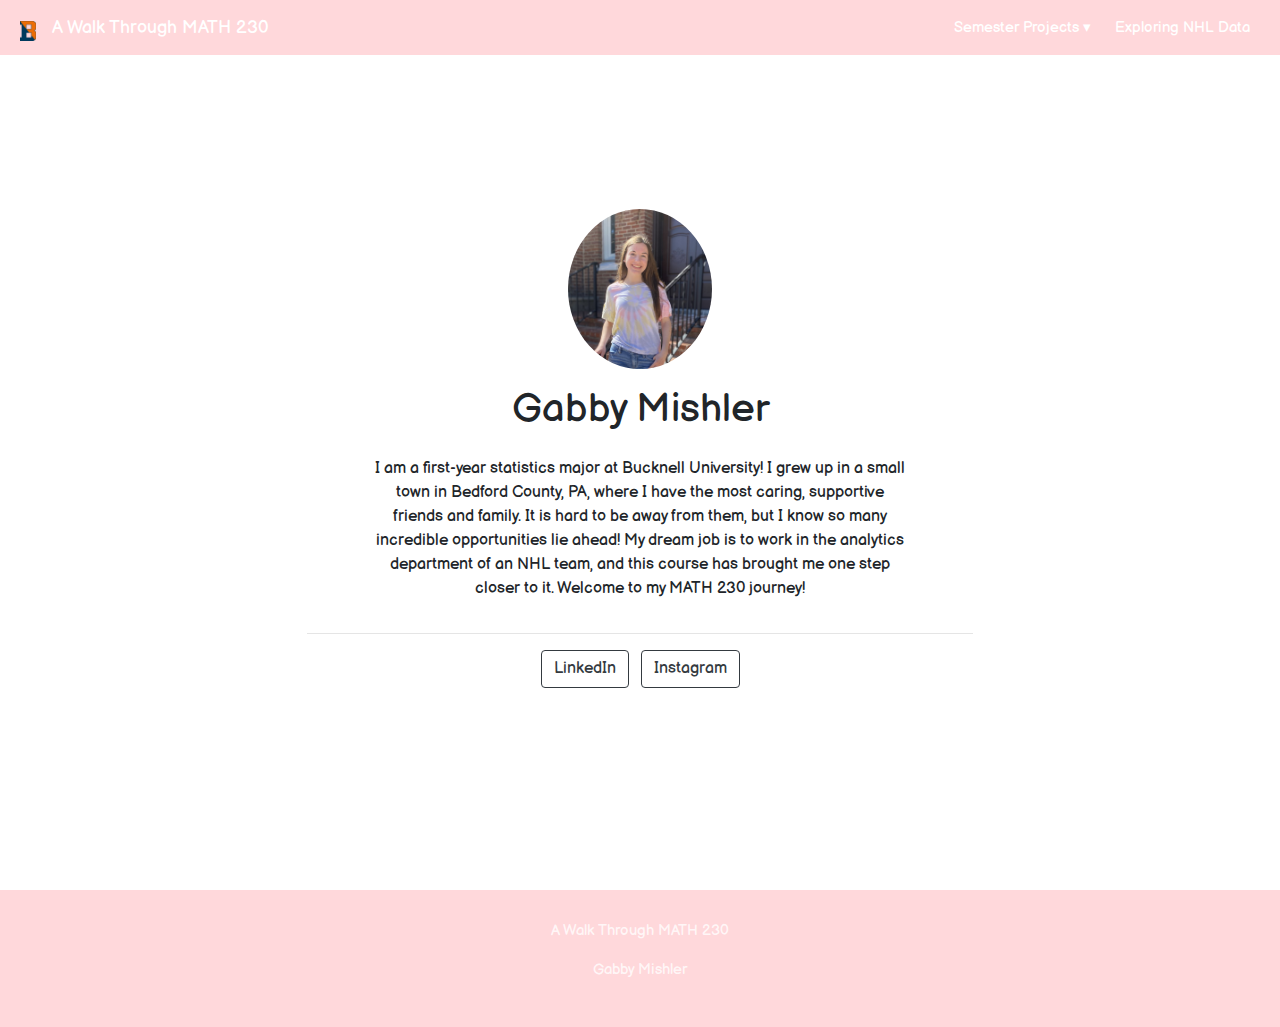
<file: GabbyMishler_Website/docs/index.html>
<!doctype html>
<html lang="en">
  <head>
    <!-- Required meta tags -->
    <meta charset="utf-8">
    <meta name="viewport" content="width=device-width, initial-scale=1, shrink-to-fit=no">

    <!-- Bootstrap CSS -->
    <link rel="stylesheet" href="https://stackpath.bootstrapcdn.com/bootstrap/4.5.0/css/bootstrap.min.css">

    <title>Gabby Mishler</title>

    
          <!--radix_placeholder_navigation_in_header-->
          <meta name="distill:offset" content=""/>

          <script type="application/javascript">

            window.headroom_prevent_pin = false;

            window.document.addEventListener("DOMContentLoaded", function (event) {

              // initialize headroom for banner
              var header = $('header').get(0);
              var headerHeight = header.offsetHeight;
              var headroom = new Headroom(header, {
                tolerance: 5,
                onPin : function() {
                  if (window.headroom_prevent_pin) {
                    window.headroom_prevent_pin = false;
                    headroom.unpin();
                  }
                }
              });
              headroom.init();
              if(window.location.hash)
                headroom.unpin();
              $(header).addClass('headroom--transition');

              // offset scroll location for banner on hash change
              // (see: https://github.com/WickyNilliams/headroom.js/issues/38)
              window.addEventListener("hashchange", function(event) {
                window.scrollTo(0, window.pageYOffset - (headerHeight + 25));
              });

              // responsive menu
              $('.distill-site-header').each(function(i, val) {
                var topnav = $(this);
                var toggle = topnav.find('.nav-toggle');
                toggle.on('click', function() {
                  topnav.toggleClass('responsive');
                });
              });

              // nav dropdowns
              $('.nav-dropbtn').click(function(e) {
                $(this).next('.nav-dropdown-content').toggleClass('nav-dropdown-active');
                $(this).parent().siblings('.nav-dropdown')
                   .children('.nav-dropdown-content').removeClass('nav-dropdown-active');
              });
              $("body").click(function(e){
                $('.nav-dropdown-content').removeClass('nav-dropdown-active');
              });
              $(".nav-dropdown").click(function(e){
                e.stopPropagation();
              });
            });
          </script>

          <style type="text/css">

          /* Theme (user-documented overrideables for nav appearance) */

          .distill-site-nav {
            color: rgba(255, 255, 255, 0.8);
            background-color: #0F2E3D;
            font-size: 15px;
            font-weight: 300;
          }

          .distill-site-nav a {
            color: inherit;
            text-decoration: none;
          }

          .distill-site-nav a:hover {
            color: white;
          }

          @media print {
            .distill-site-nav {
              display: none;
            }
          }

          .distill-site-header {

          }

          .distill-site-footer {

          }


          /* Site Header */

          .distill-site-header {
            width: 100%;
            box-sizing: border-box;
            z-index: 3;
          }

          .distill-site-header .nav-left {
            display: inline-block;
            margin-left: 8px;
          }

          @media screen and (max-width: 768px) {
            .distill-site-header .nav-left {
              margin-left: 0;
            }
          }


          .distill-site-header .nav-right {
            float: right;
            margin-right: 8px;
          }

          .distill-site-header a,
          .distill-site-header .title {
            display: inline-block;
            text-align: center;
            padding: 14px 10px 14px 10px;
          }

          .distill-site-header .title {
            font-size: 18px;
            min-width: 150px;
          }

          .distill-site-header .logo {
            padding: 0;
          }

          .distill-site-header .logo img {
            display: none;
            max-height: 20px;
            width: auto;
            margin-bottom: -4px;
          }

          .distill-site-header .nav-image img {
            max-height: 18px;
            width: auto;
            display: inline-block;
            margin-bottom: -3px;
          }



          @media screen and (min-width: 1000px) {
            .distill-site-header .logo img {
              display: inline-block;
            }
            .distill-site-header .nav-left {
              margin-left: 20px;
            }
            .distill-site-header .nav-right {
              margin-right: 20px;
            }
            .distill-site-header .title {
              padding-left: 12px;
            }
          }


          .distill-site-header .nav-toggle {
            display: none;
          }

          .nav-dropdown {
            display: inline-block;
            position: relative;
          }

          .nav-dropdown .nav-dropbtn {
            border: none;
            outline: none;
            color: rgba(255, 255, 255, 0.8);
            padding: 16px 10px;
            background-color: transparent;
            font-family: inherit;
            font-size: inherit;
            font-weight: inherit;
            margin: 0;
            margin-top: 1px;
            z-index: 2;
          }

          .nav-dropdown-content {
            display: none;
            position: absolute;
            background-color: white;
            min-width: 200px;
            border: 1px solid rgba(0,0,0,0.15);
            border-radius: 4px;
            box-shadow: 0px 8px 16px 0px rgba(0,0,0,0.1);
            z-index: 1;
            margin-top: 2px;
            white-space: nowrap;
            padding-top: 4px;
            padding-bottom: 4px;
          }

          .nav-dropdown-content hr {
            margin-top: 4px;
            margin-bottom: 4px;
            border: none;
            border-bottom: 1px solid rgba(0, 0, 0, 0.1);
          }

          .nav-dropdown-active {
            display: block;
          }

          .nav-dropdown-content a, .nav-dropdown-content .nav-dropdown-header {
            color: black;
            padding: 6px 24px;
            text-decoration: none;
            display: block;
            text-align: left;
          }

          .nav-dropdown-content .nav-dropdown-header {
            display: block;
            padding: 5px 24px;
            padding-bottom: 0;
            text-transform: uppercase;
            font-size: 14px;
            color: #999999;
            white-space: nowrap;
          }

          .nav-dropdown:hover .nav-dropbtn {
            color: white;
          }

          .nav-dropdown-content a:hover {
            background-color: #ddd;
            color: black;
          }

          .nav-right .nav-dropdown-content {
            margin-left: -45%;
            right: 0;
          }

          @media screen and (max-width: 768px) {
            .distill-site-header a, .distill-site-header .nav-dropdown  {display: none;}
            .distill-site-header a.nav-toggle {
              float: right;
              display: block;
            }
            .distill-site-header .title {
              margin-left: 0;
            }
            .distill-site-header .nav-right {
              margin-right: 0;
            }
            .distill-site-header {
              overflow: hidden;
            }
            .nav-right .nav-dropdown-content {
              margin-left: 0;
            }
          }


          @media screen and (max-width: 768px) {
            .distill-site-header.responsive {position: relative; min-height: 500px; }
            .distill-site-header.responsive a.nav-toggle {
              position: absolute;
              right: 0;
              top: 0;
            }
            .distill-site-header.responsive a,
            .distill-site-header.responsive .nav-dropdown {
              display: block;
              text-align: left;
            }
            .distill-site-header.responsive .nav-left,
            .distill-site-header.responsive .nav-right {
              width: 100%;
            }
            .distill-site-header.responsive .nav-dropdown {float: none;}
            .distill-site-header.responsive .nav-dropdown-content {position: relative;}
            .distill-site-header.responsive .nav-dropdown .nav-dropbtn {
              display: block;
              width: 100%;
              text-align: left;
            }
          }

          /* Site Footer */

          .distill-site-footer {
            width: 100%;
            overflow: hidden;
            box-sizing: border-box;
            z-index: 3;
            margin-top: 30px;
            padding-top: 30px;
            padding-bottom: 30px;
            text-align: center;
          }

          /* Headroom */

          d-title {
            padding-top: 6rem;
          }

          @media print {
            d-title {
              padding-top: 4rem;
            }
          }

          .headroom {
            z-index: 1000;
            position: fixed;
            top: 0;
            left: 0;
            right: 0;
          }

          .headroom--transition {
            transition: all .4s ease-in-out;
          }

          .headroom--unpinned {
            top: -100px;
          }

          .headroom--pinned {
            top: 0;
          }

          /* adjust viewport for navbar height */
          /* helps vertically center bootstrap (non-distill) content */
          .min-vh-100 {
            min-height: calc(100vh - 100px) !important;
          }

          </style>

          <script src="site_libs/jquery-3.6.0/jquery-3.6.0.min.js"></script>
          <link href="site_libs/font-awesome-5.1.0/css/all.css" rel="stylesheet"/>
          <link href="site_libs/font-awesome-5.1.0/css/v4-shims.css" rel="stylesheet"/>
          <script src="site_libs/headroom-0.9.4/headroom.min.js"></script>
          <script src="site_libs/autocomplete-0.37.1/autocomplete.min.js"></script>
          <script src="site_libs/fuse-6.4.1/fuse.min.js"></script>

          <script type="application/javascript">

          function getMeta(metaName) {
            var metas = document.getElementsByTagName('meta');
            for (let i = 0; i < metas.length; i++) {
              if (metas[i].getAttribute('name') === metaName) {
                return metas[i].getAttribute('content');
              }
            }
            return '';
          }

          function offsetURL(url) {
            var offset = getMeta('distill:offset');
            return offset ? offset + '/' + url : url;
          }

          function createFuseIndex() {

            // create fuse index
            var options = {
              keys: [
                { name: 'title', weight: 20 },
                { name: 'categories', weight: 15 },
                { name: 'description', weight: 10 },
                { name: 'contents', weight: 5 },
              ],
              ignoreLocation: true,
              threshold: 0
            };
            var fuse = new window.Fuse([], options);

            // fetch the main search.json
            return fetch(offsetURL('search.json'))
              .then(function(response) {
                if (response.status == 200) {
                  return response.json().then(function(json) {
                    // index main articles
                    json.articles.forEach(function(article) {
                      fuse.add(article);
                    });
                    // download collections and index their articles
                    return Promise.all(json.collections.map(function(collection) {
                      return fetch(offsetURL(collection)).then(function(response) {
                        if (response.status === 200) {
                          return response.json().then(function(articles) {
                            articles.forEach(function(article) {
                              fuse.add(article);
                            });
                          })
                        } else {
                          return Promise.reject(
                            new Error('Unexpected status from search index request: ' +
                                      response.status)
                          );
                        }
                      });
                    })).then(function() {
                      return fuse;
                    });
                  });

                } else {
                  return Promise.reject(
                    new Error('Unexpected status from search index request: ' +
                                response.status)
                  );
                }
              });
          }

          window.document.addEventListener("DOMContentLoaded", function (event) {

            // get search element (bail if we don't have one)
            var searchEl = window.document.getElementById('distill-search');
            if (!searchEl)
              return;

            createFuseIndex()
              .then(function(fuse) {

                // make search box visible
                searchEl.classList.remove('hidden');

                // initialize autocomplete
                var options = {
                  autoselect: true,
                  hint: false,
                  minLength: 2,
                };
                window.autocomplete(searchEl, options, [{
                  source: function(query, callback) {
                    const searchOptions = {
                      isCaseSensitive: false,
                      shouldSort: true,
                      minMatchCharLength: 2,
                      limit: 10,
                    };
                    var results = fuse.search(query, searchOptions);
                    callback(results
                      .map(function(result) { return result.item; })
                    );
                  },
                  templates: {
                    suggestion: function(suggestion) {
                      var img = suggestion.preview && Object.keys(suggestion.preview).length > 0
                        ? `<img src="${offsetURL(suggestion.preview)}"</img>`
                        : '';
                      var html = `
                        <div class="search-item">
                          <h3>${suggestion.title}</h3>
                          <div class="search-item-description">
                            ${suggestion.description || ''}
                          </div>
                          <div class="search-item-preview">
                            ${img}
                          </div>
                        </div>
                      `;
                      return html;
                    }
                  }
                }]).on('autocomplete:selected', function(event, suggestion) {
                  window.location.href = offsetURL(suggestion.path);
                });
                // remove inline display style on autocompleter (we want to
                // manage responsive display via css)
                $('.algolia-autocomplete').css("display", "");
              })
              .catch(function(error) {
                console.log(error);
              });

          });

          </script>

          <style type="text/css">

          .nav-search {
            font-size: x-small;
          }

          /* Algolioa Autocomplete */

          .algolia-autocomplete {
            display: inline-block;
            margin-left: 10px;
            vertical-align: sub;
            background-color: white;
            color: black;
            padding: 6px;
            padding-top: 8px;
            padding-bottom: 0;
            border-radius: 6px;
            border: 1px #0F2E3D solid;
            width: 180px;
          }


          @media screen and (max-width: 768px) {
            .distill-site-nav .algolia-autocomplete {
              display: none;
              visibility: hidden;
            }
            .distill-site-nav.responsive .algolia-autocomplete {
              display: inline-block;
              visibility: visible;
            }
            .distill-site-nav.responsive .algolia-autocomplete .aa-dropdown-menu {
              margin-left: 0;
              width: 400px;
              max-height: 400px;
            }
          }

          .algolia-autocomplete .aa-input, .algolia-autocomplete .aa-hint {
            width: 90%;
            outline: none;
            border: none;
          }

          .algolia-autocomplete .aa-hint {
            color: #999;
          }
          .algolia-autocomplete .aa-dropdown-menu {
            width: 550px;
            max-height: 70vh;
            overflow-x: visible;
            overflow-y: scroll;
            padding: 5px;
            margin-top: 3px;
            margin-left: -150px;
            background-color: #fff;
            border-radius: 5px;
            border: 1px solid #999;
            border-top: none;
          }

          .algolia-autocomplete .aa-dropdown-menu .aa-suggestion {
            cursor: pointer;
            padding: 5px 4px;
            border-bottom: 1px solid #eee;
          }

          .algolia-autocomplete .aa-dropdown-menu .aa-suggestion:last-of-type {
            border-bottom: none;
            margin-bottom: 2px;
          }

          .algolia-autocomplete .aa-dropdown-menu .aa-suggestion .search-item {
            overflow: hidden;
            font-size: 0.8em;
            line-height: 1.4em;
          }

          .algolia-autocomplete .aa-dropdown-menu .aa-suggestion .search-item h3 {
            font-size: 1rem;
            margin-block-start: 0;
            margin-block-end: 5px;
          }

          .algolia-autocomplete .aa-dropdown-menu .aa-suggestion .search-item-description {
            display: inline-block;
            overflow: hidden;
            height: 2.8em;
            width: 80%;
            margin-right: 4%;
          }

          .algolia-autocomplete .aa-dropdown-menu .aa-suggestion .search-item-preview {
            display: inline-block;
            width: 15%;
          }

          .algolia-autocomplete .aa-dropdown-menu .aa-suggestion .search-item-preview img {
            height: 3em;
            width: auto;
            display: none;
          }

          .algolia-autocomplete .aa-dropdown-menu .aa-suggestion .search-item-preview img[src] {
            display: initial;
          }

          .algolia-autocomplete .aa-dropdown-menu .aa-suggestion.aa-cursor {
            background-color: #eee;
          }
          .algolia-autocomplete .aa-dropdown-menu .aa-suggestion em {
            font-weight: bold;
            font-style: normal;
          }

          </style>


          <!--/radix_placeholder_navigation_in_header-->
          <!--radix_placeholder_site_in_header-->
          <!--/radix_placeholder_site_in_header-->
          
          <style type="text/css">
          body {
            padding-top: 60px;
          }
          </style>
          <style type="text/css">
          /* base variables */

          /* Edit the CSS properties in this file to create a custom
             Distill theme. Only edit values in the right column
             for each row; values shown are the CSS defaults.
             To return any property to the default,
             you may set its value to: unset
             All rows must end with a semi-colon.                      */

          /* Optional: embed custom fonts here with `@import`          */
          /* This must remain at the top of this file.                 */



          html {
            /*-- Main font sizes --*/
            --title-size:      50px;
            --body-size:       1.06rem;
            --code-size:       14px;
            --aside-size:      12px;
            --fig-cap-size:    13px;
            /*-- Main font colors --*/
            --title-color:     #000000;
            --header-color:    rgba(0, 0, 0, 0.8);
            --body-color:      rgba(0, 0, 0, 0.8);
            --aside-color:     rgba(0, 0, 0, 0.6);
            --fig-cap-color:   rgba(0, 0, 0, 0.6);
            /*-- Specify custom fonts ~~~ must be imported above   --*/
            --heading-font:    sans-serif;
            --mono-font:       monospace;
            --body-font:       sans-serif;
            --navbar-font:     sans-serif;  /* websites + blogs only */
          }

          /*-- ARTICLE METADATA --*/
          d-byline {
            --heading-size:    0.6rem;
            --heading-color:   rgba(0, 0, 0, 0.5);
            --body-size:       0.8rem;
            --body-color:      rgba(0, 0, 0, 0.8);
          }

          /*-- ARTICLE TABLE OF CONTENTS --*/
          .d-contents {
            --heading-size:    18px;
            --contents-size:   13px;
          }

          /*-- ARTICLE APPENDIX --*/
          d-appendix {
            --heading-size:    15px;
            --heading-color:   rgba(0, 0, 0, 0.65);
            --text-size:       0.8em;
            --text-color:      rgba(0, 0, 0, 0.5);
          }

          /*-- WEBSITE HEADER + FOOTER --*/
          /* These properties only apply to Distill sites and blogs  */

          .distill-site-header {
            --title-size:       18px;
            --text-color:       rgba(255, 255, 255, 0.8);
            --text-size:        15px;
            --hover-color:      white;
            --bkgd-color:       #0F2E3D;
          }

          .distill-site-footer {
            --text-color:       rgba(255, 255, 255, 0.8);
            --text-size:        15px;
            --hover-color:      white;
            --bkgd-color:       #0F2E3D;
          }

          /*-- Additional custom styles --*/
          /* Add any additional CSS rules below                      */
          </style>
          <style type="text/css">
          /* base variables */

          /* Edit the CSS properties in this file to create a custom
             Distill theme. Only edit values in the right column
             for each row; values shown are the CSS defaults.
             To return any property to the default,
             you may set its value to: unset
             All rows must end with a semi-colon.                      */

          /* Optional: embed custom fonts here with `@import`          */
          /* This must remain at the top of this file.                 */

          @import url('https://fonts.googleapis.com/css2?family=Balsamiq+Sans&family=Poppins:wght@200&display=swap');

          html {
            /*-- Main font sizes --*/
            --title-size:      50px;
            --body-size:       1.06rem;
            --code-size:       14px;
            --aside-size:      12px;
            --fig-cap-size:    13px;
            /*-- Main font colors --*/
            --title-color:     #000000;
            --header-color:    rgba(0, 0, 0, 0.8);
            --body-color:      rgba(0, 0, 0, 0.8);
            --aside-color:     rgba(0, 0, 0, 0.6);
            --fig-cap-color:   rgba(0, 0, 0, 0.6);
            /*-- Specify custom fonts ~~~ must be imported above   --*/
            --heading-font:    "Balsamiq Sans", cursive;
            --mono-font:       "Balsamiq Sans", cursive;
            --body-font:       "Balsamiq Sans", cursive;
            --navbar-font:     "Balsamiq Sans", cursive;
          }

          /*-- ARTICLE METADATA --*/
          d-byline {
            --heading-size:    0.6rem;
            --heading-color:   rgba(0, 0, 0, 0.5);
            --body-size:       0.8rem;
            --body-color:      rgba(0, 0, 0, 0.8);
          }

          /*-- ARTICLE TABLE OF CONTENTS --*/
          .d-contents {
            --heading-size:    18px;
            --contents-size:   13px;
          }

          /*-- ARTICLE APPENDIX --*/
          d-appendix {
            --heading-size:    15px;
            --heading-color:   rgba(0, 0, 0, 0.65);
            --text-size:       0.8em;
            --text-color:      rgba(0, 0, 0, 0.5);
          }

          /*-- WEBSITE HEADER + FOOTER --*/
          /* These properties only apply to Distill sites and blogs  */

          .distill-site-header {
            --title-size:       18px;    
            --text-color:       white; 
            --text-size:        15px;
            --hover-color:      midnightblue; 
            --bkgd-color:       #ffd8db; 
          }

          .distill-site-footer {
            --text-color:       rgba(255, 255, 255, 0.8);
            --text-size:        15px;
            --hover-color:      midnightblue;
            --bkgd-color:       #ffd8db;
            --line-height:      12px;
          }

          /*-- Additional custom styles --*/
          /* Add any additional CSS rules below                      */
          </style>
          <style type="text/css">
          /* base style */

          /* FONT FAMILIES */

          :root {
            --heading-default: -apple-system, BlinkMacSystemFont, "Segoe UI", Roboto, Oxygen, Ubuntu, Cantarell, "Fira Sans", "Droid Sans", "Helvetica Neue", Arial, sans-serif;
            --mono-default: Consolas, Monaco, 'Andale Mono', 'Ubuntu Mono', monospace;
            --body-default: -apple-system, BlinkMacSystemFont, "Segoe UI", Roboto, Oxygen, Ubuntu, Cantarell, "Fira Sans", "Droid Sans", "Helvetica Neue", Arial, sans-serif;
          }

          body,
          .posts-list .post-preview p,
          .posts-list .description p {
            font-family: var(--body-font), var(--body-default);
          }

          h1, h2, h3, h4, h5, h6,
          .posts-list .post-preview h2,
          .posts-list .description h2 {
            font-family: var(--heading-font), var(--heading-default);
          }

          d-article div.sourceCode code,
          d-article pre code {
            font-family: var(--mono-font), var(--mono-default);
          }


          /*-- TITLE --*/
          d-title h1,
          .posts-list > h1 {
            color: var(--title-color, black);
          }

          d-title h1 {
            font-size: var(--title-size, 50px);
          }

          /*-- HEADERS --*/
          d-article h1,
          d-article h2,
          d-article h3,
          d-article h4,
          d-article h5,
          d-article h6 {
            color: var(--header-color, rgba(0, 0, 0, 0.8));
          }

          /*-- BODY --*/
          d-article > p,  /* only text inside of <p> tags */
          d-article > ul, /* lists */
          d-article > ol {
            color: var(--body-color, rgba(0, 0, 0, 0.8));
            font-size: var(--body-size, 1.06rem);
          }


          /*-- CODE --*/
          d-article div.sourceCode code,
          d-article pre code {
            font-size: var(--code-size, 14px);
          }

          /*-- ASIDE --*/
          d-article aside {
            font-size: var(--aside-size, 12px);
            color: var(--aside-color, rgba(0, 0, 0, 0.6));
          }

          /*-- FIGURE CAPTIONS --*/
          figure .caption,
          figure figcaption,
          .figure .caption {
            font-size: var(--fig-cap-size, 13px);
            color: var(--fig-cap-color, rgba(0, 0, 0, 0.6));
          }

          /*-- METADATA --*/
          d-byline h3 {
            font-size: var(--heading-size, 0.6rem);
            color: var(--heading-color, rgba(0, 0, 0, 0.5));
          }

          d-byline {
            font-size: var(--body-size, 0.8rem);
            color: var(--body-color, rgba(0, 0, 0, 0.8));
          }

          d-byline a,
          d-article d-byline a {
            color: var(--body-color, rgba(0, 0, 0, 0.8));
          }

          /*-- TABLE OF CONTENTS --*/
          .d-contents nav h3 {
            font-size: var(--heading-size, 18px);
          }

          .d-contents nav a {
            font-size: var(--contents-size, 13px);
          }

          /*-- APPENDIX --*/
          d-appendix h3 {
            font-size: var(--heading-size, 15px);
            color: var(--heading-color, rgba(0, 0, 0, 0.65));
          }

          d-appendix {
            font-size: var(--text-size, 0.8em);
            color: var(--text-color, rgba(0, 0, 0, 0.5));
          }

          d-appendix d-footnote-list a.footnote-backlink {
            color: var(--text-color, rgba(0, 0, 0, 0.5));
          }

          /*-- WEBSITE HEADER + FOOTER --*/
          .distill-site-header .title {
            font-size: var(--title-size, 18px);
            font-family: var(--navbar-font), var(--heading-default);
          }

          .distill-site-header a,
          .nav-dropdown .nav-dropbtn {
            font-family: var(--navbar-font), var(--heading-default);
          }

          .nav-dropdown .nav-dropbtn {
            color: var(--text-color, rgba(255, 255, 255, 0.8));
            font-size: var(--text-size, 15px);
          }

          .distill-site-header a:hover,
          .nav-dropdown:hover .nav-dropbtn {
            color: var(--hover-color, white);
          }

          .distill-site-header {
            font-size: var(--text-size, 15px);
            color: var(--text-color, rgba(255, 255, 255, 0.8));
            background-color: var(--bkgd-color, #0F2E3D);
          }

          .distill-site-footer {
            font-size: var(--text-size, 15px);
            color: var(--text-color, rgba(255, 255, 255, 0.8));
            background-color: var(--bkgd-color, #0F2E3D);
          }

          .distill-site-footer a:hover {
            color: var(--hover-color, white);
          }</style>
          <script src="C:\Users\gabby\OneDrive\Documents\R\win-library\4.1\rmarkdown\rmd\h\pandoc\header-attrs.js"></script>
    
    
  </head>
  <body>

          <!--radix_placeholder_navigation_before_body-->
          <header class="header header--fixed" role="banner">
          <nav class="distill-site-nav distill-site-header">
          <div class="nav-left">
          <a class="logo">
          <img src="Bucknell Logo.png" alt="Logo"/>
          </a>
          <a href="index.html" class="title">A Walk Through MATH 230</a>
          </div>
          <div class="nav-right">
          <div class="nav-dropdown">
          <button class="nav-dropbtn">
          Semester Projects
           
          <span class="down-arrow">&#x25BE;</span>
          </button>
          <div class="nav-dropdown-content">
          <a href="Generative-Art.html">Generative Art</a>
          <a href="GG-Side.html">GGSide Extension</a>
          <a href="Personal-Favorites.html">Personal Favorites</a>
          <a href="Shiny-Application.html">Shiny Application</a>
          </div>
          </div>
          <a href="NHL-Stats.html">Exploring NHL Data</a>
          <a href="javascript:void(0);" class="nav-toggle">&#9776;</a>
          </div>
          </nav>
          </header>
          <!--/radix_placeholder_navigation_before_body-->
          <!--radix_placeholder_site_before_body-->
          <!--/radix_placeholder_site_before_body-->
    
    <div class="container min-vh-100">
      <div class="row min-vh-100 justify-content-center align-items-center">
        <div class="col-12 text-center">
          <img src="gabby.png" style="height:10rem" class="rounded-circle">
          <div class="mt-3">
            <h1>Gabby Mishler</h1>
          </div>
          <div class="row justify-content-center align-items-center">
            <div class="col-6 mt-3 text-center d-none d-sm-block">
              <p>I am a first-year statistics major at Bucknell
              University! I grew up in a small town in Bedford County,
              PA, where I have the most caring, supportive friends and
              family. It is hard to be away from them, but I know so
              many incredible opportunities lie ahead! My dream job is
              to work in the analytics department of an NHL team, and
              this course has brought me one step closer to it. Welcome
              to my MATH 230 journey!</p>
            </div>
            <div class="col-11 mt-3 text-center d-block d-sm-none">
              <p>I am a first-year statistics major at Bucknell
              University! I grew up in a small town in Bedford County,
              PA, where I have the most caring, supportive friends and
              family. It is hard to be away from them, but I know so
              many incredible opportunities lie ahead! My dream job is
              to work in the analytics department of an NHL team, and
              this course has brought me one step closer to it. Welcome
              to my MATH 230 journey!</p>
            </div>
          </div>

          <hr style="width:60%;"/>

          <div class="row justify-content-center align-items-center">
            <div class="col-8 text-center d-none d-sm-block">
              <ul class="list-inline">
                                <li class="list-inline-item">
                  <a href=https://www.linkedin.com/in/gabby-mishler-523a39232>
                    <button type="button" class="btn btn-outline-dark mb-2">
                      LinkedIn
                    </button>
                  </a>
                </li>
                                <li class="list-inline-item">
                  <a href=https://www.instagram.com/gabbymishler58/>
                    <button type="button" class="btn btn-outline-dark mb-2">
                      Instagram
                    </button>
                  </a>
                </li>
                              </ul>
            </div>
          </div>

          <div class="row justify-content-center align-items-center">
            <div class="col-8 m-1 text-center d-block d-sm-none">
              <div class="list-group">
                                <a href=https://www.linkedin.com/in/gabby-mishler-523a39232>
                  <button type="button" class="list-group-item list-group-item-action my-1 rounded">
                    LinkedIn
                  </button>
                </a>
                                <a href=https://www.instagram.com/gabbymishler58/>
                  <button type="button" class="list-group-item list-group-item-action my-1 rounded">
                    Instagram
                  </button>
                </a>
                              </div>
            </div>
          </div>
        </div>
      </div>
    </div>

    <!-- Optional JavaScript -->
    <!-- jQuery first, then Popper.js, then Bootstrap JS -->
    <script src="https://code.jquery.com/jquery-3.5.1.slim.min.js" integrity="sha384-DfXdz2htPH0lsSSs5nCTpuj/zy4C+OGpamoFVy38MVBnE+IbbVYUew+OrCXaRkfj" crossorigin="anonymous"></script>
    <script src="https://cdn.jsdelivr.net/npm/popper.js@1.16.0/dist/umd/popper.min.js" integrity="sha384-Q6E9RHvbIyZFJoft+2mJbHaEWldlvI9IOYy5n3zV9zzTtmI3UksdQRVvoxMfooAo" crossorigin="anonymous"></script>
    <script src="https://stackpath.bootstrapcdn.com/bootstrap/4.5.0/js/bootstrap.min.js" integrity="sha384-OgVRvuATP1z7JjHLkuOU7Xw704+h835Lr+6QL9UvYjZE3Ipu6Tp75j7Bh/kR0JKI" crossorigin="anonymous"></script>

          <!--radix_placeholder_site_after_body-->
          <!--/radix_placeholder_site_after_body-->
          <!--radix_placeholder_navigation_after_body-->
          <div class="distill-site-nav distill-site-footer">
          <p>A Walk Through MATH 230</p>
          <p>Gabby Mishler</p>
          </div>
          <!--/radix_placeholder_navigation_after_body-->

    
  </body>
</html>
</file>
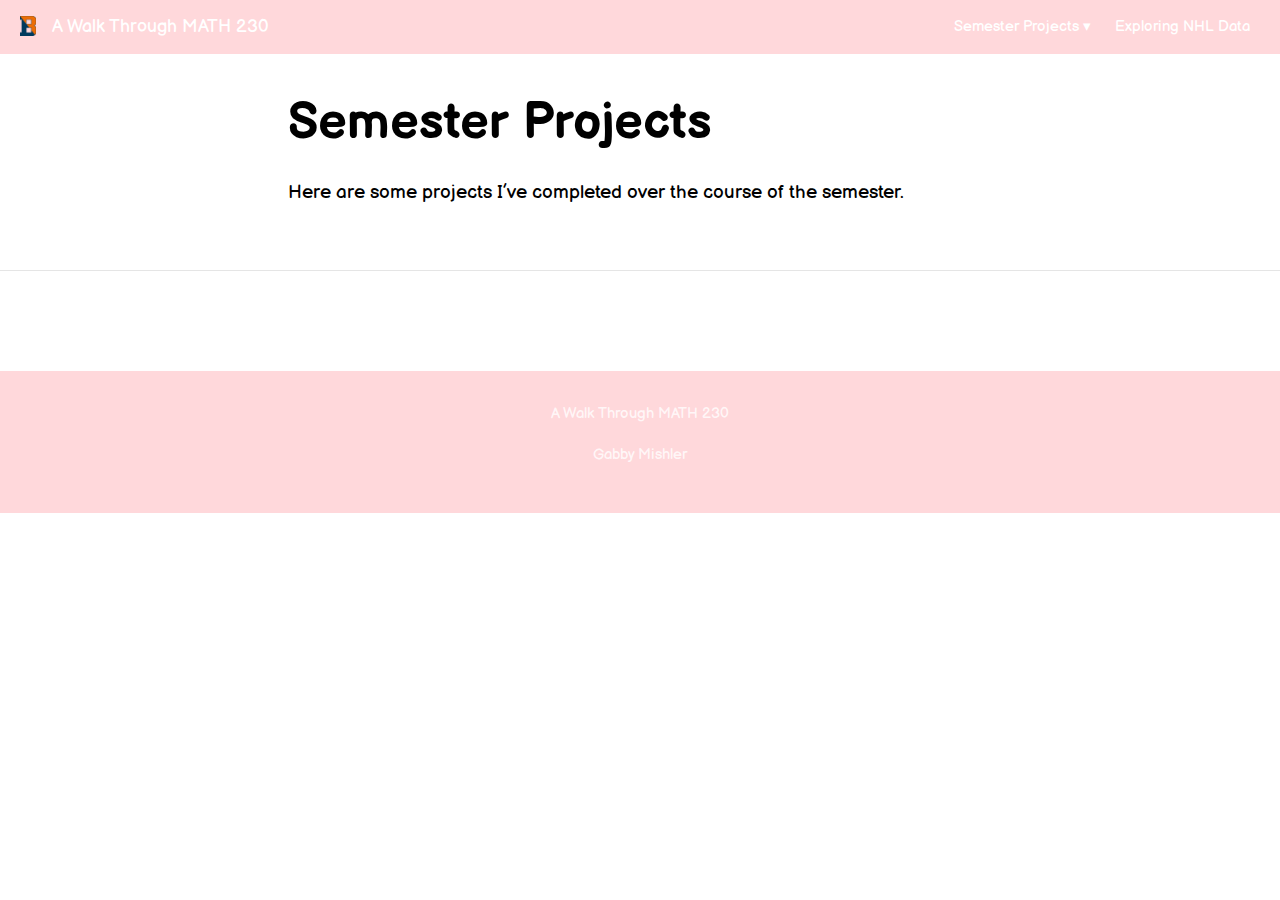
<file: GabbyMishler_Website/docs/about.html>
<!DOCTYPE html>

<html xmlns="http://www.w3.org/1999/xhtml" lang="" xml:lang="">

<head>
  <meta charset="utf-8"/>
  <meta name="viewport" content="width=device-width, initial-scale=1"/>
  <meta http-equiv="X-UA-Compatible" content="IE=Edge,chrome=1"/>
  <meta name="generator" content="distill" />

  <style type="text/css">
  /* Hide doc at startup (prevent jankiness while JS renders/transforms) */
  body {
    visibility: hidden;
  }
  </style>

 <!--radix_placeholder_import_source-->
 <!--/radix_placeholder_import_source-->

<style type="text/css">code{white-space: pre;}</style>
<style type="text/css" data-origin="pandoc">
pre > code.sourceCode { white-space: pre; position: relative; }
pre > code.sourceCode > span { display: inline-block; line-height: 1.25; }
pre > code.sourceCode > span:empty { height: 1.2em; }
.sourceCode { overflow: visible; }
code.sourceCode > span { color: inherit; text-decoration: inherit; }
div.sourceCode { margin: 1em 0; }
pre.sourceCode { margin: 0; }
@media screen {
div.sourceCode { overflow: auto; }
}
@media print {
pre > code.sourceCode { white-space: pre-wrap; }
pre > code.sourceCode > span { text-indent: -5em; padding-left: 5em; }
}
pre.numberSource code
  { counter-reset: source-line 0; }
pre.numberSource code > span
  { position: relative; left: -4em; counter-increment: source-line; }
pre.numberSource code > span > a:first-child::before
  { content: counter(source-line);
    position: relative; left: -1em; text-align: right; vertical-align: baseline;
    border: none; display: inline-block;
    -webkit-touch-callout: none; -webkit-user-select: none;
    -khtml-user-select: none; -moz-user-select: none;
    -ms-user-select: none; user-select: none;
    padding: 0 4px; width: 4em;
    color: #aaaaaa;
  }
pre.numberSource { margin-left: 3em; border-left: 1px solid #aaaaaa;  padding-left: 4px; }
div.sourceCode
  {   }
@media screen {
pre > code.sourceCode > span > a:first-child::before { text-decoration: underline; }
}
code span.al { color: #ad0000; } /* Alert */
code span.an { color: #5e5e5e; } /* Annotation */
code span.at { } /* Attribute */
code span.bn { color: #ad0000; } /* BaseN */
code span.bu { } /* BuiltIn */
code span.cf { color: #007ba5; } /* ControlFlow */
code span.ch { color: #20794d; } /* Char */
code span.cn { color: #8f5902; } /* Constant */
code span.co { color: #5e5e5e; } /* Comment */
code span.cv { color: #5e5e5e; font-style: italic; } /* CommentVar */
code span.do { color: #5e5e5e; font-style: italic; } /* Documentation */
code span.dt { color: #ad0000; } /* DataType */
code span.dv { color: #ad0000; } /* DecVal */
code span.er { color: #ad0000; } /* Error */
code span.ex { } /* Extension */
code span.fl { color: #ad0000; } /* Float */
code span.fu { color: #4758ab; } /* Function */
code span.im { } /* Import */
code span.in { color: #5e5e5e; } /* Information */
code span.kw { color: #007ba5; } /* Keyword */
code span.op { color: #5e5e5e; } /* Operator */
code span.ot { color: #007ba5; } /* Other */
code span.pp { color: #ad0000; } /* Preprocessor */
code span.sc { color: #5e5e5e; } /* SpecialChar */
code span.ss { color: #20794d; } /* SpecialString */
code span.st { color: #20794d; } /* String */
code span.va { color: #111111; } /* Variable */
code span.vs { color: #20794d; } /* VerbatimString */
code span.wa { color: #5e5e5e; font-style: italic; } /* Warning */
</style>


  <!--radix_placeholder_meta_tags-->
  <title>A Walk Through MATH 230: Semester Projects</title>

  <meta property="description" itemprop="description" content="Here are some projects I&#39;ve completed over the course of the semester."/>



  <!--  https://developers.facebook.com/docs/sharing/webmasters#markup -->
  <meta property="og:title" content="A Walk Through MATH 230: Semester Projects"/>
  <meta property="og:type" content="article"/>
  <meta property="og:description" content="Here are some projects I&#39;ve completed over the course of the semester."/>
  <meta property="og:locale" content="en_US"/>
  <meta property="og:site_name" content="A Walk Through MATH 230"/>

  <!--  https://dev.twitter.com/cards/types/summary -->
  <meta property="twitter:card" content="summary"/>
  <meta property="twitter:title" content="A Walk Through MATH 230: Semester Projects"/>
  <meta property="twitter:description" content="Here are some projects I&#39;ve completed over the course of the semester."/>

  <!--/radix_placeholder_meta_tags-->
  <!--radix_placeholder_rmarkdown_metadata-->

  <script type="text/json" id="radix-rmarkdown-metadata">
  {"type":"list","attributes":{"names":{"type":"character","attributes":{},"value":["title","description"]}},"value":[{"type":"character","attributes":{},"value":["Semester Projects"]},{"type":"character","attributes":{},"value":["Here are some projects I've completed over the course of the semester."]}]}
  </script>
  <!--/radix_placeholder_rmarkdown_metadata-->
  <!--radix_placeholder_navigation_in_header-->
  <meta name="distill:offset" content=""/>

  <script type="application/javascript">

    window.headroom_prevent_pin = false;

    window.document.addEventListener("DOMContentLoaded", function (event) {

      // initialize headroom for banner
      var header = $('header').get(0);
      var headerHeight = header.offsetHeight;
      var headroom = new Headroom(header, {
        tolerance: 5,
        onPin : function() {
          if (window.headroom_prevent_pin) {
            window.headroom_prevent_pin = false;
            headroom.unpin();
          }
        }
      });
      headroom.init();
      if(window.location.hash)
        headroom.unpin();
      $(header).addClass('headroom--transition');

      // offset scroll location for banner on hash change
      // (see: https://github.com/WickyNilliams/headroom.js/issues/38)
      window.addEventListener("hashchange", function(event) {
        window.scrollTo(0, window.pageYOffset - (headerHeight + 25));
      });

      // responsive menu
      $('.distill-site-header').each(function(i, val) {
        var topnav = $(this);
        var toggle = topnav.find('.nav-toggle');
        toggle.on('click', function() {
          topnav.toggleClass('responsive');
        });
      });

      // nav dropdowns
      $('.nav-dropbtn').click(function(e) {
        $(this).next('.nav-dropdown-content').toggleClass('nav-dropdown-active');
        $(this).parent().siblings('.nav-dropdown')
           .children('.nav-dropdown-content').removeClass('nav-dropdown-active');
      });
      $("body").click(function(e){
        $('.nav-dropdown-content').removeClass('nav-dropdown-active');
      });
      $(".nav-dropdown").click(function(e){
        e.stopPropagation();
      });
    });
  </script>

  <style type="text/css">

  /* Theme (user-documented overrideables for nav appearance) */

  .distill-site-nav {
    color: rgba(255, 255, 255, 0.8);
    background-color: #0F2E3D;
    font-size: 15px;
    font-weight: 300;
  }

  .distill-site-nav a {
    color: inherit;
    text-decoration: none;
  }

  .distill-site-nav a:hover {
    color: white;
  }

  @media print {
    .distill-site-nav {
      display: none;
    }
  }

  .distill-site-header {

  }

  .distill-site-footer {

  }


  /* Site Header */

  .distill-site-header {
    width: 100%;
    box-sizing: border-box;
    z-index: 3;
  }

  .distill-site-header .nav-left {
    display: inline-block;
    margin-left: 8px;
  }

  @media screen and (max-width: 768px) {
    .distill-site-header .nav-left {
      margin-left: 0;
    }
  }


  .distill-site-header .nav-right {
    float: right;
    margin-right: 8px;
  }

  .distill-site-header a,
  .distill-site-header .title {
    display: inline-block;
    text-align: center;
    padding: 14px 10px 14px 10px;
  }

  .distill-site-header .title {
    font-size: 18px;
    min-width: 150px;
  }

  .distill-site-header .logo {
    padding: 0;
  }

  .distill-site-header .logo img {
    display: none;
    max-height: 20px;
    width: auto;
    margin-bottom: -4px;
  }

  .distill-site-header .nav-image img {
    max-height: 18px;
    width: auto;
    display: inline-block;
    margin-bottom: -3px;
  }



  @media screen and (min-width: 1000px) {
    .distill-site-header .logo img {
      display: inline-block;
    }
    .distill-site-header .nav-left {
      margin-left: 20px;
    }
    .distill-site-header .nav-right {
      margin-right: 20px;
    }
    .distill-site-header .title {
      padding-left: 12px;
    }
  }


  .distill-site-header .nav-toggle {
    display: none;
  }

  .nav-dropdown {
    display: inline-block;
    position: relative;
  }

  .nav-dropdown .nav-dropbtn {
    border: none;
    outline: none;
    color: rgba(255, 255, 255, 0.8);
    padding: 16px 10px;
    background-color: transparent;
    font-family: inherit;
    font-size: inherit;
    font-weight: inherit;
    margin: 0;
    margin-top: 1px;
    z-index: 2;
  }

  .nav-dropdown-content {
    display: none;
    position: absolute;
    background-color: white;
    min-width: 200px;
    border: 1px solid rgba(0,0,0,0.15);
    border-radius: 4px;
    box-shadow: 0px 8px 16px 0px rgba(0,0,0,0.1);
    z-index: 1;
    margin-top: 2px;
    white-space: nowrap;
    padding-top: 4px;
    padding-bottom: 4px;
  }

  .nav-dropdown-content hr {
    margin-top: 4px;
    margin-bottom: 4px;
    border: none;
    border-bottom: 1px solid rgba(0, 0, 0, 0.1);
  }

  .nav-dropdown-active {
    display: block;
  }

  .nav-dropdown-content a, .nav-dropdown-content .nav-dropdown-header {
    color: black;
    padding: 6px 24px;
    text-decoration: none;
    display: block;
    text-align: left;
  }

  .nav-dropdown-content .nav-dropdown-header {
    display: block;
    padding: 5px 24px;
    padding-bottom: 0;
    text-transform: uppercase;
    font-size: 14px;
    color: #999999;
    white-space: nowrap;
  }

  .nav-dropdown:hover .nav-dropbtn {
    color: white;
  }

  .nav-dropdown-content a:hover {
    background-color: #ddd;
    color: black;
  }

  .nav-right .nav-dropdown-content {
    margin-left: -45%;
    right: 0;
  }

  @media screen and (max-width: 768px) {
    .distill-site-header a, .distill-site-header .nav-dropdown  {display: none;}
    .distill-site-header a.nav-toggle {
      float: right;
      display: block;
    }
    .distill-site-header .title {
      margin-left: 0;
    }
    .distill-site-header .nav-right {
      margin-right: 0;
    }
    .distill-site-header {
      overflow: hidden;
    }
    .nav-right .nav-dropdown-content {
      margin-left: 0;
    }
  }


  @media screen and (max-width: 768px) {
    .distill-site-header.responsive {position: relative; min-height: 500px; }
    .distill-site-header.responsive a.nav-toggle {
      position: absolute;
      right: 0;
      top: 0;
    }
    .distill-site-header.responsive a,
    .distill-site-header.responsive .nav-dropdown {
      display: block;
      text-align: left;
    }
    .distill-site-header.responsive .nav-left,
    .distill-site-header.responsive .nav-right {
      width: 100%;
    }
    .distill-site-header.responsive .nav-dropdown {float: none;}
    .distill-site-header.responsive .nav-dropdown-content {position: relative;}
    .distill-site-header.responsive .nav-dropdown .nav-dropbtn {
      display: block;
      width: 100%;
      text-align: left;
    }
  }

  /* Site Footer */

  .distill-site-footer {
    width: 100%;
    overflow: hidden;
    box-sizing: border-box;
    z-index: 3;
    margin-top: 30px;
    padding-top: 30px;
    padding-bottom: 30px;
    text-align: center;
  }

  /* Headroom */

  d-title {
    padding-top: 6rem;
  }

  @media print {
    d-title {
      padding-top: 4rem;
    }
  }

  .headroom {
    z-index: 1000;
    position: fixed;
    top: 0;
    left: 0;
    right: 0;
  }

  .headroom--transition {
    transition: all .4s ease-in-out;
  }

  .headroom--unpinned {
    top: -100px;
  }

  .headroom--pinned {
    top: 0;
  }

  /* adjust viewport for navbar height */
  /* helps vertically center bootstrap (non-distill) content */
  .min-vh-100 {
    min-height: calc(100vh - 100px) !important;
  }

  </style>

  <script src="site_libs/jquery-3.6.0/jquery-3.6.0.min.js"></script>
  <link href="site_libs/font-awesome-5.1.0/css/all.css" rel="stylesheet"/>
  <link href="site_libs/font-awesome-5.1.0/css/v4-shims.css" rel="stylesheet"/>
  <script src="site_libs/headroom-0.9.4/headroom.min.js"></script>
  <script src="site_libs/autocomplete-0.37.1/autocomplete.min.js"></script>
  <script src="site_libs/fuse-6.4.1/fuse.min.js"></script>

  <script type="application/javascript">

  function getMeta(metaName) {
    var metas = document.getElementsByTagName('meta');
    for (let i = 0; i < metas.length; i++) {
      if (metas[i].getAttribute('name') === metaName) {
        return metas[i].getAttribute('content');
      }
    }
    return '';
  }

  function offsetURL(url) {
    var offset = getMeta('distill:offset');
    return offset ? offset + '/' + url : url;
  }

  function createFuseIndex() {

    // create fuse index
    var options = {
      keys: [
        { name: 'title', weight: 20 },
        { name: 'categories', weight: 15 },
        { name: 'description', weight: 10 },
        { name: 'contents', weight: 5 },
      ],
      ignoreLocation: true,
      threshold: 0
    };
    var fuse = new window.Fuse([], options);

    // fetch the main search.json
    return fetch(offsetURL('search.json'))
      .then(function(response) {
        if (response.status == 200) {
          return response.json().then(function(json) {
            // index main articles
            json.articles.forEach(function(article) {
              fuse.add(article);
            });
            // download collections and index their articles
            return Promise.all(json.collections.map(function(collection) {
              return fetch(offsetURL(collection)).then(function(response) {
                if (response.status === 200) {
                  return response.json().then(function(articles) {
                    articles.forEach(function(article) {
                      fuse.add(article);
                    });
                  })
                } else {
                  return Promise.reject(
                    new Error('Unexpected status from search index request: ' +
                              response.status)
                  );
                }
              });
            })).then(function() {
              return fuse;
            });
          });

        } else {
          return Promise.reject(
            new Error('Unexpected status from search index request: ' +
                        response.status)
          );
        }
      });
  }

  window.document.addEventListener("DOMContentLoaded", function (event) {

    // get search element (bail if we don't have one)
    var searchEl = window.document.getElementById('distill-search');
    if (!searchEl)
      return;

    createFuseIndex()
      .then(function(fuse) {

        // make search box visible
        searchEl.classList.remove('hidden');

        // initialize autocomplete
        var options = {
          autoselect: true,
          hint: false,
          minLength: 2,
        };
        window.autocomplete(searchEl, options, [{
          source: function(query, callback) {
            const searchOptions = {
              isCaseSensitive: false,
              shouldSort: true,
              minMatchCharLength: 2,
              limit: 10,
            };
            var results = fuse.search(query, searchOptions);
            callback(results
              .map(function(result) { return result.item; })
            );
          },
          templates: {
            suggestion: function(suggestion) {
              var img = suggestion.preview && Object.keys(suggestion.preview).length > 0
                ? `<img src="${offsetURL(suggestion.preview)}"</img>`
                : '';
              var html = `
                <div class="search-item">
                  <h3>${suggestion.title}</h3>
                  <div class="search-item-description">
                    ${suggestion.description || ''}
                  </div>
                  <div class="search-item-preview">
                    ${img}
                  </div>
                </div>
              `;
              return html;
            }
          }
        }]).on('autocomplete:selected', function(event, suggestion) {
          window.location.href = offsetURL(suggestion.path);
        });
        // remove inline display style on autocompleter (we want to
        // manage responsive display via css)
        $('.algolia-autocomplete').css("display", "");
      })
      .catch(function(error) {
        console.log(error);
      });

  });

  </script>

  <style type="text/css">

  .nav-search {
    font-size: x-small;
  }

  /* Algolioa Autocomplete */

  .algolia-autocomplete {
    display: inline-block;
    margin-left: 10px;
    vertical-align: sub;
    background-color: white;
    color: black;
    padding: 6px;
    padding-top: 8px;
    padding-bottom: 0;
    border-radius: 6px;
    border: 1px #0F2E3D solid;
    width: 180px;
  }


  @media screen and (max-width: 768px) {
    .distill-site-nav .algolia-autocomplete {
      display: none;
      visibility: hidden;
    }
    .distill-site-nav.responsive .algolia-autocomplete {
      display: inline-block;
      visibility: visible;
    }
    .distill-site-nav.responsive .algolia-autocomplete .aa-dropdown-menu {
      margin-left: 0;
      width: 400px;
      max-height: 400px;
    }
  }

  .algolia-autocomplete .aa-input, .algolia-autocomplete .aa-hint {
    width: 90%;
    outline: none;
    border: none;
  }

  .algolia-autocomplete .aa-hint {
    color: #999;
  }
  .algolia-autocomplete .aa-dropdown-menu {
    width: 550px;
    max-height: 70vh;
    overflow-x: visible;
    overflow-y: scroll;
    padding: 5px;
    margin-top: 3px;
    margin-left: -150px;
    background-color: #fff;
    border-radius: 5px;
    border: 1px solid #999;
    border-top: none;
  }

  .algolia-autocomplete .aa-dropdown-menu .aa-suggestion {
    cursor: pointer;
    padding: 5px 4px;
    border-bottom: 1px solid #eee;
  }

  .algolia-autocomplete .aa-dropdown-menu .aa-suggestion:last-of-type {
    border-bottom: none;
    margin-bottom: 2px;
  }

  .algolia-autocomplete .aa-dropdown-menu .aa-suggestion .search-item {
    overflow: hidden;
    font-size: 0.8em;
    line-height: 1.4em;
  }

  .algolia-autocomplete .aa-dropdown-menu .aa-suggestion .search-item h3 {
    font-size: 1rem;
    margin-block-start: 0;
    margin-block-end: 5px;
  }

  .algolia-autocomplete .aa-dropdown-menu .aa-suggestion .search-item-description {
    display: inline-block;
    overflow: hidden;
    height: 2.8em;
    width: 80%;
    margin-right: 4%;
  }

  .algolia-autocomplete .aa-dropdown-menu .aa-suggestion .search-item-preview {
    display: inline-block;
    width: 15%;
  }

  .algolia-autocomplete .aa-dropdown-menu .aa-suggestion .search-item-preview img {
    height: 3em;
    width: auto;
    display: none;
  }

  .algolia-autocomplete .aa-dropdown-menu .aa-suggestion .search-item-preview img[src] {
    display: initial;
  }

  .algolia-autocomplete .aa-dropdown-menu .aa-suggestion.aa-cursor {
    background-color: #eee;
  }
  .algolia-autocomplete .aa-dropdown-menu .aa-suggestion em {
    font-weight: bold;
    font-style: normal;
  }

  </style>


  <!--/radix_placeholder_navigation_in_header-->
  <!--radix_placeholder_distill-->

  <style type="text/css">

  body {
    background-color: white;
  }

  .pandoc-table {
    width: 100%;
  }

  .pandoc-table>caption {
    margin-bottom: 10px;
  }

  .pandoc-table th:not([align]) {
    text-align: left;
  }

  .pagedtable-footer {
    font-size: 15px;
  }

  d-byline .byline {
    grid-template-columns: 2fr 2fr;
  }

  d-byline .byline h3 {
    margin-block-start: 1.5em;
  }

  d-byline .byline .authors-affiliations h3 {
    margin-block-start: 0.5em;
  }

  .authors-affiliations .orcid-id {
    width: 16px;
    height:16px;
    margin-left: 4px;
    margin-right: 4px;
    vertical-align: middle;
    padding-bottom: 2px;
  }

  d-title .dt-tags {
    margin-top: 1em;
    grid-column: text;
  }

  .dt-tags .dt-tag {
    text-decoration: none;
    display: inline-block;
    color: rgba(0,0,0,0.6);
    padding: 0em 0.4em;
    margin-right: 0.5em;
    margin-bottom: 0.4em;
    font-size: 70%;
    border: 1px solid rgba(0,0,0,0.2);
    border-radius: 3px;
    text-transform: uppercase;
    font-weight: 500;
  }

  d-article table.gt_table td,
  d-article table.gt_table th {
    border-bottom: none;
  }

  .html-widget {
    margin-bottom: 2.0em;
  }

  .l-screen-inset {
    padding-right: 16px;
  }

  .l-screen .caption {
    margin-left: 10px;
  }

  .shaded {
    background: rgb(247, 247, 247);
    padding-top: 20px;
    padding-bottom: 20px;
    border-top: 1px solid rgba(0, 0, 0, 0.1);
    border-bottom: 1px solid rgba(0, 0, 0, 0.1);
  }

  .shaded .html-widget {
    margin-bottom: 0;
    border: 1px solid rgba(0, 0, 0, 0.1);
  }

  .shaded .shaded-content {
    background: white;
  }

  .text-output {
    margin-top: 0;
    line-height: 1.5em;
  }

  .hidden {
    display: none !important;
  }

  d-article {
    padding-top: 2.5rem;
    padding-bottom: 30px;
  }

  d-appendix {
    padding-top: 30px;
  }

  d-article>p>img {
    width: 100%;
  }

  d-article h2 {
    margin: 1rem 0 1.5rem 0;
  }

  d-article h3 {
    margin-top: 1.5rem;
  }

  d-article iframe {
    border: 1px solid rgba(0, 0, 0, 0.1);
    margin-bottom: 2.0em;
    width: 100%;
  }

  /* Tweak code blocks */

  d-article div.sourceCode code,
  d-article pre code {
    font-family: Consolas, Monaco, 'Andale Mono', 'Ubuntu Mono', monospace;
  }

  d-article pre,
  d-article div.sourceCode,
  d-article div.sourceCode pre {
    overflow: auto;
  }

  d-article div.sourceCode {
    background-color: white;
  }

  d-article div.sourceCode pre {
    padding-left: 10px;
    font-size: 12px;
    border-left: 2px solid rgba(0,0,0,0.1);
  }

  d-article pre {
    font-size: 12px;
    color: black;
    background: none;
    margin-top: 0;
    text-align: left;
    white-space: pre;
    word-spacing: normal;
    word-break: normal;
    word-wrap: normal;
    line-height: 1.5;

    -moz-tab-size: 4;
    -o-tab-size: 4;
    tab-size: 4;

    -webkit-hyphens: none;
    -moz-hyphens: none;
    -ms-hyphens: none;
    hyphens: none;
  }

  d-article pre a {
    border-bottom: none;
  }

  d-article pre a:hover {
    border-bottom: none;
    text-decoration: underline;
  }

  d-article details {
    grid-column: text;
    margin-bottom: 0.8em;
  }

  @media(min-width: 768px) {

  d-article pre,
  d-article div.sourceCode,
  d-article div.sourceCode pre {
    overflow: visible !important;
  }

  d-article div.sourceCode pre {
    padding-left: 18px;
    font-size: 14px;
  }

  d-article pre {
    font-size: 14px;
  }

  }

  figure img.external {
    background: white;
    border: 1px solid rgba(0, 0, 0, 0.1);
    box-shadow: 0 1px 8px rgba(0, 0, 0, 0.1);
    padding: 18px;
    box-sizing: border-box;
  }

  /* CSS for d-contents */

  .d-contents {
    grid-column: text;
    color: rgba(0,0,0,0.8);
    font-size: 0.9em;
    padding-bottom: 1em;
    margin-bottom: 1em;
    padding-bottom: 0.5em;
    margin-bottom: 1em;
    padding-left: 0.25em;
    justify-self: start;
  }

  @media(min-width: 1000px) {
    .d-contents.d-contents-float {
      height: 0;
      grid-column-start: 1;
      grid-column-end: 4;
      justify-self: center;
      padding-right: 3em;
      padding-left: 2em;
    }
  }

  .d-contents nav h3 {
    font-size: 18px;
    margin-top: 0;
    margin-bottom: 1em;
  }

  .d-contents li {
    list-style-type: none
  }

  .d-contents nav > ul {
    padding-left: 0;
  }

  .d-contents ul {
    padding-left: 1em
  }

  .d-contents nav ul li {
    margin-top: 0.6em;
    margin-bottom: 0.2em;
  }

  .d-contents nav a {
    font-size: 13px;
    border-bottom: none;
    text-decoration: none
    color: rgba(0, 0, 0, 0.8);
  }

  .d-contents nav a:hover {
    text-decoration: underline solid rgba(0, 0, 0, 0.6)
  }

  .d-contents nav > ul > li > a {
    font-weight: 600;
  }

  .d-contents nav > ul > li > ul {
    font-weight: inherit;
  }

  .d-contents nav > ul > li > ul > li {
    margin-top: 0.2em;
  }


  .d-contents nav ul {
    margin-top: 0;
    margin-bottom: 0.25em;
  }

  .d-article-with-toc h2:nth-child(2) {
    margin-top: 0;
  }


  /* Figure */

  .figure {
    position: relative;
    margin-bottom: 2.5em;
    margin-top: 1.5em;
  }

  .figure img {
    width: 100%;
  }

  .figure .caption {
    color: rgba(0, 0, 0, 0.6);
    font-size: 12px;
    line-height: 1.5em;
  }

  .figure img.external {
    background: white;
    border: 1px solid rgba(0, 0, 0, 0.1);
    box-shadow: 0 1px 8px rgba(0, 0, 0, 0.1);
    padding: 18px;
    box-sizing: border-box;
  }

  .figure .caption a {
    color: rgba(0, 0, 0, 0.6);
  }

  .figure .caption b,
  .figure .caption strong, {
    font-weight: 600;
    color: rgba(0, 0, 0, 1.0);
  }

  /* Citations */

  d-article .citation {
    color: inherit;
    cursor: inherit;
  }

  div.hanging-indent{
    margin-left: 1em; text-indent: -1em;
  }

  /* Citation hover box */

  .tippy-box[data-theme~=light-border] {
    background-color: rgba(250, 250, 250, 0.95);
  }

  .tippy-content > p {
    margin-bottom: 0;
    padding: 2px;
  }


  /* Tweak 1000px media break to show more text */

  @media(min-width: 1000px) {
    .base-grid,
    distill-header,
    d-title,
    d-abstract,
    d-article,
    d-appendix,
    distill-appendix,
    d-byline,
    d-footnote-list,
    d-citation-list,
    distill-footer {
      grid-template-columns: [screen-start] 1fr [page-start kicker-start] 80px [middle-start] 50px [text-start kicker-end] 65px 65px 65px 65px 65px 65px 65px 65px [text-end gutter-start] 65px [middle-end] 65px [page-end gutter-end] 1fr [screen-end];
      grid-column-gap: 16px;
    }

    .grid {
      grid-column-gap: 16px;
    }

    d-article {
      font-size: 1.06rem;
      line-height: 1.7em;
    }
    figure .caption, .figure .caption, figure figcaption {
      font-size: 13px;
    }
  }

  @media(min-width: 1180px) {
    .base-grid,
    distill-header,
    d-title,
    d-abstract,
    d-article,
    d-appendix,
    distill-appendix,
    d-byline,
    d-footnote-list,
    d-citation-list,
    distill-footer {
      grid-template-columns: [screen-start] 1fr [page-start kicker-start] 60px [middle-start] 60px [text-start kicker-end] 60px 60px 60px 60px 60px 60px 60px 60px [text-end gutter-start] 60px [middle-end] 60px [page-end gutter-end] 1fr [screen-end];
      grid-column-gap: 32px;
    }

    .grid {
      grid-column-gap: 32px;
    }
  }


  /* Get the citation styles for the appendix (not auto-injected on render since
     we do our own rendering of the citation appendix) */

  d-appendix .citation-appendix,
  .d-appendix .citation-appendix {
    font-size: 11px;
    line-height: 15px;
    border-left: 1px solid rgba(0, 0, 0, 0.1);
    padding-left: 18px;
    border: 1px solid rgba(0,0,0,0.1);
    background: rgba(0, 0, 0, 0.02);
    padding: 10px 18px;
    border-radius: 3px;
    color: rgba(150, 150, 150, 1);
    overflow: hidden;
    margin-top: -12px;
    white-space: pre-wrap;
    word-wrap: break-word;
  }

  /* Include appendix styles here so they can be overridden */

  d-appendix {
    contain: layout style;
    font-size: 0.8em;
    line-height: 1.7em;
    margin-top: 60px;
    margin-bottom: 0;
    border-top: 1px solid rgba(0, 0, 0, 0.1);
    color: rgba(0,0,0,0.5);
    padding-top: 60px;
    padding-bottom: 48px;
  }

  d-appendix h3 {
    grid-column: page-start / text-start;
    font-size: 15px;
    font-weight: 500;
    margin-top: 1em;
    margin-bottom: 0;
    color: rgba(0,0,0,0.65);
  }

  d-appendix h3 + * {
    margin-top: 1em;
  }

  d-appendix ol {
    padding: 0 0 0 15px;
  }

  @media (min-width: 768px) {
    d-appendix ol {
      padding: 0 0 0 30px;
      margin-left: -30px;
    }
  }

  d-appendix li {
    margin-bottom: 1em;
  }

  d-appendix a {
    color: rgba(0, 0, 0, 0.6);
  }

  d-appendix > * {
    grid-column: text;
  }

  d-appendix > d-footnote-list,
  d-appendix > d-citation-list,
  d-appendix > distill-appendix {
    grid-column: screen;
  }

  /* Include footnote styles here so they can be overridden */

  d-footnote-list {
    contain: layout style;
  }

  d-footnote-list > * {
    grid-column: text;
  }

  d-footnote-list a.footnote-backlink {
    color: rgba(0,0,0,0.3);
    padding-left: 0.5em;
  }



  /* Anchor.js */

  .anchorjs-link {
    /*transition: all .25s linear; */
    text-decoration: none;
    border-bottom: none;
  }
  *:hover > .anchorjs-link {
    margin-left: -1.125em !important;
    text-decoration: none;
    border-bottom: none;
  }

  /* Social footer */

  .social_footer {
    margin-top: 30px;
    margin-bottom: 0;
    color: rgba(0,0,0,0.67);
  }

  .disqus-comments {
    margin-right: 30px;
  }

  .disqus-comment-count {
    border-bottom: 1px solid rgba(0, 0, 0, 0.4);
    cursor: pointer;
  }

  #disqus_thread {
    margin-top: 30px;
  }

  .article-sharing a {
    border-bottom: none;
    margin-right: 8px;
  }

  .article-sharing a:hover {
    border-bottom: none;
  }

  .sidebar-section.subscribe {
    font-size: 12px;
    line-height: 1.6em;
  }

  .subscribe p {
    margin-bottom: 0.5em;
  }


  .article-footer .subscribe {
    font-size: 15px;
    margin-top: 45px;
  }


  .sidebar-section.custom {
    font-size: 12px;
    line-height: 1.6em;
  }

  .custom p {
    margin-bottom: 0.5em;
  }

  /* Styles for listing layout (hide title) */
  .layout-listing d-title, .layout-listing .d-title {
    display: none;
  }

  /* Styles for posts lists (not auto-injected) */


  .posts-with-sidebar {
    padding-left: 45px;
    padding-right: 45px;
  }

  .posts-list .description h2,
  .posts-list .description p {
    font-family: -apple-system, BlinkMacSystemFont, "Segoe UI", Roboto, Oxygen, Ubuntu, Cantarell, "Fira Sans", "Droid Sans", "Helvetica Neue", Arial, sans-serif;
  }

  .posts-list .description h2 {
    font-weight: 700;
    border-bottom: none;
    padding-bottom: 0;
  }

  .posts-list h2.post-tag {
    border-bottom: 1px solid rgba(0, 0, 0, 0.2);
    padding-bottom: 12px;
  }
  .posts-list {
    margin-top: 60px;
    margin-bottom: 24px;
  }

  .posts-list .post-preview {
    text-decoration: none;
    overflow: hidden;
    display: block;
    border-bottom: 1px solid rgba(0, 0, 0, 0.1);
    padding: 24px 0;
  }

  .post-preview-last {
    border-bottom: none !important;
  }

  .posts-list .posts-list-caption {
    grid-column: screen;
    font-weight: 400;
  }

  .posts-list .post-preview h2 {
    margin: 0 0 6px 0;
    line-height: 1.2em;
    font-style: normal;
    font-size: 24px;
  }

  .posts-list .post-preview p {
    margin: 0 0 12px 0;
    line-height: 1.4em;
    font-size: 16px;
  }

  .posts-list .post-preview .thumbnail {
    box-sizing: border-box;
    margin-bottom: 24px;
    position: relative;
    max-width: 500px;
  }
  .posts-list .post-preview img {
    width: 100%;
    display: block;
  }

  .posts-list .metadata {
    font-size: 12px;
    line-height: 1.4em;
    margin-bottom: 18px;
  }

  .posts-list .metadata > * {
    display: inline-block;
  }

  .posts-list .metadata .publishedDate {
    margin-right: 2em;
  }

  .posts-list .metadata .dt-authors {
    display: block;
    margin-top: 0.3em;
    margin-right: 2em;
  }

  .posts-list .dt-tags {
    display: block;
    line-height: 1em;
  }

  .posts-list .dt-tags .dt-tag {
    display: inline-block;
    color: rgba(0,0,0,0.6);
    padding: 0.3em 0.4em;
    margin-right: 0.2em;
    margin-bottom: 0.4em;
    font-size: 60%;
    border: 1px solid rgba(0,0,0,0.2);
    border-radius: 3px;
    text-transform: uppercase;
    font-weight: 500;
  }

  .posts-list img {
    opacity: 1;
  }

  .posts-list img[data-src] {
    opacity: 0;
  }

  .posts-more {
    clear: both;
  }


  .posts-sidebar {
    font-size: 16px;
  }

  .posts-sidebar h3 {
    font-size: 16px;
    margin-top: 0;
    margin-bottom: 0.5em;
    font-weight: 400;
    text-transform: uppercase;
  }

  .sidebar-section {
    margin-bottom: 30px;
  }

  .categories ul {
    list-style-type: none;
    margin: 0;
    padding: 0;
  }

  .categories li {
    color: rgba(0, 0, 0, 0.8);
    margin-bottom: 0;
  }

  .categories li>a {
    border-bottom: none;
  }

  .categories li>a:hover {
    border-bottom: 1px solid rgba(0, 0, 0, 0.4);
  }

  .categories .active {
    font-weight: 600;
  }

  .categories .category-count {
    color: rgba(0, 0, 0, 0.4);
  }


  @media(min-width: 768px) {
    .posts-list .post-preview h2 {
      font-size: 26px;
    }
    .posts-list .post-preview .thumbnail {
      float: right;
      width: 30%;
      margin-bottom: 0;
    }
    .posts-list .post-preview .description {
      float: left;
      width: 45%;
    }
    .posts-list .post-preview .metadata {
      float: left;
      width: 20%;
      margin-top: 8px;
    }
    .posts-list .post-preview p {
      margin: 0 0 12px 0;
      line-height: 1.5em;
      font-size: 16px;
    }
    .posts-with-sidebar .posts-list {
      float: left;
      width: 75%;
    }
    .posts-with-sidebar .posts-sidebar {
      float: right;
      width: 20%;
      margin-top: 60px;
      padding-top: 24px;
      padding-bottom: 24px;
    }
  }


  /* Improve display for browsers without grid (IE/Edge <= 15) */

  .downlevel {
    line-height: 1.6em;
    font-family: -apple-system, BlinkMacSystemFont, "Segoe UI", Roboto, Oxygen, Ubuntu, Cantarell, "Fira Sans", "Droid Sans", "Helvetica Neue", Arial, sans-serif;
    margin: 0;
  }

  .downlevel .d-title {
    padding-top: 6rem;
    padding-bottom: 1.5rem;
  }

  .downlevel .d-title h1 {
    font-size: 50px;
    font-weight: 700;
    line-height: 1.1em;
    margin: 0 0 0.5rem;
  }

  .downlevel .d-title p {
    font-weight: 300;
    font-size: 1.2rem;
    line-height: 1.55em;
    margin-top: 0;
  }

  .downlevel .d-byline {
    padding-top: 0.8em;
    padding-bottom: 0.8em;
    font-size: 0.8rem;
    line-height: 1.8em;
  }

  .downlevel .section-separator {
    border: none;
    border-top: 1px solid rgba(0, 0, 0, 0.1);
  }

  .downlevel .d-article {
    font-size: 1.06rem;
    line-height: 1.7em;
    padding-top: 1rem;
    padding-bottom: 2rem;
  }


  .downlevel .d-appendix {
    padding-left: 0;
    padding-right: 0;
    max-width: none;
    font-size: 0.8em;
    line-height: 1.7em;
    margin-bottom: 0;
    color: rgba(0,0,0,0.5);
    padding-top: 40px;
    padding-bottom: 48px;
  }

  .downlevel .footnotes ol {
    padding-left: 13px;
  }

  .downlevel .base-grid,
  .downlevel .distill-header,
  .downlevel .d-title,
  .downlevel .d-abstract,
  .downlevel .d-article,
  .downlevel .d-appendix,
  .downlevel .distill-appendix,
  .downlevel .d-byline,
  .downlevel .d-footnote-list,
  .downlevel .d-citation-list,
  .downlevel .distill-footer,
  .downlevel .appendix-bottom,
  .downlevel .posts-container {
    padding-left: 40px;
    padding-right: 40px;
  }

  @media(min-width: 768px) {
    .downlevel .base-grid,
    .downlevel .distill-header,
    .downlevel .d-title,
    .downlevel .d-abstract,
    .downlevel .d-article,
    .downlevel .d-appendix,
    .downlevel .distill-appendix,
    .downlevel .d-byline,
    .downlevel .d-footnote-list,
    .downlevel .d-citation-list,
    .downlevel .distill-footer,
    .downlevel .appendix-bottom,
    .downlevel .posts-container {
    padding-left: 150px;
    padding-right: 150px;
    max-width: 900px;
  }
  }

  .downlevel pre code {
    display: block;
    border-left: 2px solid rgba(0, 0, 0, .1);
    padding: 0 0 0 20px;
    font-size: 14px;
  }

  .downlevel code, .downlevel pre {
    color: black;
    background: none;
    font-family: Consolas, Monaco, 'Andale Mono', 'Ubuntu Mono', monospace;
    text-align: left;
    white-space: pre;
    word-spacing: normal;
    word-break: normal;
    word-wrap: normal;
    line-height: 1.5;

    -moz-tab-size: 4;
    -o-tab-size: 4;
    tab-size: 4;

    -webkit-hyphens: none;
    -moz-hyphens: none;
    -ms-hyphens: none;
    hyphens: none;
  }

  .downlevel .posts-list .post-preview {
    color: inherit;
  }



  </style>

  <script type="application/javascript">

  function is_downlevel_browser() {
    if (bowser.isUnsupportedBrowser({ msie: "12", msedge: "16"},
                                   window.navigator.userAgent)) {
      return true;
    } else {
      return window.load_distill_framework === undefined;
    }
  }

  // show body when load is complete
  function on_load_complete() {

    // add anchors
    if (window.anchors) {
      window.anchors.options.placement = 'left';
      window.anchors.add('d-article > h2, d-article > h3, d-article > h4, d-article > h5');
    }


    // set body to visible
    document.body.style.visibility = 'visible';

    // force redraw for leaflet widgets
    if (window.HTMLWidgets) {
      var maps = window.HTMLWidgets.findAll(".leaflet");
      $.each(maps, function(i, el) {
        var map = this.getMap();
        map.invalidateSize();
        map.eachLayer(function(layer) {
          if (layer instanceof L.TileLayer)
            layer.redraw();
        });
      });
    }

    // trigger 'shown' so htmlwidgets resize
    $('d-article').trigger('shown');
  }

  function init_distill() {

    init_common();

    // create front matter
    var front_matter = $('<d-front-matter></d-front-matter>');
    $('#distill-front-matter').wrap(front_matter);

    // create d-title
    $('.d-title').changeElementType('d-title');

    // create d-byline
    var byline = $('<d-byline></d-byline>');
    $('.d-byline').replaceWith(byline);

    // create d-article
    var article = $('<d-article></d-article>');
    $('.d-article').wrap(article).children().unwrap();

    // move posts container into article
    $('.posts-container').appendTo($('d-article'));

    // create d-appendix
    $('.d-appendix').changeElementType('d-appendix');

    // flag indicating that we have appendix items
    var appendix = $('.appendix-bottom').children('h3').length > 0;

    // replace footnotes with <d-footnote>
    $('.footnote-ref').each(function(i, val) {
      appendix = true;
      var href = $(this).attr('href');
      var id = href.replace('#', '');
      var fn = $('#' + id);
      var fn_p = $('#' + id + '>p');
      fn_p.find('.footnote-back').remove();
      var text = fn_p.html();
      var dtfn = $('<d-footnote></d-footnote>');
      dtfn.html(text);
      $(this).replaceWith(dtfn);
    });
    // remove footnotes
    $('.footnotes').remove();

    // move refs into #references-listing
    $('#references-listing').replaceWith($('#refs'));

    $('h1.appendix, h2.appendix').each(function(i, val) {
      $(this).changeElementType('h3');
    });
    $('h3.appendix').each(function(i, val) {
      var id = $(this).attr('id');
      $('.d-contents a[href="#' + id + '"]').parent().remove();
      appendix = true;
      $(this).nextUntil($('h1, h2, h3')).addBack().appendTo($('d-appendix'));
    });

    // show d-appendix if we have appendix content
    $("d-appendix").css('display', appendix ? 'grid' : 'none');

    // localize layout chunks to just output
    $('.layout-chunk').each(function(i, val) {

      // capture layout
      var layout = $(this).attr('data-layout');

      // apply layout to markdown level block elements
      var elements = $(this).children().not('details, div.sourceCode, pre, script');
      elements.each(function(i, el) {
        var layout_div = $('<div class="' + layout + '"></div>');
        if (layout_div.hasClass('shaded')) {
          var shaded_content = $('<div class="shaded-content"></div>');
          $(this).wrap(shaded_content);
          $(this).parent().wrap(layout_div);
        } else {
          $(this).wrap(layout_div);
        }
      });


      // unwrap the layout-chunk div
      $(this).children().unwrap();
    });

    // remove code block used to force  highlighting css
    $('.distill-force-highlighting-css').parent().remove();

    // remove empty line numbers inserted by pandoc when using a
    // custom syntax highlighting theme
    $('code.sourceCode a:empty').remove();

    // load distill framework
    load_distill_framework();

    // wait for window.distillRunlevel == 4 to do post processing
    function distill_post_process() {

      if (!window.distillRunlevel || window.distillRunlevel < 4)
        return;

      // hide author/affiliations entirely if we have no authors
      var front_matter = JSON.parse($("#distill-front-matter").html());
      var have_authors = front_matter.authors && front_matter.authors.length > 0;
      if (!have_authors)
        $('d-byline').addClass('hidden');

      // article with toc class
      $('.d-contents').parent().addClass('d-article-with-toc');

      // strip links that point to #
      $('.authors-affiliations').find('a[href="#"]').removeAttr('href');

      // add orcid ids
      $('.authors-affiliations').find('.author').each(function(i, el) {
        var orcid_id = front_matter.authors[i].orcidID;
        if (orcid_id) {
          var a = $('<a></a>');
          a.attr('href', 'https://orcid.org/' + orcid_id);
          var img = $('<img></img>');
          img.addClass('orcid-id');
          img.attr('alt', 'ORCID ID');
          img.attr('src','[data-uri]');
          a.append(img);
          $(this).append(a);
        }
      });

      // hide elements of author/affiliations grid that have no value
      function hide_byline_column(caption) {
        $('d-byline').find('h3:contains("' + caption + '")').parent().css('visibility', 'hidden');
      }

      // affiliations
      var have_affiliations = false;
      for (var i = 0; i<front_matter.authors.length; ++i) {
        var author = front_matter.authors[i];
        if (author.affiliation !== "&nbsp;") {
          have_affiliations = true;
          break;
        }
      }
      if (!have_affiliations)
        $('d-byline').find('h3:contains("Affiliations")').css('visibility', 'hidden');

      // published date
      if (!front_matter.publishedDate)
        hide_byline_column("Published");

      // document object identifier
      var doi = $('d-byline').find('h3:contains("DOI")');
      var doi_p = doi.next().empty();
      if (!front_matter.doi) {
        // if we have a citation and valid citationText then link to that
        if ($('#citation').length > 0 && front_matter.citationText) {
          doi.html('Citation');
          $('<a href="#citation"></a>')
            .text(front_matter.citationText)
            .appendTo(doi_p);
        } else {
          hide_byline_column("DOI");
        }
      } else {
        $('<a></a>')
           .attr('href', "https://doi.org/" + front_matter.doi)
           .html(front_matter.doi)
           .appendTo(doi_p);
      }

       // change plural form of authors/affiliations
      if (front_matter.authors.length === 1) {
        var grid = $('.authors-affiliations');
        grid.children('h3:contains("Authors")').text('Author');
        grid.children('h3:contains("Affiliations")').text('Affiliation');
      }

      // remove d-appendix and d-footnote-list local styles
      $('d-appendix > style:first-child').remove();
      $('d-footnote-list > style:first-child').remove();

      // move appendix-bottom entries to the bottom
      $('.appendix-bottom').appendTo('d-appendix').children().unwrap();
      $('.appendix-bottom').remove();

      // hoverable references
      $('span.citation[data-cites]').each(function() {
        var refs = $(this).attr('data-cites').split(" ");
        var refHtml = refs.map(function(ref) {
          return "<p>" + $('#ref-' + ref).html() + "</p>";
        }).join("\n");
        window.tippy(this, {
          allowHTML: true,
          content: refHtml,
          maxWidth: 500,
          interactive: true,
          interactiveBorder: 10,
          theme: 'light-border',
          placement: 'bottom-start'
        });
      });

      // clear polling timer
      clearInterval(tid);

      // show body now that everything is ready
      on_load_complete();
    }

    var tid = setInterval(distill_post_process, 50);
    distill_post_process();

  }

  function init_downlevel() {

    init_common();

     // insert hr after d-title
    $('.d-title').after($('<hr class="section-separator"/>'));

    // check if we have authors
    var front_matter = JSON.parse($("#distill-front-matter").html());
    var have_authors = front_matter.authors && front_matter.authors.length > 0;

    // manage byline/border
    if (!have_authors)
      $('.d-byline').remove();
    $('.d-byline').after($('<hr class="section-separator"/>'));
    $('.d-byline a').remove();

    // remove toc
    $('.d-contents').remove();

    // move appendix elements
    $('h1.appendix, h2.appendix').each(function(i, val) {
      $(this).changeElementType('h3');
    });
    $('h3.appendix').each(function(i, val) {
      $(this).nextUntil($('h1, h2, h3')).addBack().appendTo($('.d-appendix'));
    });


    // inject headers into references and footnotes
    var refs_header = $('<h3></h3>');
    refs_header.text('References');
    $('#refs').prepend(refs_header);

    var footnotes_header = $('<h3></h3');
    footnotes_header.text('Footnotes');
    $('.footnotes').children('hr').first().replaceWith(footnotes_header);

    // move appendix-bottom entries to the bottom
    $('.appendix-bottom').appendTo('.d-appendix').children().unwrap();
    $('.appendix-bottom').remove();

    // remove appendix if it's empty
    if ($('.d-appendix').children().length === 0)
      $('.d-appendix').remove();

    // prepend separator above appendix
    $('.d-appendix').before($('<hr class="section-separator" style="clear: both"/>'));

    // trim code
    $('pre>code').each(function(i, val) {
      $(this).html($.trim($(this).html()));
    });

    // move posts-container right before article
    $('.posts-container').insertBefore($('.d-article'));

    $('body').addClass('downlevel');

    on_load_complete();
  }


  function init_common() {

    // jquery plugin to change element types
    (function($) {
      $.fn.changeElementType = function(newType) {
        var attrs = {};

        $.each(this[0].attributes, function(idx, attr) {
          attrs[attr.nodeName] = attr.nodeValue;
        });

        this.replaceWith(function() {
          return $("<" + newType + "/>", attrs).append($(this).contents());
        });
      };
    })(jQuery);

    // prevent underline for linked images
    $('a > img').parent().css({'border-bottom' : 'none'});

    // mark non-body figures created by knitr chunks as 100% width
    $('.layout-chunk').each(function(i, val) {
      var figures = $(this).find('img, .html-widget');
      if ($(this).attr('data-layout') !== "l-body") {
        figures.css('width', '100%');
      } else {
        figures.css('max-width', '100%');
        figures.filter("[width]").each(function(i, val) {
          var fig = $(this);
          fig.css('width', fig.attr('width') + 'px');
        });

      }
    });

    // auto-append index.html to post-preview links in file: protocol
    // and in rstudio ide preview
    $('.post-preview').each(function(i, val) {
      if (window.location.protocol === "file:")
        $(this).attr('href', $(this).attr('href') + "index.html");
    });

    // get rid of index.html references in header
    if (window.location.protocol !== "file:") {
      $('.distill-site-header a[href]').each(function(i,val) {
        $(this).attr('href', $(this).attr('href').replace("index.html", "./"));
      });
    }

    // add class to pandoc style tables
    $('tr.header').parent('thead').parent('table').addClass('pandoc-table');
    $('.kable-table').children('table').addClass('pandoc-table');

    // add figcaption style to table captions
    $('caption').parent('table').addClass("figcaption");

    // initialize posts list
    if (window.init_posts_list)
      window.init_posts_list();

    // implmement disqus comment link
    $('.disqus-comment-count').click(function() {
      window.headroom_prevent_pin = true;
      $('#disqus_thread').toggleClass('hidden');
      if (!$('#disqus_thread').hasClass('hidden')) {
        var offset = $(this).offset();
        $(window).resize();
        $('html, body').animate({
          scrollTop: offset.top - 35
        });
      }
    });
  }

  document.addEventListener('DOMContentLoaded', function() {
    if (is_downlevel_browser())
      init_downlevel();
    else
      window.addEventListener('WebComponentsReady', init_distill);
  });

  </script>

  <style type="text/css">
  /* base variables */

  /* Edit the CSS properties in this file to create a custom
     Distill theme. Only edit values in the right column
     for each row; values shown are the CSS defaults.
     To return any property to the default,
     you may set its value to: unset
     All rows must end with a semi-colon.                      */

  /* Optional: embed custom fonts here with `@import`          */
  /* This must remain at the top of this file.                 */



  html {
    /*-- Main font sizes --*/
    --title-size:      50px;
    --body-size:       1.06rem;
    --code-size:       14px;
    --aside-size:      12px;
    --fig-cap-size:    13px;
    /*-- Main font colors --*/
    --title-color:     #000000;
    --header-color:    rgba(0, 0, 0, 0.8);
    --body-color:      rgba(0, 0, 0, 0.8);
    --aside-color:     rgba(0, 0, 0, 0.6);
    --fig-cap-color:   rgba(0, 0, 0, 0.6);
    /*-- Specify custom fonts ~~~ must be imported above   --*/
    --heading-font:    sans-serif;
    --mono-font:       monospace;
    --body-font:       sans-serif;
    --navbar-font:     sans-serif;  /* websites + blogs only */
  }

  /*-- ARTICLE METADATA --*/
  d-byline {
    --heading-size:    0.6rem;
    --heading-color:   rgba(0, 0, 0, 0.5);
    --body-size:       0.8rem;
    --body-color:      rgba(0, 0, 0, 0.8);
  }

  /*-- ARTICLE TABLE OF CONTENTS --*/
  .d-contents {
    --heading-size:    18px;
    --contents-size:   13px;
  }

  /*-- ARTICLE APPENDIX --*/
  d-appendix {
    --heading-size:    15px;
    --heading-color:   rgba(0, 0, 0, 0.65);
    --text-size:       0.8em;
    --text-color:      rgba(0, 0, 0, 0.5);
  }

  /*-- WEBSITE HEADER + FOOTER --*/
  /* These properties only apply to Distill sites and blogs  */

  .distill-site-header {
    --title-size:       18px;
    --text-color:       rgba(255, 255, 255, 0.8);
    --text-size:        15px;
    --hover-color:      white;
    --bkgd-color:       #0F2E3D;
  }

  .distill-site-footer {
    --text-color:       rgba(255, 255, 255, 0.8);
    --text-size:        15px;
    --hover-color:      white;
    --bkgd-color:       #0F2E3D;
  }

  /*-- Additional custom styles --*/
  /* Add any additional CSS rules below                      */
  </style>
  <style type="text/css">
  /* base variables */

  /* Edit the CSS properties in this file to create a custom
     Distill theme. Only edit values in the right column
     for each row; values shown are the CSS defaults.
     To return any property to the default,
     you may set its value to: unset
     All rows must end with a semi-colon.                      */

  /* Optional: embed custom fonts here with `@import`          */
  /* This must remain at the top of this file.                 */

  @import url('https://fonts.googleapis.com/css2?family=Balsamiq+Sans&family=Poppins:wght@200&display=swap');

  html {
    /*-- Main font sizes --*/
    --title-size:      50px;
    --body-size:       1.06rem;
    --code-size:       14px;
    --aside-size:      12px;
    --fig-cap-size:    13px;
    /*-- Main font colors --*/
    --title-color:     #000000;
    --header-color:    rgba(0, 0, 0, 0.8);
    --body-color:      rgba(0, 0, 0, 0.8);
    --aside-color:     rgba(0, 0, 0, 0.6);
    --fig-cap-color:   rgba(0, 0, 0, 0.6);
    /*-- Specify custom fonts ~~~ must be imported above   --*/
    --heading-font:    "Balsamiq Sans", cursive;
    --mono-font:       "Balsamiq Sans", cursive;
    --body-font:       "Balsamiq Sans", cursive;
    --navbar-font:     "Balsamiq Sans", cursive;
  }

  /*-- ARTICLE METADATA --*/
  d-byline {
    --heading-size:    0.6rem;
    --heading-color:   rgba(0, 0, 0, 0.5);
    --body-size:       0.8rem;
    --body-color:      rgba(0, 0, 0, 0.8);
  }

  /*-- ARTICLE TABLE OF CONTENTS --*/
  .d-contents {
    --heading-size:    18px;
    --contents-size:   13px;
  }

  /*-- ARTICLE APPENDIX --*/
  d-appendix {
    --heading-size:    15px;
    --heading-color:   rgba(0, 0, 0, 0.65);
    --text-size:       0.8em;
    --text-color:      rgba(0, 0, 0, 0.5);
  }

  /*-- WEBSITE HEADER + FOOTER --*/
  /* These properties only apply to Distill sites and blogs  */

  .distill-site-header {
    --title-size:       18px;    
    --text-color:       white; 
    --text-size:        15px;
    --hover-color:      midnightblue; 
    --bkgd-color:       #ffd8db; 
  }

  .distill-site-footer {
    --text-color:       rgba(255, 255, 255, 0.8);
    --text-size:        15px;
    --hover-color:      midnightblue;
    --bkgd-color:       #ffd8db;
    --line-height:      12px;
  }

  /*-- Additional custom styles --*/
  /* Add any additional CSS rules below                      */
  </style>
  <style type="text/css">
  /* base style */

  /* FONT FAMILIES */

  :root {
    --heading-default: -apple-system, BlinkMacSystemFont, "Segoe UI", Roboto, Oxygen, Ubuntu, Cantarell, "Fira Sans", "Droid Sans", "Helvetica Neue", Arial, sans-serif;
    --mono-default: Consolas, Monaco, 'Andale Mono', 'Ubuntu Mono', monospace;
    --body-default: -apple-system, BlinkMacSystemFont, "Segoe UI", Roboto, Oxygen, Ubuntu, Cantarell, "Fira Sans", "Droid Sans", "Helvetica Neue", Arial, sans-serif;
  }

  body,
  .posts-list .post-preview p,
  .posts-list .description p {
    font-family: var(--body-font), var(--body-default);
  }

  h1, h2, h3, h4, h5, h6,
  .posts-list .post-preview h2,
  .posts-list .description h2 {
    font-family: var(--heading-font), var(--heading-default);
  }

  d-article div.sourceCode code,
  d-article pre code {
    font-family: var(--mono-font), var(--mono-default);
  }


  /*-- TITLE --*/
  d-title h1,
  .posts-list > h1 {
    color: var(--title-color, black);
  }

  d-title h1 {
    font-size: var(--title-size, 50px);
  }

  /*-- HEADERS --*/
  d-article h1,
  d-article h2,
  d-article h3,
  d-article h4,
  d-article h5,
  d-article h6 {
    color: var(--header-color, rgba(0, 0, 0, 0.8));
  }

  /*-- BODY --*/
  d-article > p,  /* only text inside of <p> tags */
  d-article > ul, /* lists */
  d-article > ol {
    color: var(--body-color, rgba(0, 0, 0, 0.8));
    font-size: var(--body-size, 1.06rem);
  }


  /*-- CODE --*/
  d-article div.sourceCode code,
  d-article pre code {
    font-size: var(--code-size, 14px);
  }

  /*-- ASIDE --*/
  d-article aside {
    font-size: var(--aside-size, 12px);
    color: var(--aside-color, rgba(0, 0, 0, 0.6));
  }

  /*-- FIGURE CAPTIONS --*/
  figure .caption,
  figure figcaption,
  .figure .caption {
    font-size: var(--fig-cap-size, 13px);
    color: var(--fig-cap-color, rgba(0, 0, 0, 0.6));
  }

  /*-- METADATA --*/
  d-byline h3 {
    font-size: var(--heading-size, 0.6rem);
    color: var(--heading-color, rgba(0, 0, 0, 0.5));
  }

  d-byline {
    font-size: var(--body-size, 0.8rem);
    color: var(--body-color, rgba(0, 0, 0, 0.8));
  }

  d-byline a,
  d-article d-byline a {
    color: var(--body-color, rgba(0, 0, 0, 0.8));
  }

  /*-- TABLE OF CONTENTS --*/
  .d-contents nav h3 {
    font-size: var(--heading-size, 18px);
  }

  .d-contents nav a {
    font-size: var(--contents-size, 13px);
  }

  /*-- APPENDIX --*/
  d-appendix h3 {
    font-size: var(--heading-size, 15px);
    color: var(--heading-color, rgba(0, 0, 0, 0.65));
  }

  d-appendix {
    font-size: var(--text-size, 0.8em);
    color: var(--text-color, rgba(0, 0, 0, 0.5));
  }

  d-appendix d-footnote-list a.footnote-backlink {
    color: var(--text-color, rgba(0, 0, 0, 0.5));
  }

  /*-- WEBSITE HEADER + FOOTER --*/
  .distill-site-header .title {
    font-size: var(--title-size, 18px);
    font-family: var(--navbar-font), var(--heading-default);
  }

  .distill-site-header a,
  .nav-dropdown .nav-dropbtn {
    font-family: var(--navbar-font), var(--heading-default);
  }

  .nav-dropdown .nav-dropbtn {
    color: var(--text-color, rgba(255, 255, 255, 0.8));
    font-size: var(--text-size, 15px);
  }

  .distill-site-header a:hover,
  .nav-dropdown:hover .nav-dropbtn {
    color: var(--hover-color, white);
  }

  .distill-site-header {
    font-size: var(--text-size, 15px);
    color: var(--text-color, rgba(255, 255, 255, 0.8));
    background-color: var(--bkgd-color, #0F2E3D);
  }

  .distill-site-footer {
    font-size: var(--text-size, 15px);
    color: var(--text-color, rgba(255, 255, 255, 0.8));
    background-color: var(--bkgd-color, #0F2E3D);
  }

  .distill-site-footer a:hover {
    color: var(--hover-color, white);
  }</style>
  <!--/radix_placeholder_distill-->
  <script src="site_libs/header-attrs-2.13/header-attrs.js"></script>
  <script src="site_libs/popper-2.6.0/popper.min.js"></script>
  <link href="site_libs/tippy-6.2.7/tippy.css" rel="stylesheet" />
  <link href="site_libs/tippy-6.2.7/tippy-light-border.css" rel="stylesheet" />
  <script src="site_libs/tippy-6.2.7/tippy.umd.min.js"></script>
  <script src="site_libs/anchor-4.2.2/anchor.min.js"></script>
  <script src="site_libs/bowser-1.9.3/bowser.min.js"></script>
  <script src="site_libs/webcomponents-2.0.0/webcomponents.js"></script>
  <script src="site_libs/distill-2.2.21/template.v2.js"></script>
  <!--radix_placeholder_site_in_header-->
  <!--/radix_placeholder_site_in_header-->


</head>

<body>

<!--radix_placeholder_front_matter-->

<script id="distill-front-matter" type="text/json">
{"title":"Semester Projects","description":"Here are some projects I've completed over the course of the semester.","authors":[]}
</script>

<!--/radix_placeholder_front_matter-->
<!--radix_placeholder_navigation_before_body-->
<header class="header header--fixed" role="banner">
<nav class="distill-site-nav distill-site-header">
<div class="nav-left">
<a class="logo">
<img src="Bucknell%20Logo.png" alt="Logo"/>
</a>
<a href="index.html" class="title">A Walk Through MATH 230</a>
</div>
<div class="nav-right">
<div class="nav-dropdown">
<button class="nav-dropbtn">
Semester Projects
 
<span class="down-arrow">&#x25BE;</span>
</button>
<div class="nav-dropdown-content">
<a href="Generative-Art.html">Generative Art</a>
<a href="GG-Side.html">GGSide Extension</a>
<a href="Personal-Favorites.html">Personal Favorites</a>
<a href="Shiny-Application.html">Shiny Application</a>
</div>
</div>
<a href="NHL-Stats.html">Exploring NHL Data</a>
<a href="javascript:void(0);" class="nav-toggle">&#9776;</a>
</div>
</nav>
</header>
<!--/radix_placeholder_navigation_before_body-->
<!--radix_placeholder_site_before_body-->
<!--/radix_placeholder_site_before_body-->

<div class="d-title">
<h1>Semester Projects</h1>
<!--radix_placeholder_categories-->
<!--/radix_placeholder_categories-->
<p><p>Here are some projects I’ve completed over the course of the
semester.</p></p>
</div>


<div class="d-article">
<div class="sourceCode" id="cb1"><pre
class="sourceCode r distill-force-highlighting-css"><code class="sourceCode r"></code></pre></div>
<!--radix_placeholder_article_footer-->
<!--/radix_placeholder_article_footer-->
</div>

<div class="d-appendix">
</div>


<!--radix_placeholder_site_after_body-->
<!--/radix_placeholder_site_after_body-->
<!--radix_placeholder_appendices-->
<div class="appendix-bottom"></div>
<!--/radix_placeholder_appendices-->
<!--radix_placeholder_navigation_after_body-->
<div class="distill-site-nav distill-site-footer">
<p>A Walk Through MATH 230</p>
<p>Gabby Mishler</p>
</div>
<!--/radix_placeholder_navigation_after_body-->


</body>

</html>
</file>
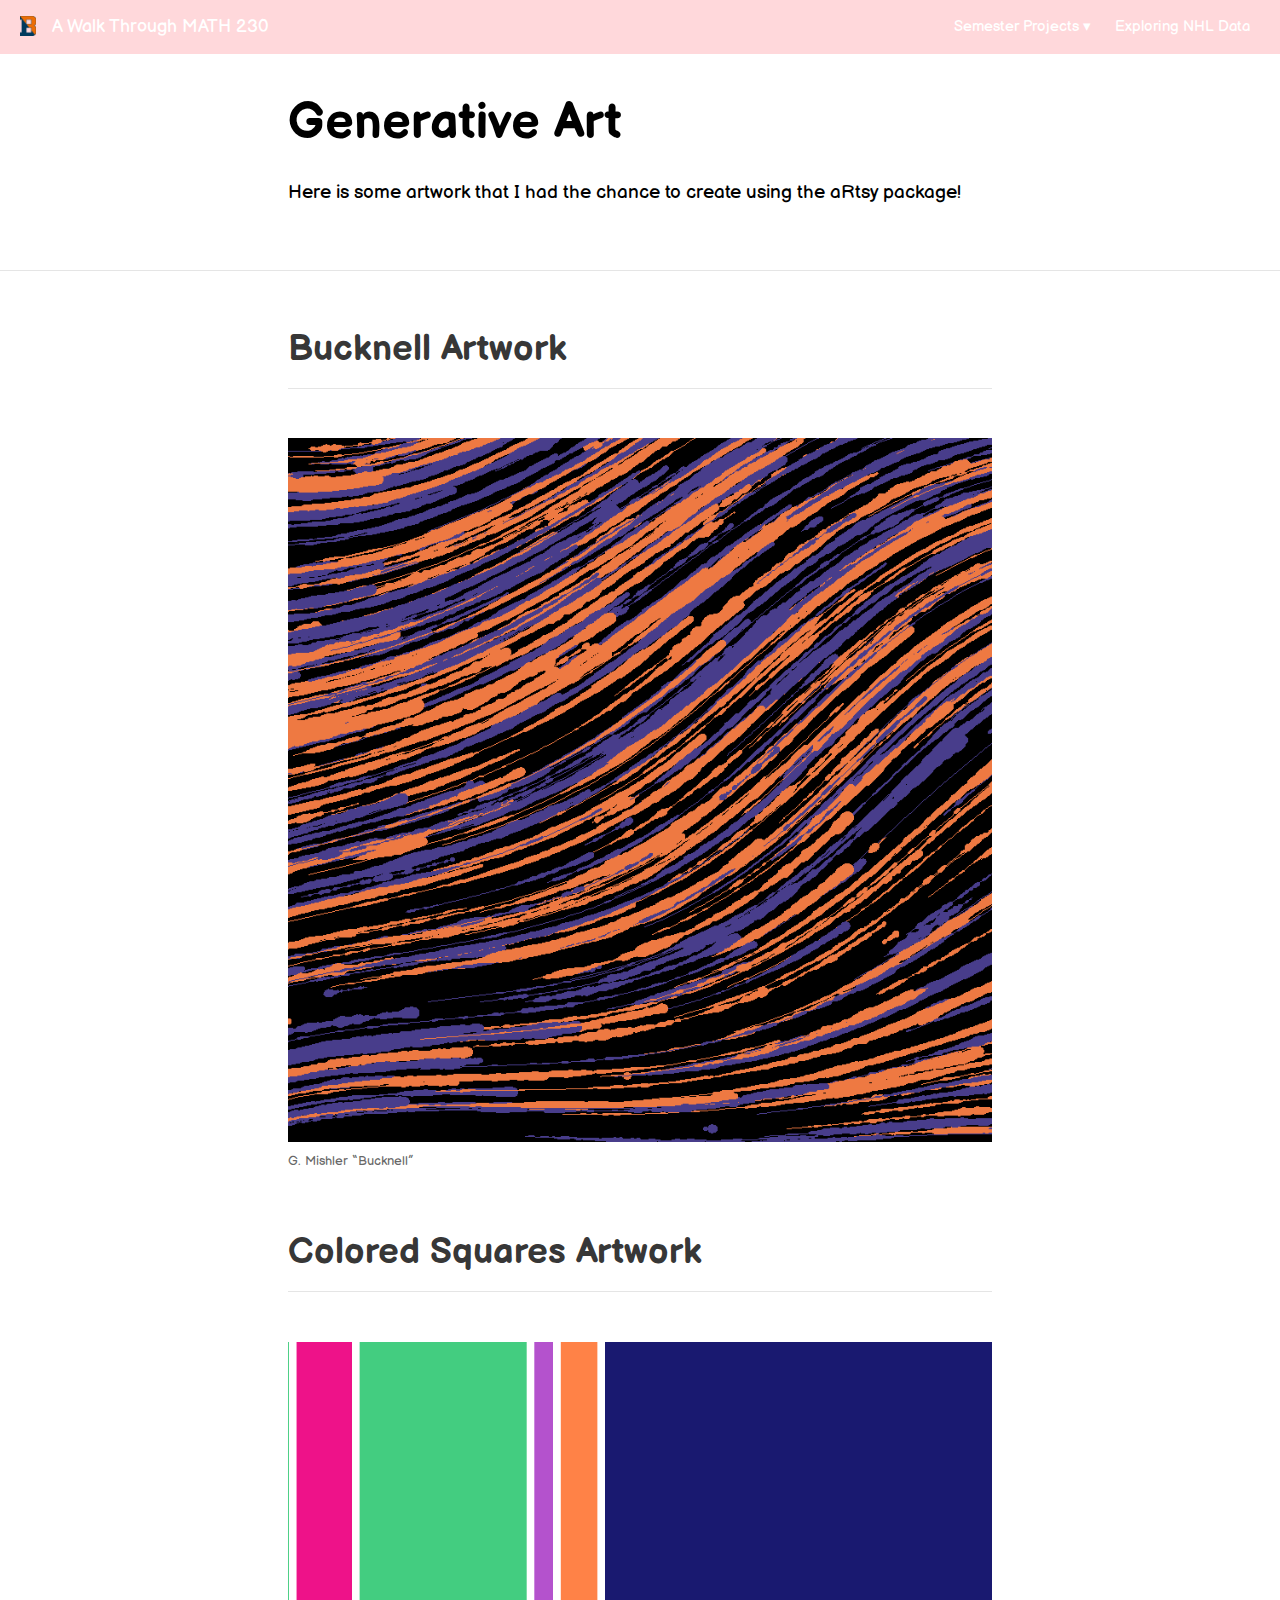
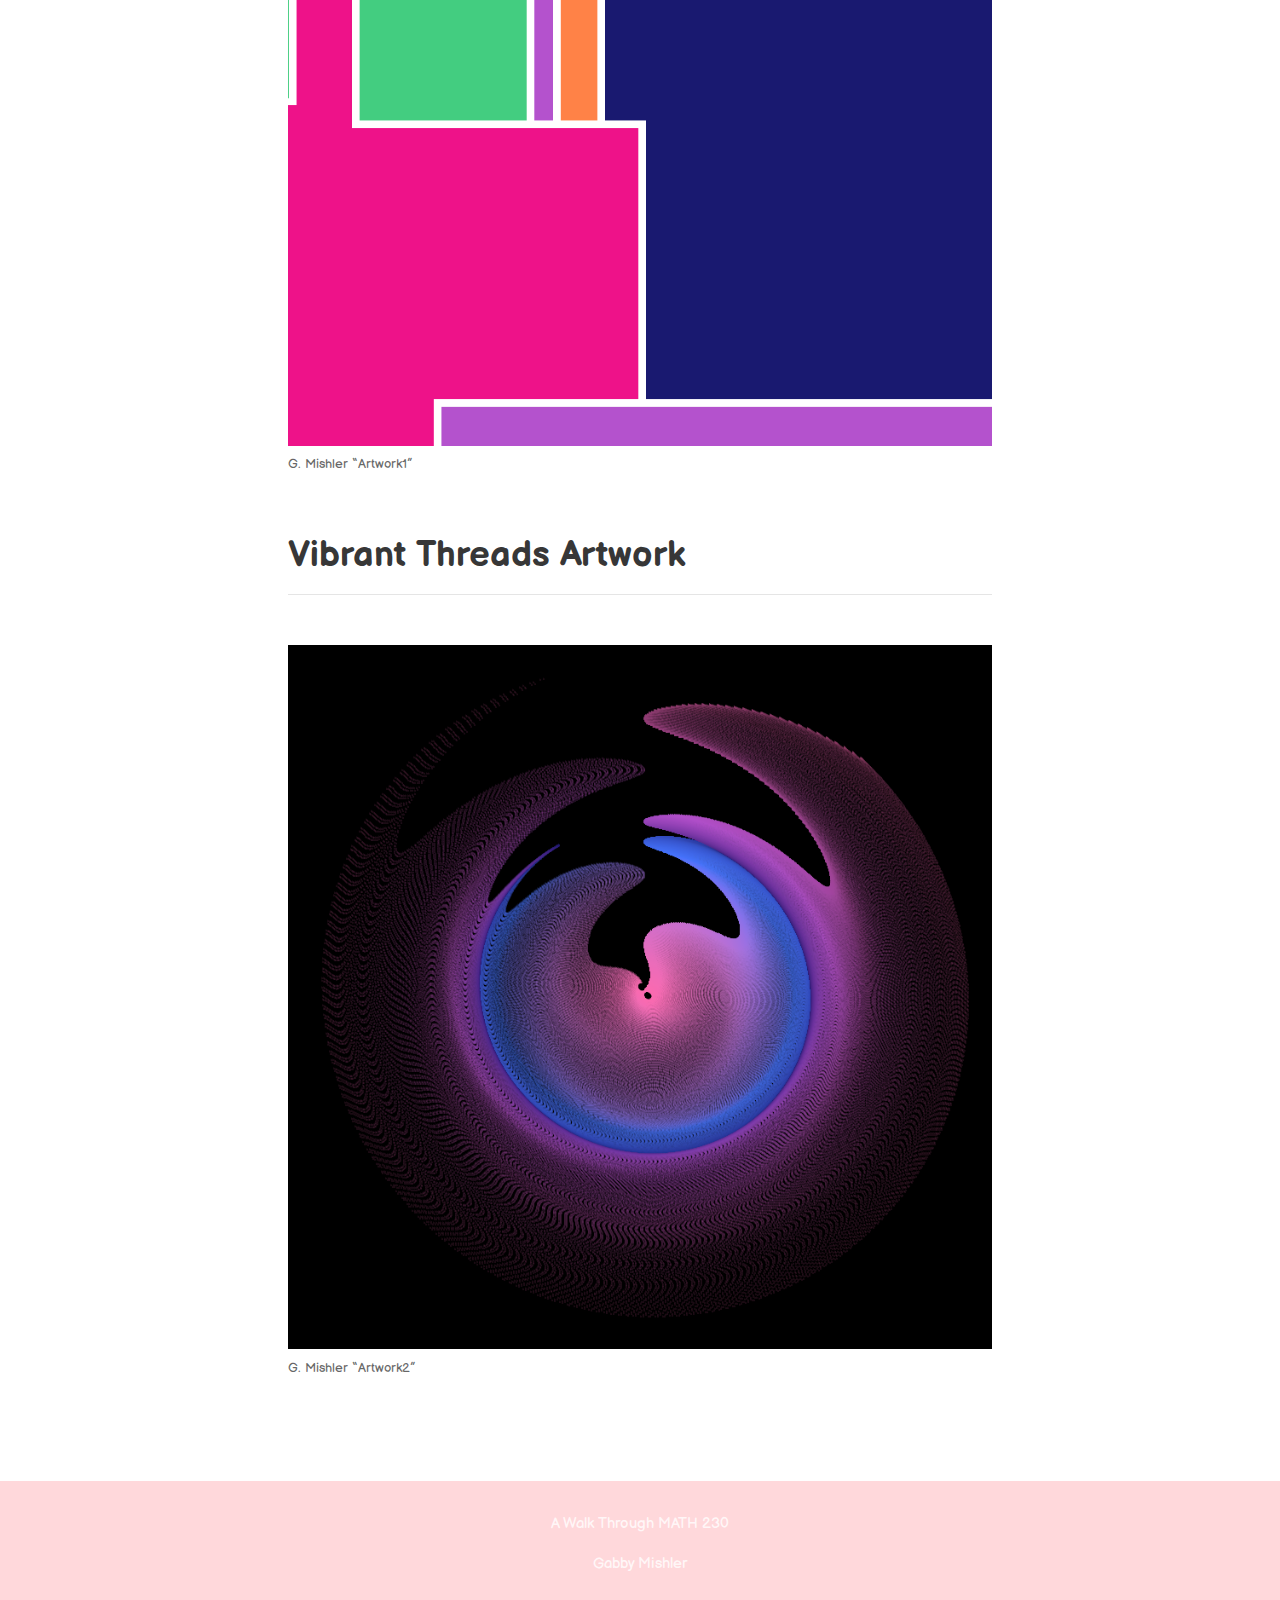
<file: GabbyMishler_Website/docs/Generative-Art.html>
<!DOCTYPE html>

<html xmlns="http://www.w3.org/1999/xhtml" lang="" xml:lang="">

<head>
  <meta charset="utf-8"/>
  <meta name="viewport" content="width=device-width, initial-scale=1"/>
  <meta http-equiv="X-UA-Compatible" content="IE=Edge,chrome=1"/>
  <meta name="generator" content="distill" />

  <style type="text/css">
  /* Hide doc at startup (prevent jankiness while JS renders/transforms) */
  body {
    visibility: hidden;
  }
  </style>

 <!--radix_placeholder_import_source-->
 <!--/radix_placeholder_import_source-->

<style type="text/css">code{white-space: pre;}</style>
<style type="text/css" data-origin="pandoc">
pre > code.sourceCode { white-space: pre; position: relative; }
pre > code.sourceCode > span { display: inline-block; line-height: 1.25; }
pre > code.sourceCode > span:empty { height: 1.2em; }
.sourceCode { overflow: visible; }
code.sourceCode > span { color: inherit; text-decoration: inherit; }
div.sourceCode { margin: 1em 0; }
pre.sourceCode { margin: 0; }
@media screen {
div.sourceCode { overflow: auto; }
}
@media print {
pre > code.sourceCode { white-space: pre-wrap; }
pre > code.sourceCode > span { text-indent: -5em; padding-left: 5em; }
}
pre.numberSource code
  { counter-reset: source-line 0; }
pre.numberSource code > span
  { position: relative; left: -4em; counter-increment: source-line; }
pre.numberSource code > span > a:first-child::before
  { content: counter(source-line);
    position: relative; left: -1em; text-align: right; vertical-align: baseline;
    border: none; display: inline-block;
    -webkit-touch-callout: none; -webkit-user-select: none;
    -khtml-user-select: none; -moz-user-select: none;
    -ms-user-select: none; user-select: none;
    padding: 0 4px; width: 4em;
    color: #aaaaaa;
  }
pre.numberSource { margin-left: 3em; border-left: 1px solid #aaaaaa;  padding-left: 4px; }
div.sourceCode
  {   }
@media screen {
pre > code.sourceCode > span > a:first-child::before { text-decoration: underline; }
}
code span.al { color: #ad0000; } /* Alert */
code span.an { color: #5e5e5e; } /* Annotation */
code span.at { } /* Attribute */
code span.bn { color: #ad0000; } /* BaseN */
code span.bu { } /* BuiltIn */
code span.cf { color: #007ba5; } /* ControlFlow */
code span.ch { color: #20794d; } /* Char */
code span.cn { color: #8f5902; } /* Constant */
code span.co { color: #5e5e5e; } /* Comment */
code span.cv { color: #5e5e5e; font-style: italic; } /* CommentVar */
code span.do { color: #5e5e5e; font-style: italic; } /* Documentation */
code span.dt { color: #ad0000; } /* DataType */
code span.dv { color: #ad0000; } /* DecVal */
code span.er { color: #ad0000; } /* Error */
code span.ex { } /* Extension */
code span.fl { color: #ad0000; } /* Float */
code span.fu { color: #4758ab; } /* Function */
code span.im { } /* Import */
code span.in { color: #5e5e5e; } /* Information */
code span.kw { color: #007ba5; } /* Keyword */
code span.op { color: #5e5e5e; } /* Operator */
code span.ot { color: #007ba5; } /* Other */
code span.pp { color: #ad0000; } /* Preprocessor */
code span.sc { color: #5e5e5e; } /* SpecialChar */
code span.ss { color: #20794d; } /* SpecialString */
code span.st { color: #20794d; } /* String */
code span.va { color: #111111; } /* Variable */
code span.vs { color: #20794d; } /* VerbatimString */
code span.wa { color: #5e5e5e; font-style: italic; } /* Warning */
</style>


  <!--radix_placeholder_meta_tags-->
  <title>A Walk Through MATH 230: Generative Art</title>

  <meta property="description" itemprop="description" content="Here is some artwork that I had the chance to create using the aRtsy package!"/>



  <!--  https://developers.facebook.com/docs/sharing/webmasters#markup -->
  <meta property="og:title" content="A Walk Through MATH 230: Generative Art"/>
  <meta property="og:type" content="article"/>
  <meta property="og:description" content="Here is some artwork that I had the chance to create using the aRtsy package!"/>
  <meta property="og:locale" content="en_US"/>
  <meta property="og:site_name" content="A Walk Through MATH 230"/>

  <!--  https://dev.twitter.com/cards/types/summary -->
  <meta property="twitter:card" content="summary"/>
  <meta property="twitter:title" content="A Walk Through MATH 230: Generative Art"/>
  <meta property="twitter:description" content="Here is some artwork that I had the chance to create using the aRtsy package!"/>

  <!--/radix_placeholder_meta_tags-->
  <!--radix_placeholder_rmarkdown_metadata-->

  <script type="text/json" id="radix-rmarkdown-metadata">
  {"type":"list","attributes":{"names":{"type":"character","attributes":{},"value":["title","description","site"]}},"value":[{"type":"character","attributes":{},"value":["Generative Art"]},{"type":"character","attributes":{},"value":["Here is some artwork that I had the chance to create using the aRtsy package!\n"]},{"type":"character","attributes":{},"value":["distill::distill_website"]}]}
  </script>
  <!--/radix_placeholder_rmarkdown_metadata-->
  <!--radix_placeholder_navigation_in_header-->
  <meta name="distill:offset" content=""/>

  <script type="application/javascript">

    window.headroom_prevent_pin = false;

    window.document.addEventListener("DOMContentLoaded", function (event) {

      // initialize headroom for banner
      var header = $('header').get(0);
      var headerHeight = header.offsetHeight;
      var headroom = new Headroom(header, {
        tolerance: 5,
        onPin : function() {
          if (window.headroom_prevent_pin) {
            window.headroom_prevent_pin = false;
            headroom.unpin();
          }
        }
      });
      headroom.init();
      if(window.location.hash)
        headroom.unpin();
      $(header).addClass('headroom--transition');

      // offset scroll location for banner on hash change
      // (see: https://github.com/WickyNilliams/headroom.js/issues/38)
      window.addEventListener("hashchange", function(event) {
        window.scrollTo(0, window.pageYOffset - (headerHeight + 25));
      });

      // responsive menu
      $('.distill-site-header').each(function(i, val) {
        var topnav = $(this);
        var toggle = topnav.find('.nav-toggle');
        toggle.on('click', function() {
          topnav.toggleClass('responsive');
        });
      });

      // nav dropdowns
      $('.nav-dropbtn').click(function(e) {
        $(this).next('.nav-dropdown-content').toggleClass('nav-dropdown-active');
        $(this).parent().siblings('.nav-dropdown')
           .children('.nav-dropdown-content').removeClass('nav-dropdown-active');
      });
      $("body").click(function(e){
        $('.nav-dropdown-content').removeClass('nav-dropdown-active');
      });
      $(".nav-dropdown").click(function(e){
        e.stopPropagation();
      });
    });
  </script>

  <style type="text/css">

  /* Theme (user-documented overrideables for nav appearance) */

  .distill-site-nav {
    color: rgba(255, 255, 255, 0.8);
    background-color: #0F2E3D;
    font-size: 15px;
    font-weight: 300;
  }

  .distill-site-nav a {
    color: inherit;
    text-decoration: none;
  }

  .distill-site-nav a:hover {
    color: white;
  }

  @media print {
    .distill-site-nav {
      display: none;
    }
  }

  .distill-site-header {

  }

  .distill-site-footer {

  }


  /* Site Header */

  .distill-site-header {
    width: 100%;
    box-sizing: border-box;
    z-index: 3;
  }

  .distill-site-header .nav-left {
    display: inline-block;
    margin-left: 8px;
  }

  @media screen and (max-width: 768px) {
    .distill-site-header .nav-left {
      margin-left: 0;
    }
  }


  .distill-site-header .nav-right {
    float: right;
    margin-right: 8px;
  }

  .distill-site-header a,
  .distill-site-header .title {
    display: inline-block;
    text-align: center;
    padding: 14px 10px 14px 10px;
  }

  .distill-site-header .title {
    font-size: 18px;
    min-width: 150px;
  }

  .distill-site-header .logo {
    padding: 0;
  }

  .distill-site-header .logo img {
    display: none;
    max-height: 20px;
    width: auto;
    margin-bottom: -4px;
  }

  .distill-site-header .nav-image img {
    max-height: 18px;
    width: auto;
    display: inline-block;
    margin-bottom: -3px;
  }



  @media screen and (min-width: 1000px) {
    .distill-site-header .logo img {
      display: inline-block;
    }
    .distill-site-header .nav-left {
      margin-left: 20px;
    }
    .distill-site-header .nav-right {
      margin-right: 20px;
    }
    .distill-site-header .title {
      padding-left: 12px;
    }
  }


  .distill-site-header .nav-toggle {
    display: none;
  }

  .nav-dropdown {
    display: inline-block;
    position: relative;
  }

  .nav-dropdown .nav-dropbtn {
    border: none;
    outline: none;
    color: rgba(255, 255, 255, 0.8);
    padding: 16px 10px;
    background-color: transparent;
    font-family: inherit;
    font-size: inherit;
    font-weight: inherit;
    margin: 0;
    margin-top: 1px;
    z-index: 2;
  }

  .nav-dropdown-content {
    display: none;
    position: absolute;
    background-color: white;
    min-width: 200px;
    border: 1px solid rgba(0,0,0,0.15);
    border-radius: 4px;
    box-shadow: 0px 8px 16px 0px rgba(0,0,0,0.1);
    z-index: 1;
    margin-top: 2px;
    white-space: nowrap;
    padding-top: 4px;
    padding-bottom: 4px;
  }

  .nav-dropdown-content hr {
    margin-top: 4px;
    margin-bottom: 4px;
    border: none;
    border-bottom: 1px solid rgba(0, 0, 0, 0.1);
  }

  .nav-dropdown-active {
    display: block;
  }

  .nav-dropdown-content a, .nav-dropdown-content .nav-dropdown-header {
    color: black;
    padding: 6px 24px;
    text-decoration: none;
    display: block;
    text-align: left;
  }

  .nav-dropdown-content .nav-dropdown-header {
    display: block;
    padding: 5px 24px;
    padding-bottom: 0;
    text-transform: uppercase;
    font-size: 14px;
    color: #999999;
    white-space: nowrap;
  }

  .nav-dropdown:hover .nav-dropbtn {
    color: white;
  }

  .nav-dropdown-content a:hover {
    background-color: #ddd;
    color: black;
  }

  .nav-right .nav-dropdown-content {
    margin-left: -45%;
    right: 0;
  }

  @media screen and (max-width: 768px) {
    .distill-site-header a, .distill-site-header .nav-dropdown  {display: none;}
    .distill-site-header a.nav-toggle {
      float: right;
      display: block;
    }
    .distill-site-header .title {
      margin-left: 0;
    }
    .distill-site-header .nav-right {
      margin-right: 0;
    }
    .distill-site-header {
      overflow: hidden;
    }
    .nav-right .nav-dropdown-content {
      margin-left: 0;
    }
  }


  @media screen and (max-width: 768px) {
    .distill-site-header.responsive {position: relative; min-height: 500px; }
    .distill-site-header.responsive a.nav-toggle {
      position: absolute;
      right: 0;
      top: 0;
    }
    .distill-site-header.responsive a,
    .distill-site-header.responsive .nav-dropdown {
      display: block;
      text-align: left;
    }
    .distill-site-header.responsive .nav-left,
    .distill-site-header.responsive .nav-right {
      width: 100%;
    }
    .distill-site-header.responsive .nav-dropdown {float: none;}
    .distill-site-header.responsive .nav-dropdown-content {position: relative;}
    .distill-site-header.responsive .nav-dropdown .nav-dropbtn {
      display: block;
      width: 100%;
      text-align: left;
    }
  }

  /* Site Footer */

  .distill-site-footer {
    width: 100%;
    overflow: hidden;
    box-sizing: border-box;
    z-index: 3;
    margin-top: 30px;
    padding-top: 30px;
    padding-bottom: 30px;
    text-align: center;
  }

  /* Headroom */

  d-title {
    padding-top: 6rem;
  }

  @media print {
    d-title {
      padding-top: 4rem;
    }
  }

  .headroom {
    z-index: 1000;
    position: fixed;
    top: 0;
    left: 0;
    right: 0;
  }

  .headroom--transition {
    transition: all .4s ease-in-out;
  }

  .headroom--unpinned {
    top: -100px;
  }

  .headroom--pinned {
    top: 0;
  }

  /* adjust viewport for navbar height */
  /* helps vertically center bootstrap (non-distill) content */
  .min-vh-100 {
    min-height: calc(100vh - 100px) !important;
  }

  </style>

  <script src="site_libs/jquery-3.6.0/jquery-3.6.0.min.js"></script>
  <link href="site_libs/font-awesome-5.1.0/css/all.css" rel="stylesheet"/>
  <link href="site_libs/font-awesome-5.1.0/css/v4-shims.css" rel="stylesheet"/>
  <script src="site_libs/headroom-0.9.4/headroom.min.js"></script>
  <script src="site_libs/autocomplete-0.37.1/autocomplete.min.js"></script>
  <script src="site_libs/fuse-6.4.1/fuse.min.js"></script>

  <script type="application/javascript">

  function getMeta(metaName) {
    var metas = document.getElementsByTagName('meta');
    for (let i = 0; i < metas.length; i++) {
      if (metas[i].getAttribute('name') === metaName) {
        return metas[i].getAttribute('content');
      }
    }
    return '';
  }

  function offsetURL(url) {
    var offset = getMeta('distill:offset');
    return offset ? offset + '/' + url : url;
  }

  function createFuseIndex() {

    // create fuse index
    var options = {
      keys: [
        { name: 'title', weight: 20 },
        { name: 'categories', weight: 15 },
        { name: 'description', weight: 10 },
        { name: 'contents', weight: 5 },
      ],
      ignoreLocation: true,
      threshold: 0
    };
    var fuse = new window.Fuse([], options);

    // fetch the main search.json
    return fetch(offsetURL('search.json'))
      .then(function(response) {
        if (response.status == 200) {
          return response.json().then(function(json) {
            // index main articles
            json.articles.forEach(function(article) {
              fuse.add(article);
            });
            // download collections and index their articles
            return Promise.all(json.collections.map(function(collection) {
              return fetch(offsetURL(collection)).then(function(response) {
                if (response.status === 200) {
                  return response.json().then(function(articles) {
                    articles.forEach(function(article) {
                      fuse.add(article);
                    });
                  })
                } else {
                  return Promise.reject(
                    new Error('Unexpected status from search index request: ' +
                              response.status)
                  );
                }
              });
            })).then(function() {
              return fuse;
            });
          });

        } else {
          return Promise.reject(
            new Error('Unexpected status from search index request: ' +
                        response.status)
          );
        }
      });
  }

  window.document.addEventListener("DOMContentLoaded", function (event) {

    // get search element (bail if we don't have one)
    var searchEl = window.document.getElementById('distill-search');
    if (!searchEl)
      return;

    createFuseIndex()
      .then(function(fuse) {

        // make search box visible
        searchEl.classList.remove('hidden');

        // initialize autocomplete
        var options = {
          autoselect: true,
          hint: false,
          minLength: 2,
        };
        window.autocomplete(searchEl, options, [{
          source: function(query, callback) {
            const searchOptions = {
              isCaseSensitive: false,
              shouldSort: true,
              minMatchCharLength: 2,
              limit: 10,
            };
            var results = fuse.search(query, searchOptions);
            callback(results
              .map(function(result) { return result.item; })
            );
          },
          templates: {
            suggestion: function(suggestion) {
              var img = suggestion.preview && Object.keys(suggestion.preview).length > 0
                ? `<img src="${offsetURL(suggestion.preview)}"</img>`
                : '';
              var html = `
                <div class="search-item">
                  <h3>${suggestion.title}</h3>
                  <div class="search-item-description">
                    ${suggestion.description || ''}
                  </div>
                  <div class="search-item-preview">
                    ${img}
                  </div>
                </div>
              `;
              return html;
            }
          }
        }]).on('autocomplete:selected', function(event, suggestion) {
          window.location.href = offsetURL(suggestion.path);
        });
        // remove inline display style on autocompleter (we want to
        // manage responsive display via css)
        $('.algolia-autocomplete').css("display", "");
      })
      .catch(function(error) {
        console.log(error);
      });

  });

  </script>

  <style type="text/css">

  .nav-search {
    font-size: x-small;
  }

  /* Algolioa Autocomplete */

  .algolia-autocomplete {
    display: inline-block;
    margin-left: 10px;
    vertical-align: sub;
    background-color: white;
    color: black;
    padding: 6px;
    padding-top: 8px;
    padding-bottom: 0;
    border-radius: 6px;
    border: 1px #0F2E3D solid;
    width: 180px;
  }


  @media screen and (max-width: 768px) {
    .distill-site-nav .algolia-autocomplete {
      display: none;
      visibility: hidden;
    }
    .distill-site-nav.responsive .algolia-autocomplete {
      display: inline-block;
      visibility: visible;
    }
    .distill-site-nav.responsive .algolia-autocomplete .aa-dropdown-menu {
      margin-left: 0;
      width: 400px;
      max-height: 400px;
    }
  }

  .algolia-autocomplete .aa-input, .algolia-autocomplete .aa-hint {
    width: 90%;
    outline: none;
    border: none;
  }

  .algolia-autocomplete .aa-hint {
    color: #999;
  }
  .algolia-autocomplete .aa-dropdown-menu {
    width: 550px;
    max-height: 70vh;
    overflow-x: visible;
    overflow-y: scroll;
    padding: 5px;
    margin-top: 3px;
    margin-left: -150px;
    background-color: #fff;
    border-radius: 5px;
    border: 1px solid #999;
    border-top: none;
  }

  .algolia-autocomplete .aa-dropdown-menu .aa-suggestion {
    cursor: pointer;
    padding: 5px 4px;
    border-bottom: 1px solid #eee;
  }

  .algolia-autocomplete .aa-dropdown-menu .aa-suggestion:last-of-type {
    border-bottom: none;
    margin-bottom: 2px;
  }

  .algolia-autocomplete .aa-dropdown-menu .aa-suggestion .search-item {
    overflow: hidden;
    font-size: 0.8em;
    line-height: 1.4em;
  }

  .algolia-autocomplete .aa-dropdown-menu .aa-suggestion .search-item h3 {
    font-size: 1rem;
    margin-block-start: 0;
    margin-block-end: 5px;
  }

  .algolia-autocomplete .aa-dropdown-menu .aa-suggestion .search-item-description {
    display: inline-block;
    overflow: hidden;
    height: 2.8em;
    width: 80%;
    margin-right: 4%;
  }

  .algolia-autocomplete .aa-dropdown-menu .aa-suggestion .search-item-preview {
    display: inline-block;
    width: 15%;
  }

  .algolia-autocomplete .aa-dropdown-menu .aa-suggestion .search-item-preview img {
    height: 3em;
    width: auto;
    display: none;
  }

  .algolia-autocomplete .aa-dropdown-menu .aa-suggestion .search-item-preview img[src] {
    display: initial;
  }

  .algolia-autocomplete .aa-dropdown-menu .aa-suggestion.aa-cursor {
    background-color: #eee;
  }
  .algolia-autocomplete .aa-dropdown-menu .aa-suggestion em {
    font-weight: bold;
    font-style: normal;
  }

  </style>


  <!--/radix_placeholder_navigation_in_header-->
  <!--radix_placeholder_distill-->

  <style type="text/css">

  body {
    background-color: white;
  }

  .pandoc-table {
    width: 100%;
  }

  .pandoc-table>caption {
    margin-bottom: 10px;
  }

  .pandoc-table th:not([align]) {
    text-align: left;
  }

  .pagedtable-footer {
    font-size: 15px;
  }

  d-byline .byline {
    grid-template-columns: 2fr 2fr;
  }

  d-byline .byline h3 {
    margin-block-start: 1.5em;
  }

  d-byline .byline .authors-affiliations h3 {
    margin-block-start: 0.5em;
  }

  .authors-affiliations .orcid-id {
    width: 16px;
    height:16px;
    margin-left: 4px;
    margin-right: 4px;
    vertical-align: middle;
    padding-bottom: 2px;
  }

  d-title .dt-tags {
    margin-top: 1em;
    grid-column: text;
  }

  .dt-tags .dt-tag {
    text-decoration: none;
    display: inline-block;
    color: rgba(0,0,0,0.6);
    padding: 0em 0.4em;
    margin-right: 0.5em;
    margin-bottom: 0.4em;
    font-size: 70%;
    border: 1px solid rgba(0,0,0,0.2);
    border-radius: 3px;
    text-transform: uppercase;
    font-weight: 500;
  }

  d-article table.gt_table td,
  d-article table.gt_table th {
    border-bottom: none;
  }

  .html-widget {
    margin-bottom: 2.0em;
  }

  .l-screen-inset {
    padding-right: 16px;
  }

  .l-screen .caption {
    margin-left: 10px;
  }

  .shaded {
    background: rgb(247, 247, 247);
    padding-top: 20px;
    padding-bottom: 20px;
    border-top: 1px solid rgba(0, 0, 0, 0.1);
    border-bottom: 1px solid rgba(0, 0, 0, 0.1);
  }

  .shaded .html-widget {
    margin-bottom: 0;
    border: 1px solid rgba(0, 0, 0, 0.1);
  }

  .shaded .shaded-content {
    background: white;
  }

  .text-output {
    margin-top: 0;
    line-height: 1.5em;
  }

  .hidden {
    display: none !important;
  }

  d-article {
    padding-top: 2.5rem;
    padding-bottom: 30px;
  }

  d-appendix {
    padding-top: 30px;
  }

  d-article>p>img {
    width: 100%;
  }

  d-article h2 {
    margin: 1rem 0 1.5rem 0;
  }

  d-article h3 {
    margin-top: 1.5rem;
  }

  d-article iframe {
    border: 1px solid rgba(0, 0, 0, 0.1);
    margin-bottom: 2.0em;
    width: 100%;
  }

  /* Tweak code blocks */

  d-article div.sourceCode code,
  d-article pre code {
    font-family: Consolas, Monaco, 'Andale Mono', 'Ubuntu Mono', monospace;
  }

  d-article pre,
  d-article div.sourceCode,
  d-article div.sourceCode pre {
    overflow: auto;
  }

  d-article div.sourceCode {
    background-color: white;
  }

  d-article div.sourceCode pre {
    padding-left: 10px;
    font-size: 12px;
    border-left: 2px solid rgba(0,0,0,0.1);
  }

  d-article pre {
    font-size: 12px;
    color: black;
    background: none;
    margin-top: 0;
    text-align: left;
    white-space: pre;
    word-spacing: normal;
    word-break: normal;
    word-wrap: normal;
    line-height: 1.5;

    -moz-tab-size: 4;
    -o-tab-size: 4;
    tab-size: 4;

    -webkit-hyphens: none;
    -moz-hyphens: none;
    -ms-hyphens: none;
    hyphens: none;
  }

  d-article pre a {
    border-bottom: none;
  }

  d-article pre a:hover {
    border-bottom: none;
    text-decoration: underline;
  }

  d-article details {
    grid-column: text;
    margin-bottom: 0.8em;
  }

  @media(min-width: 768px) {

  d-article pre,
  d-article div.sourceCode,
  d-article div.sourceCode pre {
    overflow: visible !important;
  }

  d-article div.sourceCode pre {
    padding-left: 18px;
    font-size: 14px;
  }

  d-article pre {
    font-size: 14px;
  }

  }

  figure img.external {
    background: white;
    border: 1px solid rgba(0, 0, 0, 0.1);
    box-shadow: 0 1px 8px rgba(0, 0, 0, 0.1);
    padding: 18px;
    box-sizing: border-box;
  }

  /* CSS for d-contents */

  .d-contents {
    grid-column: text;
    color: rgba(0,0,0,0.8);
    font-size: 0.9em;
    padding-bottom: 1em;
    margin-bottom: 1em;
    padding-bottom: 0.5em;
    margin-bottom: 1em;
    padding-left: 0.25em;
    justify-self: start;
  }

  @media(min-width: 1000px) {
    .d-contents.d-contents-float {
      height: 0;
      grid-column-start: 1;
      grid-column-end: 4;
      justify-self: center;
      padding-right: 3em;
      padding-left: 2em;
    }
  }

  .d-contents nav h3 {
    font-size: 18px;
    margin-top: 0;
    margin-bottom: 1em;
  }

  .d-contents li {
    list-style-type: none
  }

  .d-contents nav > ul {
    padding-left: 0;
  }

  .d-contents ul {
    padding-left: 1em
  }

  .d-contents nav ul li {
    margin-top: 0.6em;
    margin-bottom: 0.2em;
  }

  .d-contents nav a {
    font-size: 13px;
    border-bottom: none;
    text-decoration: none
    color: rgba(0, 0, 0, 0.8);
  }

  .d-contents nav a:hover {
    text-decoration: underline solid rgba(0, 0, 0, 0.6)
  }

  .d-contents nav > ul > li > a {
    font-weight: 600;
  }

  .d-contents nav > ul > li > ul {
    font-weight: inherit;
  }

  .d-contents nav > ul > li > ul > li {
    margin-top: 0.2em;
  }


  .d-contents nav ul {
    margin-top: 0;
    margin-bottom: 0.25em;
  }

  .d-article-with-toc h2:nth-child(2) {
    margin-top: 0;
  }


  /* Figure */

  .figure {
    position: relative;
    margin-bottom: 2.5em;
    margin-top: 1.5em;
  }

  .figure img {
    width: 100%;
  }

  .figure .caption {
    color: rgba(0, 0, 0, 0.6);
    font-size: 12px;
    line-height: 1.5em;
  }

  .figure img.external {
    background: white;
    border: 1px solid rgba(0, 0, 0, 0.1);
    box-shadow: 0 1px 8px rgba(0, 0, 0, 0.1);
    padding: 18px;
    box-sizing: border-box;
  }

  .figure .caption a {
    color: rgba(0, 0, 0, 0.6);
  }

  .figure .caption b,
  .figure .caption strong, {
    font-weight: 600;
    color: rgba(0, 0, 0, 1.0);
  }

  /* Citations */

  d-article .citation {
    color: inherit;
    cursor: inherit;
  }

  div.hanging-indent{
    margin-left: 1em; text-indent: -1em;
  }

  /* Citation hover box */

  .tippy-box[data-theme~=light-border] {
    background-color: rgba(250, 250, 250, 0.95);
  }

  .tippy-content > p {
    margin-bottom: 0;
    padding: 2px;
  }


  /* Tweak 1000px media break to show more text */

  @media(min-width: 1000px) {
    .base-grid,
    distill-header,
    d-title,
    d-abstract,
    d-article,
    d-appendix,
    distill-appendix,
    d-byline,
    d-footnote-list,
    d-citation-list,
    distill-footer {
      grid-template-columns: [screen-start] 1fr [page-start kicker-start] 80px [middle-start] 50px [text-start kicker-end] 65px 65px 65px 65px 65px 65px 65px 65px [text-end gutter-start] 65px [middle-end] 65px [page-end gutter-end] 1fr [screen-end];
      grid-column-gap: 16px;
    }

    .grid {
      grid-column-gap: 16px;
    }

    d-article {
      font-size: 1.06rem;
      line-height: 1.7em;
    }
    figure .caption, .figure .caption, figure figcaption {
      font-size: 13px;
    }
  }

  @media(min-width: 1180px) {
    .base-grid,
    distill-header,
    d-title,
    d-abstract,
    d-article,
    d-appendix,
    distill-appendix,
    d-byline,
    d-footnote-list,
    d-citation-list,
    distill-footer {
      grid-template-columns: [screen-start] 1fr [page-start kicker-start] 60px [middle-start] 60px [text-start kicker-end] 60px 60px 60px 60px 60px 60px 60px 60px [text-end gutter-start] 60px [middle-end] 60px [page-end gutter-end] 1fr [screen-end];
      grid-column-gap: 32px;
    }

    .grid {
      grid-column-gap: 32px;
    }
  }


  /* Get the citation styles for the appendix (not auto-injected on render since
     we do our own rendering of the citation appendix) */

  d-appendix .citation-appendix,
  .d-appendix .citation-appendix {
    font-size: 11px;
    line-height: 15px;
    border-left: 1px solid rgba(0, 0, 0, 0.1);
    padding-left: 18px;
    border: 1px solid rgba(0,0,0,0.1);
    background: rgba(0, 0, 0, 0.02);
    padding: 10px 18px;
    border-radius: 3px;
    color: rgba(150, 150, 150, 1);
    overflow: hidden;
    margin-top: -12px;
    white-space: pre-wrap;
    word-wrap: break-word;
  }

  /* Include appendix styles here so they can be overridden */

  d-appendix {
    contain: layout style;
    font-size: 0.8em;
    line-height: 1.7em;
    margin-top: 60px;
    margin-bottom: 0;
    border-top: 1px solid rgba(0, 0, 0, 0.1);
    color: rgba(0,0,0,0.5);
    padding-top: 60px;
    padding-bottom: 48px;
  }

  d-appendix h3 {
    grid-column: page-start / text-start;
    font-size: 15px;
    font-weight: 500;
    margin-top: 1em;
    margin-bottom: 0;
    color: rgba(0,0,0,0.65);
  }

  d-appendix h3 + * {
    margin-top: 1em;
  }

  d-appendix ol {
    padding: 0 0 0 15px;
  }

  @media (min-width: 768px) {
    d-appendix ol {
      padding: 0 0 0 30px;
      margin-left: -30px;
    }
  }

  d-appendix li {
    margin-bottom: 1em;
  }

  d-appendix a {
    color: rgba(0, 0, 0, 0.6);
  }

  d-appendix > * {
    grid-column: text;
  }

  d-appendix > d-footnote-list,
  d-appendix > d-citation-list,
  d-appendix > distill-appendix {
    grid-column: screen;
  }

  /* Include footnote styles here so they can be overridden */

  d-footnote-list {
    contain: layout style;
  }

  d-footnote-list > * {
    grid-column: text;
  }

  d-footnote-list a.footnote-backlink {
    color: rgba(0,0,0,0.3);
    padding-left: 0.5em;
  }



  /* Anchor.js */

  .anchorjs-link {
    /*transition: all .25s linear; */
    text-decoration: none;
    border-bottom: none;
  }
  *:hover > .anchorjs-link {
    margin-left: -1.125em !important;
    text-decoration: none;
    border-bottom: none;
  }

  /* Social footer */

  .social_footer {
    margin-top: 30px;
    margin-bottom: 0;
    color: rgba(0,0,0,0.67);
  }

  .disqus-comments {
    margin-right: 30px;
  }

  .disqus-comment-count {
    border-bottom: 1px solid rgba(0, 0, 0, 0.4);
    cursor: pointer;
  }

  #disqus_thread {
    margin-top: 30px;
  }

  .article-sharing a {
    border-bottom: none;
    margin-right: 8px;
  }

  .article-sharing a:hover {
    border-bottom: none;
  }

  .sidebar-section.subscribe {
    font-size: 12px;
    line-height: 1.6em;
  }

  .subscribe p {
    margin-bottom: 0.5em;
  }


  .article-footer .subscribe {
    font-size: 15px;
    margin-top: 45px;
  }


  .sidebar-section.custom {
    font-size: 12px;
    line-height: 1.6em;
  }

  .custom p {
    margin-bottom: 0.5em;
  }

  /* Styles for listing layout (hide title) */
  .layout-listing d-title, .layout-listing .d-title {
    display: none;
  }

  /* Styles for posts lists (not auto-injected) */


  .posts-with-sidebar {
    padding-left: 45px;
    padding-right: 45px;
  }

  .posts-list .description h2,
  .posts-list .description p {
    font-family: -apple-system, BlinkMacSystemFont, "Segoe UI", Roboto, Oxygen, Ubuntu, Cantarell, "Fira Sans", "Droid Sans", "Helvetica Neue", Arial, sans-serif;
  }

  .posts-list .description h2 {
    font-weight: 700;
    border-bottom: none;
    padding-bottom: 0;
  }

  .posts-list h2.post-tag {
    border-bottom: 1px solid rgba(0, 0, 0, 0.2);
    padding-bottom: 12px;
  }
  .posts-list {
    margin-top: 60px;
    margin-bottom: 24px;
  }

  .posts-list .post-preview {
    text-decoration: none;
    overflow: hidden;
    display: block;
    border-bottom: 1px solid rgba(0, 0, 0, 0.1);
    padding: 24px 0;
  }

  .post-preview-last {
    border-bottom: none !important;
  }

  .posts-list .posts-list-caption {
    grid-column: screen;
    font-weight: 400;
  }

  .posts-list .post-preview h2 {
    margin: 0 0 6px 0;
    line-height: 1.2em;
    font-style: normal;
    font-size: 24px;
  }

  .posts-list .post-preview p {
    margin: 0 0 12px 0;
    line-height: 1.4em;
    font-size: 16px;
  }

  .posts-list .post-preview .thumbnail {
    box-sizing: border-box;
    margin-bottom: 24px;
    position: relative;
    max-width: 500px;
  }
  .posts-list .post-preview img {
    width: 100%;
    display: block;
  }

  .posts-list .metadata {
    font-size: 12px;
    line-height: 1.4em;
    margin-bottom: 18px;
  }

  .posts-list .metadata > * {
    display: inline-block;
  }

  .posts-list .metadata .publishedDate {
    margin-right: 2em;
  }

  .posts-list .metadata .dt-authors {
    display: block;
    margin-top: 0.3em;
    margin-right: 2em;
  }

  .posts-list .dt-tags {
    display: block;
    line-height: 1em;
  }

  .posts-list .dt-tags .dt-tag {
    display: inline-block;
    color: rgba(0,0,0,0.6);
    padding: 0.3em 0.4em;
    margin-right: 0.2em;
    margin-bottom: 0.4em;
    font-size: 60%;
    border: 1px solid rgba(0,0,0,0.2);
    border-radius: 3px;
    text-transform: uppercase;
    font-weight: 500;
  }

  .posts-list img {
    opacity: 1;
  }

  .posts-list img[data-src] {
    opacity: 0;
  }

  .posts-more {
    clear: both;
  }


  .posts-sidebar {
    font-size: 16px;
  }

  .posts-sidebar h3 {
    font-size: 16px;
    margin-top: 0;
    margin-bottom: 0.5em;
    font-weight: 400;
    text-transform: uppercase;
  }

  .sidebar-section {
    margin-bottom: 30px;
  }

  .categories ul {
    list-style-type: none;
    margin: 0;
    padding: 0;
  }

  .categories li {
    color: rgba(0, 0, 0, 0.8);
    margin-bottom: 0;
  }

  .categories li>a {
    border-bottom: none;
  }

  .categories li>a:hover {
    border-bottom: 1px solid rgba(0, 0, 0, 0.4);
  }

  .categories .active {
    font-weight: 600;
  }

  .categories .category-count {
    color: rgba(0, 0, 0, 0.4);
  }


  @media(min-width: 768px) {
    .posts-list .post-preview h2 {
      font-size: 26px;
    }
    .posts-list .post-preview .thumbnail {
      float: right;
      width: 30%;
      margin-bottom: 0;
    }
    .posts-list .post-preview .description {
      float: left;
      width: 45%;
    }
    .posts-list .post-preview .metadata {
      float: left;
      width: 20%;
      margin-top: 8px;
    }
    .posts-list .post-preview p {
      margin: 0 0 12px 0;
      line-height: 1.5em;
      font-size: 16px;
    }
    .posts-with-sidebar .posts-list {
      float: left;
      width: 75%;
    }
    .posts-with-sidebar .posts-sidebar {
      float: right;
      width: 20%;
      margin-top: 60px;
      padding-top: 24px;
      padding-bottom: 24px;
    }
  }


  /* Improve display for browsers without grid (IE/Edge <= 15) */

  .downlevel {
    line-height: 1.6em;
    font-family: -apple-system, BlinkMacSystemFont, "Segoe UI", Roboto, Oxygen, Ubuntu, Cantarell, "Fira Sans", "Droid Sans", "Helvetica Neue", Arial, sans-serif;
    margin: 0;
  }

  .downlevel .d-title {
    padding-top: 6rem;
    padding-bottom: 1.5rem;
  }

  .downlevel .d-title h1 {
    font-size: 50px;
    font-weight: 700;
    line-height: 1.1em;
    margin: 0 0 0.5rem;
  }

  .downlevel .d-title p {
    font-weight: 300;
    font-size: 1.2rem;
    line-height: 1.55em;
    margin-top: 0;
  }

  .downlevel .d-byline {
    padding-top: 0.8em;
    padding-bottom: 0.8em;
    font-size: 0.8rem;
    line-height: 1.8em;
  }

  .downlevel .section-separator {
    border: none;
    border-top: 1px solid rgba(0, 0, 0, 0.1);
  }

  .downlevel .d-article {
    font-size: 1.06rem;
    line-height: 1.7em;
    padding-top: 1rem;
    padding-bottom: 2rem;
  }


  .downlevel .d-appendix {
    padding-left: 0;
    padding-right: 0;
    max-width: none;
    font-size: 0.8em;
    line-height: 1.7em;
    margin-bottom: 0;
    color: rgba(0,0,0,0.5);
    padding-top: 40px;
    padding-bottom: 48px;
  }

  .downlevel .footnotes ol {
    padding-left: 13px;
  }

  .downlevel .base-grid,
  .downlevel .distill-header,
  .downlevel .d-title,
  .downlevel .d-abstract,
  .downlevel .d-article,
  .downlevel .d-appendix,
  .downlevel .distill-appendix,
  .downlevel .d-byline,
  .downlevel .d-footnote-list,
  .downlevel .d-citation-list,
  .downlevel .distill-footer,
  .downlevel .appendix-bottom,
  .downlevel .posts-container {
    padding-left: 40px;
    padding-right: 40px;
  }

  @media(min-width: 768px) {
    .downlevel .base-grid,
    .downlevel .distill-header,
    .downlevel .d-title,
    .downlevel .d-abstract,
    .downlevel .d-article,
    .downlevel .d-appendix,
    .downlevel .distill-appendix,
    .downlevel .d-byline,
    .downlevel .d-footnote-list,
    .downlevel .d-citation-list,
    .downlevel .distill-footer,
    .downlevel .appendix-bottom,
    .downlevel .posts-container {
    padding-left: 150px;
    padding-right: 150px;
    max-width: 900px;
  }
  }

  .downlevel pre code {
    display: block;
    border-left: 2px solid rgba(0, 0, 0, .1);
    padding: 0 0 0 20px;
    font-size: 14px;
  }

  .downlevel code, .downlevel pre {
    color: black;
    background: none;
    font-family: Consolas, Monaco, 'Andale Mono', 'Ubuntu Mono', monospace;
    text-align: left;
    white-space: pre;
    word-spacing: normal;
    word-break: normal;
    word-wrap: normal;
    line-height: 1.5;

    -moz-tab-size: 4;
    -o-tab-size: 4;
    tab-size: 4;

    -webkit-hyphens: none;
    -moz-hyphens: none;
    -ms-hyphens: none;
    hyphens: none;
  }

  .downlevel .posts-list .post-preview {
    color: inherit;
  }



  </style>

  <script type="application/javascript">

  function is_downlevel_browser() {
    if (bowser.isUnsupportedBrowser({ msie: "12", msedge: "16"},
                                   window.navigator.userAgent)) {
      return true;
    } else {
      return window.load_distill_framework === undefined;
    }
  }

  // show body when load is complete
  function on_load_complete() {

    // add anchors
    if (window.anchors) {
      window.anchors.options.placement = 'left';
      window.anchors.add('d-article > h2, d-article > h3, d-article > h4, d-article > h5');
    }


    // set body to visible
    document.body.style.visibility = 'visible';

    // force redraw for leaflet widgets
    if (window.HTMLWidgets) {
      var maps = window.HTMLWidgets.findAll(".leaflet");
      $.each(maps, function(i, el) {
        var map = this.getMap();
        map.invalidateSize();
        map.eachLayer(function(layer) {
          if (layer instanceof L.TileLayer)
            layer.redraw();
        });
      });
    }

    // trigger 'shown' so htmlwidgets resize
    $('d-article').trigger('shown');
  }

  function init_distill() {

    init_common();

    // create front matter
    var front_matter = $('<d-front-matter></d-front-matter>');
    $('#distill-front-matter').wrap(front_matter);

    // create d-title
    $('.d-title').changeElementType('d-title');

    // create d-byline
    var byline = $('<d-byline></d-byline>');
    $('.d-byline').replaceWith(byline);

    // create d-article
    var article = $('<d-article></d-article>');
    $('.d-article').wrap(article).children().unwrap();

    // move posts container into article
    $('.posts-container').appendTo($('d-article'));

    // create d-appendix
    $('.d-appendix').changeElementType('d-appendix');

    // flag indicating that we have appendix items
    var appendix = $('.appendix-bottom').children('h3').length > 0;

    // replace footnotes with <d-footnote>
    $('.footnote-ref').each(function(i, val) {
      appendix = true;
      var href = $(this).attr('href');
      var id = href.replace('#', '');
      var fn = $('#' + id);
      var fn_p = $('#' + id + '>p');
      fn_p.find('.footnote-back').remove();
      var text = fn_p.html();
      var dtfn = $('<d-footnote></d-footnote>');
      dtfn.html(text);
      $(this).replaceWith(dtfn);
    });
    // remove footnotes
    $('.footnotes').remove();

    // move refs into #references-listing
    $('#references-listing').replaceWith($('#refs'));

    $('h1.appendix, h2.appendix').each(function(i, val) {
      $(this).changeElementType('h3');
    });
    $('h3.appendix').each(function(i, val) {
      var id = $(this).attr('id');
      $('.d-contents a[href="#' + id + '"]').parent().remove();
      appendix = true;
      $(this).nextUntil($('h1, h2, h3')).addBack().appendTo($('d-appendix'));
    });

    // show d-appendix if we have appendix content
    $("d-appendix").css('display', appendix ? 'grid' : 'none');

    // localize layout chunks to just output
    $('.layout-chunk').each(function(i, val) {

      // capture layout
      var layout = $(this).attr('data-layout');

      // apply layout to markdown level block elements
      var elements = $(this).children().not('details, div.sourceCode, pre, script');
      elements.each(function(i, el) {
        var layout_div = $('<div class="' + layout + '"></div>');
        if (layout_div.hasClass('shaded')) {
          var shaded_content = $('<div class="shaded-content"></div>');
          $(this).wrap(shaded_content);
          $(this).parent().wrap(layout_div);
        } else {
          $(this).wrap(layout_div);
        }
      });


      // unwrap the layout-chunk div
      $(this).children().unwrap();
    });

    // remove code block used to force  highlighting css
    $('.distill-force-highlighting-css').parent().remove();

    // remove empty line numbers inserted by pandoc when using a
    // custom syntax highlighting theme
    $('code.sourceCode a:empty').remove();

    // load distill framework
    load_distill_framework();

    // wait for window.distillRunlevel == 4 to do post processing
    function distill_post_process() {

      if (!window.distillRunlevel || window.distillRunlevel < 4)
        return;

      // hide author/affiliations entirely if we have no authors
      var front_matter = JSON.parse($("#distill-front-matter").html());
      var have_authors = front_matter.authors && front_matter.authors.length > 0;
      if (!have_authors)
        $('d-byline').addClass('hidden');

      // article with toc class
      $('.d-contents').parent().addClass('d-article-with-toc');

      // strip links that point to #
      $('.authors-affiliations').find('a[href="#"]').removeAttr('href');

      // add orcid ids
      $('.authors-affiliations').find('.author').each(function(i, el) {
        var orcid_id = front_matter.authors[i].orcidID;
        if (orcid_id) {
          var a = $('<a></a>');
          a.attr('href', 'https://orcid.org/' + orcid_id);
          var img = $('<img></img>');
          img.addClass('orcid-id');
          img.attr('alt', 'ORCID ID');
          img.attr('src','[data-uri]');
          a.append(img);
          $(this).append(a);
        }
      });

      // hide elements of author/affiliations grid that have no value
      function hide_byline_column(caption) {
        $('d-byline').find('h3:contains("' + caption + '")').parent().css('visibility', 'hidden');
      }

      // affiliations
      var have_affiliations = false;
      for (var i = 0; i<front_matter.authors.length; ++i) {
        var author = front_matter.authors[i];
        if (author.affiliation !== "&nbsp;") {
          have_affiliations = true;
          break;
        }
      }
      if (!have_affiliations)
        $('d-byline').find('h3:contains("Affiliations")').css('visibility', 'hidden');

      // published date
      if (!front_matter.publishedDate)
        hide_byline_column("Published");

      // document object identifier
      var doi = $('d-byline').find('h3:contains("DOI")');
      var doi_p = doi.next().empty();
      if (!front_matter.doi) {
        // if we have a citation and valid citationText then link to that
        if ($('#citation').length > 0 && front_matter.citationText) {
          doi.html('Citation');
          $('<a href="#citation"></a>')
            .text(front_matter.citationText)
            .appendTo(doi_p);
        } else {
          hide_byline_column("DOI");
        }
      } else {
        $('<a></a>')
           .attr('href', "https://doi.org/" + front_matter.doi)
           .html(front_matter.doi)
           .appendTo(doi_p);
      }

       // change plural form of authors/affiliations
      if (front_matter.authors.length === 1) {
        var grid = $('.authors-affiliations');
        grid.children('h3:contains("Authors")').text('Author');
        grid.children('h3:contains("Affiliations")').text('Affiliation');
      }

      // remove d-appendix and d-footnote-list local styles
      $('d-appendix > style:first-child').remove();
      $('d-footnote-list > style:first-child').remove();

      // move appendix-bottom entries to the bottom
      $('.appendix-bottom').appendTo('d-appendix').children().unwrap();
      $('.appendix-bottom').remove();

      // hoverable references
      $('span.citation[data-cites]').each(function() {
        var refs = $(this).attr('data-cites').split(" ");
        var refHtml = refs.map(function(ref) {
          return "<p>" + $('#ref-' + ref).html() + "</p>";
        }).join("\n");
        window.tippy(this, {
          allowHTML: true,
          content: refHtml,
          maxWidth: 500,
          interactive: true,
          interactiveBorder: 10,
          theme: 'light-border',
          placement: 'bottom-start'
        });
      });

      // clear polling timer
      clearInterval(tid);

      // show body now that everything is ready
      on_load_complete();
    }

    var tid = setInterval(distill_post_process, 50);
    distill_post_process();

  }

  function init_downlevel() {

    init_common();

     // insert hr after d-title
    $('.d-title').after($('<hr class="section-separator"/>'));

    // check if we have authors
    var front_matter = JSON.parse($("#distill-front-matter").html());
    var have_authors = front_matter.authors && front_matter.authors.length > 0;

    // manage byline/border
    if (!have_authors)
      $('.d-byline').remove();
    $('.d-byline').after($('<hr class="section-separator"/>'));
    $('.d-byline a').remove();

    // remove toc
    $('.d-contents').remove();

    // move appendix elements
    $('h1.appendix, h2.appendix').each(function(i, val) {
      $(this).changeElementType('h3');
    });
    $('h3.appendix').each(function(i, val) {
      $(this).nextUntil($('h1, h2, h3')).addBack().appendTo($('.d-appendix'));
    });


    // inject headers into references and footnotes
    var refs_header = $('<h3></h3>');
    refs_header.text('References');
    $('#refs').prepend(refs_header);

    var footnotes_header = $('<h3></h3');
    footnotes_header.text('Footnotes');
    $('.footnotes').children('hr').first().replaceWith(footnotes_header);

    // move appendix-bottom entries to the bottom
    $('.appendix-bottom').appendTo('.d-appendix').children().unwrap();
    $('.appendix-bottom').remove();

    // remove appendix if it's empty
    if ($('.d-appendix').children().length === 0)
      $('.d-appendix').remove();

    // prepend separator above appendix
    $('.d-appendix').before($('<hr class="section-separator" style="clear: both"/>'));

    // trim code
    $('pre>code').each(function(i, val) {
      $(this).html($.trim($(this).html()));
    });

    // move posts-container right before article
    $('.posts-container').insertBefore($('.d-article'));

    $('body').addClass('downlevel');

    on_load_complete();
  }


  function init_common() {

    // jquery plugin to change element types
    (function($) {
      $.fn.changeElementType = function(newType) {
        var attrs = {};

        $.each(this[0].attributes, function(idx, attr) {
          attrs[attr.nodeName] = attr.nodeValue;
        });

        this.replaceWith(function() {
          return $("<" + newType + "/>", attrs).append($(this).contents());
        });
      };
    })(jQuery);

    // prevent underline for linked images
    $('a > img').parent().css({'border-bottom' : 'none'});

    // mark non-body figures created by knitr chunks as 100% width
    $('.layout-chunk').each(function(i, val) {
      var figures = $(this).find('img, .html-widget');
      if ($(this).attr('data-layout') !== "l-body") {
        figures.css('width', '100%');
      } else {
        figures.css('max-width', '100%');
        figures.filter("[width]").each(function(i, val) {
          var fig = $(this);
          fig.css('width', fig.attr('width') + 'px');
        });

      }
    });

    // auto-append index.html to post-preview links in file: protocol
    // and in rstudio ide preview
    $('.post-preview').each(function(i, val) {
      if (window.location.protocol === "file:")
        $(this).attr('href', $(this).attr('href') + "index.html");
    });

    // get rid of index.html references in header
    if (window.location.protocol !== "file:") {
      $('.distill-site-header a[href]').each(function(i,val) {
        $(this).attr('href', $(this).attr('href').replace("index.html", "./"));
      });
    }

    // add class to pandoc style tables
    $('tr.header').parent('thead').parent('table').addClass('pandoc-table');
    $('.kable-table').children('table').addClass('pandoc-table');

    // add figcaption style to table captions
    $('caption').parent('table').addClass("figcaption");

    // initialize posts list
    if (window.init_posts_list)
      window.init_posts_list();

    // implmement disqus comment link
    $('.disqus-comment-count').click(function() {
      window.headroom_prevent_pin = true;
      $('#disqus_thread').toggleClass('hidden');
      if (!$('#disqus_thread').hasClass('hidden')) {
        var offset = $(this).offset();
        $(window).resize();
        $('html, body').animate({
          scrollTop: offset.top - 35
        });
      }
    });
  }

  document.addEventListener('DOMContentLoaded', function() {
    if (is_downlevel_browser())
      init_downlevel();
    else
      window.addEventListener('WebComponentsReady', init_distill);
  });

  </script>

  <style type="text/css">
  /* base variables */

  /* Edit the CSS properties in this file to create a custom
     Distill theme. Only edit values in the right column
     for each row; values shown are the CSS defaults.
     To return any property to the default,
     you may set its value to: unset
     All rows must end with a semi-colon.                      */

  /* Optional: embed custom fonts here with `@import`          */
  /* This must remain at the top of this file.                 */



  html {
    /*-- Main font sizes --*/
    --title-size:      50px;
    --body-size:       1.06rem;
    --code-size:       14px;
    --aside-size:      12px;
    --fig-cap-size:    13px;
    /*-- Main font colors --*/
    --title-color:     #000000;
    --header-color:    rgba(0, 0, 0, 0.8);
    --body-color:      rgba(0, 0, 0, 0.8);
    --aside-color:     rgba(0, 0, 0, 0.6);
    --fig-cap-color:   rgba(0, 0, 0, 0.6);
    /*-- Specify custom fonts ~~~ must be imported above   --*/
    --heading-font:    sans-serif;
    --mono-font:       monospace;
    --body-font:       sans-serif;
    --navbar-font:     sans-serif;  /* websites + blogs only */
  }

  /*-- ARTICLE METADATA --*/
  d-byline {
    --heading-size:    0.6rem;
    --heading-color:   rgba(0, 0, 0, 0.5);
    --body-size:       0.8rem;
    --body-color:      rgba(0, 0, 0, 0.8);
  }

  /*-- ARTICLE TABLE OF CONTENTS --*/
  .d-contents {
    --heading-size:    18px;
    --contents-size:   13px;
  }

  /*-- ARTICLE APPENDIX --*/
  d-appendix {
    --heading-size:    15px;
    --heading-color:   rgba(0, 0, 0, 0.65);
    --text-size:       0.8em;
    --text-color:      rgba(0, 0, 0, 0.5);
  }

  /*-- WEBSITE HEADER + FOOTER --*/
  /* These properties only apply to Distill sites and blogs  */

  .distill-site-header {
    --title-size:       18px;
    --text-color:       rgba(255, 255, 255, 0.8);
    --text-size:        15px;
    --hover-color:      white;
    --bkgd-color:       #0F2E3D;
  }

  .distill-site-footer {
    --text-color:       rgba(255, 255, 255, 0.8);
    --text-size:        15px;
    --hover-color:      white;
    --bkgd-color:       #0F2E3D;
  }

  /*-- Additional custom styles --*/
  /* Add any additional CSS rules below                      */
  </style>
  <style type="text/css">
  /* base variables */

  /* Edit the CSS properties in this file to create a custom
     Distill theme. Only edit values in the right column
     for each row; values shown are the CSS defaults.
     To return any property to the default,
     you may set its value to: unset
     All rows must end with a semi-colon.                      */

  /* Optional: embed custom fonts here with `@import`          */
  /* This must remain at the top of this file.                 */

  @import url('https://fonts.googleapis.com/css2?family=Balsamiq+Sans&family=Poppins:wght@200&display=swap');

  html {
    /*-- Main font sizes --*/
    --title-size:      50px;
    --body-size:       1.06rem;
    --code-size:       14px;
    --aside-size:      12px;
    --fig-cap-size:    13px;
    /*-- Main font colors --*/
    --title-color:     #000000;
    --header-color:    rgba(0, 0, 0, 0.8);
    --body-color:      rgba(0, 0, 0, 0.8);
    --aside-color:     rgba(0, 0, 0, 0.6);
    --fig-cap-color:   rgba(0, 0, 0, 0.6);
    /*-- Specify custom fonts ~~~ must be imported above   --*/
    --heading-font:    "Balsamiq Sans", cursive;
    --mono-font:       "Balsamiq Sans", cursive;
    --body-font:       "Balsamiq Sans", cursive;
    --navbar-font:     "Balsamiq Sans", cursive;
  }

  /*-- ARTICLE METADATA --*/
  d-byline {
    --heading-size:    0.6rem;
    --heading-color:   rgba(0, 0, 0, 0.5);
    --body-size:       0.8rem;
    --body-color:      rgba(0, 0, 0, 0.8);
  }

  /*-- ARTICLE TABLE OF CONTENTS --*/
  .d-contents {
    --heading-size:    18px;
    --contents-size:   13px;
  }

  /*-- ARTICLE APPENDIX --*/
  d-appendix {
    --heading-size:    15px;
    --heading-color:   rgba(0, 0, 0, 0.65);
    --text-size:       0.8em;
    --text-color:      rgba(0, 0, 0, 0.5);
  }

  /*-- WEBSITE HEADER + FOOTER --*/
  /* These properties only apply to Distill sites and blogs  */

  .distill-site-header {
    --title-size:       18px;    
    --text-color:       white; 
    --text-size:        15px;
    --hover-color:      midnightblue; 
    --bkgd-color:       #ffd8db; 
  }

  .distill-site-footer {
    --text-color:       rgba(255, 255, 255, 0.8);
    --text-size:        15px;
    --hover-color:      midnightblue;
    --bkgd-color:       #ffd8db;
    --line-height:      12px;
  }

  /*-- Additional custom styles --*/
  /* Add any additional CSS rules below                      */
  </style>
  <style type="text/css">
  /* base style */

  /* FONT FAMILIES */

  :root {
    --heading-default: -apple-system, BlinkMacSystemFont, "Segoe UI", Roboto, Oxygen, Ubuntu, Cantarell, "Fira Sans", "Droid Sans", "Helvetica Neue", Arial, sans-serif;
    --mono-default: Consolas, Monaco, 'Andale Mono', 'Ubuntu Mono', monospace;
    --body-default: -apple-system, BlinkMacSystemFont, "Segoe UI", Roboto, Oxygen, Ubuntu, Cantarell, "Fira Sans", "Droid Sans", "Helvetica Neue", Arial, sans-serif;
  }

  body,
  .posts-list .post-preview p,
  .posts-list .description p {
    font-family: var(--body-font), var(--body-default);
  }

  h1, h2, h3, h4, h5, h6,
  .posts-list .post-preview h2,
  .posts-list .description h2 {
    font-family: var(--heading-font), var(--heading-default);
  }

  d-article div.sourceCode code,
  d-article pre code {
    font-family: var(--mono-font), var(--mono-default);
  }


  /*-- TITLE --*/
  d-title h1,
  .posts-list > h1 {
    color: var(--title-color, black);
  }

  d-title h1 {
    font-size: var(--title-size, 50px);
  }

  /*-- HEADERS --*/
  d-article h1,
  d-article h2,
  d-article h3,
  d-article h4,
  d-article h5,
  d-article h6 {
    color: var(--header-color, rgba(0, 0, 0, 0.8));
  }

  /*-- BODY --*/
  d-article > p,  /* only text inside of <p> tags */
  d-article > ul, /* lists */
  d-article > ol {
    color: var(--body-color, rgba(0, 0, 0, 0.8));
    font-size: var(--body-size, 1.06rem);
  }


  /*-- CODE --*/
  d-article div.sourceCode code,
  d-article pre code {
    font-size: var(--code-size, 14px);
  }

  /*-- ASIDE --*/
  d-article aside {
    font-size: var(--aside-size, 12px);
    color: var(--aside-color, rgba(0, 0, 0, 0.6));
  }

  /*-- FIGURE CAPTIONS --*/
  figure .caption,
  figure figcaption,
  .figure .caption {
    font-size: var(--fig-cap-size, 13px);
    color: var(--fig-cap-color, rgba(0, 0, 0, 0.6));
  }

  /*-- METADATA --*/
  d-byline h3 {
    font-size: var(--heading-size, 0.6rem);
    color: var(--heading-color, rgba(0, 0, 0, 0.5));
  }

  d-byline {
    font-size: var(--body-size, 0.8rem);
    color: var(--body-color, rgba(0, 0, 0, 0.8));
  }

  d-byline a,
  d-article d-byline a {
    color: var(--body-color, rgba(0, 0, 0, 0.8));
  }

  /*-- TABLE OF CONTENTS --*/
  .d-contents nav h3 {
    font-size: var(--heading-size, 18px);
  }

  .d-contents nav a {
    font-size: var(--contents-size, 13px);
  }

  /*-- APPENDIX --*/
  d-appendix h3 {
    font-size: var(--heading-size, 15px);
    color: var(--heading-color, rgba(0, 0, 0, 0.65));
  }

  d-appendix {
    font-size: var(--text-size, 0.8em);
    color: var(--text-color, rgba(0, 0, 0, 0.5));
  }

  d-appendix d-footnote-list a.footnote-backlink {
    color: var(--text-color, rgba(0, 0, 0, 0.5));
  }

  /*-- WEBSITE HEADER + FOOTER --*/
  .distill-site-header .title {
    font-size: var(--title-size, 18px);
    font-family: var(--navbar-font), var(--heading-default);
  }

  .distill-site-header a,
  .nav-dropdown .nav-dropbtn {
    font-family: var(--navbar-font), var(--heading-default);
  }

  .nav-dropdown .nav-dropbtn {
    color: var(--text-color, rgba(255, 255, 255, 0.8));
    font-size: var(--text-size, 15px);
  }

  .distill-site-header a:hover,
  .nav-dropdown:hover .nav-dropbtn {
    color: var(--hover-color, white);
  }

  .distill-site-header {
    font-size: var(--text-size, 15px);
    color: var(--text-color, rgba(255, 255, 255, 0.8));
    background-color: var(--bkgd-color, #0F2E3D);
  }

  .distill-site-footer {
    font-size: var(--text-size, 15px);
    color: var(--text-color, rgba(255, 255, 255, 0.8));
    background-color: var(--bkgd-color, #0F2E3D);
  }

  .distill-site-footer a:hover {
    color: var(--hover-color, white);
  }</style>
  <!--/radix_placeholder_distill-->
  <script src="site_libs/header-attrs-2.13/header-attrs.js"></script>
  <script src="site_libs/popper-2.6.0/popper.min.js"></script>
  <link href="site_libs/tippy-6.2.7/tippy.css" rel="stylesheet" />
  <link href="site_libs/tippy-6.2.7/tippy-light-border.css" rel="stylesheet" />
  <script src="site_libs/tippy-6.2.7/tippy.umd.min.js"></script>
  <script src="site_libs/anchor-4.2.2/anchor.min.js"></script>
  <script src="site_libs/bowser-1.9.3/bowser.min.js"></script>
  <script src="site_libs/webcomponents-2.0.0/webcomponents.js"></script>
  <script src="site_libs/distill-2.2.21/template.v2.js"></script>
  <!--radix_placeholder_site_in_header-->
  <!--/radix_placeholder_site_in_header-->


</head>

<body>

<!--radix_placeholder_front_matter-->

<script id="distill-front-matter" type="text/json">
{"title":"Generative Art","description":"Here is some artwork that I had the chance to create using the aRtsy package!","authors":[]}
</script>

<!--/radix_placeholder_front_matter-->
<!--radix_placeholder_navigation_before_body-->
<header class="header header--fixed" role="banner">
<nav class="distill-site-nav distill-site-header">
<div class="nav-left">
<a class="logo">
<img src="Bucknell%20Logo.png" alt="Logo"/>
</a>
<a href="index.html" class="title">A Walk Through MATH 230</a>
</div>
<div class="nav-right">
<div class="nav-dropdown">
<button class="nav-dropbtn">
Semester Projects
 
<span class="down-arrow">&#x25BE;</span>
</button>
<div class="nav-dropdown-content">
<a href="Generative-Art.html">Generative Art</a>
<a href="GG-Side.html">GGSide Extension</a>
<a href="Personal-Favorites.html">Personal Favorites</a>
<a href="Shiny-Application.html">Shiny Application</a>
</div>
</div>
<a href="NHL-Stats.html">Exploring NHL Data</a>
<a href="javascript:void(0);" class="nav-toggle">&#9776;</a>
</div>
</nav>
</header>
<!--/radix_placeholder_navigation_before_body-->
<!--radix_placeholder_site_before_body-->
<!--/radix_placeholder_site_before_body-->

<div class="d-title">
<h1>Generative Art</h1>
<!--radix_placeholder_categories-->
<!--/radix_placeholder_categories-->
<p><p>Here is some artwork that I had the chance to create using the
aRtsy package!</p></p>
</div>


<div class="d-article">
<h2 id="bucknell-artwork"><strong>Bucknell Artwork</strong></h2>
<figure>
<img src="bucknell.png" alt="G. Mishler “Bucknell”" />
<figcaption aria-hidden="true">G. Mishler “Bucknell”</figcaption>
</figure>
<h2 id="colored-squares-artwork"><strong>Colored Squares
Artwork</strong></h2>
<figure>
<img src="artwork1.png" alt="G. Mishler “Artwork1”" />
<figcaption aria-hidden="true">G. Mishler “Artwork1”</figcaption>
</figure>
<h2 id="vibrant-threads-artwork"><strong>Vibrant Threads
Artwork</strong></h2>
<figure>
<img src="artwork2.png" alt="G. Mishler “Artwork2”" />
<figcaption aria-hidden="true">G. Mishler “Artwork2”</figcaption>
</figure>
<div class="sourceCode" id="cb1"><pre
class="sourceCode r distill-force-highlighting-css"><code class="sourceCode r"></code></pre></div>
<!--radix_placeholder_article_footer-->
<!--/radix_placeholder_article_footer-->
</div>

<div class="d-appendix">
</div>


<!--radix_placeholder_site_after_body-->
<!--/radix_placeholder_site_after_body-->
<!--radix_placeholder_appendices-->
<div class="appendix-bottom"></div>
<!--/radix_placeholder_appendices-->
<!--radix_placeholder_navigation_after_body-->
<div class="distill-site-nav distill-site-footer">
<p>A Walk Through MATH 230</p>
<p>Gabby Mishler</p>
</div>
<!--/radix_placeholder_navigation_after_body-->


</body>

</html>
</file>
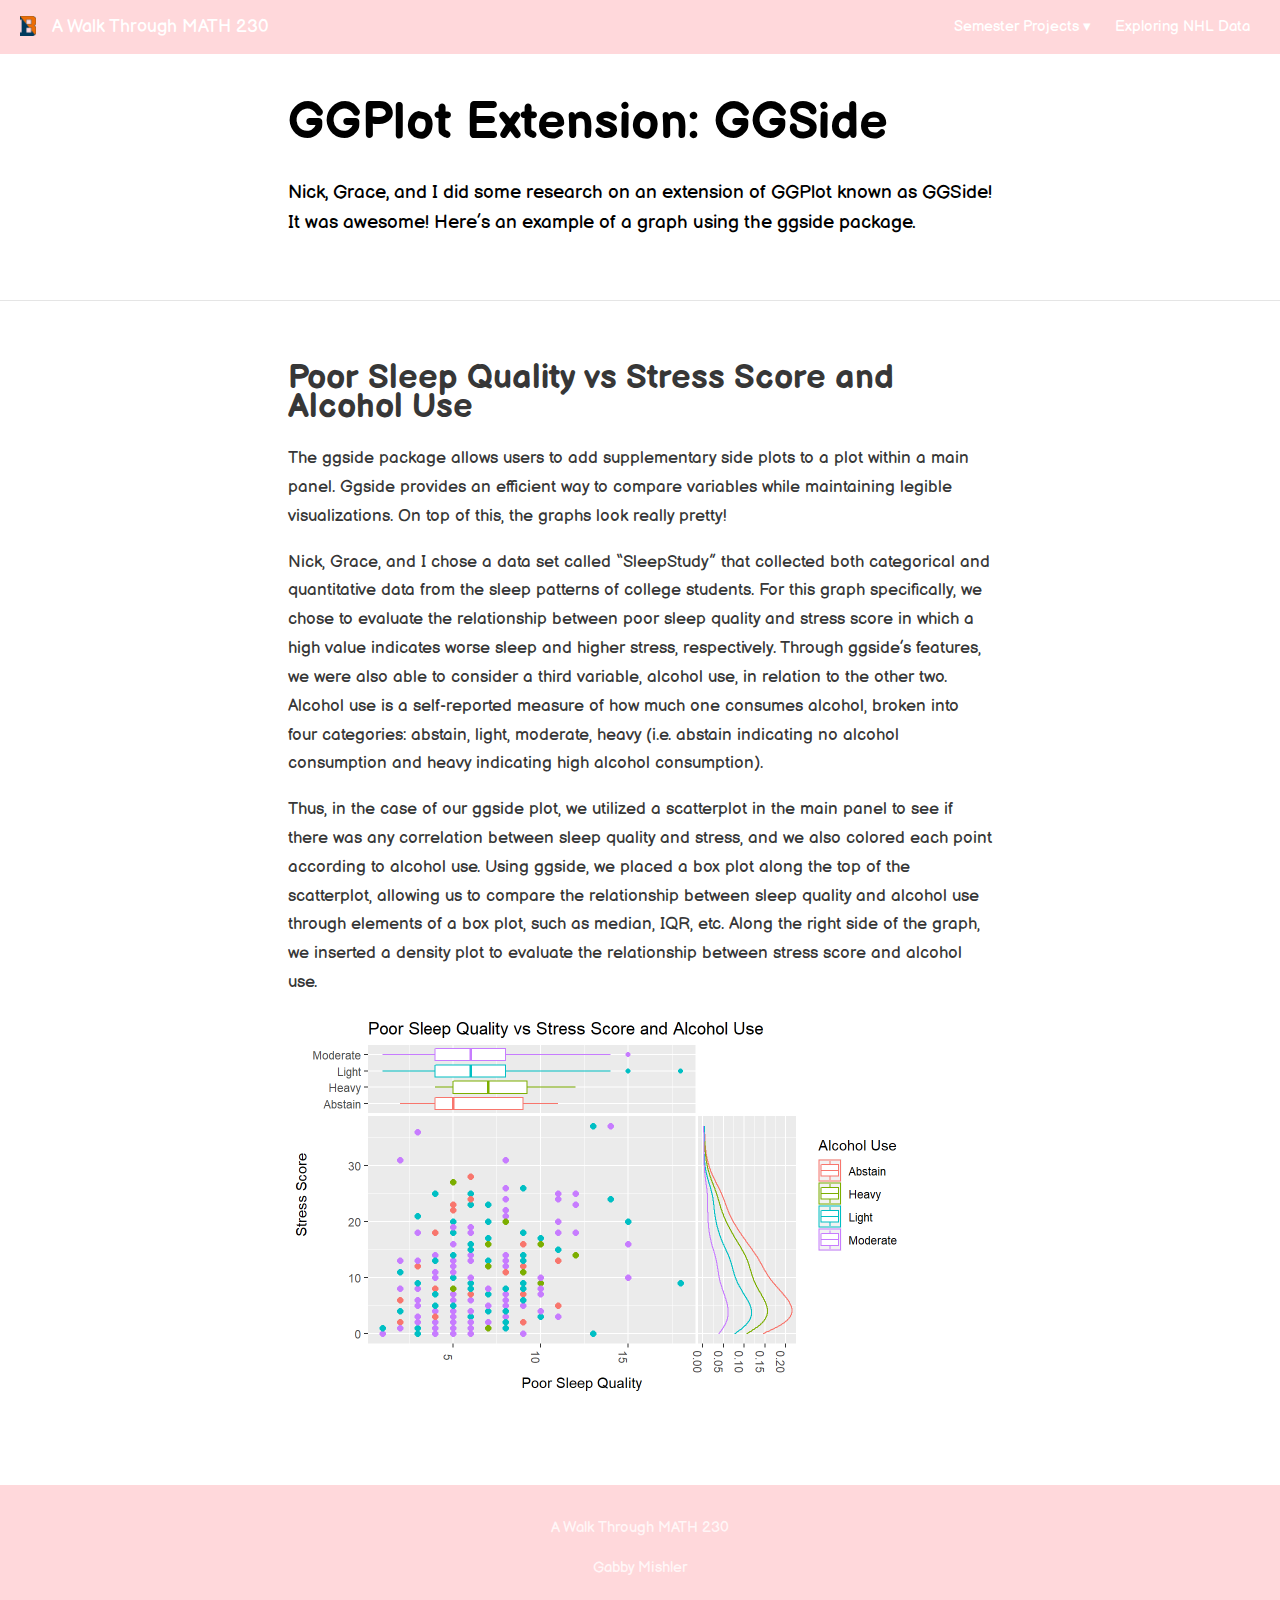
<file: GabbyMishler_Website/docs/GG-Side.html>
<!DOCTYPE html>

<html xmlns="http://www.w3.org/1999/xhtml" lang="" xml:lang="">

<head>
  <meta charset="utf-8"/>
  <meta name="viewport" content="width=device-width, initial-scale=1"/>
  <meta http-equiv="X-UA-Compatible" content="IE=Edge,chrome=1"/>
  <meta name="generator" content="distill" />

  <style type="text/css">
  /* Hide doc at startup (prevent jankiness while JS renders/transforms) */
  body {
    visibility: hidden;
  }
  </style>

 <!--radix_placeholder_import_source-->
 <!--/radix_placeholder_import_source-->

<style type="text/css">code{white-space: pre;}</style>
<style type="text/css" data-origin="pandoc">
pre > code.sourceCode { white-space: pre; position: relative; }
pre > code.sourceCode > span { display: inline-block; line-height: 1.25; }
pre > code.sourceCode > span:empty { height: 1.2em; }
.sourceCode { overflow: visible; }
code.sourceCode > span { color: inherit; text-decoration: inherit; }
div.sourceCode { margin: 1em 0; }
pre.sourceCode { margin: 0; }
@media screen {
div.sourceCode { overflow: auto; }
}
@media print {
pre > code.sourceCode { white-space: pre-wrap; }
pre > code.sourceCode > span { text-indent: -5em; padding-left: 5em; }
}
pre.numberSource code
  { counter-reset: source-line 0; }
pre.numberSource code > span
  { position: relative; left: -4em; counter-increment: source-line; }
pre.numberSource code > span > a:first-child::before
  { content: counter(source-line);
    position: relative; left: -1em; text-align: right; vertical-align: baseline;
    border: none; display: inline-block;
    -webkit-touch-callout: none; -webkit-user-select: none;
    -khtml-user-select: none; -moz-user-select: none;
    -ms-user-select: none; user-select: none;
    padding: 0 4px; width: 4em;
    color: #aaaaaa;
  }
pre.numberSource { margin-left: 3em; border-left: 1px solid #aaaaaa;  padding-left: 4px; }
div.sourceCode
  {   }
@media screen {
pre > code.sourceCode > span > a:first-child::before { text-decoration: underline; }
}
code span.al { color: #ad0000; } /* Alert */
code span.an { color: #5e5e5e; } /* Annotation */
code span.at { } /* Attribute */
code span.bn { color: #ad0000; } /* BaseN */
code span.bu { } /* BuiltIn */
code span.cf { color: #007ba5; } /* ControlFlow */
code span.ch { color: #20794d; } /* Char */
code span.cn { color: #8f5902; } /* Constant */
code span.co { color: #5e5e5e; } /* Comment */
code span.cv { color: #5e5e5e; font-style: italic; } /* CommentVar */
code span.do { color: #5e5e5e; font-style: italic; } /* Documentation */
code span.dt { color: #ad0000; } /* DataType */
code span.dv { color: #ad0000; } /* DecVal */
code span.er { color: #ad0000; } /* Error */
code span.ex { } /* Extension */
code span.fl { color: #ad0000; } /* Float */
code span.fu { color: #4758ab; } /* Function */
code span.im { } /* Import */
code span.in { color: #5e5e5e; } /* Information */
code span.kw { color: #007ba5; } /* Keyword */
code span.op { color: #5e5e5e; } /* Operator */
code span.ot { color: #007ba5; } /* Other */
code span.pp { color: #ad0000; } /* Preprocessor */
code span.sc { color: #5e5e5e; } /* SpecialChar */
code span.ss { color: #20794d; } /* SpecialString */
code span.st { color: #20794d; } /* String */
code span.va { color: #111111; } /* Variable */
code span.vs { color: #20794d; } /* VerbatimString */
code span.wa { color: #5e5e5e; font-style: italic; } /* Warning */
</style>


  <!--radix_placeholder_meta_tags-->
  <title>A Walk Through MATH 230: GGPlot Extension: GGSide</title>

  <meta property="description" itemprop="description" content="Nick, Grace, and I did some research on an extension of GGPlot known as GGSide! It was awesome! Here&#39;s an example of a graph using the ggside package."/>



  <!--  https://developers.facebook.com/docs/sharing/webmasters#markup -->
  <meta property="og:title" content="A Walk Through MATH 230: GGPlot Extension: GGSide"/>
  <meta property="og:type" content="article"/>
  <meta property="og:description" content="Nick, Grace, and I did some research on an extension of GGPlot known as GGSide! It was awesome! Here&#39;s an example of a graph using the ggside package."/>
  <meta property="og:locale" content="en_US"/>
  <meta property="og:site_name" content="A Walk Through MATH 230"/>

  <!--  https://dev.twitter.com/cards/types/summary -->
  <meta property="twitter:card" content="summary"/>
  <meta property="twitter:title" content="A Walk Through MATH 230: GGPlot Extension: GGSide"/>
  <meta property="twitter:description" content="Nick, Grace, and I did some research on an extension of GGPlot known as GGSide! It was awesome! Here&#39;s an example of a graph using the ggside package."/>

  <!--/radix_placeholder_meta_tags-->
  <!--radix_placeholder_rmarkdown_metadata-->

  <script type="text/json" id="radix-rmarkdown-metadata">
  {"type":"list","attributes":{"names":{"type":"character","attributes":{},"value":["title","description","site"]}},"value":[{"type":"character","attributes":{},"value":["GGPlot Extension: GGSide"]},{"type":"character","attributes":{},"value":["Nick, Grace, and I did some research on an extension of GGPlot known as GGSide! It was awesome! Here's an example of a graph using the ggside package.\n"]},{"type":"character","attributes":{},"value":["distill::distill_website"]}]}
  </script>
  <!--/radix_placeholder_rmarkdown_metadata-->
  <!--radix_placeholder_navigation_in_header-->
  <meta name="distill:offset" content=""/>

  <script type="application/javascript">

    window.headroom_prevent_pin = false;

    window.document.addEventListener("DOMContentLoaded", function (event) {

      // initialize headroom for banner
      var header = $('header').get(0);
      var headerHeight = header.offsetHeight;
      var headroom = new Headroom(header, {
        tolerance: 5,
        onPin : function() {
          if (window.headroom_prevent_pin) {
            window.headroom_prevent_pin = false;
            headroom.unpin();
          }
        }
      });
      headroom.init();
      if(window.location.hash)
        headroom.unpin();
      $(header).addClass('headroom--transition');

      // offset scroll location for banner on hash change
      // (see: https://github.com/WickyNilliams/headroom.js/issues/38)
      window.addEventListener("hashchange", function(event) {
        window.scrollTo(0, window.pageYOffset - (headerHeight + 25));
      });

      // responsive menu
      $('.distill-site-header').each(function(i, val) {
        var topnav = $(this);
        var toggle = topnav.find('.nav-toggle');
        toggle.on('click', function() {
          topnav.toggleClass('responsive');
        });
      });

      // nav dropdowns
      $('.nav-dropbtn').click(function(e) {
        $(this).next('.nav-dropdown-content').toggleClass('nav-dropdown-active');
        $(this).parent().siblings('.nav-dropdown')
           .children('.nav-dropdown-content').removeClass('nav-dropdown-active');
      });
      $("body").click(function(e){
        $('.nav-dropdown-content').removeClass('nav-dropdown-active');
      });
      $(".nav-dropdown").click(function(e){
        e.stopPropagation();
      });
    });
  </script>

  <style type="text/css">

  /* Theme (user-documented overrideables for nav appearance) */

  .distill-site-nav {
    color: rgba(255, 255, 255, 0.8);
    background-color: #0F2E3D;
    font-size: 15px;
    font-weight: 300;
  }

  .distill-site-nav a {
    color: inherit;
    text-decoration: none;
  }

  .distill-site-nav a:hover {
    color: white;
  }

  @media print {
    .distill-site-nav {
      display: none;
    }
  }

  .distill-site-header {

  }

  .distill-site-footer {

  }


  /* Site Header */

  .distill-site-header {
    width: 100%;
    box-sizing: border-box;
    z-index: 3;
  }

  .distill-site-header .nav-left {
    display: inline-block;
    margin-left: 8px;
  }

  @media screen and (max-width: 768px) {
    .distill-site-header .nav-left {
      margin-left: 0;
    }
  }


  .distill-site-header .nav-right {
    float: right;
    margin-right: 8px;
  }

  .distill-site-header a,
  .distill-site-header .title {
    display: inline-block;
    text-align: center;
    padding: 14px 10px 14px 10px;
  }

  .distill-site-header .title {
    font-size: 18px;
    min-width: 150px;
  }

  .distill-site-header .logo {
    padding: 0;
  }

  .distill-site-header .logo img {
    display: none;
    max-height: 20px;
    width: auto;
    margin-bottom: -4px;
  }

  .distill-site-header .nav-image img {
    max-height: 18px;
    width: auto;
    display: inline-block;
    margin-bottom: -3px;
  }



  @media screen and (min-width: 1000px) {
    .distill-site-header .logo img {
      display: inline-block;
    }
    .distill-site-header .nav-left {
      margin-left: 20px;
    }
    .distill-site-header .nav-right {
      margin-right: 20px;
    }
    .distill-site-header .title {
      padding-left: 12px;
    }
  }


  .distill-site-header .nav-toggle {
    display: none;
  }

  .nav-dropdown {
    display: inline-block;
    position: relative;
  }

  .nav-dropdown .nav-dropbtn {
    border: none;
    outline: none;
    color: rgba(255, 255, 255, 0.8);
    padding: 16px 10px;
    background-color: transparent;
    font-family: inherit;
    font-size: inherit;
    font-weight: inherit;
    margin: 0;
    margin-top: 1px;
    z-index: 2;
  }

  .nav-dropdown-content {
    display: none;
    position: absolute;
    background-color: white;
    min-width: 200px;
    border: 1px solid rgba(0,0,0,0.15);
    border-radius: 4px;
    box-shadow: 0px 8px 16px 0px rgba(0,0,0,0.1);
    z-index: 1;
    margin-top: 2px;
    white-space: nowrap;
    padding-top: 4px;
    padding-bottom: 4px;
  }

  .nav-dropdown-content hr {
    margin-top: 4px;
    margin-bottom: 4px;
    border: none;
    border-bottom: 1px solid rgba(0, 0, 0, 0.1);
  }

  .nav-dropdown-active {
    display: block;
  }

  .nav-dropdown-content a, .nav-dropdown-content .nav-dropdown-header {
    color: black;
    padding: 6px 24px;
    text-decoration: none;
    display: block;
    text-align: left;
  }

  .nav-dropdown-content .nav-dropdown-header {
    display: block;
    padding: 5px 24px;
    padding-bottom: 0;
    text-transform: uppercase;
    font-size: 14px;
    color: #999999;
    white-space: nowrap;
  }

  .nav-dropdown:hover .nav-dropbtn {
    color: white;
  }

  .nav-dropdown-content a:hover {
    background-color: #ddd;
    color: black;
  }

  .nav-right .nav-dropdown-content {
    margin-left: -45%;
    right: 0;
  }

  @media screen and (max-width: 768px) {
    .distill-site-header a, .distill-site-header .nav-dropdown  {display: none;}
    .distill-site-header a.nav-toggle {
      float: right;
      display: block;
    }
    .distill-site-header .title {
      margin-left: 0;
    }
    .distill-site-header .nav-right {
      margin-right: 0;
    }
    .distill-site-header {
      overflow: hidden;
    }
    .nav-right .nav-dropdown-content {
      margin-left: 0;
    }
  }


  @media screen and (max-width: 768px) {
    .distill-site-header.responsive {position: relative; min-height: 500px; }
    .distill-site-header.responsive a.nav-toggle {
      position: absolute;
      right: 0;
      top: 0;
    }
    .distill-site-header.responsive a,
    .distill-site-header.responsive .nav-dropdown {
      display: block;
      text-align: left;
    }
    .distill-site-header.responsive .nav-left,
    .distill-site-header.responsive .nav-right {
      width: 100%;
    }
    .distill-site-header.responsive .nav-dropdown {float: none;}
    .distill-site-header.responsive .nav-dropdown-content {position: relative;}
    .distill-site-header.responsive .nav-dropdown .nav-dropbtn {
      display: block;
      width: 100%;
      text-align: left;
    }
  }

  /* Site Footer */

  .distill-site-footer {
    width: 100%;
    overflow: hidden;
    box-sizing: border-box;
    z-index: 3;
    margin-top: 30px;
    padding-top: 30px;
    padding-bottom: 30px;
    text-align: center;
  }

  /* Headroom */

  d-title {
    padding-top: 6rem;
  }

  @media print {
    d-title {
      padding-top: 4rem;
    }
  }

  .headroom {
    z-index: 1000;
    position: fixed;
    top: 0;
    left: 0;
    right: 0;
  }

  .headroom--transition {
    transition: all .4s ease-in-out;
  }

  .headroom--unpinned {
    top: -100px;
  }

  .headroom--pinned {
    top: 0;
  }

  /* adjust viewport for navbar height */
  /* helps vertically center bootstrap (non-distill) content */
  .min-vh-100 {
    min-height: calc(100vh - 100px) !important;
  }

  </style>

  <script src="site_libs/jquery-3.6.0/jquery-3.6.0.min.js"></script>
  <link href="site_libs/font-awesome-5.1.0/css/all.css" rel="stylesheet"/>
  <link href="site_libs/font-awesome-5.1.0/css/v4-shims.css" rel="stylesheet"/>
  <script src="site_libs/headroom-0.9.4/headroom.min.js"></script>
  <script src="site_libs/autocomplete-0.37.1/autocomplete.min.js"></script>
  <script src="site_libs/fuse-6.4.1/fuse.min.js"></script>

  <script type="application/javascript">

  function getMeta(metaName) {
    var metas = document.getElementsByTagName('meta');
    for (let i = 0; i < metas.length; i++) {
      if (metas[i].getAttribute('name') === metaName) {
        return metas[i].getAttribute('content');
      }
    }
    return '';
  }

  function offsetURL(url) {
    var offset = getMeta('distill:offset');
    return offset ? offset + '/' + url : url;
  }

  function createFuseIndex() {

    // create fuse index
    var options = {
      keys: [
        { name: 'title', weight: 20 },
        { name: 'categories', weight: 15 },
        { name: 'description', weight: 10 },
        { name: 'contents', weight: 5 },
      ],
      ignoreLocation: true,
      threshold: 0
    };
    var fuse = new window.Fuse([], options);

    // fetch the main search.json
    return fetch(offsetURL('search.json'))
      .then(function(response) {
        if (response.status == 200) {
          return response.json().then(function(json) {
            // index main articles
            json.articles.forEach(function(article) {
              fuse.add(article);
            });
            // download collections and index their articles
            return Promise.all(json.collections.map(function(collection) {
              return fetch(offsetURL(collection)).then(function(response) {
                if (response.status === 200) {
                  return response.json().then(function(articles) {
                    articles.forEach(function(article) {
                      fuse.add(article);
                    });
                  })
                } else {
                  return Promise.reject(
                    new Error('Unexpected status from search index request: ' +
                              response.status)
                  );
                }
              });
            })).then(function() {
              return fuse;
            });
          });

        } else {
          return Promise.reject(
            new Error('Unexpected status from search index request: ' +
                        response.status)
          );
        }
      });
  }

  window.document.addEventListener("DOMContentLoaded", function (event) {

    // get search element (bail if we don't have one)
    var searchEl = window.document.getElementById('distill-search');
    if (!searchEl)
      return;

    createFuseIndex()
      .then(function(fuse) {

        // make search box visible
        searchEl.classList.remove('hidden');

        // initialize autocomplete
        var options = {
          autoselect: true,
          hint: false,
          minLength: 2,
        };
        window.autocomplete(searchEl, options, [{
          source: function(query, callback) {
            const searchOptions = {
              isCaseSensitive: false,
              shouldSort: true,
              minMatchCharLength: 2,
              limit: 10,
            };
            var results = fuse.search(query, searchOptions);
            callback(results
              .map(function(result) { return result.item; })
            );
          },
          templates: {
            suggestion: function(suggestion) {
              var img = suggestion.preview && Object.keys(suggestion.preview).length > 0
                ? `<img src="${offsetURL(suggestion.preview)}"</img>`
                : '';
              var html = `
                <div class="search-item">
                  <h3>${suggestion.title}</h3>
                  <div class="search-item-description">
                    ${suggestion.description || ''}
                  </div>
                  <div class="search-item-preview">
                    ${img}
                  </div>
                </div>
              `;
              return html;
            }
          }
        }]).on('autocomplete:selected', function(event, suggestion) {
          window.location.href = offsetURL(suggestion.path);
        });
        // remove inline display style on autocompleter (we want to
        // manage responsive display via css)
        $('.algolia-autocomplete').css("display", "");
      })
      .catch(function(error) {
        console.log(error);
      });

  });

  </script>

  <style type="text/css">

  .nav-search {
    font-size: x-small;
  }

  /* Algolioa Autocomplete */

  .algolia-autocomplete {
    display: inline-block;
    margin-left: 10px;
    vertical-align: sub;
    background-color: white;
    color: black;
    padding: 6px;
    padding-top: 8px;
    padding-bottom: 0;
    border-radius: 6px;
    border: 1px #0F2E3D solid;
    width: 180px;
  }


  @media screen and (max-width: 768px) {
    .distill-site-nav .algolia-autocomplete {
      display: none;
      visibility: hidden;
    }
    .distill-site-nav.responsive .algolia-autocomplete {
      display: inline-block;
      visibility: visible;
    }
    .distill-site-nav.responsive .algolia-autocomplete .aa-dropdown-menu {
      margin-left: 0;
      width: 400px;
      max-height: 400px;
    }
  }

  .algolia-autocomplete .aa-input, .algolia-autocomplete .aa-hint {
    width: 90%;
    outline: none;
    border: none;
  }

  .algolia-autocomplete .aa-hint {
    color: #999;
  }
  .algolia-autocomplete .aa-dropdown-menu {
    width: 550px;
    max-height: 70vh;
    overflow-x: visible;
    overflow-y: scroll;
    padding: 5px;
    margin-top: 3px;
    margin-left: -150px;
    background-color: #fff;
    border-radius: 5px;
    border: 1px solid #999;
    border-top: none;
  }

  .algolia-autocomplete .aa-dropdown-menu .aa-suggestion {
    cursor: pointer;
    padding: 5px 4px;
    border-bottom: 1px solid #eee;
  }

  .algolia-autocomplete .aa-dropdown-menu .aa-suggestion:last-of-type {
    border-bottom: none;
    margin-bottom: 2px;
  }

  .algolia-autocomplete .aa-dropdown-menu .aa-suggestion .search-item {
    overflow: hidden;
    font-size: 0.8em;
    line-height: 1.4em;
  }

  .algolia-autocomplete .aa-dropdown-menu .aa-suggestion .search-item h3 {
    font-size: 1rem;
    margin-block-start: 0;
    margin-block-end: 5px;
  }

  .algolia-autocomplete .aa-dropdown-menu .aa-suggestion .search-item-description {
    display: inline-block;
    overflow: hidden;
    height: 2.8em;
    width: 80%;
    margin-right: 4%;
  }

  .algolia-autocomplete .aa-dropdown-menu .aa-suggestion .search-item-preview {
    display: inline-block;
    width: 15%;
  }

  .algolia-autocomplete .aa-dropdown-menu .aa-suggestion .search-item-preview img {
    height: 3em;
    width: auto;
    display: none;
  }

  .algolia-autocomplete .aa-dropdown-menu .aa-suggestion .search-item-preview img[src] {
    display: initial;
  }

  .algolia-autocomplete .aa-dropdown-menu .aa-suggestion.aa-cursor {
    background-color: #eee;
  }
  .algolia-autocomplete .aa-dropdown-menu .aa-suggestion em {
    font-weight: bold;
    font-style: normal;
  }

  </style>


  <!--/radix_placeholder_navigation_in_header-->
  <!--radix_placeholder_distill-->

  <style type="text/css">

  body {
    background-color: white;
  }

  .pandoc-table {
    width: 100%;
  }

  .pandoc-table>caption {
    margin-bottom: 10px;
  }

  .pandoc-table th:not([align]) {
    text-align: left;
  }

  .pagedtable-footer {
    font-size: 15px;
  }

  d-byline .byline {
    grid-template-columns: 2fr 2fr;
  }

  d-byline .byline h3 {
    margin-block-start: 1.5em;
  }

  d-byline .byline .authors-affiliations h3 {
    margin-block-start: 0.5em;
  }

  .authors-affiliations .orcid-id {
    width: 16px;
    height:16px;
    margin-left: 4px;
    margin-right: 4px;
    vertical-align: middle;
    padding-bottom: 2px;
  }

  d-title .dt-tags {
    margin-top: 1em;
    grid-column: text;
  }

  .dt-tags .dt-tag {
    text-decoration: none;
    display: inline-block;
    color: rgba(0,0,0,0.6);
    padding: 0em 0.4em;
    margin-right: 0.5em;
    margin-bottom: 0.4em;
    font-size: 70%;
    border: 1px solid rgba(0,0,0,0.2);
    border-radius: 3px;
    text-transform: uppercase;
    font-weight: 500;
  }

  d-article table.gt_table td,
  d-article table.gt_table th {
    border-bottom: none;
  }

  .html-widget {
    margin-bottom: 2.0em;
  }

  .l-screen-inset {
    padding-right: 16px;
  }

  .l-screen .caption {
    margin-left: 10px;
  }

  .shaded {
    background: rgb(247, 247, 247);
    padding-top: 20px;
    padding-bottom: 20px;
    border-top: 1px solid rgba(0, 0, 0, 0.1);
    border-bottom: 1px solid rgba(0, 0, 0, 0.1);
  }

  .shaded .html-widget {
    margin-bottom: 0;
    border: 1px solid rgba(0, 0, 0, 0.1);
  }

  .shaded .shaded-content {
    background: white;
  }

  .text-output {
    margin-top: 0;
    line-height: 1.5em;
  }

  .hidden {
    display: none !important;
  }

  d-article {
    padding-top: 2.5rem;
    padding-bottom: 30px;
  }

  d-appendix {
    padding-top: 30px;
  }

  d-article>p>img {
    width: 100%;
  }

  d-article h2 {
    margin: 1rem 0 1.5rem 0;
  }

  d-article h3 {
    margin-top: 1.5rem;
  }

  d-article iframe {
    border: 1px solid rgba(0, 0, 0, 0.1);
    margin-bottom: 2.0em;
    width: 100%;
  }

  /* Tweak code blocks */

  d-article div.sourceCode code,
  d-article pre code {
    font-family: Consolas, Monaco, 'Andale Mono', 'Ubuntu Mono', monospace;
  }

  d-article pre,
  d-article div.sourceCode,
  d-article div.sourceCode pre {
    overflow: auto;
  }

  d-article div.sourceCode {
    background-color: white;
  }

  d-article div.sourceCode pre {
    padding-left: 10px;
    font-size: 12px;
    border-left: 2px solid rgba(0,0,0,0.1);
  }

  d-article pre {
    font-size: 12px;
    color: black;
    background: none;
    margin-top: 0;
    text-align: left;
    white-space: pre;
    word-spacing: normal;
    word-break: normal;
    word-wrap: normal;
    line-height: 1.5;

    -moz-tab-size: 4;
    -o-tab-size: 4;
    tab-size: 4;

    -webkit-hyphens: none;
    -moz-hyphens: none;
    -ms-hyphens: none;
    hyphens: none;
  }

  d-article pre a {
    border-bottom: none;
  }

  d-article pre a:hover {
    border-bottom: none;
    text-decoration: underline;
  }

  d-article details {
    grid-column: text;
    margin-bottom: 0.8em;
  }

  @media(min-width: 768px) {

  d-article pre,
  d-article div.sourceCode,
  d-article div.sourceCode pre {
    overflow: visible !important;
  }

  d-article div.sourceCode pre {
    padding-left: 18px;
    font-size: 14px;
  }

  d-article pre {
    font-size: 14px;
  }

  }

  figure img.external {
    background: white;
    border: 1px solid rgba(0, 0, 0, 0.1);
    box-shadow: 0 1px 8px rgba(0, 0, 0, 0.1);
    padding: 18px;
    box-sizing: border-box;
  }

  /* CSS for d-contents */

  .d-contents {
    grid-column: text;
    color: rgba(0,0,0,0.8);
    font-size: 0.9em;
    padding-bottom: 1em;
    margin-bottom: 1em;
    padding-bottom: 0.5em;
    margin-bottom: 1em;
    padding-left: 0.25em;
    justify-self: start;
  }

  @media(min-width: 1000px) {
    .d-contents.d-contents-float {
      height: 0;
      grid-column-start: 1;
      grid-column-end: 4;
      justify-self: center;
      padding-right: 3em;
      padding-left: 2em;
    }
  }

  .d-contents nav h3 {
    font-size: 18px;
    margin-top: 0;
    margin-bottom: 1em;
  }

  .d-contents li {
    list-style-type: none
  }

  .d-contents nav > ul {
    padding-left: 0;
  }

  .d-contents ul {
    padding-left: 1em
  }

  .d-contents nav ul li {
    margin-top: 0.6em;
    margin-bottom: 0.2em;
  }

  .d-contents nav a {
    font-size: 13px;
    border-bottom: none;
    text-decoration: none
    color: rgba(0, 0, 0, 0.8);
  }

  .d-contents nav a:hover {
    text-decoration: underline solid rgba(0, 0, 0, 0.6)
  }

  .d-contents nav > ul > li > a {
    font-weight: 600;
  }

  .d-contents nav > ul > li > ul {
    font-weight: inherit;
  }

  .d-contents nav > ul > li > ul > li {
    margin-top: 0.2em;
  }


  .d-contents nav ul {
    margin-top: 0;
    margin-bottom: 0.25em;
  }

  .d-article-with-toc h2:nth-child(2) {
    margin-top: 0;
  }


  /* Figure */

  .figure {
    position: relative;
    margin-bottom: 2.5em;
    margin-top: 1.5em;
  }

  .figure img {
    width: 100%;
  }

  .figure .caption {
    color: rgba(0, 0, 0, 0.6);
    font-size: 12px;
    line-height: 1.5em;
  }

  .figure img.external {
    background: white;
    border: 1px solid rgba(0, 0, 0, 0.1);
    box-shadow: 0 1px 8px rgba(0, 0, 0, 0.1);
    padding: 18px;
    box-sizing: border-box;
  }

  .figure .caption a {
    color: rgba(0, 0, 0, 0.6);
  }

  .figure .caption b,
  .figure .caption strong, {
    font-weight: 600;
    color: rgba(0, 0, 0, 1.0);
  }

  /* Citations */

  d-article .citation {
    color: inherit;
    cursor: inherit;
  }

  div.hanging-indent{
    margin-left: 1em; text-indent: -1em;
  }

  /* Citation hover box */

  .tippy-box[data-theme~=light-border] {
    background-color: rgba(250, 250, 250, 0.95);
  }

  .tippy-content > p {
    margin-bottom: 0;
    padding: 2px;
  }


  /* Tweak 1000px media break to show more text */

  @media(min-width: 1000px) {
    .base-grid,
    distill-header,
    d-title,
    d-abstract,
    d-article,
    d-appendix,
    distill-appendix,
    d-byline,
    d-footnote-list,
    d-citation-list,
    distill-footer {
      grid-template-columns: [screen-start] 1fr [page-start kicker-start] 80px [middle-start] 50px [text-start kicker-end] 65px 65px 65px 65px 65px 65px 65px 65px [text-end gutter-start] 65px [middle-end] 65px [page-end gutter-end] 1fr [screen-end];
      grid-column-gap: 16px;
    }

    .grid {
      grid-column-gap: 16px;
    }

    d-article {
      font-size: 1.06rem;
      line-height: 1.7em;
    }
    figure .caption, .figure .caption, figure figcaption {
      font-size: 13px;
    }
  }

  @media(min-width: 1180px) {
    .base-grid,
    distill-header,
    d-title,
    d-abstract,
    d-article,
    d-appendix,
    distill-appendix,
    d-byline,
    d-footnote-list,
    d-citation-list,
    distill-footer {
      grid-template-columns: [screen-start] 1fr [page-start kicker-start] 60px [middle-start] 60px [text-start kicker-end] 60px 60px 60px 60px 60px 60px 60px 60px [text-end gutter-start] 60px [middle-end] 60px [page-end gutter-end] 1fr [screen-end];
      grid-column-gap: 32px;
    }

    .grid {
      grid-column-gap: 32px;
    }
  }


  /* Get the citation styles for the appendix (not auto-injected on render since
     we do our own rendering of the citation appendix) */

  d-appendix .citation-appendix,
  .d-appendix .citation-appendix {
    font-size: 11px;
    line-height: 15px;
    border-left: 1px solid rgba(0, 0, 0, 0.1);
    padding-left: 18px;
    border: 1px solid rgba(0,0,0,0.1);
    background: rgba(0, 0, 0, 0.02);
    padding: 10px 18px;
    border-radius: 3px;
    color: rgba(150, 150, 150, 1);
    overflow: hidden;
    margin-top: -12px;
    white-space: pre-wrap;
    word-wrap: break-word;
  }

  /* Include appendix styles here so they can be overridden */

  d-appendix {
    contain: layout style;
    font-size: 0.8em;
    line-height: 1.7em;
    margin-top: 60px;
    margin-bottom: 0;
    border-top: 1px solid rgba(0, 0, 0, 0.1);
    color: rgba(0,0,0,0.5);
    padding-top: 60px;
    padding-bottom: 48px;
  }

  d-appendix h3 {
    grid-column: page-start / text-start;
    font-size: 15px;
    font-weight: 500;
    margin-top: 1em;
    margin-bottom: 0;
    color: rgba(0,0,0,0.65);
  }

  d-appendix h3 + * {
    margin-top: 1em;
  }

  d-appendix ol {
    padding: 0 0 0 15px;
  }

  @media (min-width: 768px) {
    d-appendix ol {
      padding: 0 0 0 30px;
      margin-left: -30px;
    }
  }

  d-appendix li {
    margin-bottom: 1em;
  }

  d-appendix a {
    color: rgba(0, 0, 0, 0.6);
  }

  d-appendix > * {
    grid-column: text;
  }

  d-appendix > d-footnote-list,
  d-appendix > d-citation-list,
  d-appendix > distill-appendix {
    grid-column: screen;
  }

  /* Include footnote styles here so they can be overridden */

  d-footnote-list {
    contain: layout style;
  }

  d-footnote-list > * {
    grid-column: text;
  }

  d-footnote-list a.footnote-backlink {
    color: rgba(0,0,0,0.3);
    padding-left: 0.5em;
  }



  /* Anchor.js */

  .anchorjs-link {
    /*transition: all .25s linear; */
    text-decoration: none;
    border-bottom: none;
  }
  *:hover > .anchorjs-link {
    margin-left: -1.125em !important;
    text-decoration: none;
    border-bottom: none;
  }

  /* Social footer */

  .social_footer {
    margin-top: 30px;
    margin-bottom: 0;
    color: rgba(0,0,0,0.67);
  }

  .disqus-comments {
    margin-right: 30px;
  }

  .disqus-comment-count {
    border-bottom: 1px solid rgba(0, 0, 0, 0.4);
    cursor: pointer;
  }

  #disqus_thread {
    margin-top: 30px;
  }

  .article-sharing a {
    border-bottom: none;
    margin-right: 8px;
  }

  .article-sharing a:hover {
    border-bottom: none;
  }

  .sidebar-section.subscribe {
    font-size: 12px;
    line-height: 1.6em;
  }

  .subscribe p {
    margin-bottom: 0.5em;
  }


  .article-footer .subscribe {
    font-size: 15px;
    margin-top: 45px;
  }


  .sidebar-section.custom {
    font-size: 12px;
    line-height: 1.6em;
  }

  .custom p {
    margin-bottom: 0.5em;
  }

  /* Styles for listing layout (hide title) */
  .layout-listing d-title, .layout-listing .d-title {
    display: none;
  }

  /* Styles for posts lists (not auto-injected) */


  .posts-with-sidebar {
    padding-left: 45px;
    padding-right: 45px;
  }

  .posts-list .description h2,
  .posts-list .description p {
    font-family: -apple-system, BlinkMacSystemFont, "Segoe UI", Roboto, Oxygen, Ubuntu, Cantarell, "Fira Sans", "Droid Sans", "Helvetica Neue", Arial, sans-serif;
  }

  .posts-list .description h2 {
    font-weight: 700;
    border-bottom: none;
    padding-bottom: 0;
  }

  .posts-list h2.post-tag {
    border-bottom: 1px solid rgba(0, 0, 0, 0.2);
    padding-bottom: 12px;
  }
  .posts-list {
    margin-top: 60px;
    margin-bottom: 24px;
  }

  .posts-list .post-preview {
    text-decoration: none;
    overflow: hidden;
    display: block;
    border-bottom: 1px solid rgba(0, 0, 0, 0.1);
    padding: 24px 0;
  }

  .post-preview-last {
    border-bottom: none !important;
  }

  .posts-list .posts-list-caption {
    grid-column: screen;
    font-weight: 400;
  }

  .posts-list .post-preview h2 {
    margin: 0 0 6px 0;
    line-height: 1.2em;
    font-style: normal;
    font-size: 24px;
  }

  .posts-list .post-preview p {
    margin: 0 0 12px 0;
    line-height: 1.4em;
    font-size: 16px;
  }

  .posts-list .post-preview .thumbnail {
    box-sizing: border-box;
    margin-bottom: 24px;
    position: relative;
    max-width: 500px;
  }
  .posts-list .post-preview img {
    width: 100%;
    display: block;
  }

  .posts-list .metadata {
    font-size: 12px;
    line-height: 1.4em;
    margin-bottom: 18px;
  }

  .posts-list .metadata > * {
    display: inline-block;
  }

  .posts-list .metadata .publishedDate {
    margin-right: 2em;
  }

  .posts-list .metadata .dt-authors {
    display: block;
    margin-top: 0.3em;
    margin-right: 2em;
  }

  .posts-list .dt-tags {
    display: block;
    line-height: 1em;
  }

  .posts-list .dt-tags .dt-tag {
    display: inline-block;
    color: rgba(0,0,0,0.6);
    padding: 0.3em 0.4em;
    margin-right: 0.2em;
    margin-bottom: 0.4em;
    font-size: 60%;
    border: 1px solid rgba(0,0,0,0.2);
    border-radius: 3px;
    text-transform: uppercase;
    font-weight: 500;
  }

  .posts-list img {
    opacity: 1;
  }

  .posts-list img[data-src] {
    opacity: 0;
  }

  .posts-more {
    clear: both;
  }


  .posts-sidebar {
    font-size: 16px;
  }

  .posts-sidebar h3 {
    font-size: 16px;
    margin-top: 0;
    margin-bottom: 0.5em;
    font-weight: 400;
    text-transform: uppercase;
  }

  .sidebar-section {
    margin-bottom: 30px;
  }

  .categories ul {
    list-style-type: none;
    margin: 0;
    padding: 0;
  }

  .categories li {
    color: rgba(0, 0, 0, 0.8);
    margin-bottom: 0;
  }

  .categories li>a {
    border-bottom: none;
  }

  .categories li>a:hover {
    border-bottom: 1px solid rgba(0, 0, 0, 0.4);
  }

  .categories .active {
    font-weight: 600;
  }

  .categories .category-count {
    color: rgba(0, 0, 0, 0.4);
  }


  @media(min-width: 768px) {
    .posts-list .post-preview h2 {
      font-size: 26px;
    }
    .posts-list .post-preview .thumbnail {
      float: right;
      width: 30%;
      margin-bottom: 0;
    }
    .posts-list .post-preview .description {
      float: left;
      width: 45%;
    }
    .posts-list .post-preview .metadata {
      float: left;
      width: 20%;
      margin-top: 8px;
    }
    .posts-list .post-preview p {
      margin: 0 0 12px 0;
      line-height: 1.5em;
      font-size: 16px;
    }
    .posts-with-sidebar .posts-list {
      float: left;
      width: 75%;
    }
    .posts-with-sidebar .posts-sidebar {
      float: right;
      width: 20%;
      margin-top: 60px;
      padding-top: 24px;
      padding-bottom: 24px;
    }
  }


  /* Improve display for browsers without grid (IE/Edge <= 15) */

  .downlevel {
    line-height: 1.6em;
    font-family: -apple-system, BlinkMacSystemFont, "Segoe UI", Roboto, Oxygen, Ubuntu, Cantarell, "Fira Sans", "Droid Sans", "Helvetica Neue", Arial, sans-serif;
    margin: 0;
  }

  .downlevel .d-title {
    padding-top: 6rem;
    padding-bottom: 1.5rem;
  }

  .downlevel .d-title h1 {
    font-size: 50px;
    font-weight: 700;
    line-height: 1.1em;
    margin: 0 0 0.5rem;
  }

  .downlevel .d-title p {
    font-weight: 300;
    font-size: 1.2rem;
    line-height: 1.55em;
    margin-top: 0;
  }

  .downlevel .d-byline {
    padding-top: 0.8em;
    padding-bottom: 0.8em;
    font-size: 0.8rem;
    line-height: 1.8em;
  }

  .downlevel .section-separator {
    border: none;
    border-top: 1px solid rgba(0, 0, 0, 0.1);
  }

  .downlevel .d-article {
    font-size: 1.06rem;
    line-height: 1.7em;
    padding-top: 1rem;
    padding-bottom: 2rem;
  }


  .downlevel .d-appendix {
    padding-left: 0;
    padding-right: 0;
    max-width: none;
    font-size: 0.8em;
    line-height: 1.7em;
    margin-bottom: 0;
    color: rgba(0,0,0,0.5);
    padding-top: 40px;
    padding-bottom: 48px;
  }

  .downlevel .footnotes ol {
    padding-left: 13px;
  }

  .downlevel .base-grid,
  .downlevel .distill-header,
  .downlevel .d-title,
  .downlevel .d-abstract,
  .downlevel .d-article,
  .downlevel .d-appendix,
  .downlevel .distill-appendix,
  .downlevel .d-byline,
  .downlevel .d-footnote-list,
  .downlevel .d-citation-list,
  .downlevel .distill-footer,
  .downlevel .appendix-bottom,
  .downlevel .posts-container {
    padding-left: 40px;
    padding-right: 40px;
  }

  @media(min-width: 768px) {
    .downlevel .base-grid,
    .downlevel .distill-header,
    .downlevel .d-title,
    .downlevel .d-abstract,
    .downlevel .d-article,
    .downlevel .d-appendix,
    .downlevel .distill-appendix,
    .downlevel .d-byline,
    .downlevel .d-footnote-list,
    .downlevel .d-citation-list,
    .downlevel .distill-footer,
    .downlevel .appendix-bottom,
    .downlevel .posts-container {
    padding-left: 150px;
    padding-right: 150px;
    max-width: 900px;
  }
  }

  .downlevel pre code {
    display: block;
    border-left: 2px solid rgba(0, 0, 0, .1);
    padding: 0 0 0 20px;
    font-size: 14px;
  }

  .downlevel code, .downlevel pre {
    color: black;
    background: none;
    font-family: Consolas, Monaco, 'Andale Mono', 'Ubuntu Mono', monospace;
    text-align: left;
    white-space: pre;
    word-spacing: normal;
    word-break: normal;
    word-wrap: normal;
    line-height: 1.5;

    -moz-tab-size: 4;
    -o-tab-size: 4;
    tab-size: 4;

    -webkit-hyphens: none;
    -moz-hyphens: none;
    -ms-hyphens: none;
    hyphens: none;
  }

  .downlevel .posts-list .post-preview {
    color: inherit;
  }



  </style>

  <script type="application/javascript">

  function is_downlevel_browser() {
    if (bowser.isUnsupportedBrowser({ msie: "12", msedge: "16"},
                                   window.navigator.userAgent)) {
      return true;
    } else {
      return window.load_distill_framework === undefined;
    }
  }

  // show body when load is complete
  function on_load_complete() {

    // add anchors
    if (window.anchors) {
      window.anchors.options.placement = 'left';
      window.anchors.add('d-article > h2, d-article > h3, d-article > h4, d-article > h5');
    }


    // set body to visible
    document.body.style.visibility = 'visible';

    // force redraw for leaflet widgets
    if (window.HTMLWidgets) {
      var maps = window.HTMLWidgets.findAll(".leaflet");
      $.each(maps, function(i, el) {
        var map = this.getMap();
        map.invalidateSize();
        map.eachLayer(function(layer) {
          if (layer instanceof L.TileLayer)
            layer.redraw();
        });
      });
    }

    // trigger 'shown' so htmlwidgets resize
    $('d-article').trigger('shown');
  }

  function init_distill() {

    init_common();

    // create front matter
    var front_matter = $('<d-front-matter></d-front-matter>');
    $('#distill-front-matter').wrap(front_matter);

    // create d-title
    $('.d-title').changeElementType('d-title');

    // create d-byline
    var byline = $('<d-byline></d-byline>');
    $('.d-byline').replaceWith(byline);

    // create d-article
    var article = $('<d-article></d-article>');
    $('.d-article').wrap(article).children().unwrap();

    // move posts container into article
    $('.posts-container').appendTo($('d-article'));

    // create d-appendix
    $('.d-appendix').changeElementType('d-appendix');

    // flag indicating that we have appendix items
    var appendix = $('.appendix-bottom').children('h3').length > 0;

    // replace footnotes with <d-footnote>
    $('.footnote-ref').each(function(i, val) {
      appendix = true;
      var href = $(this).attr('href');
      var id = href.replace('#', '');
      var fn = $('#' + id);
      var fn_p = $('#' + id + '>p');
      fn_p.find('.footnote-back').remove();
      var text = fn_p.html();
      var dtfn = $('<d-footnote></d-footnote>');
      dtfn.html(text);
      $(this).replaceWith(dtfn);
    });
    // remove footnotes
    $('.footnotes').remove();

    // move refs into #references-listing
    $('#references-listing').replaceWith($('#refs'));

    $('h1.appendix, h2.appendix').each(function(i, val) {
      $(this).changeElementType('h3');
    });
    $('h3.appendix').each(function(i, val) {
      var id = $(this).attr('id');
      $('.d-contents a[href="#' + id + '"]').parent().remove();
      appendix = true;
      $(this).nextUntil($('h1, h2, h3')).addBack().appendTo($('d-appendix'));
    });

    // show d-appendix if we have appendix content
    $("d-appendix").css('display', appendix ? 'grid' : 'none');

    // localize layout chunks to just output
    $('.layout-chunk').each(function(i, val) {

      // capture layout
      var layout = $(this).attr('data-layout');

      // apply layout to markdown level block elements
      var elements = $(this).children().not('details, div.sourceCode, pre, script');
      elements.each(function(i, el) {
        var layout_div = $('<div class="' + layout + '"></div>');
        if (layout_div.hasClass('shaded')) {
          var shaded_content = $('<div class="shaded-content"></div>');
          $(this).wrap(shaded_content);
          $(this).parent().wrap(layout_div);
        } else {
          $(this).wrap(layout_div);
        }
      });


      // unwrap the layout-chunk div
      $(this).children().unwrap();
    });

    // remove code block used to force  highlighting css
    $('.distill-force-highlighting-css').parent().remove();

    // remove empty line numbers inserted by pandoc when using a
    // custom syntax highlighting theme
    $('code.sourceCode a:empty').remove();

    // load distill framework
    load_distill_framework();

    // wait for window.distillRunlevel == 4 to do post processing
    function distill_post_process() {

      if (!window.distillRunlevel || window.distillRunlevel < 4)
        return;

      // hide author/affiliations entirely if we have no authors
      var front_matter = JSON.parse($("#distill-front-matter").html());
      var have_authors = front_matter.authors && front_matter.authors.length > 0;
      if (!have_authors)
        $('d-byline').addClass('hidden');

      // article with toc class
      $('.d-contents').parent().addClass('d-article-with-toc');

      // strip links that point to #
      $('.authors-affiliations').find('a[href="#"]').removeAttr('href');

      // add orcid ids
      $('.authors-affiliations').find('.author').each(function(i, el) {
        var orcid_id = front_matter.authors[i].orcidID;
        if (orcid_id) {
          var a = $('<a></a>');
          a.attr('href', 'https://orcid.org/' + orcid_id);
          var img = $('<img></img>');
          img.addClass('orcid-id');
          img.attr('alt', 'ORCID ID');
          img.attr('src','[data-uri]');
          a.append(img);
          $(this).append(a);
        }
      });

      // hide elements of author/affiliations grid that have no value
      function hide_byline_column(caption) {
        $('d-byline').find('h3:contains("' + caption + '")').parent().css('visibility', 'hidden');
      }

      // affiliations
      var have_affiliations = false;
      for (var i = 0; i<front_matter.authors.length; ++i) {
        var author = front_matter.authors[i];
        if (author.affiliation !== "&nbsp;") {
          have_affiliations = true;
          break;
        }
      }
      if (!have_affiliations)
        $('d-byline').find('h3:contains("Affiliations")').css('visibility', 'hidden');

      // published date
      if (!front_matter.publishedDate)
        hide_byline_column("Published");

      // document object identifier
      var doi = $('d-byline').find('h3:contains("DOI")');
      var doi_p = doi.next().empty();
      if (!front_matter.doi) {
        // if we have a citation and valid citationText then link to that
        if ($('#citation').length > 0 && front_matter.citationText) {
          doi.html('Citation');
          $('<a href="#citation"></a>')
            .text(front_matter.citationText)
            .appendTo(doi_p);
        } else {
          hide_byline_column("DOI");
        }
      } else {
        $('<a></a>')
           .attr('href', "https://doi.org/" + front_matter.doi)
           .html(front_matter.doi)
           .appendTo(doi_p);
      }

       // change plural form of authors/affiliations
      if (front_matter.authors.length === 1) {
        var grid = $('.authors-affiliations');
        grid.children('h3:contains("Authors")').text('Author');
        grid.children('h3:contains("Affiliations")').text('Affiliation');
      }

      // remove d-appendix and d-footnote-list local styles
      $('d-appendix > style:first-child').remove();
      $('d-footnote-list > style:first-child').remove();

      // move appendix-bottom entries to the bottom
      $('.appendix-bottom').appendTo('d-appendix').children().unwrap();
      $('.appendix-bottom').remove();

      // hoverable references
      $('span.citation[data-cites]').each(function() {
        var refs = $(this).attr('data-cites').split(" ");
        var refHtml = refs.map(function(ref) {
          return "<p>" + $('#ref-' + ref).html() + "</p>";
        }).join("\n");
        window.tippy(this, {
          allowHTML: true,
          content: refHtml,
          maxWidth: 500,
          interactive: true,
          interactiveBorder: 10,
          theme: 'light-border',
          placement: 'bottom-start'
        });
      });

      // clear polling timer
      clearInterval(tid);

      // show body now that everything is ready
      on_load_complete();
    }

    var tid = setInterval(distill_post_process, 50);
    distill_post_process();

  }

  function init_downlevel() {

    init_common();

     // insert hr after d-title
    $('.d-title').after($('<hr class="section-separator"/>'));

    // check if we have authors
    var front_matter = JSON.parse($("#distill-front-matter").html());
    var have_authors = front_matter.authors && front_matter.authors.length > 0;

    // manage byline/border
    if (!have_authors)
      $('.d-byline').remove();
    $('.d-byline').after($('<hr class="section-separator"/>'));
    $('.d-byline a').remove();

    // remove toc
    $('.d-contents').remove();

    // move appendix elements
    $('h1.appendix, h2.appendix').each(function(i, val) {
      $(this).changeElementType('h3');
    });
    $('h3.appendix').each(function(i, val) {
      $(this).nextUntil($('h1, h2, h3')).addBack().appendTo($('.d-appendix'));
    });


    // inject headers into references and footnotes
    var refs_header = $('<h3></h3>');
    refs_header.text('References');
    $('#refs').prepend(refs_header);

    var footnotes_header = $('<h3></h3');
    footnotes_header.text('Footnotes');
    $('.footnotes').children('hr').first().replaceWith(footnotes_header);

    // move appendix-bottom entries to the bottom
    $('.appendix-bottom').appendTo('.d-appendix').children().unwrap();
    $('.appendix-bottom').remove();

    // remove appendix if it's empty
    if ($('.d-appendix').children().length === 0)
      $('.d-appendix').remove();

    // prepend separator above appendix
    $('.d-appendix').before($('<hr class="section-separator" style="clear: both"/>'));

    // trim code
    $('pre>code').each(function(i, val) {
      $(this).html($.trim($(this).html()));
    });

    // move posts-container right before article
    $('.posts-container').insertBefore($('.d-article'));

    $('body').addClass('downlevel');

    on_load_complete();
  }


  function init_common() {

    // jquery plugin to change element types
    (function($) {
      $.fn.changeElementType = function(newType) {
        var attrs = {};

        $.each(this[0].attributes, function(idx, attr) {
          attrs[attr.nodeName] = attr.nodeValue;
        });

        this.replaceWith(function() {
          return $("<" + newType + "/>", attrs).append($(this).contents());
        });
      };
    })(jQuery);

    // prevent underline for linked images
    $('a > img').parent().css({'border-bottom' : 'none'});

    // mark non-body figures created by knitr chunks as 100% width
    $('.layout-chunk').each(function(i, val) {
      var figures = $(this).find('img, .html-widget');
      if ($(this).attr('data-layout') !== "l-body") {
        figures.css('width', '100%');
      } else {
        figures.css('max-width', '100%');
        figures.filter("[width]").each(function(i, val) {
          var fig = $(this);
          fig.css('width', fig.attr('width') + 'px');
        });

      }
    });

    // auto-append index.html to post-preview links in file: protocol
    // and in rstudio ide preview
    $('.post-preview').each(function(i, val) {
      if (window.location.protocol === "file:")
        $(this).attr('href', $(this).attr('href') + "index.html");
    });

    // get rid of index.html references in header
    if (window.location.protocol !== "file:") {
      $('.distill-site-header a[href]').each(function(i,val) {
        $(this).attr('href', $(this).attr('href').replace("index.html", "./"));
      });
    }

    // add class to pandoc style tables
    $('tr.header').parent('thead').parent('table').addClass('pandoc-table');
    $('.kable-table').children('table').addClass('pandoc-table');

    // add figcaption style to table captions
    $('caption').parent('table').addClass("figcaption");

    // initialize posts list
    if (window.init_posts_list)
      window.init_posts_list();

    // implmement disqus comment link
    $('.disqus-comment-count').click(function() {
      window.headroom_prevent_pin = true;
      $('#disqus_thread').toggleClass('hidden');
      if (!$('#disqus_thread').hasClass('hidden')) {
        var offset = $(this).offset();
        $(window).resize();
        $('html, body').animate({
          scrollTop: offset.top - 35
        });
      }
    });
  }

  document.addEventListener('DOMContentLoaded', function() {
    if (is_downlevel_browser())
      init_downlevel();
    else
      window.addEventListener('WebComponentsReady', init_distill);
  });

  </script>

  <style type="text/css">
  /* base variables */

  /* Edit the CSS properties in this file to create a custom
     Distill theme. Only edit values in the right column
     for each row; values shown are the CSS defaults.
     To return any property to the default,
     you may set its value to: unset
     All rows must end with a semi-colon.                      */

  /* Optional: embed custom fonts here with `@import`          */
  /* This must remain at the top of this file.                 */



  html {
    /*-- Main font sizes --*/
    --title-size:      50px;
    --body-size:       1.06rem;
    --code-size:       14px;
    --aside-size:      12px;
    --fig-cap-size:    13px;
    /*-- Main font colors --*/
    --title-color:     #000000;
    --header-color:    rgba(0, 0, 0, 0.8);
    --body-color:      rgba(0, 0, 0, 0.8);
    --aside-color:     rgba(0, 0, 0, 0.6);
    --fig-cap-color:   rgba(0, 0, 0, 0.6);
    /*-- Specify custom fonts ~~~ must be imported above   --*/
    --heading-font:    sans-serif;
    --mono-font:       monospace;
    --body-font:       sans-serif;
    --navbar-font:     sans-serif;  /* websites + blogs only */
  }

  /*-- ARTICLE METADATA --*/
  d-byline {
    --heading-size:    0.6rem;
    --heading-color:   rgba(0, 0, 0, 0.5);
    --body-size:       0.8rem;
    --body-color:      rgba(0, 0, 0, 0.8);
  }

  /*-- ARTICLE TABLE OF CONTENTS --*/
  .d-contents {
    --heading-size:    18px;
    --contents-size:   13px;
  }

  /*-- ARTICLE APPENDIX --*/
  d-appendix {
    --heading-size:    15px;
    --heading-color:   rgba(0, 0, 0, 0.65);
    --text-size:       0.8em;
    --text-color:      rgba(0, 0, 0, 0.5);
  }

  /*-- WEBSITE HEADER + FOOTER --*/
  /* These properties only apply to Distill sites and blogs  */

  .distill-site-header {
    --title-size:       18px;
    --text-color:       rgba(255, 255, 255, 0.8);
    --text-size:        15px;
    --hover-color:      white;
    --bkgd-color:       #0F2E3D;
  }

  .distill-site-footer {
    --text-color:       rgba(255, 255, 255, 0.8);
    --text-size:        15px;
    --hover-color:      white;
    --bkgd-color:       #0F2E3D;
  }

  /*-- Additional custom styles --*/
  /* Add any additional CSS rules below                      */
  </style>
  <style type="text/css">
  /* base variables */

  /* Edit the CSS properties in this file to create a custom
     Distill theme. Only edit values in the right column
     for each row; values shown are the CSS defaults.
     To return any property to the default,
     you may set its value to: unset
     All rows must end with a semi-colon.                      */

  /* Optional: embed custom fonts here with `@import`          */
  /* This must remain at the top of this file.                 */

  @import url('https://fonts.googleapis.com/css2?family=Balsamiq+Sans&family=Poppins:wght@200&display=swap');

  html {
    /*-- Main font sizes --*/
    --title-size:      50px;
    --body-size:       1.06rem;
    --code-size:       14px;
    --aside-size:      12px;
    --fig-cap-size:    13px;
    /*-- Main font colors --*/
    --title-color:     #000000;
    --header-color:    rgba(0, 0, 0, 0.8);
    --body-color:      rgba(0, 0, 0, 0.8);
    --aside-color:     rgba(0, 0, 0, 0.6);
    --fig-cap-color:   rgba(0, 0, 0, 0.6);
    /*-- Specify custom fonts ~~~ must be imported above   --*/
    --heading-font:    "Balsamiq Sans", cursive;
    --mono-font:       "Balsamiq Sans", cursive;
    --body-font:       "Balsamiq Sans", cursive;
    --navbar-font:     "Balsamiq Sans", cursive;
  }

  /*-- ARTICLE METADATA --*/
  d-byline {
    --heading-size:    0.6rem;
    --heading-color:   rgba(0, 0, 0, 0.5);
    --body-size:       0.8rem;
    --body-color:      rgba(0, 0, 0, 0.8);
  }

  /*-- ARTICLE TABLE OF CONTENTS --*/
  .d-contents {
    --heading-size:    18px;
    --contents-size:   13px;
  }

  /*-- ARTICLE APPENDIX --*/
  d-appendix {
    --heading-size:    15px;
    --heading-color:   rgba(0, 0, 0, 0.65);
    --text-size:       0.8em;
    --text-color:      rgba(0, 0, 0, 0.5);
  }

  /*-- WEBSITE HEADER + FOOTER --*/
  /* These properties only apply to Distill sites and blogs  */

  .distill-site-header {
    --title-size:       18px;    
    --text-color:       white; 
    --text-size:        15px;
    --hover-color:      midnightblue; 
    --bkgd-color:       #ffd8db; 
  }

  .distill-site-footer {
    --text-color:       rgba(255, 255, 255, 0.8);
    --text-size:        15px;
    --hover-color:      midnightblue;
    --bkgd-color:       #ffd8db;
    --line-height:      12px;
  }

  /*-- Additional custom styles --*/
  /* Add any additional CSS rules below                      */
  </style>
  <style type="text/css">
  /* base style */

  /* FONT FAMILIES */

  :root {
    --heading-default: -apple-system, BlinkMacSystemFont, "Segoe UI", Roboto, Oxygen, Ubuntu, Cantarell, "Fira Sans", "Droid Sans", "Helvetica Neue", Arial, sans-serif;
    --mono-default: Consolas, Monaco, 'Andale Mono', 'Ubuntu Mono', monospace;
    --body-default: -apple-system, BlinkMacSystemFont, "Segoe UI", Roboto, Oxygen, Ubuntu, Cantarell, "Fira Sans", "Droid Sans", "Helvetica Neue", Arial, sans-serif;
  }

  body,
  .posts-list .post-preview p,
  .posts-list .description p {
    font-family: var(--body-font), var(--body-default);
  }

  h1, h2, h3, h4, h5, h6,
  .posts-list .post-preview h2,
  .posts-list .description h2 {
    font-family: var(--heading-font), var(--heading-default);
  }

  d-article div.sourceCode code,
  d-article pre code {
    font-family: var(--mono-font), var(--mono-default);
  }


  /*-- TITLE --*/
  d-title h1,
  .posts-list > h1 {
    color: var(--title-color, black);
  }

  d-title h1 {
    font-size: var(--title-size, 50px);
  }

  /*-- HEADERS --*/
  d-article h1,
  d-article h2,
  d-article h3,
  d-article h4,
  d-article h5,
  d-article h6 {
    color: var(--header-color, rgba(0, 0, 0, 0.8));
  }

  /*-- BODY --*/
  d-article > p,  /* only text inside of <p> tags */
  d-article > ul, /* lists */
  d-article > ol {
    color: var(--body-color, rgba(0, 0, 0, 0.8));
    font-size: var(--body-size, 1.06rem);
  }


  /*-- CODE --*/
  d-article div.sourceCode code,
  d-article pre code {
    font-size: var(--code-size, 14px);
  }

  /*-- ASIDE --*/
  d-article aside {
    font-size: var(--aside-size, 12px);
    color: var(--aside-color, rgba(0, 0, 0, 0.6));
  }

  /*-- FIGURE CAPTIONS --*/
  figure .caption,
  figure figcaption,
  .figure .caption {
    font-size: var(--fig-cap-size, 13px);
    color: var(--fig-cap-color, rgba(0, 0, 0, 0.6));
  }

  /*-- METADATA --*/
  d-byline h3 {
    font-size: var(--heading-size, 0.6rem);
    color: var(--heading-color, rgba(0, 0, 0, 0.5));
  }

  d-byline {
    font-size: var(--body-size, 0.8rem);
    color: var(--body-color, rgba(0, 0, 0, 0.8));
  }

  d-byline a,
  d-article d-byline a {
    color: var(--body-color, rgba(0, 0, 0, 0.8));
  }

  /*-- TABLE OF CONTENTS --*/
  .d-contents nav h3 {
    font-size: var(--heading-size, 18px);
  }

  .d-contents nav a {
    font-size: var(--contents-size, 13px);
  }

  /*-- APPENDIX --*/
  d-appendix h3 {
    font-size: var(--heading-size, 15px);
    color: var(--heading-color, rgba(0, 0, 0, 0.65));
  }

  d-appendix {
    font-size: var(--text-size, 0.8em);
    color: var(--text-color, rgba(0, 0, 0, 0.5));
  }

  d-appendix d-footnote-list a.footnote-backlink {
    color: var(--text-color, rgba(0, 0, 0, 0.5));
  }

  /*-- WEBSITE HEADER + FOOTER --*/
  .distill-site-header .title {
    font-size: var(--title-size, 18px);
    font-family: var(--navbar-font), var(--heading-default);
  }

  .distill-site-header a,
  .nav-dropdown .nav-dropbtn {
    font-family: var(--navbar-font), var(--heading-default);
  }

  .nav-dropdown .nav-dropbtn {
    color: var(--text-color, rgba(255, 255, 255, 0.8));
    font-size: var(--text-size, 15px);
  }

  .distill-site-header a:hover,
  .nav-dropdown:hover .nav-dropbtn {
    color: var(--hover-color, white);
  }

  .distill-site-header {
    font-size: var(--text-size, 15px);
    color: var(--text-color, rgba(255, 255, 255, 0.8));
    background-color: var(--bkgd-color, #0F2E3D);
  }

  .distill-site-footer {
    font-size: var(--text-size, 15px);
    color: var(--text-color, rgba(255, 255, 255, 0.8));
    background-color: var(--bkgd-color, #0F2E3D);
  }

  .distill-site-footer a:hover {
    color: var(--hover-color, white);
  }</style>
  <!--/radix_placeholder_distill-->
  <script src="site_libs/header-attrs-2.13/header-attrs.js"></script>
  <script src="site_libs/popper-2.6.0/popper.min.js"></script>
  <link href="site_libs/tippy-6.2.7/tippy.css" rel="stylesheet" />
  <link href="site_libs/tippy-6.2.7/tippy-light-border.css" rel="stylesheet" />
  <script src="site_libs/tippy-6.2.7/tippy.umd.min.js"></script>
  <script src="site_libs/anchor-4.2.2/anchor.min.js"></script>
  <script src="site_libs/bowser-1.9.3/bowser.min.js"></script>
  <script src="site_libs/webcomponents-2.0.0/webcomponents.js"></script>
  <script src="site_libs/distill-2.2.21/template.v2.js"></script>
  <!--radix_placeholder_site_in_header-->
  <!--/radix_placeholder_site_in_header-->


</head>

<body>

<!--radix_placeholder_front_matter-->

<script id="distill-front-matter" type="text/json">
{"title":"GGPlot Extension: GGSide","description":"Nick, Grace, and I did some research on an extension of GGPlot known as GGSide! It was awesome! Here's an example of a graph using the ggside package.","authors":[]}
</script>

<!--/radix_placeholder_front_matter-->
<!--radix_placeholder_navigation_before_body-->
<header class="header header--fixed" role="banner">
<nav class="distill-site-nav distill-site-header">
<div class="nav-left">
<a class="logo">
<img src="Bucknell%20Logo.png" alt="Logo"/>
</a>
<a href="index.html" class="title">A Walk Through MATH 230</a>
</div>
<div class="nav-right">
<div class="nav-dropdown">
<button class="nav-dropbtn">
Semester Projects
 
<span class="down-arrow">&#x25BE;</span>
</button>
<div class="nav-dropdown-content">
<a href="Generative-Art.html">Generative Art</a>
<a href="GG-Side.html">GGSide Extension</a>
<a href="Personal-Favorites.html">Personal Favorites</a>
<a href="Shiny-Application.html">Shiny Application</a>
</div>
</div>
<a href="NHL-Stats.html">Exploring NHL Data</a>
<a href="javascript:void(0);" class="nav-toggle">&#9776;</a>
</div>
</nav>
</header>
<!--/radix_placeholder_navigation_before_body-->
<!--radix_placeholder_site_before_body-->
<!--/radix_placeholder_site_before_body-->

<div class="d-title">
<h1>GGPlot Extension: GGSide</h1>
<!--radix_placeholder_categories-->
<!--/radix_placeholder_categories-->
<p><p>Nick, Grace, and I did some research on an extension of GGPlot
known as GGSide! It was awesome! Here’s an example of a graph using the
ggside package.</p></p>
</div>


<div class="d-article">
<h1 id="poor-sleep-quality-vs-stress-score-and-alcohol-use"><strong>Poor
Sleep Quality vs Stress Score and Alcohol Use</strong></h1>
<p>The ggside package allows users to add supplementary side plots to a
plot within a main panel. Ggside provides an efficient way to compare
variables while maintaining legible visualizations. On top of this, the
graphs look really pretty!</p>
<p>Nick, Grace, and I chose a data set called “SleepStudy” that
collected both categorical and quantitative data from the sleep patterns
of college students. For this graph specifically, we chose to evaluate
the relationship between poor sleep quality and stress score in which a
high value indicates worse sleep and higher stress, respectively.
Through ggside’s features, we were also able to consider a third
variable, alcohol use, in relation to the other two. Alcohol use is a
self-reported measure of how much one consumes alcohol, broken into four
categories: abstain, light, moderate, heavy (i.e. abstain indicating no
alcohol consumption and heavy indicating high alcohol consumption).</p>
<p>Thus, in the case of our ggside plot, we utilized a scatterplot in
the main panel to see if there was any correlation between sleep quality
and stress, and we also colored each point according to alcohol use.
Using ggside, we placed a box plot along the top of the scatterplot,
allowing us to compare the relationship between sleep quality and
alcohol use through elements of a box plot, such as median, IQR, etc.
Along the right side of the graph, we inserted a density plot to
evaluate the relationship between stress score and alcohol use.</p>
<div class="layout-chunk" data-layout="l-body">
<p><img src="GG-Side_files/figure-html5/unnamed-chunk-1-1.png" width="624" /></p>
</div>
<div class="sourceCode" id="cb1"><pre
class="sourceCode r distill-force-highlighting-css"><code class="sourceCode r"></code></pre></div>
<!--radix_placeholder_article_footer-->
<!--/radix_placeholder_article_footer-->
</div>

<div class="d-appendix">
</div>


<!--radix_placeholder_site_after_body-->
<!--/radix_placeholder_site_after_body-->
<!--radix_placeholder_appendices-->
<div class="appendix-bottom"></div>
<!--/radix_placeholder_appendices-->
<!--radix_placeholder_navigation_after_body-->
<div class="distill-site-nav distill-site-footer">
<p>A Walk Through MATH 230</p>
<p>Gabby Mishler</p>
</div>
<!--/radix_placeholder_navigation_after_body-->


</body>

</html>
</file>
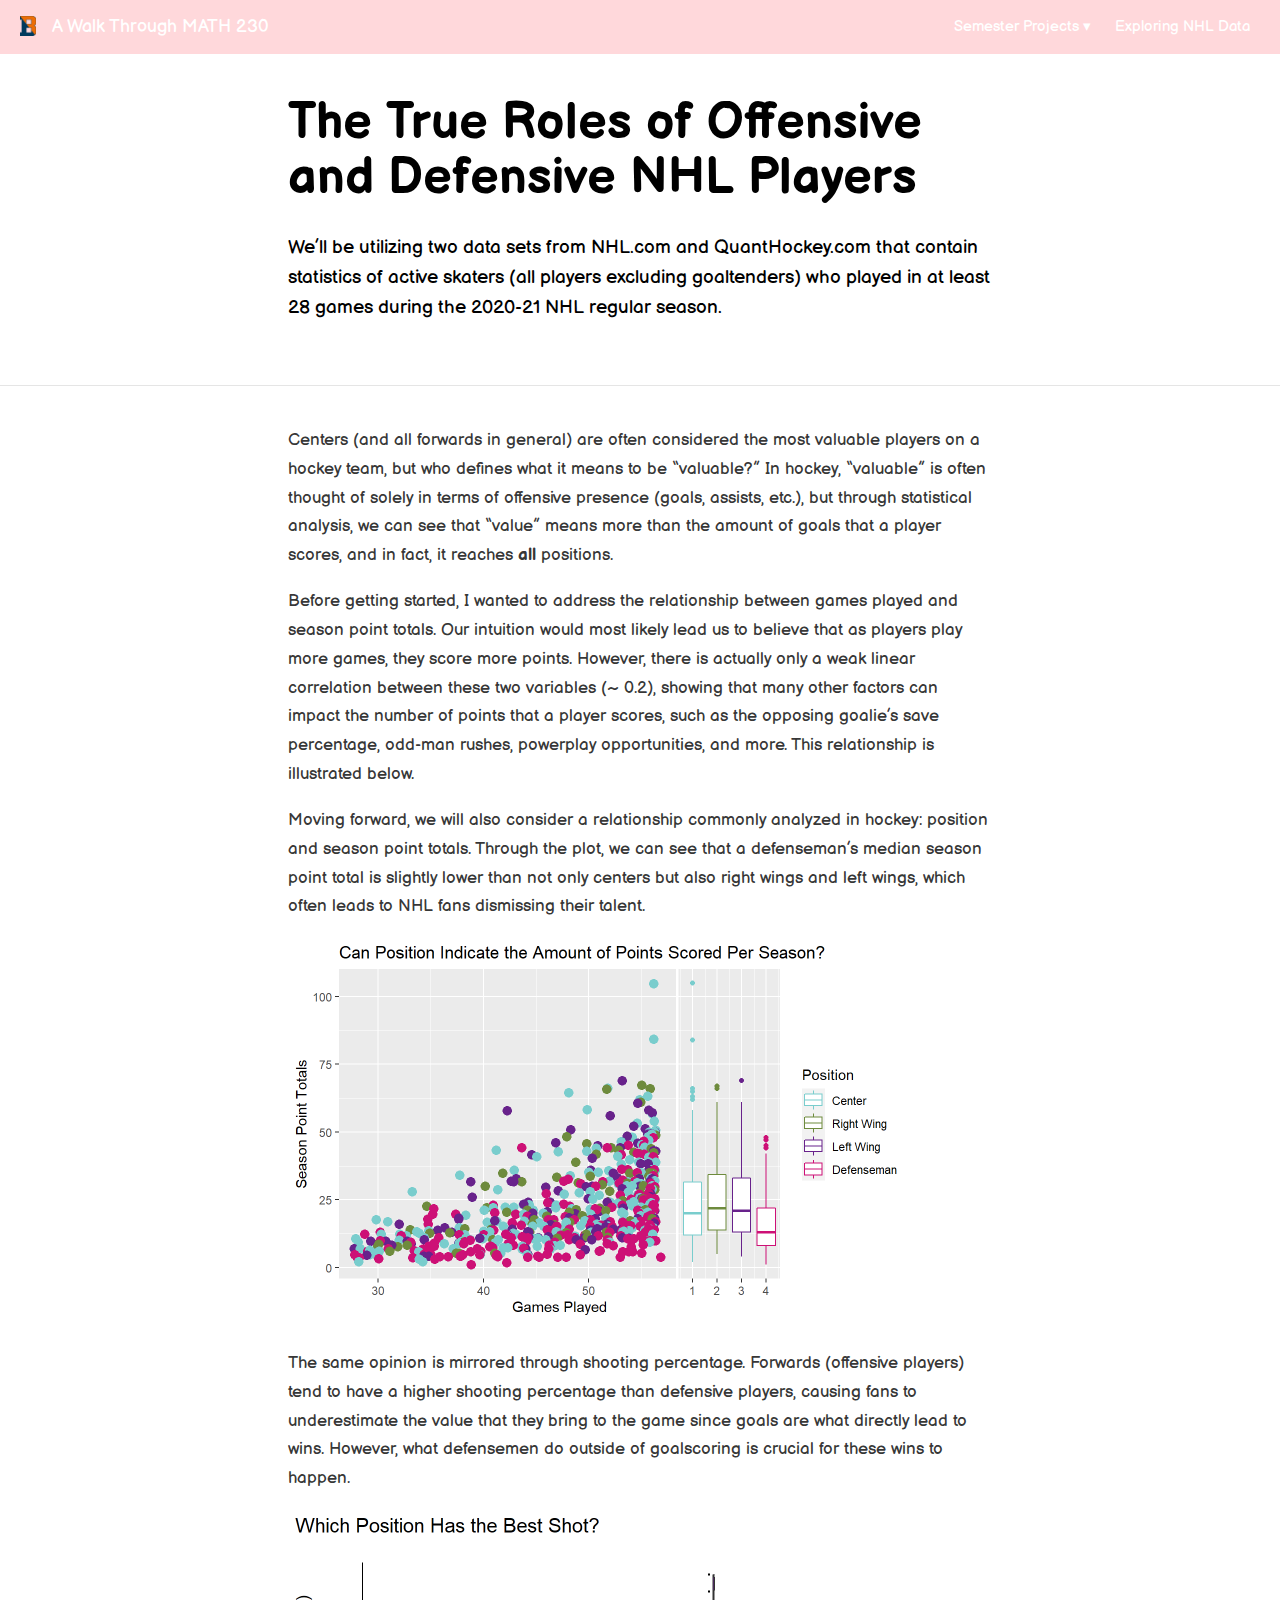
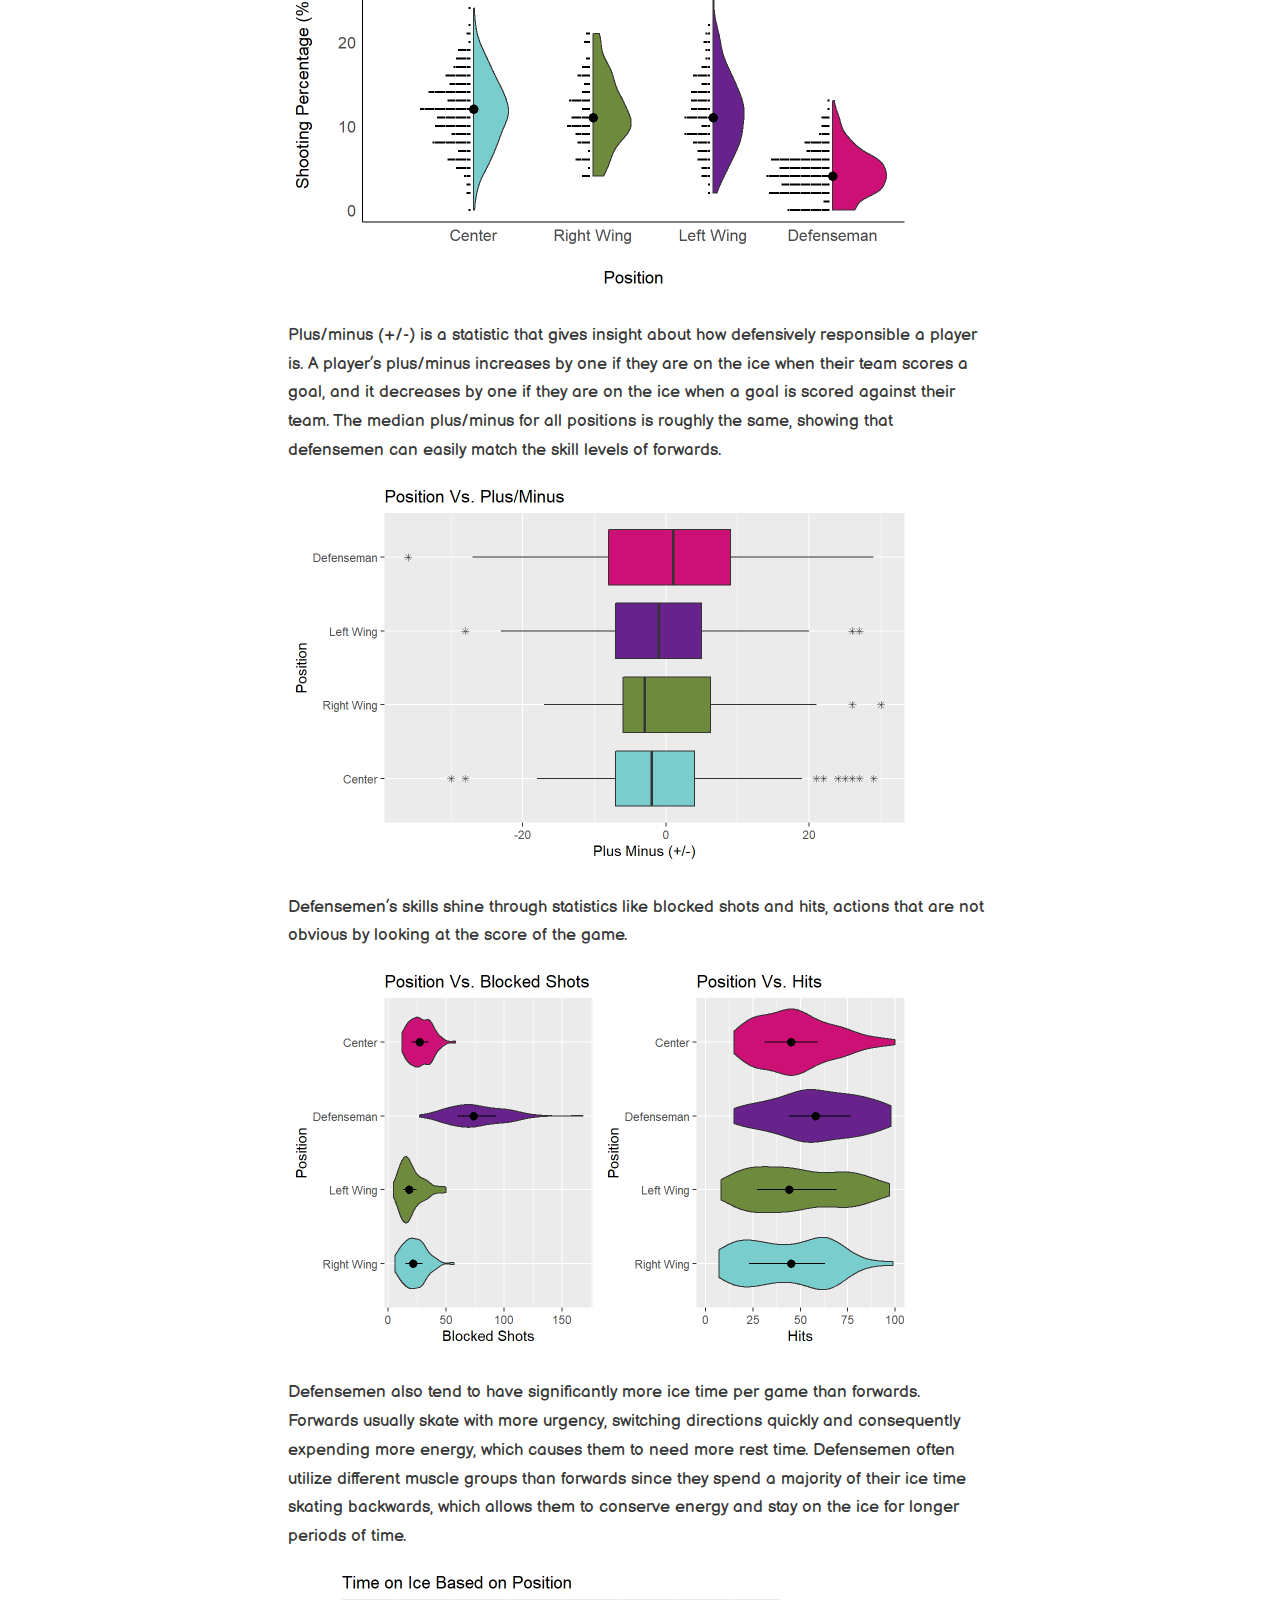
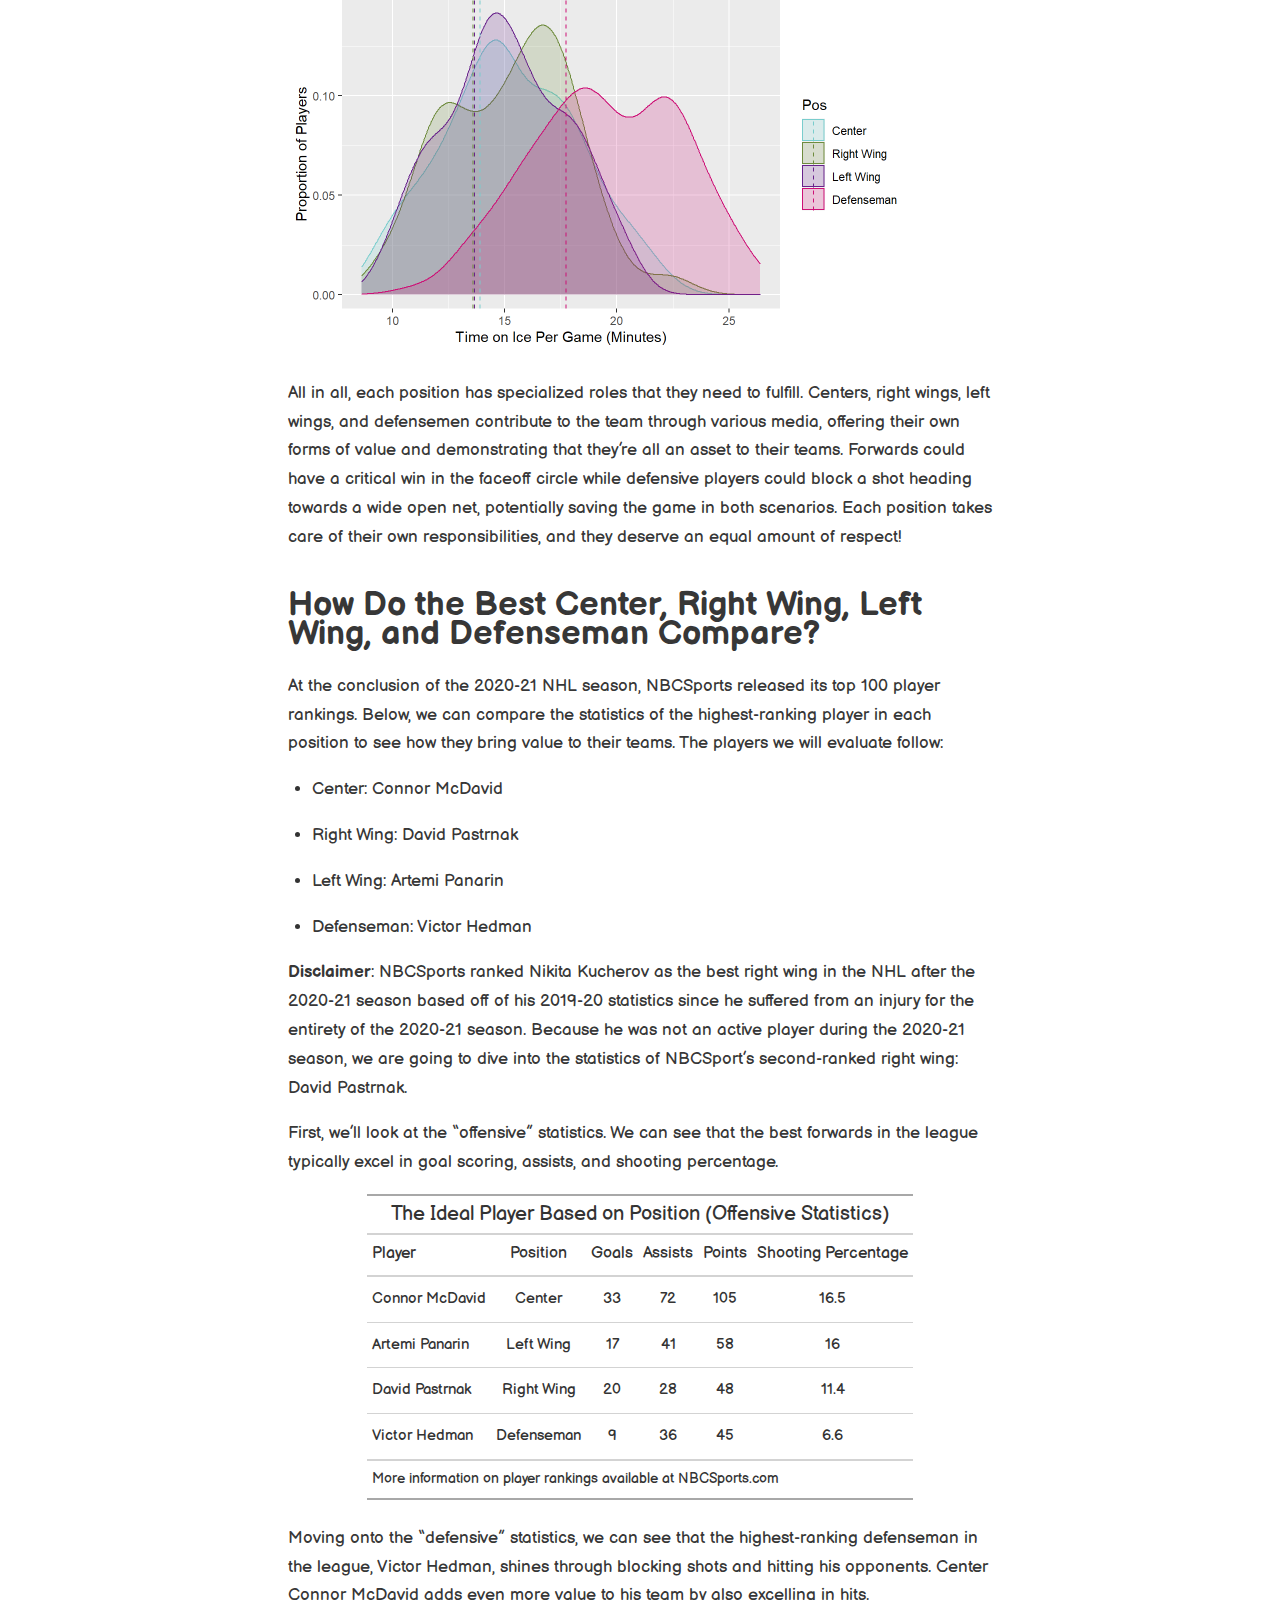
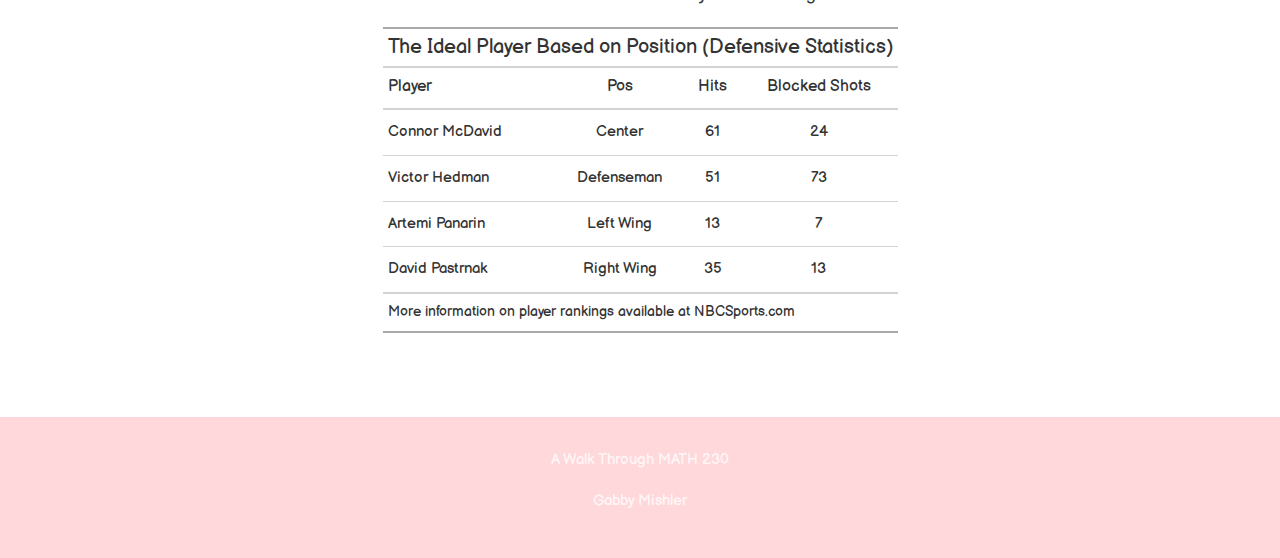
<file: GabbyMishler_Website/docs/NHL-Stats.html>
<!DOCTYPE html>

<html xmlns="http://www.w3.org/1999/xhtml" lang="" xml:lang="">

<head>
  <meta charset="utf-8"/>
  <meta name="viewport" content="width=device-width, initial-scale=1"/>
  <meta http-equiv="X-UA-Compatible" content="IE=Edge,chrome=1"/>
  <meta name="generator" content="distill" />

  <style type="text/css">
  /* Hide doc at startup (prevent jankiness while JS renders/transforms) */
  body {
    visibility: hidden;
  }
  </style>

 <!--radix_placeholder_import_source-->
 <!--/radix_placeholder_import_source-->

<style type="text/css">code{white-space: pre;}</style>
<style type="text/css" data-origin="pandoc">
pre > code.sourceCode { white-space: pre; position: relative; }
pre > code.sourceCode > span { display: inline-block; line-height: 1.25; }
pre > code.sourceCode > span:empty { height: 1.2em; }
.sourceCode { overflow: visible; }
code.sourceCode > span { color: inherit; text-decoration: inherit; }
div.sourceCode { margin: 1em 0; }
pre.sourceCode { margin: 0; }
@media screen {
div.sourceCode { overflow: auto; }
}
@media print {
pre > code.sourceCode { white-space: pre-wrap; }
pre > code.sourceCode > span { text-indent: -5em; padding-left: 5em; }
}
pre.numberSource code
  { counter-reset: source-line 0; }
pre.numberSource code > span
  { position: relative; left: -4em; counter-increment: source-line; }
pre.numberSource code > span > a:first-child::before
  { content: counter(source-line);
    position: relative; left: -1em; text-align: right; vertical-align: baseline;
    border: none; display: inline-block;
    -webkit-touch-callout: none; -webkit-user-select: none;
    -khtml-user-select: none; -moz-user-select: none;
    -ms-user-select: none; user-select: none;
    padding: 0 4px; width: 4em;
    color: #aaaaaa;
  }
pre.numberSource { margin-left: 3em; border-left: 1px solid #aaaaaa;  padding-left: 4px; }
div.sourceCode
  {   }
@media screen {
pre > code.sourceCode > span > a:first-child::before { text-decoration: underline; }
}
code span.al { color: #ad0000; } /* Alert */
code span.an { color: #5e5e5e; } /* Annotation */
code span.at { } /* Attribute */
code span.bn { color: #ad0000; } /* BaseN */
code span.bu { } /* BuiltIn */
code span.cf { color: #007ba5; } /* ControlFlow */
code span.ch { color: #20794d; } /* Char */
code span.cn { color: #8f5902; } /* Constant */
code span.co { color: #5e5e5e; } /* Comment */
code span.cv { color: #5e5e5e; font-style: italic; } /* CommentVar */
code span.do { color: #5e5e5e; font-style: italic; } /* Documentation */
code span.dt { color: #ad0000; } /* DataType */
code span.dv { color: #ad0000; } /* DecVal */
code span.er { color: #ad0000; } /* Error */
code span.ex { } /* Extension */
code span.fl { color: #ad0000; } /* Float */
code span.fu { color: #4758ab; } /* Function */
code span.im { } /* Import */
code span.in { color: #5e5e5e; } /* Information */
code span.kw { color: #007ba5; } /* Keyword */
code span.op { color: #5e5e5e; } /* Operator */
code span.ot { color: #007ba5; } /* Other */
code span.pp { color: #ad0000; } /* Preprocessor */
code span.sc { color: #5e5e5e; } /* SpecialChar */
code span.ss { color: #20794d; } /* SpecialString */
code span.st { color: #20794d; } /* String */
code span.va { color: #111111; } /* Variable */
code span.vs { color: #20794d; } /* VerbatimString */
code span.wa { color: #5e5e5e; font-style: italic; } /* Warning */
</style>


  <!--radix_placeholder_meta_tags-->
  <title>A Walk Through MATH 230: The True Roles of Offensive and Defensive NHL Players</title>

  <meta property="description" itemprop="description" content="We&#39;ll be utilizing two data sets from NHL.com and QuantHockey.com that contain statistics of active skaters (all players excluding goaltenders) who played in at least 28 games during the 2020-21 NHL regular season."/>



  <!--  https://developers.facebook.com/docs/sharing/webmasters#markup -->
  <meta property="og:title" content="A Walk Through MATH 230: The True Roles of Offensive and Defensive NHL Players"/>
  <meta property="og:type" content="article"/>
  <meta property="og:description" content="We&#39;ll be utilizing two data sets from NHL.com and QuantHockey.com that contain statistics of active skaters (all players excluding goaltenders) who played in at least 28 games during the 2020-21 NHL regular season."/>
  <meta property="og:locale" content="en_US"/>
  <meta property="og:site_name" content="A Walk Through MATH 230"/>

  <!--  https://dev.twitter.com/cards/types/summary -->
  <meta property="twitter:card" content="summary"/>
  <meta property="twitter:title" content="A Walk Through MATH 230: The True Roles of Offensive and Defensive NHL Players"/>
  <meta property="twitter:description" content="We&#39;ll be utilizing two data sets from NHL.com and QuantHockey.com that contain statistics of active skaters (all players excluding goaltenders) who played in at least 28 games during the 2020-21 NHL regular season."/>

  <!--/radix_placeholder_meta_tags-->
  <!--radix_placeholder_rmarkdown_metadata-->

  <script type="text/json" id="radix-rmarkdown-metadata">
  {"type":"list","attributes":{"names":{"type":"character","attributes":{},"value":["title","description","site"]}},"value":[{"type":"character","attributes":{},"value":["The True Roles of Offensive and Defensive NHL Players"]},{"type":"character","attributes":{},"value":["We'll be utilizing two data sets from NHL.com and QuantHockey.com that contain statistics of active skaters (all players excluding goaltenders) who played in at least 28 games during the 2020-21 NHL regular season. \n"]},{"type":"character","attributes":{},"value":["distill::distill_website"]}]}
  </script>
  <!--/radix_placeholder_rmarkdown_metadata-->
  <!--radix_placeholder_navigation_in_header-->
  <meta name="distill:offset" content=""/>

  <script type="application/javascript">

    window.headroom_prevent_pin = false;

    window.document.addEventListener("DOMContentLoaded", function (event) {

      // initialize headroom for banner
      var header = $('header').get(0);
      var headerHeight = header.offsetHeight;
      var headroom = new Headroom(header, {
        tolerance: 5,
        onPin : function() {
          if (window.headroom_prevent_pin) {
            window.headroom_prevent_pin = false;
            headroom.unpin();
          }
        }
      });
      headroom.init();
      if(window.location.hash)
        headroom.unpin();
      $(header).addClass('headroom--transition');

      // offset scroll location for banner on hash change
      // (see: https://github.com/WickyNilliams/headroom.js/issues/38)
      window.addEventListener("hashchange", function(event) {
        window.scrollTo(0, window.pageYOffset - (headerHeight + 25));
      });

      // responsive menu
      $('.distill-site-header').each(function(i, val) {
        var topnav = $(this);
        var toggle = topnav.find('.nav-toggle');
        toggle.on('click', function() {
          topnav.toggleClass('responsive');
        });
      });

      // nav dropdowns
      $('.nav-dropbtn').click(function(e) {
        $(this).next('.nav-dropdown-content').toggleClass('nav-dropdown-active');
        $(this).parent().siblings('.nav-dropdown')
           .children('.nav-dropdown-content').removeClass('nav-dropdown-active');
      });
      $("body").click(function(e){
        $('.nav-dropdown-content').removeClass('nav-dropdown-active');
      });
      $(".nav-dropdown").click(function(e){
        e.stopPropagation();
      });
    });
  </script>

  <style type="text/css">

  /* Theme (user-documented overrideables for nav appearance) */

  .distill-site-nav {
    color: rgba(255, 255, 255, 0.8);
    background-color: #0F2E3D;
    font-size: 15px;
    font-weight: 300;
  }

  .distill-site-nav a {
    color: inherit;
    text-decoration: none;
  }

  .distill-site-nav a:hover {
    color: white;
  }

  @media print {
    .distill-site-nav {
      display: none;
    }
  }

  .distill-site-header {

  }

  .distill-site-footer {

  }


  /* Site Header */

  .distill-site-header {
    width: 100%;
    box-sizing: border-box;
    z-index: 3;
  }

  .distill-site-header .nav-left {
    display: inline-block;
    margin-left: 8px;
  }

  @media screen and (max-width: 768px) {
    .distill-site-header .nav-left {
      margin-left: 0;
    }
  }


  .distill-site-header .nav-right {
    float: right;
    margin-right: 8px;
  }

  .distill-site-header a,
  .distill-site-header .title {
    display: inline-block;
    text-align: center;
    padding: 14px 10px 14px 10px;
  }

  .distill-site-header .title {
    font-size: 18px;
    min-width: 150px;
  }

  .distill-site-header .logo {
    padding: 0;
  }

  .distill-site-header .logo img {
    display: none;
    max-height: 20px;
    width: auto;
    margin-bottom: -4px;
  }

  .distill-site-header .nav-image img {
    max-height: 18px;
    width: auto;
    display: inline-block;
    margin-bottom: -3px;
  }



  @media screen and (min-width: 1000px) {
    .distill-site-header .logo img {
      display: inline-block;
    }
    .distill-site-header .nav-left {
      margin-left: 20px;
    }
    .distill-site-header .nav-right {
      margin-right: 20px;
    }
    .distill-site-header .title {
      padding-left: 12px;
    }
  }


  .distill-site-header .nav-toggle {
    display: none;
  }

  .nav-dropdown {
    display: inline-block;
    position: relative;
  }

  .nav-dropdown .nav-dropbtn {
    border: none;
    outline: none;
    color: rgba(255, 255, 255, 0.8);
    padding: 16px 10px;
    background-color: transparent;
    font-family: inherit;
    font-size: inherit;
    font-weight: inherit;
    margin: 0;
    margin-top: 1px;
    z-index: 2;
  }

  .nav-dropdown-content {
    display: none;
    position: absolute;
    background-color: white;
    min-width: 200px;
    border: 1px solid rgba(0,0,0,0.15);
    border-radius: 4px;
    box-shadow: 0px 8px 16px 0px rgba(0,0,0,0.1);
    z-index: 1;
    margin-top: 2px;
    white-space: nowrap;
    padding-top: 4px;
    padding-bottom: 4px;
  }

  .nav-dropdown-content hr {
    margin-top: 4px;
    margin-bottom: 4px;
    border: none;
    border-bottom: 1px solid rgba(0, 0, 0, 0.1);
  }

  .nav-dropdown-active {
    display: block;
  }

  .nav-dropdown-content a, .nav-dropdown-content .nav-dropdown-header {
    color: black;
    padding: 6px 24px;
    text-decoration: none;
    display: block;
    text-align: left;
  }

  .nav-dropdown-content .nav-dropdown-header {
    display: block;
    padding: 5px 24px;
    padding-bottom: 0;
    text-transform: uppercase;
    font-size: 14px;
    color: #999999;
    white-space: nowrap;
  }

  .nav-dropdown:hover .nav-dropbtn {
    color: white;
  }

  .nav-dropdown-content a:hover {
    background-color: #ddd;
    color: black;
  }

  .nav-right .nav-dropdown-content {
    margin-left: -45%;
    right: 0;
  }

  @media screen and (max-width: 768px) {
    .distill-site-header a, .distill-site-header .nav-dropdown  {display: none;}
    .distill-site-header a.nav-toggle {
      float: right;
      display: block;
    }
    .distill-site-header .title {
      margin-left: 0;
    }
    .distill-site-header .nav-right {
      margin-right: 0;
    }
    .distill-site-header {
      overflow: hidden;
    }
    .nav-right .nav-dropdown-content {
      margin-left: 0;
    }
  }


  @media screen and (max-width: 768px) {
    .distill-site-header.responsive {position: relative; min-height: 500px; }
    .distill-site-header.responsive a.nav-toggle {
      position: absolute;
      right: 0;
      top: 0;
    }
    .distill-site-header.responsive a,
    .distill-site-header.responsive .nav-dropdown {
      display: block;
      text-align: left;
    }
    .distill-site-header.responsive .nav-left,
    .distill-site-header.responsive .nav-right {
      width: 100%;
    }
    .distill-site-header.responsive .nav-dropdown {float: none;}
    .distill-site-header.responsive .nav-dropdown-content {position: relative;}
    .distill-site-header.responsive .nav-dropdown .nav-dropbtn {
      display: block;
      width: 100%;
      text-align: left;
    }
  }

  /* Site Footer */

  .distill-site-footer {
    width: 100%;
    overflow: hidden;
    box-sizing: border-box;
    z-index: 3;
    margin-top: 30px;
    padding-top: 30px;
    padding-bottom: 30px;
    text-align: center;
  }

  /* Headroom */

  d-title {
    padding-top: 6rem;
  }

  @media print {
    d-title {
      padding-top: 4rem;
    }
  }

  .headroom {
    z-index: 1000;
    position: fixed;
    top: 0;
    left: 0;
    right: 0;
  }

  .headroom--transition {
    transition: all .4s ease-in-out;
  }

  .headroom--unpinned {
    top: -100px;
  }

  .headroom--pinned {
    top: 0;
  }

  /* adjust viewport for navbar height */
  /* helps vertically center bootstrap (non-distill) content */
  .min-vh-100 {
    min-height: calc(100vh - 100px) !important;
  }

  </style>

  <script src="site_libs/jquery-3.6.0/jquery-3.6.0.min.js"></script>
  <link href="site_libs/font-awesome-5.1.0/css/all.css" rel="stylesheet"/>
  <link href="site_libs/font-awesome-5.1.0/css/v4-shims.css" rel="stylesheet"/>
  <script src="site_libs/headroom-0.9.4/headroom.min.js"></script>
  <script src="site_libs/autocomplete-0.37.1/autocomplete.min.js"></script>
  <script src="site_libs/fuse-6.4.1/fuse.min.js"></script>

  <script type="application/javascript">

  function getMeta(metaName) {
    var metas = document.getElementsByTagName('meta');
    for (let i = 0; i < metas.length; i++) {
      if (metas[i].getAttribute('name') === metaName) {
        return metas[i].getAttribute('content');
      }
    }
    return '';
  }

  function offsetURL(url) {
    var offset = getMeta('distill:offset');
    return offset ? offset + '/' + url : url;
  }

  function createFuseIndex() {

    // create fuse index
    var options = {
      keys: [
        { name: 'title', weight: 20 },
        { name: 'categories', weight: 15 },
        { name: 'description', weight: 10 },
        { name: 'contents', weight: 5 },
      ],
      ignoreLocation: true,
      threshold: 0
    };
    var fuse = new window.Fuse([], options);

    // fetch the main search.json
    return fetch(offsetURL('search.json'))
      .then(function(response) {
        if (response.status == 200) {
          return response.json().then(function(json) {
            // index main articles
            json.articles.forEach(function(article) {
              fuse.add(article);
            });
            // download collections and index their articles
            return Promise.all(json.collections.map(function(collection) {
              return fetch(offsetURL(collection)).then(function(response) {
                if (response.status === 200) {
                  return response.json().then(function(articles) {
                    articles.forEach(function(article) {
                      fuse.add(article);
                    });
                  })
                } else {
                  return Promise.reject(
                    new Error('Unexpected status from search index request: ' +
                              response.status)
                  );
                }
              });
            })).then(function() {
              return fuse;
            });
          });

        } else {
          return Promise.reject(
            new Error('Unexpected status from search index request: ' +
                        response.status)
          );
        }
      });
  }

  window.document.addEventListener("DOMContentLoaded", function (event) {

    // get search element (bail if we don't have one)
    var searchEl = window.document.getElementById('distill-search');
    if (!searchEl)
      return;

    createFuseIndex()
      .then(function(fuse) {

        // make search box visible
        searchEl.classList.remove('hidden');

        // initialize autocomplete
        var options = {
          autoselect: true,
          hint: false,
          minLength: 2,
        };
        window.autocomplete(searchEl, options, [{
          source: function(query, callback) {
            const searchOptions = {
              isCaseSensitive: false,
              shouldSort: true,
              minMatchCharLength: 2,
              limit: 10,
            };
            var results = fuse.search(query, searchOptions);
            callback(results
              .map(function(result) { return result.item; })
            );
          },
          templates: {
            suggestion: function(suggestion) {
              var img = suggestion.preview && Object.keys(suggestion.preview).length > 0
                ? `<img src="${offsetURL(suggestion.preview)}"</img>`
                : '';
              var html = `
                <div class="search-item">
                  <h3>${suggestion.title}</h3>
                  <div class="search-item-description">
                    ${suggestion.description || ''}
                  </div>
                  <div class="search-item-preview">
                    ${img}
                  </div>
                </div>
              `;
              return html;
            }
          }
        }]).on('autocomplete:selected', function(event, suggestion) {
          window.location.href = offsetURL(suggestion.path);
        });
        // remove inline display style on autocompleter (we want to
        // manage responsive display via css)
        $('.algolia-autocomplete').css("display", "");
      })
      .catch(function(error) {
        console.log(error);
      });

  });

  </script>

  <style type="text/css">

  .nav-search {
    font-size: x-small;
  }

  /* Algolioa Autocomplete */

  .algolia-autocomplete {
    display: inline-block;
    margin-left: 10px;
    vertical-align: sub;
    background-color: white;
    color: black;
    padding: 6px;
    padding-top: 8px;
    padding-bottom: 0;
    border-radius: 6px;
    border: 1px #0F2E3D solid;
    width: 180px;
  }


  @media screen and (max-width: 768px) {
    .distill-site-nav .algolia-autocomplete {
      display: none;
      visibility: hidden;
    }
    .distill-site-nav.responsive .algolia-autocomplete {
      display: inline-block;
      visibility: visible;
    }
    .distill-site-nav.responsive .algolia-autocomplete .aa-dropdown-menu {
      margin-left: 0;
      width: 400px;
      max-height: 400px;
    }
  }

  .algolia-autocomplete .aa-input, .algolia-autocomplete .aa-hint {
    width: 90%;
    outline: none;
    border: none;
  }

  .algolia-autocomplete .aa-hint {
    color: #999;
  }
  .algolia-autocomplete .aa-dropdown-menu {
    width: 550px;
    max-height: 70vh;
    overflow-x: visible;
    overflow-y: scroll;
    padding: 5px;
    margin-top: 3px;
    margin-left: -150px;
    background-color: #fff;
    border-radius: 5px;
    border: 1px solid #999;
    border-top: none;
  }

  .algolia-autocomplete .aa-dropdown-menu .aa-suggestion {
    cursor: pointer;
    padding: 5px 4px;
    border-bottom: 1px solid #eee;
  }

  .algolia-autocomplete .aa-dropdown-menu .aa-suggestion:last-of-type {
    border-bottom: none;
    margin-bottom: 2px;
  }

  .algolia-autocomplete .aa-dropdown-menu .aa-suggestion .search-item {
    overflow: hidden;
    font-size: 0.8em;
    line-height: 1.4em;
  }

  .algolia-autocomplete .aa-dropdown-menu .aa-suggestion .search-item h3 {
    font-size: 1rem;
    margin-block-start: 0;
    margin-block-end: 5px;
  }

  .algolia-autocomplete .aa-dropdown-menu .aa-suggestion .search-item-description {
    display: inline-block;
    overflow: hidden;
    height: 2.8em;
    width: 80%;
    margin-right: 4%;
  }

  .algolia-autocomplete .aa-dropdown-menu .aa-suggestion .search-item-preview {
    display: inline-block;
    width: 15%;
  }

  .algolia-autocomplete .aa-dropdown-menu .aa-suggestion .search-item-preview img {
    height: 3em;
    width: auto;
    display: none;
  }

  .algolia-autocomplete .aa-dropdown-menu .aa-suggestion .search-item-preview img[src] {
    display: initial;
  }

  .algolia-autocomplete .aa-dropdown-menu .aa-suggestion.aa-cursor {
    background-color: #eee;
  }
  .algolia-autocomplete .aa-dropdown-menu .aa-suggestion em {
    font-weight: bold;
    font-style: normal;
  }

  </style>


  <!--/radix_placeholder_navigation_in_header-->
  <!--radix_placeholder_distill-->

  <style type="text/css">

  body {
    background-color: white;
  }

  .pandoc-table {
    width: 100%;
  }

  .pandoc-table>caption {
    margin-bottom: 10px;
  }

  .pandoc-table th:not([align]) {
    text-align: left;
  }

  .pagedtable-footer {
    font-size: 15px;
  }

  d-byline .byline {
    grid-template-columns: 2fr 2fr;
  }

  d-byline .byline h3 {
    margin-block-start: 1.5em;
  }

  d-byline .byline .authors-affiliations h3 {
    margin-block-start: 0.5em;
  }

  .authors-affiliations .orcid-id {
    width: 16px;
    height:16px;
    margin-left: 4px;
    margin-right: 4px;
    vertical-align: middle;
    padding-bottom: 2px;
  }

  d-title .dt-tags {
    margin-top: 1em;
    grid-column: text;
  }

  .dt-tags .dt-tag {
    text-decoration: none;
    display: inline-block;
    color: rgba(0,0,0,0.6);
    padding: 0em 0.4em;
    margin-right: 0.5em;
    margin-bottom: 0.4em;
    font-size: 70%;
    border: 1px solid rgba(0,0,0,0.2);
    border-radius: 3px;
    text-transform: uppercase;
    font-weight: 500;
  }

  d-article table.gt_table td,
  d-article table.gt_table th {
    border-bottom: none;
  }

  .html-widget {
    margin-bottom: 2.0em;
  }

  .l-screen-inset {
    padding-right: 16px;
  }

  .l-screen .caption {
    margin-left: 10px;
  }

  .shaded {
    background: rgb(247, 247, 247);
    padding-top: 20px;
    padding-bottom: 20px;
    border-top: 1px solid rgba(0, 0, 0, 0.1);
    border-bottom: 1px solid rgba(0, 0, 0, 0.1);
  }

  .shaded .html-widget {
    margin-bottom: 0;
    border: 1px solid rgba(0, 0, 0, 0.1);
  }

  .shaded .shaded-content {
    background: white;
  }

  .text-output {
    margin-top: 0;
    line-height: 1.5em;
  }

  .hidden {
    display: none !important;
  }

  d-article {
    padding-top: 2.5rem;
    padding-bottom: 30px;
  }

  d-appendix {
    padding-top: 30px;
  }

  d-article>p>img {
    width: 100%;
  }

  d-article h2 {
    margin: 1rem 0 1.5rem 0;
  }

  d-article h3 {
    margin-top: 1.5rem;
  }

  d-article iframe {
    border: 1px solid rgba(0, 0, 0, 0.1);
    margin-bottom: 2.0em;
    width: 100%;
  }

  /* Tweak code blocks */

  d-article div.sourceCode code,
  d-article pre code {
    font-family: Consolas, Monaco, 'Andale Mono', 'Ubuntu Mono', monospace;
  }

  d-article pre,
  d-article div.sourceCode,
  d-article div.sourceCode pre {
    overflow: auto;
  }

  d-article div.sourceCode {
    background-color: white;
  }

  d-article div.sourceCode pre {
    padding-left: 10px;
    font-size: 12px;
    border-left: 2px solid rgba(0,0,0,0.1);
  }

  d-article pre {
    font-size: 12px;
    color: black;
    background: none;
    margin-top: 0;
    text-align: left;
    white-space: pre;
    word-spacing: normal;
    word-break: normal;
    word-wrap: normal;
    line-height: 1.5;

    -moz-tab-size: 4;
    -o-tab-size: 4;
    tab-size: 4;

    -webkit-hyphens: none;
    -moz-hyphens: none;
    -ms-hyphens: none;
    hyphens: none;
  }

  d-article pre a {
    border-bottom: none;
  }

  d-article pre a:hover {
    border-bottom: none;
    text-decoration: underline;
  }

  d-article details {
    grid-column: text;
    margin-bottom: 0.8em;
  }

  @media(min-width: 768px) {

  d-article pre,
  d-article div.sourceCode,
  d-article div.sourceCode pre {
    overflow: visible !important;
  }

  d-article div.sourceCode pre {
    padding-left: 18px;
    font-size: 14px;
  }

  d-article pre {
    font-size: 14px;
  }

  }

  figure img.external {
    background: white;
    border: 1px solid rgba(0, 0, 0, 0.1);
    box-shadow: 0 1px 8px rgba(0, 0, 0, 0.1);
    padding: 18px;
    box-sizing: border-box;
  }

  /* CSS for d-contents */

  .d-contents {
    grid-column: text;
    color: rgba(0,0,0,0.8);
    font-size: 0.9em;
    padding-bottom: 1em;
    margin-bottom: 1em;
    padding-bottom: 0.5em;
    margin-bottom: 1em;
    padding-left: 0.25em;
    justify-self: start;
  }

  @media(min-width: 1000px) {
    .d-contents.d-contents-float {
      height: 0;
      grid-column-start: 1;
      grid-column-end: 4;
      justify-self: center;
      padding-right: 3em;
      padding-left: 2em;
    }
  }

  .d-contents nav h3 {
    font-size: 18px;
    margin-top: 0;
    margin-bottom: 1em;
  }

  .d-contents li {
    list-style-type: none
  }

  .d-contents nav > ul {
    padding-left: 0;
  }

  .d-contents ul {
    padding-left: 1em
  }

  .d-contents nav ul li {
    margin-top: 0.6em;
    margin-bottom: 0.2em;
  }

  .d-contents nav a {
    font-size: 13px;
    border-bottom: none;
    text-decoration: none
    color: rgba(0, 0, 0, 0.8);
  }

  .d-contents nav a:hover {
    text-decoration: underline solid rgba(0, 0, 0, 0.6)
  }

  .d-contents nav > ul > li > a {
    font-weight: 600;
  }

  .d-contents nav > ul > li > ul {
    font-weight: inherit;
  }

  .d-contents nav > ul > li > ul > li {
    margin-top: 0.2em;
  }


  .d-contents nav ul {
    margin-top: 0;
    margin-bottom: 0.25em;
  }

  .d-article-with-toc h2:nth-child(2) {
    margin-top: 0;
  }


  /* Figure */

  .figure {
    position: relative;
    margin-bottom: 2.5em;
    margin-top: 1.5em;
  }

  .figure img {
    width: 100%;
  }

  .figure .caption {
    color: rgba(0, 0, 0, 0.6);
    font-size: 12px;
    line-height: 1.5em;
  }

  .figure img.external {
    background: white;
    border: 1px solid rgba(0, 0, 0, 0.1);
    box-shadow: 0 1px 8px rgba(0, 0, 0, 0.1);
    padding: 18px;
    box-sizing: border-box;
  }

  .figure .caption a {
    color: rgba(0, 0, 0, 0.6);
  }

  .figure .caption b,
  .figure .caption strong, {
    font-weight: 600;
    color: rgba(0, 0, 0, 1.0);
  }

  /* Citations */

  d-article .citation {
    color: inherit;
    cursor: inherit;
  }

  div.hanging-indent{
    margin-left: 1em; text-indent: -1em;
  }

  /* Citation hover box */

  .tippy-box[data-theme~=light-border] {
    background-color: rgba(250, 250, 250, 0.95);
  }

  .tippy-content > p {
    margin-bottom: 0;
    padding: 2px;
  }


  /* Tweak 1000px media break to show more text */

  @media(min-width: 1000px) {
    .base-grid,
    distill-header,
    d-title,
    d-abstract,
    d-article,
    d-appendix,
    distill-appendix,
    d-byline,
    d-footnote-list,
    d-citation-list,
    distill-footer {
      grid-template-columns: [screen-start] 1fr [page-start kicker-start] 80px [middle-start] 50px [text-start kicker-end] 65px 65px 65px 65px 65px 65px 65px 65px [text-end gutter-start] 65px [middle-end] 65px [page-end gutter-end] 1fr [screen-end];
      grid-column-gap: 16px;
    }

    .grid {
      grid-column-gap: 16px;
    }

    d-article {
      font-size: 1.06rem;
      line-height: 1.7em;
    }
    figure .caption, .figure .caption, figure figcaption {
      font-size: 13px;
    }
  }

  @media(min-width: 1180px) {
    .base-grid,
    distill-header,
    d-title,
    d-abstract,
    d-article,
    d-appendix,
    distill-appendix,
    d-byline,
    d-footnote-list,
    d-citation-list,
    distill-footer {
      grid-template-columns: [screen-start] 1fr [page-start kicker-start] 60px [middle-start] 60px [text-start kicker-end] 60px 60px 60px 60px 60px 60px 60px 60px [text-end gutter-start] 60px [middle-end] 60px [page-end gutter-end] 1fr [screen-end];
      grid-column-gap: 32px;
    }

    .grid {
      grid-column-gap: 32px;
    }
  }


  /* Get the citation styles for the appendix (not auto-injected on render since
     we do our own rendering of the citation appendix) */

  d-appendix .citation-appendix,
  .d-appendix .citation-appendix {
    font-size: 11px;
    line-height: 15px;
    border-left: 1px solid rgba(0, 0, 0, 0.1);
    padding-left: 18px;
    border: 1px solid rgba(0,0,0,0.1);
    background: rgba(0, 0, 0, 0.02);
    padding: 10px 18px;
    border-radius: 3px;
    color: rgba(150, 150, 150, 1);
    overflow: hidden;
    margin-top: -12px;
    white-space: pre-wrap;
    word-wrap: break-word;
  }

  /* Include appendix styles here so they can be overridden */

  d-appendix {
    contain: layout style;
    font-size: 0.8em;
    line-height: 1.7em;
    margin-top: 60px;
    margin-bottom: 0;
    border-top: 1px solid rgba(0, 0, 0, 0.1);
    color: rgba(0,0,0,0.5);
    padding-top: 60px;
    padding-bottom: 48px;
  }

  d-appendix h3 {
    grid-column: page-start / text-start;
    font-size: 15px;
    font-weight: 500;
    margin-top: 1em;
    margin-bottom: 0;
    color: rgba(0,0,0,0.65);
  }

  d-appendix h3 + * {
    margin-top: 1em;
  }

  d-appendix ol {
    padding: 0 0 0 15px;
  }

  @media (min-width: 768px) {
    d-appendix ol {
      padding: 0 0 0 30px;
      margin-left: -30px;
    }
  }

  d-appendix li {
    margin-bottom: 1em;
  }

  d-appendix a {
    color: rgba(0, 0, 0, 0.6);
  }

  d-appendix > * {
    grid-column: text;
  }

  d-appendix > d-footnote-list,
  d-appendix > d-citation-list,
  d-appendix > distill-appendix {
    grid-column: screen;
  }

  /* Include footnote styles here so they can be overridden */

  d-footnote-list {
    contain: layout style;
  }

  d-footnote-list > * {
    grid-column: text;
  }

  d-footnote-list a.footnote-backlink {
    color: rgba(0,0,0,0.3);
    padding-left: 0.5em;
  }



  /* Anchor.js */

  .anchorjs-link {
    /*transition: all .25s linear; */
    text-decoration: none;
    border-bottom: none;
  }
  *:hover > .anchorjs-link {
    margin-left: -1.125em !important;
    text-decoration: none;
    border-bottom: none;
  }

  /* Social footer */

  .social_footer {
    margin-top: 30px;
    margin-bottom: 0;
    color: rgba(0,0,0,0.67);
  }

  .disqus-comments {
    margin-right: 30px;
  }

  .disqus-comment-count {
    border-bottom: 1px solid rgba(0, 0, 0, 0.4);
    cursor: pointer;
  }

  #disqus_thread {
    margin-top: 30px;
  }

  .article-sharing a {
    border-bottom: none;
    margin-right: 8px;
  }

  .article-sharing a:hover {
    border-bottom: none;
  }

  .sidebar-section.subscribe {
    font-size: 12px;
    line-height: 1.6em;
  }

  .subscribe p {
    margin-bottom: 0.5em;
  }


  .article-footer .subscribe {
    font-size: 15px;
    margin-top: 45px;
  }


  .sidebar-section.custom {
    font-size: 12px;
    line-height: 1.6em;
  }

  .custom p {
    margin-bottom: 0.5em;
  }

  /* Styles for listing layout (hide title) */
  .layout-listing d-title, .layout-listing .d-title {
    display: none;
  }

  /* Styles for posts lists (not auto-injected) */


  .posts-with-sidebar {
    padding-left: 45px;
    padding-right: 45px;
  }

  .posts-list .description h2,
  .posts-list .description p {
    font-family: -apple-system, BlinkMacSystemFont, "Segoe UI", Roboto, Oxygen, Ubuntu, Cantarell, "Fira Sans", "Droid Sans", "Helvetica Neue", Arial, sans-serif;
  }

  .posts-list .description h2 {
    font-weight: 700;
    border-bottom: none;
    padding-bottom: 0;
  }

  .posts-list h2.post-tag {
    border-bottom: 1px solid rgba(0, 0, 0, 0.2);
    padding-bottom: 12px;
  }
  .posts-list {
    margin-top: 60px;
    margin-bottom: 24px;
  }

  .posts-list .post-preview {
    text-decoration: none;
    overflow: hidden;
    display: block;
    border-bottom: 1px solid rgba(0, 0, 0, 0.1);
    padding: 24px 0;
  }

  .post-preview-last {
    border-bottom: none !important;
  }

  .posts-list .posts-list-caption {
    grid-column: screen;
    font-weight: 400;
  }

  .posts-list .post-preview h2 {
    margin: 0 0 6px 0;
    line-height: 1.2em;
    font-style: normal;
    font-size: 24px;
  }

  .posts-list .post-preview p {
    margin: 0 0 12px 0;
    line-height: 1.4em;
    font-size: 16px;
  }

  .posts-list .post-preview .thumbnail {
    box-sizing: border-box;
    margin-bottom: 24px;
    position: relative;
    max-width: 500px;
  }
  .posts-list .post-preview img {
    width: 100%;
    display: block;
  }

  .posts-list .metadata {
    font-size: 12px;
    line-height: 1.4em;
    margin-bottom: 18px;
  }

  .posts-list .metadata > * {
    display: inline-block;
  }

  .posts-list .metadata .publishedDate {
    margin-right: 2em;
  }

  .posts-list .metadata .dt-authors {
    display: block;
    margin-top: 0.3em;
    margin-right: 2em;
  }

  .posts-list .dt-tags {
    display: block;
    line-height: 1em;
  }

  .posts-list .dt-tags .dt-tag {
    display: inline-block;
    color: rgba(0,0,0,0.6);
    padding: 0.3em 0.4em;
    margin-right: 0.2em;
    margin-bottom: 0.4em;
    font-size: 60%;
    border: 1px solid rgba(0,0,0,0.2);
    border-radius: 3px;
    text-transform: uppercase;
    font-weight: 500;
  }

  .posts-list img {
    opacity: 1;
  }

  .posts-list img[data-src] {
    opacity: 0;
  }

  .posts-more {
    clear: both;
  }


  .posts-sidebar {
    font-size: 16px;
  }

  .posts-sidebar h3 {
    font-size: 16px;
    margin-top: 0;
    margin-bottom: 0.5em;
    font-weight: 400;
    text-transform: uppercase;
  }

  .sidebar-section {
    margin-bottom: 30px;
  }

  .categories ul {
    list-style-type: none;
    margin: 0;
    padding: 0;
  }

  .categories li {
    color: rgba(0, 0, 0, 0.8);
    margin-bottom: 0;
  }

  .categories li>a {
    border-bottom: none;
  }

  .categories li>a:hover {
    border-bottom: 1px solid rgba(0, 0, 0, 0.4);
  }

  .categories .active {
    font-weight: 600;
  }

  .categories .category-count {
    color: rgba(0, 0, 0, 0.4);
  }


  @media(min-width: 768px) {
    .posts-list .post-preview h2 {
      font-size: 26px;
    }
    .posts-list .post-preview .thumbnail {
      float: right;
      width: 30%;
      margin-bottom: 0;
    }
    .posts-list .post-preview .description {
      float: left;
      width: 45%;
    }
    .posts-list .post-preview .metadata {
      float: left;
      width: 20%;
      margin-top: 8px;
    }
    .posts-list .post-preview p {
      margin: 0 0 12px 0;
      line-height: 1.5em;
      font-size: 16px;
    }
    .posts-with-sidebar .posts-list {
      float: left;
      width: 75%;
    }
    .posts-with-sidebar .posts-sidebar {
      float: right;
      width: 20%;
      margin-top: 60px;
      padding-top: 24px;
      padding-bottom: 24px;
    }
  }


  /* Improve display for browsers without grid (IE/Edge <= 15) */

  .downlevel {
    line-height: 1.6em;
    font-family: -apple-system, BlinkMacSystemFont, "Segoe UI", Roboto, Oxygen, Ubuntu, Cantarell, "Fira Sans", "Droid Sans", "Helvetica Neue", Arial, sans-serif;
    margin: 0;
  }

  .downlevel .d-title {
    padding-top: 6rem;
    padding-bottom: 1.5rem;
  }

  .downlevel .d-title h1 {
    font-size: 50px;
    font-weight: 700;
    line-height: 1.1em;
    margin: 0 0 0.5rem;
  }

  .downlevel .d-title p {
    font-weight: 300;
    font-size: 1.2rem;
    line-height: 1.55em;
    margin-top: 0;
  }

  .downlevel .d-byline {
    padding-top: 0.8em;
    padding-bottom: 0.8em;
    font-size: 0.8rem;
    line-height: 1.8em;
  }

  .downlevel .section-separator {
    border: none;
    border-top: 1px solid rgba(0, 0, 0, 0.1);
  }

  .downlevel .d-article {
    font-size: 1.06rem;
    line-height: 1.7em;
    padding-top: 1rem;
    padding-bottom: 2rem;
  }


  .downlevel .d-appendix {
    padding-left: 0;
    padding-right: 0;
    max-width: none;
    font-size: 0.8em;
    line-height: 1.7em;
    margin-bottom: 0;
    color: rgba(0,0,0,0.5);
    padding-top: 40px;
    padding-bottom: 48px;
  }

  .downlevel .footnotes ol {
    padding-left: 13px;
  }

  .downlevel .base-grid,
  .downlevel .distill-header,
  .downlevel .d-title,
  .downlevel .d-abstract,
  .downlevel .d-article,
  .downlevel .d-appendix,
  .downlevel .distill-appendix,
  .downlevel .d-byline,
  .downlevel .d-footnote-list,
  .downlevel .d-citation-list,
  .downlevel .distill-footer,
  .downlevel .appendix-bottom,
  .downlevel .posts-container {
    padding-left: 40px;
    padding-right: 40px;
  }

  @media(min-width: 768px) {
    .downlevel .base-grid,
    .downlevel .distill-header,
    .downlevel .d-title,
    .downlevel .d-abstract,
    .downlevel .d-article,
    .downlevel .d-appendix,
    .downlevel .distill-appendix,
    .downlevel .d-byline,
    .downlevel .d-footnote-list,
    .downlevel .d-citation-list,
    .downlevel .distill-footer,
    .downlevel .appendix-bottom,
    .downlevel .posts-container {
    padding-left: 150px;
    padding-right: 150px;
    max-width: 900px;
  }
  }

  .downlevel pre code {
    display: block;
    border-left: 2px solid rgba(0, 0, 0, .1);
    padding: 0 0 0 20px;
    font-size: 14px;
  }

  .downlevel code, .downlevel pre {
    color: black;
    background: none;
    font-family: Consolas, Monaco, 'Andale Mono', 'Ubuntu Mono', monospace;
    text-align: left;
    white-space: pre;
    word-spacing: normal;
    word-break: normal;
    word-wrap: normal;
    line-height: 1.5;

    -moz-tab-size: 4;
    -o-tab-size: 4;
    tab-size: 4;

    -webkit-hyphens: none;
    -moz-hyphens: none;
    -ms-hyphens: none;
    hyphens: none;
  }

  .downlevel .posts-list .post-preview {
    color: inherit;
  }



  </style>

  <script type="application/javascript">

  function is_downlevel_browser() {
    if (bowser.isUnsupportedBrowser({ msie: "12", msedge: "16"},
                                   window.navigator.userAgent)) {
      return true;
    } else {
      return window.load_distill_framework === undefined;
    }
  }

  // show body when load is complete
  function on_load_complete() {

    // add anchors
    if (window.anchors) {
      window.anchors.options.placement = 'left';
      window.anchors.add('d-article > h2, d-article > h3, d-article > h4, d-article > h5');
    }


    // set body to visible
    document.body.style.visibility = 'visible';

    // force redraw for leaflet widgets
    if (window.HTMLWidgets) {
      var maps = window.HTMLWidgets.findAll(".leaflet");
      $.each(maps, function(i, el) {
        var map = this.getMap();
        map.invalidateSize();
        map.eachLayer(function(layer) {
          if (layer instanceof L.TileLayer)
            layer.redraw();
        });
      });
    }

    // trigger 'shown' so htmlwidgets resize
    $('d-article').trigger('shown');
  }

  function init_distill() {

    init_common();

    // create front matter
    var front_matter = $('<d-front-matter></d-front-matter>');
    $('#distill-front-matter').wrap(front_matter);

    // create d-title
    $('.d-title').changeElementType('d-title');

    // create d-byline
    var byline = $('<d-byline></d-byline>');
    $('.d-byline').replaceWith(byline);

    // create d-article
    var article = $('<d-article></d-article>');
    $('.d-article').wrap(article).children().unwrap();

    // move posts container into article
    $('.posts-container').appendTo($('d-article'));

    // create d-appendix
    $('.d-appendix').changeElementType('d-appendix');

    // flag indicating that we have appendix items
    var appendix = $('.appendix-bottom').children('h3').length > 0;

    // replace footnotes with <d-footnote>
    $('.footnote-ref').each(function(i, val) {
      appendix = true;
      var href = $(this).attr('href');
      var id = href.replace('#', '');
      var fn = $('#' + id);
      var fn_p = $('#' + id + '>p');
      fn_p.find('.footnote-back').remove();
      var text = fn_p.html();
      var dtfn = $('<d-footnote></d-footnote>');
      dtfn.html(text);
      $(this).replaceWith(dtfn);
    });
    // remove footnotes
    $('.footnotes').remove();

    // move refs into #references-listing
    $('#references-listing').replaceWith($('#refs'));

    $('h1.appendix, h2.appendix').each(function(i, val) {
      $(this).changeElementType('h3');
    });
    $('h3.appendix').each(function(i, val) {
      var id = $(this).attr('id');
      $('.d-contents a[href="#' + id + '"]').parent().remove();
      appendix = true;
      $(this).nextUntil($('h1, h2, h3')).addBack().appendTo($('d-appendix'));
    });

    // show d-appendix if we have appendix content
    $("d-appendix").css('display', appendix ? 'grid' : 'none');

    // localize layout chunks to just output
    $('.layout-chunk').each(function(i, val) {

      // capture layout
      var layout = $(this).attr('data-layout');

      // apply layout to markdown level block elements
      var elements = $(this).children().not('details, div.sourceCode, pre, script');
      elements.each(function(i, el) {
        var layout_div = $('<div class="' + layout + '"></div>');
        if (layout_div.hasClass('shaded')) {
          var shaded_content = $('<div class="shaded-content"></div>');
          $(this).wrap(shaded_content);
          $(this).parent().wrap(layout_div);
        } else {
          $(this).wrap(layout_div);
        }
      });


      // unwrap the layout-chunk div
      $(this).children().unwrap();
    });

    // remove code block used to force  highlighting css
    $('.distill-force-highlighting-css').parent().remove();

    // remove empty line numbers inserted by pandoc when using a
    // custom syntax highlighting theme
    $('code.sourceCode a:empty').remove();

    // load distill framework
    load_distill_framework();

    // wait for window.distillRunlevel == 4 to do post processing
    function distill_post_process() {

      if (!window.distillRunlevel || window.distillRunlevel < 4)
        return;

      // hide author/affiliations entirely if we have no authors
      var front_matter = JSON.parse($("#distill-front-matter").html());
      var have_authors = front_matter.authors && front_matter.authors.length > 0;
      if (!have_authors)
        $('d-byline').addClass('hidden');

      // article with toc class
      $('.d-contents').parent().addClass('d-article-with-toc');

      // strip links that point to #
      $('.authors-affiliations').find('a[href="#"]').removeAttr('href');

      // add orcid ids
      $('.authors-affiliations').find('.author').each(function(i, el) {
        var orcid_id = front_matter.authors[i].orcidID;
        if (orcid_id) {
          var a = $('<a></a>');
          a.attr('href', 'https://orcid.org/' + orcid_id);
          var img = $('<img></img>');
          img.addClass('orcid-id');
          img.attr('alt', 'ORCID ID');
          img.attr('src','[data-uri]');
          a.append(img);
          $(this).append(a);
        }
      });

      // hide elements of author/affiliations grid that have no value
      function hide_byline_column(caption) {
        $('d-byline').find('h3:contains("' + caption + '")').parent().css('visibility', 'hidden');
      }

      // affiliations
      var have_affiliations = false;
      for (var i = 0; i<front_matter.authors.length; ++i) {
        var author = front_matter.authors[i];
        if (author.affiliation !== "&nbsp;") {
          have_affiliations = true;
          break;
        }
      }
      if (!have_affiliations)
        $('d-byline').find('h3:contains("Affiliations")').css('visibility', 'hidden');

      // published date
      if (!front_matter.publishedDate)
        hide_byline_column("Published");

      // document object identifier
      var doi = $('d-byline').find('h3:contains("DOI")');
      var doi_p = doi.next().empty();
      if (!front_matter.doi) {
        // if we have a citation and valid citationText then link to that
        if ($('#citation').length > 0 && front_matter.citationText) {
          doi.html('Citation');
          $('<a href="#citation"></a>')
            .text(front_matter.citationText)
            .appendTo(doi_p);
        } else {
          hide_byline_column("DOI");
        }
      } else {
        $('<a></a>')
           .attr('href', "https://doi.org/" + front_matter.doi)
           .html(front_matter.doi)
           .appendTo(doi_p);
      }

       // change plural form of authors/affiliations
      if (front_matter.authors.length === 1) {
        var grid = $('.authors-affiliations');
        grid.children('h3:contains("Authors")').text('Author');
        grid.children('h3:contains("Affiliations")').text('Affiliation');
      }

      // remove d-appendix and d-footnote-list local styles
      $('d-appendix > style:first-child').remove();
      $('d-footnote-list > style:first-child').remove();

      // move appendix-bottom entries to the bottom
      $('.appendix-bottom').appendTo('d-appendix').children().unwrap();
      $('.appendix-bottom').remove();

      // hoverable references
      $('span.citation[data-cites]').each(function() {
        var refs = $(this).attr('data-cites').split(" ");
        var refHtml = refs.map(function(ref) {
          return "<p>" + $('#ref-' + ref).html() + "</p>";
        }).join("\n");
        window.tippy(this, {
          allowHTML: true,
          content: refHtml,
          maxWidth: 500,
          interactive: true,
          interactiveBorder: 10,
          theme: 'light-border',
          placement: 'bottom-start'
        });
      });

      // clear polling timer
      clearInterval(tid);

      // show body now that everything is ready
      on_load_complete();
    }

    var tid = setInterval(distill_post_process, 50);
    distill_post_process();

  }

  function init_downlevel() {

    init_common();

     // insert hr after d-title
    $('.d-title').after($('<hr class="section-separator"/>'));

    // check if we have authors
    var front_matter = JSON.parse($("#distill-front-matter").html());
    var have_authors = front_matter.authors && front_matter.authors.length > 0;

    // manage byline/border
    if (!have_authors)
      $('.d-byline').remove();
    $('.d-byline').after($('<hr class="section-separator"/>'));
    $('.d-byline a').remove();

    // remove toc
    $('.d-contents').remove();

    // move appendix elements
    $('h1.appendix, h2.appendix').each(function(i, val) {
      $(this).changeElementType('h3');
    });
    $('h3.appendix').each(function(i, val) {
      $(this).nextUntil($('h1, h2, h3')).addBack().appendTo($('.d-appendix'));
    });


    // inject headers into references and footnotes
    var refs_header = $('<h3></h3>');
    refs_header.text('References');
    $('#refs').prepend(refs_header);

    var footnotes_header = $('<h3></h3');
    footnotes_header.text('Footnotes');
    $('.footnotes').children('hr').first().replaceWith(footnotes_header);

    // move appendix-bottom entries to the bottom
    $('.appendix-bottom').appendTo('.d-appendix').children().unwrap();
    $('.appendix-bottom').remove();

    // remove appendix if it's empty
    if ($('.d-appendix').children().length === 0)
      $('.d-appendix').remove();

    // prepend separator above appendix
    $('.d-appendix').before($('<hr class="section-separator" style="clear: both"/>'));

    // trim code
    $('pre>code').each(function(i, val) {
      $(this).html($.trim($(this).html()));
    });

    // move posts-container right before article
    $('.posts-container').insertBefore($('.d-article'));

    $('body').addClass('downlevel');

    on_load_complete();
  }


  function init_common() {

    // jquery plugin to change element types
    (function($) {
      $.fn.changeElementType = function(newType) {
        var attrs = {};

        $.each(this[0].attributes, function(idx, attr) {
          attrs[attr.nodeName] = attr.nodeValue;
        });

        this.replaceWith(function() {
          return $("<" + newType + "/>", attrs).append($(this).contents());
        });
      };
    })(jQuery);

    // prevent underline for linked images
    $('a > img').parent().css({'border-bottom' : 'none'});

    // mark non-body figures created by knitr chunks as 100% width
    $('.layout-chunk').each(function(i, val) {
      var figures = $(this).find('img, .html-widget');
      if ($(this).attr('data-layout') !== "l-body") {
        figures.css('width', '100%');
      } else {
        figures.css('max-width', '100%');
        figures.filter("[width]").each(function(i, val) {
          var fig = $(this);
          fig.css('width', fig.attr('width') + 'px');
        });

      }
    });

    // auto-append index.html to post-preview links in file: protocol
    // and in rstudio ide preview
    $('.post-preview').each(function(i, val) {
      if (window.location.protocol === "file:")
        $(this).attr('href', $(this).attr('href') + "index.html");
    });

    // get rid of index.html references in header
    if (window.location.protocol !== "file:") {
      $('.distill-site-header a[href]').each(function(i,val) {
        $(this).attr('href', $(this).attr('href').replace("index.html", "./"));
      });
    }

    // add class to pandoc style tables
    $('tr.header').parent('thead').parent('table').addClass('pandoc-table');
    $('.kable-table').children('table').addClass('pandoc-table');

    // add figcaption style to table captions
    $('caption').parent('table').addClass("figcaption");

    // initialize posts list
    if (window.init_posts_list)
      window.init_posts_list();

    // implmement disqus comment link
    $('.disqus-comment-count').click(function() {
      window.headroom_prevent_pin = true;
      $('#disqus_thread').toggleClass('hidden');
      if (!$('#disqus_thread').hasClass('hidden')) {
        var offset = $(this).offset();
        $(window).resize();
        $('html, body').animate({
          scrollTop: offset.top - 35
        });
      }
    });
  }

  document.addEventListener('DOMContentLoaded', function() {
    if (is_downlevel_browser())
      init_downlevel();
    else
      window.addEventListener('WebComponentsReady', init_distill);
  });

  </script>

  <style type="text/css">
  /* base variables */

  /* Edit the CSS properties in this file to create a custom
     Distill theme. Only edit values in the right column
     for each row; values shown are the CSS defaults.
     To return any property to the default,
     you may set its value to: unset
     All rows must end with a semi-colon.                      */

  /* Optional: embed custom fonts here with `@import`          */
  /* This must remain at the top of this file.                 */



  html {
    /*-- Main font sizes --*/
    --title-size:      50px;
    --body-size:       1.06rem;
    --code-size:       14px;
    --aside-size:      12px;
    --fig-cap-size:    13px;
    /*-- Main font colors --*/
    --title-color:     #000000;
    --header-color:    rgba(0, 0, 0, 0.8);
    --body-color:      rgba(0, 0, 0, 0.8);
    --aside-color:     rgba(0, 0, 0, 0.6);
    --fig-cap-color:   rgba(0, 0, 0, 0.6);
    /*-- Specify custom fonts ~~~ must be imported above   --*/
    --heading-font:    sans-serif;
    --mono-font:       monospace;
    --body-font:       sans-serif;
    --navbar-font:     sans-serif;  /* websites + blogs only */
  }

  /*-- ARTICLE METADATA --*/
  d-byline {
    --heading-size:    0.6rem;
    --heading-color:   rgba(0, 0, 0, 0.5);
    --body-size:       0.8rem;
    --body-color:      rgba(0, 0, 0, 0.8);
  }

  /*-- ARTICLE TABLE OF CONTENTS --*/
  .d-contents {
    --heading-size:    18px;
    --contents-size:   13px;
  }

  /*-- ARTICLE APPENDIX --*/
  d-appendix {
    --heading-size:    15px;
    --heading-color:   rgba(0, 0, 0, 0.65);
    --text-size:       0.8em;
    --text-color:      rgba(0, 0, 0, 0.5);
  }

  /*-- WEBSITE HEADER + FOOTER --*/
  /* These properties only apply to Distill sites and blogs  */

  .distill-site-header {
    --title-size:       18px;
    --text-color:       rgba(255, 255, 255, 0.8);
    --text-size:        15px;
    --hover-color:      white;
    --bkgd-color:       #0F2E3D;
  }

  .distill-site-footer {
    --text-color:       rgba(255, 255, 255, 0.8);
    --text-size:        15px;
    --hover-color:      white;
    --bkgd-color:       #0F2E3D;
  }

  /*-- Additional custom styles --*/
  /* Add any additional CSS rules below                      */
  </style>
  <style type="text/css">
  /* base variables */

  /* Edit the CSS properties in this file to create a custom
     Distill theme. Only edit values in the right column
     for each row; values shown are the CSS defaults.
     To return any property to the default,
     you may set its value to: unset
     All rows must end with a semi-colon.                      */

  /* Optional: embed custom fonts here with `@import`          */
  /* This must remain at the top of this file.                 */

  @import url('https://fonts.googleapis.com/css2?family=Balsamiq+Sans&family=Poppins:wght@200&display=swap');

  html {
    /*-- Main font sizes --*/
    --title-size:      50px;
    --body-size:       1.06rem;
    --code-size:       14px;
    --aside-size:      12px;
    --fig-cap-size:    13px;
    /*-- Main font colors --*/
    --title-color:     #000000;
    --header-color:    rgba(0, 0, 0, 0.8);
    --body-color:      rgba(0, 0, 0, 0.8);
    --aside-color:     rgba(0, 0, 0, 0.6);
    --fig-cap-color:   rgba(0, 0, 0, 0.6);
    /*-- Specify custom fonts ~~~ must be imported above   --*/
    --heading-font:    "Balsamiq Sans", cursive;
    --mono-font:       "Balsamiq Sans", cursive;
    --body-font:       "Balsamiq Sans", cursive;
    --navbar-font:     "Balsamiq Sans", cursive;
  }

  /*-- ARTICLE METADATA --*/
  d-byline {
    --heading-size:    0.6rem;
    --heading-color:   rgba(0, 0, 0, 0.5);
    --body-size:       0.8rem;
    --body-color:      rgba(0, 0, 0, 0.8);
  }

  /*-- ARTICLE TABLE OF CONTENTS --*/
  .d-contents {
    --heading-size:    18px;
    --contents-size:   13px;
  }

  /*-- ARTICLE APPENDIX --*/
  d-appendix {
    --heading-size:    15px;
    --heading-color:   rgba(0, 0, 0, 0.65);
    --text-size:       0.8em;
    --text-color:      rgba(0, 0, 0, 0.5);
  }

  /*-- WEBSITE HEADER + FOOTER --*/
  /* These properties only apply to Distill sites and blogs  */

  .distill-site-header {
    --title-size:       18px;    
    --text-color:       white; 
    --text-size:        15px;
    --hover-color:      midnightblue; 
    --bkgd-color:       #ffd8db; 
  }

  .distill-site-footer {
    --text-color:       rgba(255, 255, 255, 0.8);
    --text-size:        15px;
    --hover-color:      midnightblue;
    --bkgd-color:       #ffd8db;
    --line-height:      12px;
  }

  /*-- Additional custom styles --*/
  /* Add any additional CSS rules below                      */
  </style>
  <style type="text/css">
  /* base style */

  /* FONT FAMILIES */

  :root {
    --heading-default: -apple-system, BlinkMacSystemFont, "Segoe UI", Roboto, Oxygen, Ubuntu, Cantarell, "Fira Sans", "Droid Sans", "Helvetica Neue", Arial, sans-serif;
    --mono-default: Consolas, Monaco, 'Andale Mono', 'Ubuntu Mono', monospace;
    --body-default: -apple-system, BlinkMacSystemFont, "Segoe UI", Roboto, Oxygen, Ubuntu, Cantarell, "Fira Sans", "Droid Sans", "Helvetica Neue", Arial, sans-serif;
  }

  body,
  .posts-list .post-preview p,
  .posts-list .description p {
    font-family: var(--body-font), var(--body-default);
  }

  h1, h2, h3, h4, h5, h6,
  .posts-list .post-preview h2,
  .posts-list .description h2 {
    font-family: var(--heading-font), var(--heading-default);
  }

  d-article div.sourceCode code,
  d-article pre code {
    font-family: var(--mono-font), var(--mono-default);
  }


  /*-- TITLE --*/
  d-title h1,
  .posts-list > h1 {
    color: var(--title-color, black);
  }

  d-title h1 {
    font-size: var(--title-size, 50px);
  }

  /*-- HEADERS --*/
  d-article h1,
  d-article h2,
  d-article h3,
  d-article h4,
  d-article h5,
  d-article h6 {
    color: var(--header-color, rgba(0, 0, 0, 0.8));
  }

  /*-- BODY --*/
  d-article > p,  /* only text inside of <p> tags */
  d-article > ul, /* lists */
  d-article > ol {
    color: var(--body-color, rgba(0, 0, 0, 0.8));
    font-size: var(--body-size, 1.06rem);
  }


  /*-- CODE --*/
  d-article div.sourceCode code,
  d-article pre code {
    font-size: var(--code-size, 14px);
  }

  /*-- ASIDE --*/
  d-article aside {
    font-size: var(--aside-size, 12px);
    color: var(--aside-color, rgba(0, 0, 0, 0.6));
  }

  /*-- FIGURE CAPTIONS --*/
  figure .caption,
  figure figcaption,
  .figure .caption {
    font-size: var(--fig-cap-size, 13px);
    color: var(--fig-cap-color, rgba(0, 0, 0, 0.6));
  }

  /*-- METADATA --*/
  d-byline h3 {
    font-size: var(--heading-size, 0.6rem);
    color: var(--heading-color, rgba(0, 0, 0, 0.5));
  }

  d-byline {
    font-size: var(--body-size, 0.8rem);
    color: var(--body-color, rgba(0, 0, 0, 0.8));
  }

  d-byline a,
  d-article d-byline a {
    color: var(--body-color, rgba(0, 0, 0, 0.8));
  }

  /*-- TABLE OF CONTENTS --*/
  .d-contents nav h3 {
    font-size: var(--heading-size, 18px);
  }

  .d-contents nav a {
    font-size: var(--contents-size, 13px);
  }

  /*-- APPENDIX --*/
  d-appendix h3 {
    font-size: var(--heading-size, 15px);
    color: var(--heading-color, rgba(0, 0, 0, 0.65));
  }

  d-appendix {
    font-size: var(--text-size, 0.8em);
    color: var(--text-color, rgba(0, 0, 0, 0.5));
  }

  d-appendix d-footnote-list a.footnote-backlink {
    color: var(--text-color, rgba(0, 0, 0, 0.5));
  }

  /*-- WEBSITE HEADER + FOOTER --*/
  .distill-site-header .title {
    font-size: var(--title-size, 18px);
    font-family: var(--navbar-font), var(--heading-default);
  }

  .distill-site-header a,
  .nav-dropdown .nav-dropbtn {
    font-family: var(--navbar-font), var(--heading-default);
  }

  .nav-dropdown .nav-dropbtn {
    color: var(--text-color, rgba(255, 255, 255, 0.8));
    font-size: var(--text-size, 15px);
  }

  .distill-site-header a:hover,
  .nav-dropdown:hover .nav-dropbtn {
    color: var(--hover-color, white);
  }

  .distill-site-header {
    font-size: var(--text-size, 15px);
    color: var(--text-color, rgba(255, 255, 255, 0.8));
    background-color: var(--bkgd-color, #0F2E3D);
  }

  .distill-site-footer {
    font-size: var(--text-size, 15px);
    color: var(--text-color, rgba(255, 255, 255, 0.8));
    background-color: var(--bkgd-color, #0F2E3D);
  }

  .distill-site-footer a:hover {
    color: var(--hover-color, white);
  }</style>
  <!--/radix_placeholder_distill-->
  <script src="site_libs/header-attrs-2.13/header-attrs.js"></script>
  <script src="site_libs/popper-2.6.0/popper.min.js"></script>
  <link href="site_libs/tippy-6.2.7/tippy.css" rel="stylesheet" />
  <link href="site_libs/tippy-6.2.7/tippy-light-border.css" rel="stylesheet" />
  <script src="site_libs/tippy-6.2.7/tippy.umd.min.js"></script>
  <script src="site_libs/anchor-4.2.2/anchor.min.js"></script>
  <script src="site_libs/bowser-1.9.3/bowser.min.js"></script>
  <script src="site_libs/webcomponents-2.0.0/webcomponents.js"></script>
  <script src="site_libs/distill-2.2.21/template.v2.js"></script>
  <!--radix_placeholder_site_in_header-->
  <!--/radix_placeholder_site_in_header-->


</head>

<body>

<!--radix_placeholder_front_matter-->

<script id="distill-front-matter" type="text/json">
{"title":"The True Roles of Offensive and Defensive NHL Players","description":"We'll be utilizing two data sets from NHL.com and QuantHockey.com that contain statistics of active skaters (all players excluding goaltenders) who played in at least 28 games during the 2020-21 NHL regular season.","authors":[]}
</script>

<!--/radix_placeholder_front_matter-->
<!--radix_placeholder_navigation_before_body-->
<header class="header header--fixed" role="banner">
<nav class="distill-site-nav distill-site-header">
<div class="nav-left">
<a class="logo">
<img src="Bucknell%20Logo.png" alt="Logo"/>
</a>
<a href="index.html" class="title">A Walk Through MATH 230</a>
</div>
<div class="nav-right">
<div class="nav-dropdown">
<button class="nav-dropbtn">
Semester Projects
 
<span class="down-arrow">&#x25BE;</span>
</button>
<div class="nav-dropdown-content">
<a href="Generative-Art.html">Generative Art</a>
<a href="GG-Side.html">GGSide Extension</a>
<a href="Personal-Favorites.html">Personal Favorites</a>
<a href="Shiny-Application.html">Shiny Application</a>
</div>
</div>
<a href="NHL-Stats.html">Exploring NHL Data</a>
<a href="javascript:void(0);" class="nav-toggle">&#9776;</a>
</div>
</nav>
</header>
<!--/radix_placeholder_navigation_before_body-->
<!--radix_placeholder_site_before_body-->
<!--/radix_placeholder_site_before_body-->

<div class="d-title">
<h1>The True Roles of Offensive and Defensive NHL Players</h1>
<!--radix_placeholder_categories-->
<!--/radix_placeholder_categories-->
<p><p>We’ll be utilizing two data sets from NHL.com and QuantHockey.com
that contain statistics of active skaters (all players excluding
goaltenders) who played in at least 28 games during the 2020-21 NHL
regular season.</p></p>
</div>


<div class="d-article">
<div class="layout-chunk" data-layout="l-body">

</div>
<p>Centers (and all forwards in general) are often considered the most
valuable players on a hockey team, but who defines what it means to be
“valuable?” In hockey, “valuable” is often thought of solely in terms of
offensive presence (goals, assists, etc.), but through statistical
analysis, we can see that “value” means more than the amount of goals
that a player scores, and in fact, it reaches <strong>all</strong>
positions.</p>
<p>Before getting started, I wanted to address the relationship between
games played and season point totals. Our intuition would most likely
lead us to believe that as players play more games, they score more
points. However, there is actually only a weak linear correlation
between these two variables (~ 0.2), showing that many other factors can
impact the number of points that a player scores, such as the opposing
goalie’s save percentage, odd-man rushes, powerplay opportunities, and
more. This relationship is illustrated below.</p>
<p>Moving forward, we will also consider a relationship commonly
analyzed in hockey: position and season point totals. Through the plot,
we can see that a defenseman’s median season point total is slightly
lower than not only centers but also right wings and left wings, which
often leads to NHL fans dismissing their talent.</p>
<div class="layout-chunk" data-layout="l-body">
<p><img src="NHL-Stats_files/figure-html5/unnamed-chunk-2-1.png" width="624" /></p>
</div>
<div class="layout-chunk" data-layout="l-body">

</div>
<p>The same opinion is mirrored through shooting percentage. Forwards
(offensive players) tend to have a higher shooting percentage than
defensive players, causing fans to underestimate the value that they
bring to the game since goals are what directly lead to wins. However,
what defensemen do outside of goalscoring is crucial for these wins to
happen.</p>
<div class="layout-chunk" data-layout="l-body">
<p><img src="NHL-Stats_files/figure-html5/unnamed-chunk-4-1.png" width="624" /></p>
</div>
<p>Plus/minus (+/-) is a statistic that gives insight about how
defensively responsible a player is. A player’s plus/minus increases by
one if they are on the ice when their team scores a goal, and it
decreases by one if they are on the ice when a goal is scored against
their team. The median plus/minus for all positions is roughly the same,
showing that defensemen can easily match the skill levels of
forwards.</p>
<div class="layout-chunk" data-layout="l-body">
<p><img src="NHL-Stats_files/figure-html5/unnamed-chunk-5-1.png" width="624" /></p>
</div>
<p>Defensemen’s skills shine through statistics like blocked shots and
hits, actions that are not obvious by looking at the score of the
game.</p>
<div class="layout-chunk" data-layout="l-body">
<p><img src="NHL-Stats_files/figure-html5/unnamed-chunk-6-1.png" width="624" /></p>
</div>
<p>Defensemen also tend to have significantly more ice time per game
than forwards. Forwards usually skate with more urgency, switching
directions quickly and consequently expending more energy, which causes
them to need more rest time. Defensemen often utilize different muscle
groups than forwards since they spend a majority of their ice time
skating backwards, which allows them to conserve energy and stay on the
ice for longer periods of time.</p>
<div class="layout-chunk" data-layout="l-body">
<p><img src="NHL-Stats_files/figure-html5/unnamed-chunk-7-1.png" width="624" /></p>
</div>
<p>All in all, each position has specialized roles that they need to
fulfill. Centers, right wings, left wings, and defensemen contribute to
the team through various media, offering their own forms of value and
demonstrating that they’re all an asset to their teams. Forwards could
have a critical win in the faceoff circle while defensive players could
block a shot heading towards a wide open net, potentially saving the
game in both scenarios. Each position takes care of their own
responsibilities, and they deserve an equal amount of respect!</p>
<h1
id="how-do-the-best-center-right-wing-left-wing-and-defenseman-compare"><strong>How
Do the Best Center, Right Wing, Left Wing, and Defenseman
Compare?</strong></h1>
<p>At the conclusion of the 2020-21 NHL season, NBCSports released its
top 100 player rankings. Below, we can compare the statistics of the
highest-ranking player in each position to see how they bring value to
their teams. The players we will evaluate follow:</p>
<ul>
<li>Center: Connor McDavid</li>
<li>Right Wing: David Pastrnak</li>
<li>Left Wing: Artemi Panarin</li>
<li>Defenseman: Victor Hedman</li>
</ul>
<p><strong>Disclaimer</strong>: NBCSports ranked Nikita Kucherov as the
best right wing in the NHL after the 2020-21 season based off of his
2019-20 statistics since he suffered from an injury for the entirety of
the 2020-21 season. Because he was not an active player during the
2020-21 season, we are going to dive into the statistics of NBCSport’s
second-ranked right wing: David Pastrnak.</p>
<p>First, we’ll look at the “offensive” statistics. We can see that the
best forwards in the league typically excel in goal scoring, assists,
and shooting percentage.</p>
<div class="layout-chunk" data-layout="l-body">
<div id="zbmgnziymh" style="overflow-x:auto;overflow-y:auto;width:auto;height:auto;">
<style>html {
  font-family: -apple-system, BlinkMacSystemFont, 'Segoe UI', Roboto, Oxygen, Ubuntu, Cantarell, 'Helvetica Neue', 'Fira Sans', 'Droid Sans', Arial, sans-serif;
}

#zbmgnziymh .gt_table {
  display: table;
  border-collapse: collapse;
  margin-left: auto;
  margin-right: auto;
  color: #333333;
  font-size: 16px;
  font-weight: normal;
  font-style: normal;
  background-color: #FFFFFF;
  width: auto;
  border-top-style: solid;
  border-top-width: 2px;
  border-top-color: #A8A8A8;
  border-right-style: none;
  border-right-width: 2px;
  border-right-color: #D3D3D3;
  border-bottom-style: solid;
  border-bottom-width: 2px;
  border-bottom-color: #A8A8A8;
  border-left-style: none;
  border-left-width: 2px;
  border-left-color: #D3D3D3;
}

#zbmgnziymh .gt_heading {
  background-color: #FFFFFF;
  text-align: center;
  border-bottom-color: #FFFFFF;
  border-left-style: none;
  border-left-width: 1px;
  border-left-color: #D3D3D3;
  border-right-style: none;
  border-right-width: 1px;
  border-right-color: #D3D3D3;
}

#zbmgnziymh .gt_title {
  color: #333333;
  font-size: 125%;
  font-weight: initial;
  padding-top: 4px;
  padding-bottom: 4px;
  padding-left: 5px;
  padding-right: 5px;
  border-bottom-color: #FFFFFF;
  border-bottom-width: 0;
}

#zbmgnziymh .gt_subtitle {
  color: #333333;
  font-size: 85%;
  font-weight: initial;
  padding-top: 0;
  padding-bottom: 6px;
  padding-left: 5px;
  padding-right: 5px;
  border-top-color: #FFFFFF;
  border-top-width: 0;
}

#zbmgnziymh .gt_bottom_border {
  border-bottom-style: solid;
  border-bottom-width: 2px;
  border-bottom-color: #D3D3D3;
}

#zbmgnziymh .gt_col_headings {
  border-top-style: solid;
  border-top-width: 2px;
  border-top-color: #D3D3D3;
  border-bottom-style: solid;
  border-bottom-width: 2px;
  border-bottom-color: #D3D3D3;
  border-left-style: none;
  border-left-width: 1px;
  border-left-color: #D3D3D3;
  border-right-style: none;
  border-right-width: 1px;
  border-right-color: #D3D3D3;
}

#zbmgnziymh .gt_col_heading {
  color: #333333;
  background-color: #FFFFFF;
  font-size: 100%;
  font-weight: normal;
  text-transform: inherit;
  border-left-style: none;
  border-left-width: 1px;
  border-left-color: #D3D3D3;
  border-right-style: none;
  border-right-width: 1px;
  border-right-color: #D3D3D3;
  vertical-align: bottom;
  padding-top: 5px;
  padding-bottom: 6px;
  padding-left: 5px;
  padding-right: 5px;
  overflow-x: hidden;
}

#zbmgnziymh .gt_column_spanner_outer {
  color: #333333;
  background-color: #FFFFFF;
  font-size: 100%;
  font-weight: normal;
  text-transform: inherit;
  padding-top: 0;
  padding-bottom: 0;
  padding-left: 4px;
  padding-right: 4px;
}

#zbmgnziymh .gt_column_spanner_outer:first-child {
  padding-left: 0;
}

#zbmgnziymh .gt_column_spanner_outer:last-child {
  padding-right: 0;
}

#zbmgnziymh .gt_column_spanner {
  border-bottom-style: solid;
  border-bottom-width: 2px;
  border-bottom-color: #D3D3D3;
  vertical-align: bottom;
  padding-top: 5px;
  padding-bottom: 5px;
  overflow-x: hidden;
  display: inline-block;
  width: 100%;
}

#zbmgnziymh .gt_group_heading {
  padding-top: 8px;
  padding-bottom: 8px;
  padding-left: 5px;
  padding-right: 5px;
  color: #333333;
  background-color: #FFFFFF;
  font-size: 100%;
  font-weight: initial;
  text-transform: inherit;
  border-top-style: solid;
  border-top-width: 2px;
  border-top-color: #D3D3D3;
  border-bottom-style: solid;
  border-bottom-width: 2px;
  border-bottom-color: #D3D3D3;
  border-left-style: none;
  border-left-width: 1px;
  border-left-color: #D3D3D3;
  border-right-style: none;
  border-right-width: 1px;
  border-right-color: #D3D3D3;
  vertical-align: middle;
}

#zbmgnziymh .gt_empty_group_heading {
  padding: 0.5px;
  color: #333333;
  background-color: #FFFFFF;
  font-size: 100%;
  font-weight: initial;
  border-top-style: solid;
  border-top-width: 2px;
  border-top-color: #D3D3D3;
  border-bottom-style: solid;
  border-bottom-width: 2px;
  border-bottom-color: #D3D3D3;
  vertical-align: middle;
}

#zbmgnziymh .gt_from_md > :first-child {
  margin-top: 0;
}

#zbmgnziymh .gt_from_md > :last-child {
  margin-bottom: 0;
}

#zbmgnziymh .gt_row {
  padding-top: 8px;
  padding-bottom: 8px;
  padding-left: 5px;
  padding-right: 5px;
  margin: 10px;
  border-top-style: solid;
  border-top-width: 1px;
  border-top-color: #D3D3D3;
  border-left-style: none;
  border-left-width: 1px;
  border-left-color: #D3D3D3;
  border-right-style: none;
  border-right-width: 1px;
  border-right-color: #D3D3D3;
  vertical-align: middle;
  overflow-x: hidden;
}

#zbmgnziymh .gt_stub {
  color: #333333;
  background-color: #FFFFFF;
  font-size: 100%;
  font-weight: initial;
  text-transform: inherit;
  border-right-style: solid;
  border-right-width: 2px;
  border-right-color: #D3D3D3;
  padding-left: 5px;
  padding-right: 5px;
}

#zbmgnziymh .gt_stub_row_group {
  color: #333333;
  background-color: #FFFFFF;
  font-size: 100%;
  font-weight: initial;
  text-transform: inherit;
  border-right-style: solid;
  border-right-width: 2px;
  border-right-color: #D3D3D3;
  padding-left: 5px;
  padding-right: 5px;
  vertical-align: top;
}

#zbmgnziymh .gt_row_group_first td {
  border-top-width: 2px;
}

#zbmgnziymh .gt_summary_row {
  color: #333333;
  background-color: #FFFFFF;
  text-transform: inherit;
  padding-top: 8px;
  padding-bottom: 8px;
  padding-left: 5px;
  padding-right: 5px;
}

#zbmgnziymh .gt_first_summary_row {
  border-top-style: solid;
  border-top-color: #D3D3D3;
}

#zbmgnziymh .gt_first_summary_row.thick {
  border-top-width: 2px;
}

#zbmgnziymh .gt_last_summary_row {
  padding-top: 8px;
  padding-bottom: 8px;
  padding-left: 5px;
  padding-right: 5px;
  border-bottom-style: solid;
  border-bottom-width: 2px;
  border-bottom-color: #D3D3D3;
}

#zbmgnziymh .gt_grand_summary_row {
  color: #333333;
  background-color: #FFFFFF;
  text-transform: inherit;
  padding-top: 8px;
  padding-bottom: 8px;
  padding-left: 5px;
  padding-right: 5px;
}

#zbmgnziymh .gt_first_grand_summary_row {
  padding-top: 8px;
  padding-bottom: 8px;
  padding-left: 5px;
  padding-right: 5px;
  border-top-style: double;
  border-top-width: 6px;
  border-top-color: #D3D3D3;
}

#zbmgnziymh .gt_striped {
  background-color: rgba(128, 128, 128, 0.05);
}

#zbmgnziymh .gt_table_body {
  border-top-style: solid;
  border-top-width: 2px;
  border-top-color: #D3D3D3;
  border-bottom-style: solid;
  border-bottom-width: 2px;
  border-bottom-color: #D3D3D3;
}

#zbmgnziymh .gt_footnotes {
  color: #333333;
  background-color: #FFFFFF;
  border-bottom-style: none;
  border-bottom-width: 2px;
  border-bottom-color: #D3D3D3;
  border-left-style: none;
  border-left-width: 2px;
  border-left-color: #D3D3D3;
  border-right-style: none;
  border-right-width: 2px;
  border-right-color: #D3D3D3;
}

#zbmgnziymh .gt_footnote {
  margin: 0px;
  font-size: 90%;
  padding-left: 4px;
  padding-right: 4px;
  padding-left: 5px;
  padding-right: 5px;
}

#zbmgnziymh .gt_sourcenotes {
  color: #333333;
  background-color: #FFFFFF;
  border-bottom-style: none;
  border-bottom-width: 2px;
  border-bottom-color: #D3D3D3;
  border-left-style: none;
  border-left-width: 2px;
  border-left-color: #D3D3D3;
  border-right-style: none;
  border-right-width: 2px;
  border-right-color: #D3D3D3;
}

#zbmgnziymh .gt_sourcenote {
  font-size: 90%;
  padding-top: 4px;
  padding-bottom: 4px;
  padding-left: 5px;
  padding-right: 5px;
}

#zbmgnziymh .gt_left {
  text-align: left;
}

#zbmgnziymh .gt_center {
  text-align: center;
}

#zbmgnziymh .gt_right {
  text-align: right;
  font-variant-numeric: tabular-nums;
}

#zbmgnziymh .gt_font_normal {
  font-weight: normal;
}

#zbmgnziymh .gt_font_bold {
  font-weight: bold;
}

#zbmgnziymh .gt_font_italic {
  font-style: italic;
}

#zbmgnziymh .gt_super {
  font-size: 65%;
}

#zbmgnziymh .gt_two_val_uncert {
  display: inline-block;
  line-height: 1em;
  text-align: right;
  font-size: 60%;
  vertical-align: -0.25em;
  margin-left: 0.1em;
}

#zbmgnziymh .gt_footnote_marks {
  font-style: italic;
  font-weight: normal;
  font-size: 75%;
  vertical-align: 0.4em;
}

#zbmgnziymh .gt_asterisk {
  font-size: 100%;
  vertical-align: 0;
}

#zbmgnziymh .gt_slash_mark {
  font-size: 0.7em;
  line-height: 0.7em;
  vertical-align: 0.15em;
}

#zbmgnziymh .gt_fraction_numerator {
  font-size: 0.6em;
  line-height: 0.6em;
  vertical-align: 0.45em;
}

#zbmgnziymh .gt_fraction_denominator {
  font-size: 0.6em;
  line-height: 0.6em;
  vertical-align: -0.05em;
}
</style>
<table class="gt_table">
  <thead class="gt_header">
    <tr>
      <th colspan="6" class="gt_heading gt_title gt_font_normal gt_bottom_border" style>The Ideal Player Based on Position (Offensive Statistics)</th>
    </tr>
    
  </thead>
  <thead class="gt_col_headings">
    <tr>
      <th class="gt_col_heading gt_columns_bottom_border gt_left" rowspan="1" colspan="1">Player</th>
      <th class="gt_col_heading gt_columns_bottom_border gt_center" rowspan="1" colspan="1">Position</th>
      <th class="gt_col_heading gt_columns_bottom_border gt_center" rowspan="1" colspan="1">Goals</th>
      <th class="gt_col_heading gt_columns_bottom_border gt_center" rowspan="1" colspan="1">Assists</th>
      <th class="gt_col_heading gt_columns_bottom_border gt_center" rowspan="1" colspan="1">Points</th>
      <th class="gt_col_heading gt_columns_bottom_border gt_center" rowspan="1" colspan="1">Shooting Percentage</th>
    </tr>
  </thead>
  <tbody class="gt_table_body">
    <tr><td class="gt_row gt_left">Connor McDavid</td>
<td class="gt_row gt_center">Center</td>
<td class="gt_row gt_center">33</td>
<td class="gt_row gt_center">72</td>
<td class="gt_row gt_center">105</td>
<td class="gt_row gt_center">16.5</td></tr>
    <tr><td class="gt_row gt_left">Artemi Panarin</td>
<td class="gt_row gt_center">Left Wing</td>
<td class="gt_row gt_center">17</td>
<td class="gt_row gt_center">41</td>
<td class="gt_row gt_center">58</td>
<td class="gt_row gt_center">16</td></tr>
    <tr><td class="gt_row gt_left">David Pastrnak</td>
<td class="gt_row gt_center">Right Wing</td>
<td class="gt_row gt_center">20</td>
<td class="gt_row gt_center">28</td>
<td class="gt_row gt_center">48</td>
<td class="gt_row gt_center">11.4</td></tr>
    <tr><td class="gt_row gt_left">Victor Hedman</td>
<td class="gt_row gt_center">Defenseman</td>
<td class="gt_row gt_center">9</td>
<td class="gt_row gt_center">36</td>
<td class="gt_row gt_center">45</td>
<td class="gt_row gt_center">6.6</td></tr>
  </tbody>
  <tfoot class="gt_sourcenotes">
    <tr>
      <td class="gt_sourcenote" colspan="6">More information on player rankings available at NBCSports.com</td>
    </tr>
  </tfoot>
  
</table>
</div>
</div>
<p>Moving onto the “defensive” statistics, we can see that the
highest-ranking defenseman in the league, Victor Hedman, shines through
blocking shots and hitting his opponents. Center Connor McDavid adds
even more value to his team by also excelling in hits.</p>
<div class="layout-chunk" data-layout="l-body">
<div id="ymonyobhgo" style="overflow-x:auto;overflow-y:auto;width:auto;height:auto;">
<style>html {
  font-family: -apple-system, BlinkMacSystemFont, 'Segoe UI', Roboto, Oxygen, Ubuntu, Cantarell, 'Helvetica Neue', 'Fira Sans', 'Droid Sans', Arial, sans-serif;
}

#ymonyobhgo .gt_table {
  display: table;
  border-collapse: collapse;
  margin-left: auto;
  margin-right: auto;
  color: #333333;
  font-size: 16px;
  font-weight: normal;
  font-style: normal;
  background-color: #FFFFFF;
  width: auto;
  border-top-style: solid;
  border-top-width: 2px;
  border-top-color: #A8A8A8;
  border-right-style: none;
  border-right-width: 2px;
  border-right-color: #D3D3D3;
  border-bottom-style: solid;
  border-bottom-width: 2px;
  border-bottom-color: #A8A8A8;
  border-left-style: none;
  border-left-width: 2px;
  border-left-color: #D3D3D3;
}

#ymonyobhgo .gt_heading {
  background-color: #FFFFFF;
  text-align: center;
  border-bottom-color: #FFFFFF;
  border-left-style: none;
  border-left-width: 1px;
  border-left-color: #D3D3D3;
  border-right-style: none;
  border-right-width: 1px;
  border-right-color: #D3D3D3;
}

#ymonyobhgo .gt_title {
  color: #333333;
  font-size: 125%;
  font-weight: initial;
  padding-top: 4px;
  padding-bottom: 4px;
  padding-left: 5px;
  padding-right: 5px;
  border-bottom-color: #FFFFFF;
  border-bottom-width: 0;
}

#ymonyobhgo .gt_subtitle {
  color: #333333;
  font-size: 85%;
  font-weight: initial;
  padding-top: 0;
  padding-bottom: 6px;
  padding-left: 5px;
  padding-right: 5px;
  border-top-color: #FFFFFF;
  border-top-width: 0;
}

#ymonyobhgo .gt_bottom_border {
  border-bottom-style: solid;
  border-bottom-width: 2px;
  border-bottom-color: #D3D3D3;
}

#ymonyobhgo .gt_col_headings {
  border-top-style: solid;
  border-top-width: 2px;
  border-top-color: #D3D3D3;
  border-bottom-style: solid;
  border-bottom-width: 2px;
  border-bottom-color: #D3D3D3;
  border-left-style: none;
  border-left-width: 1px;
  border-left-color: #D3D3D3;
  border-right-style: none;
  border-right-width: 1px;
  border-right-color: #D3D3D3;
}

#ymonyobhgo .gt_col_heading {
  color: #333333;
  background-color: #FFFFFF;
  font-size: 100%;
  font-weight: normal;
  text-transform: inherit;
  border-left-style: none;
  border-left-width: 1px;
  border-left-color: #D3D3D3;
  border-right-style: none;
  border-right-width: 1px;
  border-right-color: #D3D3D3;
  vertical-align: bottom;
  padding-top: 5px;
  padding-bottom: 6px;
  padding-left: 5px;
  padding-right: 5px;
  overflow-x: hidden;
}

#ymonyobhgo .gt_column_spanner_outer {
  color: #333333;
  background-color: #FFFFFF;
  font-size: 100%;
  font-weight: normal;
  text-transform: inherit;
  padding-top: 0;
  padding-bottom: 0;
  padding-left: 4px;
  padding-right: 4px;
}

#ymonyobhgo .gt_column_spanner_outer:first-child {
  padding-left: 0;
}

#ymonyobhgo .gt_column_spanner_outer:last-child {
  padding-right: 0;
}

#ymonyobhgo .gt_column_spanner {
  border-bottom-style: solid;
  border-bottom-width: 2px;
  border-bottom-color: #D3D3D3;
  vertical-align: bottom;
  padding-top: 5px;
  padding-bottom: 5px;
  overflow-x: hidden;
  display: inline-block;
  width: 100%;
}

#ymonyobhgo .gt_group_heading {
  padding-top: 8px;
  padding-bottom: 8px;
  padding-left: 5px;
  padding-right: 5px;
  color: #333333;
  background-color: #FFFFFF;
  font-size: 100%;
  font-weight: initial;
  text-transform: inherit;
  border-top-style: solid;
  border-top-width: 2px;
  border-top-color: #D3D3D3;
  border-bottom-style: solid;
  border-bottom-width: 2px;
  border-bottom-color: #D3D3D3;
  border-left-style: none;
  border-left-width: 1px;
  border-left-color: #D3D3D3;
  border-right-style: none;
  border-right-width: 1px;
  border-right-color: #D3D3D3;
  vertical-align: middle;
}

#ymonyobhgo .gt_empty_group_heading {
  padding: 0.5px;
  color: #333333;
  background-color: #FFFFFF;
  font-size: 100%;
  font-weight: initial;
  border-top-style: solid;
  border-top-width: 2px;
  border-top-color: #D3D3D3;
  border-bottom-style: solid;
  border-bottom-width: 2px;
  border-bottom-color: #D3D3D3;
  vertical-align: middle;
}

#ymonyobhgo .gt_from_md > :first-child {
  margin-top: 0;
}

#ymonyobhgo .gt_from_md > :last-child {
  margin-bottom: 0;
}

#ymonyobhgo .gt_row {
  padding-top: 8px;
  padding-bottom: 8px;
  padding-left: 5px;
  padding-right: 5px;
  margin: 10px;
  border-top-style: solid;
  border-top-width: 1px;
  border-top-color: #D3D3D3;
  border-left-style: none;
  border-left-width: 1px;
  border-left-color: #D3D3D3;
  border-right-style: none;
  border-right-width: 1px;
  border-right-color: #D3D3D3;
  vertical-align: middle;
  overflow-x: hidden;
}

#ymonyobhgo .gt_stub {
  color: #333333;
  background-color: #FFFFFF;
  font-size: 100%;
  font-weight: initial;
  text-transform: inherit;
  border-right-style: solid;
  border-right-width: 2px;
  border-right-color: #D3D3D3;
  padding-left: 5px;
  padding-right: 5px;
}

#ymonyobhgo .gt_stub_row_group {
  color: #333333;
  background-color: #FFFFFF;
  font-size: 100%;
  font-weight: initial;
  text-transform: inherit;
  border-right-style: solid;
  border-right-width: 2px;
  border-right-color: #D3D3D3;
  padding-left: 5px;
  padding-right: 5px;
  vertical-align: top;
}

#ymonyobhgo .gt_row_group_first td {
  border-top-width: 2px;
}

#ymonyobhgo .gt_summary_row {
  color: #333333;
  background-color: #FFFFFF;
  text-transform: inherit;
  padding-top: 8px;
  padding-bottom: 8px;
  padding-left: 5px;
  padding-right: 5px;
}

#ymonyobhgo .gt_first_summary_row {
  border-top-style: solid;
  border-top-color: #D3D3D3;
}

#ymonyobhgo .gt_first_summary_row.thick {
  border-top-width: 2px;
}

#ymonyobhgo .gt_last_summary_row {
  padding-top: 8px;
  padding-bottom: 8px;
  padding-left: 5px;
  padding-right: 5px;
  border-bottom-style: solid;
  border-bottom-width: 2px;
  border-bottom-color: #D3D3D3;
}

#ymonyobhgo .gt_grand_summary_row {
  color: #333333;
  background-color: #FFFFFF;
  text-transform: inherit;
  padding-top: 8px;
  padding-bottom: 8px;
  padding-left: 5px;
  padding-right: 5px;
}

#ymonyobhgo .gt_first_grand_summary_row {
  padding-top: 8px;
  padding-bottom: 8px;
  padding-left: 5px;
  padding-right: 5px;
  border-top-style: double;
  border-top-width: 6px;
  border-top-color: #D3D3D3;
}

#ymonyobhgo .gt_striped {
  background-color: rgba(128, 128, 128, 0.05);
}

#ymonyobhgo .gt_table_body {
  border-top-style: solid;
  border-top-width: 2px;
  border-top-color: #D3D3D3;
  border-bottom-style: solid;
  border-bottom-width: 2px;
  border-bottom-color: #D3D3D3;
}

#ymonyobhgo .gt_footnotes {
  color: #333333;
  background-color: #FFFFFF;
  border-bottom-style: none;
  border-bottom-width: 2px;
  border-bottom-color: #D3D3D3;
  border-left-style: none;
  border-left-width: 2px;
  border-left-color: #D3D3D3;
  border-right-style: none;
  border-right-width: 2px;
  border-right-color: #D3D3D3;
}

#ymonyobhgo .gt_footnote {
  margin: 0px;
  font-size: 90%;
  padding-left: 4px;
  padding-right: 4px;
  padding-left: 5px;
  padding-right: 5px;
}

#ymonyobhgo .gt_sourcenotes {
  color: #333333;
  background-color: #FFFFFF;
  border-bottom-style: none;
  border-bottom-width: 2px;
  border-bottom-color: #D3D3D3;
  border-left-style: none;
  border-left-width: 2px;
  border-left-color: #D3D3D3;
  border-right-style: none;
  border-right-width: 2px;
  border-right-color: #D3D3D3;
}

#ymonyobhgo .gt_sourcenote {
  font-size: 90%;
  padding-top: 4px;
  padding-bottom: 4px;
  padding-left: 5px;
  padding-right: 5px;
}

#ymonyobhgo .gt_left {
  text-align: left;
}

#ymonyobhgo .gt_center {
  text-align: center;
}

#ymonyobhgo .gt_right {
  text-align: right;
  font-variant-numeric: tabular-nums;
}

#ymonyobhgo .gt_font_normal {
  font-weight: normal;
}

#ymonyobhgo .gt_font_bold {
  font-weight: bold;
}

#ymonyobhgo .gt_font_italic {
  font-style: italic;
}

#ymonyobhgo .gt_super {
  font-size: 65%;
}

#ymonyobhgo .gt_two_val_uncert {
  display: inline-block;
  line-height: 1em;
  text-align: right;
  font-size: 60%;
  vertical-align: -0.25em;
  margin-left: 0.1em;
}

#ymonyobhgo .gt_footnote_marks {
  font-style: italic;
  font-weight: normal;
  font-size: 75%;
  vertical-align: 0.4em;
}

#ymonyobhgo .gt_asterisk {
  font-size: 100%;
  vertical-align: 0;
}

#ymonyobhgo .gt_slash_mark {
  font-size: 0.7em;
  line-height: 0.7em;
  vertical-align: 0.15em;
}

#ymonyobhgo .gt_fraction_numerator {
  font-size: 0.6em;
  line-height: 0.6em;
  vertical-align: 0.45em;
}

#ymonyobhgo .gt_fraction_denominator {
  font-size: 0.6em;
  line-height: 0.6em;
  vertical-align: -0.05em;
}
</style>
<table class="gt_table">
  <thead class="gt_header">
    <tr>
      <th colspan="4" class="gt_heading gt_title gt_font_normal gt_bottom_border" style>The Ideal Player Based on Position (Defensive Statistics)</th>
    </tr>
    
  </thead>
  <thead class="gt_col_headings">
    <tr>
      <th class="gt_col_heading gt_columns_bottom_border gt_left" rowspan="1" colspan="1">Player</th>
      <th class="gt_col_heading gt_columns_bottom_border gt_center" rowspan="1" colspan="1">Pos</th>
      <th class="gt_col_heading gt_columns_bottom_border gt_center" rowspan="1" colspan="1">Hits</th>
      <th class="gt_col_heading gt_columns_bottom_border gt_center" rowspan="1" colspan="1">Blocked Shots</th>
    </tr>
  </thead>
  <tbody class="gt_table_body">
    <tr><td class="gt_row gt_left">Connor McDavid</td>
<td class="gt_row gt_center">Center</td>
<td class="gt_row gt_center">61</td>
<td class="gt_row gt_center">24</td></tr>
    <tr><td class="gt_row gt_left">Victor Hedman</td>
<td class="gt_row gt_center">Defenseman</td>
<td class="gt_row gt_center">51</td>
<td class="gt_row gt_center">73</td></tr>
    <tr><td class="gt_row gt_left">Artemi Panarin</td>
<td class="gt_row gt_center">Left Wing</td>
<td class="gt_row gt_center">13</td>
<td class="gt_row gt_center">7</td></tr>
    <tr><td class="gt_row gt_left">David Pastrnak</td>
<td class="gt_row gt_center">Right Wing</td>
<td class="gt_row gt_center">35</td>
<td class="gt_row gt_center">13</td></tr>
  </tbody>
  <tfoot class="gt_sourcenotes">
    <tr>
      <td class="gt_sourcenote" colspan="4">More information on player rankings available at NBCSports.com</td>
    </tr>
  </tfoot>
  
</table>
</div>
</div>
<div class="layout-chunk" data-layout="l-body">

</div>
<div class="sourceCode" id="cb1"><pre
class="sourceCode r distill-force-highlighting-css"><code class="sourceCode r"></code></pre></div>
<!--radix_placeholder_article_footer-->
<!--/radix_placeholder_article_footer-->
</div>

<div class="d-appendix">
</div>


<!--radix_placeholder_site_after_body-->
<!--/radix_placeholder_site_after_body-->
<!--radix_placeholder_appendices-->
<div class="appendix-bottom"></div>
<!--/radix_placeholder_appendices-->
<!--radix_placeholder_navigation_after_body-->
<div class="distill-site-nav distill-site-footer">
<p>A Walk Through MATH 230</p>
<p>Gabby Mishler</p>
</div>
<!--/radix_placeholder_navigation_after_body-->


</body>

</html>
</file>
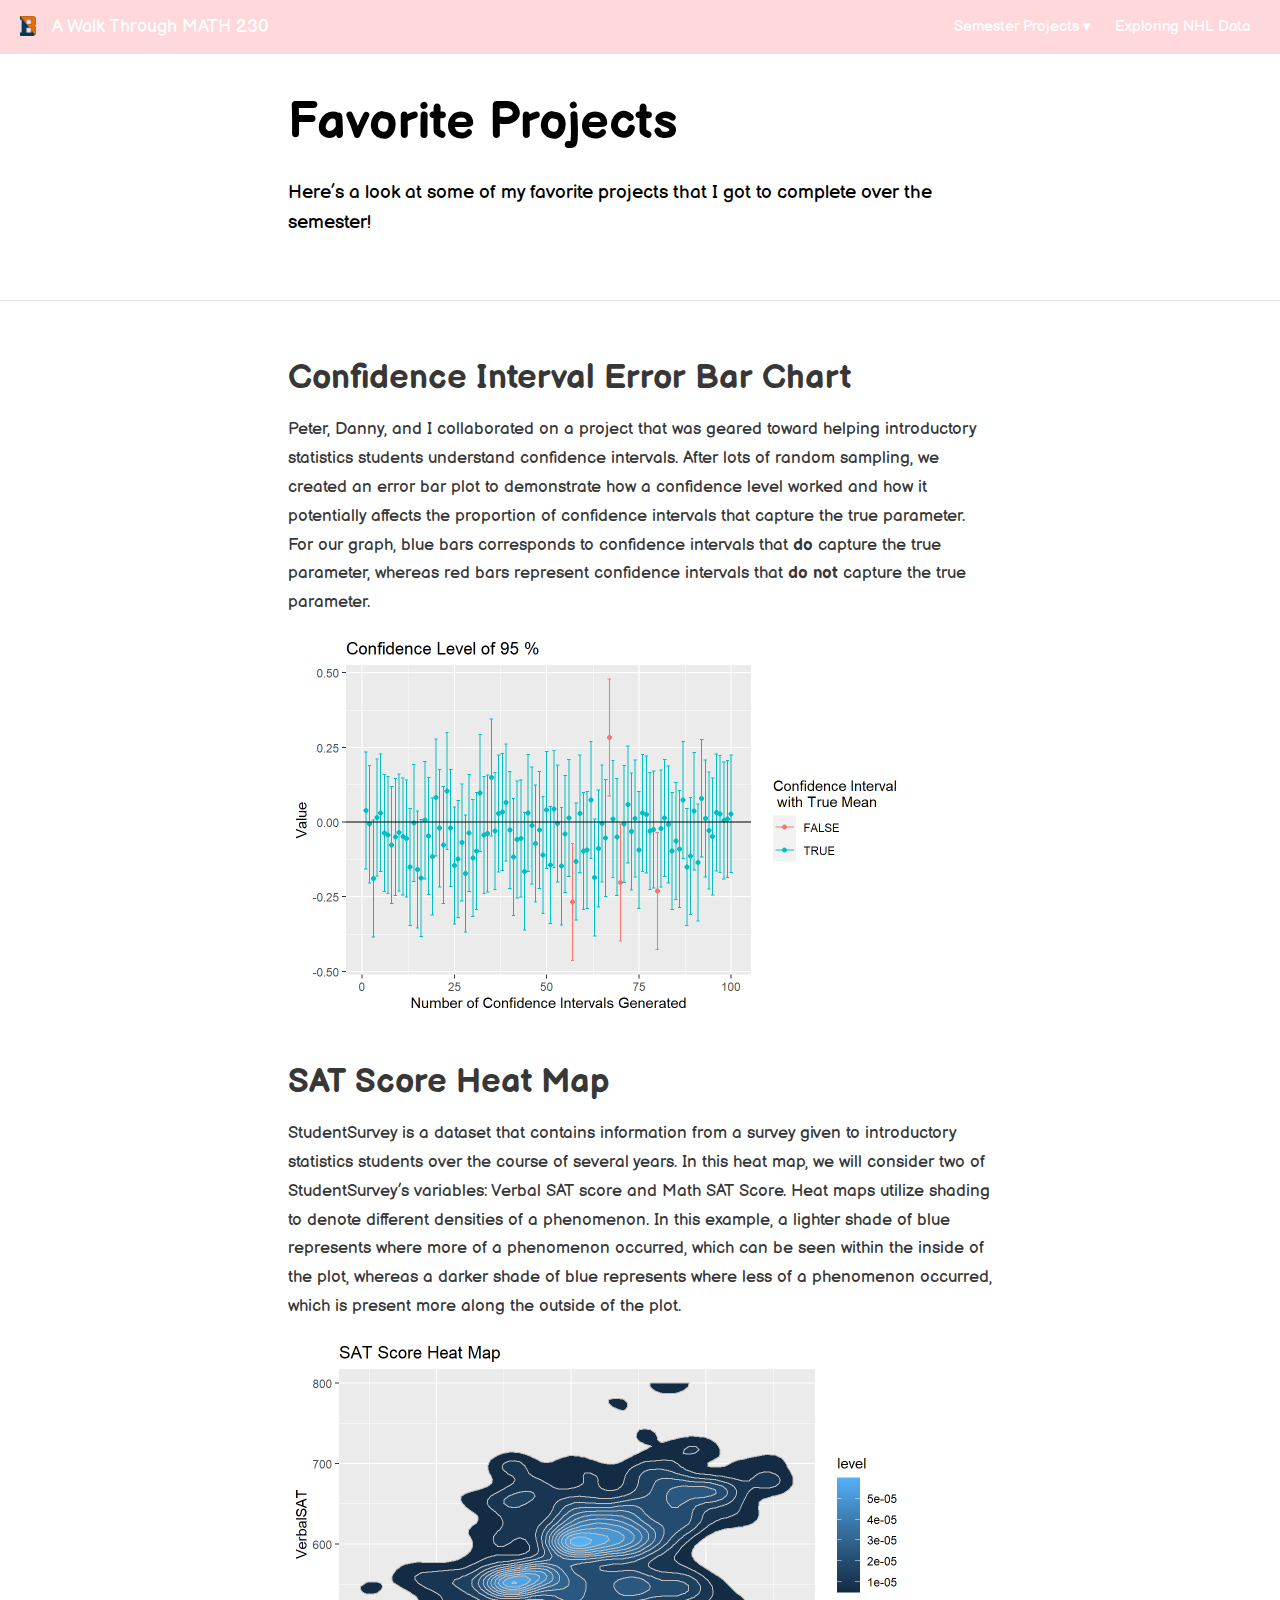
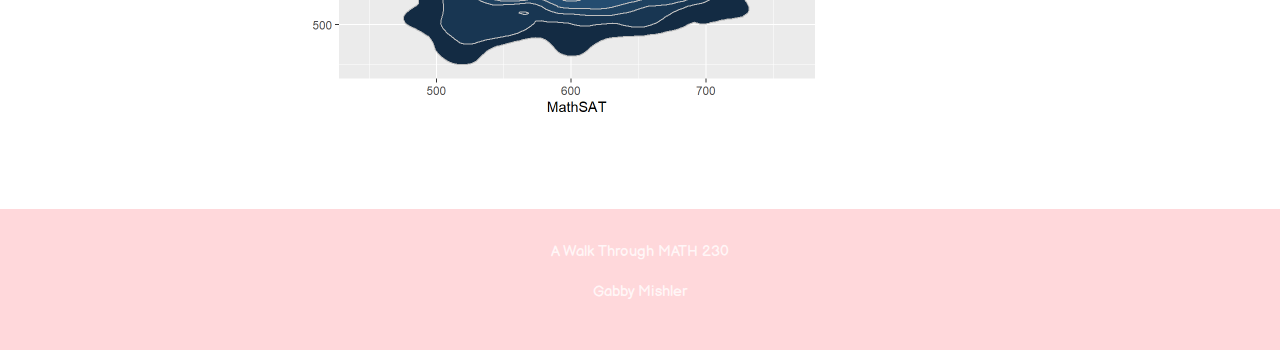
<file: GabbyMishler_Website/docs/Personal-Favorites.html>
<!DOCTYPE html>

<html xmlns="http://www.w3.org/1999/xhtml" lang="" xml:lang="">

<head>
  <meta charset="utf-8"/>
  <meta name="viewport" content="width=device-width, initial-scale=1"/>
  <meta http-equiv="X-UA-Compatible" content="IE=Edge,chrome=1"/>
  <meta name="generator" content="distill" />

  <style type="text/css">
  /* Hide doc at startup (prevent jankiness while JS renders/transforms) */
  body {
    visibility: hidden;
  }
  </style>

 <!--radix_placeholder_import_source-->
 <!--/radix_placeholder_import_source-->

<style type="text/css">code{white-space: pre;}</style>
<style type="text/css" data-origin="pandoc">
pre > code.sourceCode { white-space: pre; position: relative; }
pre > code.sourceCode > span { display: inline-block; line-height: 1.25; }
pre > code.sourceCode > span:empty { height: 1.2em; }
.sourceCode { overflow: visible; }
code.sourceCode > span { color: inherit; text-decoration: inherit; }
div.sourceCode { margin: 1em 0; }
pre.sourceCode { margin: 0; }
@media screen {
div.sourceCode { overflow: auto; }
}
@media print {
pre > code.sourceCode { white-space: pre-wrap; }
pre > code.sourceCode > span { text-indent: -5em; padding-left: 5em; }
}
pre.numberSource code
  { counter-reset: source-line 0; }
pre.numberSource code > span
  { position: relative; left: -4em; counter-increment: source-line; }
pre.numberSource code > span > a:first-child::before
  { content: counter(source-line);
    position: relative; left: -1em; text-align: right; vertical-align: baseline;
    border: none; display: inline-block;
    -webkit-touch-callout: none; -webkit-user-select: none;
    -khtml-user-select: none; -moz-user-select: none;
    -ms-user-select: none; user-select: none;
    padding: 0 4px; width: 4em;
    color: #aaaaaa;
  }
pre.numberSource { margin-left: 3em; border-left: 1px solid #aaaaaa;  padding-left: 4px; }
div.sourceCode
  {   }
@media screen {
pre > code.sourceCode > span > a:first-child::before { text-decoration: underline; }
}
code span.al { color: #ad0000; } /* Alert */
code span.an { color: #5e5e5e; } /* Annotation */
code span.at { } /* Attribute */
code span.bn { color: #ad0000; } /* BaseN */
code span.bu { } /* BuiltIn */
code span.cf { color: #007ba5; } /* ControlFlow */
code span.ch { color: #20794d; } /* Char */
code span.cn { color: #8f5902; } /* Constant */
code span.co { color: #5e5e5e; } /* Comment */
code span.cv { color: #5e5e5e; font-style: italic; } /* CommentVar */
code span.do { color: #5e5e5e; font-style: italic; } /* Documentation */
code span.dt { color: #ad0000; } /* DataType */
code span.dv { color: #ad0000; } /* DecVal */
code span.er { color: #ad0000; } /* Error */
code span.ex { } /* Extension */
code span.fl { color: #ad0000; } /* Float */
code span.fu { color: #4758ab; } /* Function */
code span.im { } /* Import */
code span.in { color: #5e5e5e; } /* Information */
code span.kw { color: #007ba5; } /* Keyword */
code span.op { color: #5e5e5e; } /* Operator */
code span.ot { color: #007ba5; } /* Other */
code span.pp { color: #ad0000; } /* Preprocessor */
code span.sc { color: #5e5e5e; } /* SpecialChar */
code span.ss { color: #20794d; } /* SpecialString */
code span.st { color: #20794d; } /* String */
code span.va { color: #111111; } /* Variable */
code span.vs { color: #20794d; } /* VerbatimString */
code span.wa { color: #5e5e5e; font-style: italic; } /* Warning */
</style>


  <!--radix_placeholder_meta_tags-->
  <title>A Walk Through MATH 230: Favorite Projects</title>

  <meta property="description" itemprop="description" content="Here&#39;s a look at some of my favorite projects that I got to complete over the semester!"/>



  <!--  https://developers.facebook.com/docs/sharing/webmasters#markup -->
  <meta property="og:title" content="A Walk Through MATH 230: Favorite Projects"/>
  <meta property="og:type" content="article"/>
  <meta property="og:description" content="Here&#39;s a look at some of my favorite projects that I got to complete over the semester!"/>
  <meta property="og:locale" content="en_US"/>
  <meta property="og:site_name" content="A Walk Through MATH 230"/>

  <!--  https://dev.twitter.com/cards/types/summary -->
  <meta property="twitter:card" content="summary"/>
  <meta property="twitter:title" content="A Walk Through MATH 230: Favorite Projects"/>
  <meta property="twitter:description" content="Here&#39;s a look at some of my favorite projects that I got to complete over the semester!"/>

  <!--/radix_placeholder_meta_tags-->
  <!--radix_placeholder_rmarkdown_metadata-->

  <script type="text/json" id="radix-rmarkdown-metadata">
  {"type":"list","attributes":{"names":{"type":"character","attributes":{},"value":["title","description","site"]}},"value":[{"type":"character","attributes":{},"value":["Favorite Projects"]},{"type":"character","attributes":{},"value":["Here's a look at some of my favorite projects that I got to complete over the semester!\n"]},{"type":"character","attributes":{},"value":["distill::distill_website"]}]}
  </script>
  <!--/radix_placeholder_rmarkdown_metadata-->
  <!--radix_placeholder_navigation_in_header-->
  <meta name="distill:offset" content=""/>

  <script type="application/javascript">

    window.headroom_prevent_pin = false;

    window.document.addEventListener("DOMContentLoaded", function (event) {

      // initialize headroom for banner
      var header = $('header').get(0);
      var headerHeight = header.offsetHeight;
      var headroom = new Headroom(header, {
        tolerance: 5,
        onPin : function() {
          if (window.headroom_prevent_pin) {
            window.headroom_prevent_pin = false;
            headroom.unpin();
          }
        }
      });
      headroom.init();
      if(window.location.hash)
        headroom.unpin();
      $(header).addClass('headroom--transition');

      // offset scroll location for banner on hash change
      // (see: https://github.com/WickyNilliams/headroom.js/issues/38)
      window.addEventListener("hashchange", function(event) {
        window.scrollTo(0, window.pageYOffset - (headerHeight + 25));
      });

      // responsive menu
      $('.distill-site-header').each(function(i, val) {
        var topnav = $(this);
        var toggle = topnav.find('.nav-toggle');
        toggle.on('click', function() {
          topnav.toggleClass('responsive');
        });
      });

      // nav dropdowns
      $('.nav-dropbtn').click(function(e) {
        $(this).next('.nav-dropdown-content').toggleClass('nav-dropdown-active');
        $(this).parent().siblings('.nav-dropdown')
           .children('.nav-dropdown-content').removeClass('nav-dropdown-active');
      });
      $("body").click(function(e){
        $('.nav-dropdown-content').removeClass('nav-dropdown-active');
      });
      $(".nav-dropdown").click(function(e){
        e.stopPropagation();
      });
    });
  </script>

  <style type="text/css">

  /* Theme (user-documented overrideables for nav appearance) */

  .distill-site-nav {
    color: rgba(255, 255, 255, 0.8);
    background-color: #0F2E3D;
    font-size: 15px;
    font-weight: 300;
  }

  .distill-site-nav a {
    color: inherit;
    text-decoration: none;
  }

  .distill-site-nav a:hover {
    color: white;
  }

  @media print {
    .distill-site-nav {
      display: none;
    }
  }

  .distill-site-header {

  }

  .distill-site-footer {

  }


  /* Site Header */

  .distill-site-header {
    width: 100%;
    box-sizing: border-box;
    z-index: 3;
  }

  .distill-site-header .nav-left {
    display: inline-block;
    margin-left: 8px;
  }

  @media screen and (max-width: 768px) {
    .distill-site-header .nav-left {
      margin-left: 0;
    }
  }


  .distill-site-header .nav-right {
    float: right;
    margin-right: 8px;
  }

  .distill-site-header a,
  .distill-site-header .title {
    display: inline-block;
    text-align: center;
    padding: 14px 10px 14px 10px;
  }

  .distill-site-header .title {
    font-size: 18px;
    min-width: 150px;
  }

  .distill-site-header .logo {
    padding: 0;
  }

  .distill-site-header .logo img {
    display: none;
    max-height: 20px;
    width: auto;
    margin-bottom: -4px;
  }

  .distill-site-header .nav-image img {
    max-height: 18px;
    width: auto;
    display: inline-block;
    margin-bottom: -3px;
  }



  @media screen and (min-width: 1000px) {
    .distill-site-header .logo img {
      display: inline-block;
    }
    .distill-site-header .nav-left {
      margin-left: 20px;
    }
    .distill-site-header .nav-right {
      margin-right: 20px;
    }
    .distill-site-header .title {
      padding-left: 12px;
    }
  }


  .distill-site-header .nav-toggle {
    display: none;
  }

  .nav-dropdown {
    display: inline-block;
    position: relative;
  }

  .nav-dropdown .nav-dropbtn {
    border: none;
    outline: none;
    color: rgba(255, 255, 255, 0.8);
    padding: 16px 10px;
    background-color: transparent;
    font-family: inherit;
    font-size: inherit;
    font-weight: inherit;
    margin: 0;
    margin-top: 1px;
    z-index: 2;
  }

  .nav-dropdown-content {
    display: none;
    position: absolute;
    background-color: white;
    min-width: 200px;
    border: 1px solid rgba(0,0,0,0.15);
    border-radius: 4px;
    box-shadow: 0px 8px 16px 0px rgba(0,0,0,0.1);
    z-index: 1;
    margin-top: 2px;
    white-space: nowrap;
    padding-top: 4px;
    padding-bottom: 4px;
  }

  .nav-dropdown-content hr {
    margin-top: 4px;
    margin-bottom: 4px;
    border: none;
    border-bottom: 1px solid rgba(0, 0, 0, 0.1);
  }

  .nav-dropdown-active {
    display: block;
  }

  .nav-dropdown-content a, .nav-dropdown-content .nav-dropdown-header {
    color: black;
    padding: 6px 24px;
    text-decoration: none;
    display: block;
    text-align: left;
  }

  .nav-dropdown-content .nav-dropdown-header {
    display: block;
    padding: 5px 24px;
    padding-bottom: 0;
    text-transform: uppercase;
    font-size: 14px;
    color: #999999;
    white-space: nowrap;
  }

  .nav-dropdown:hover .nav-dropbtn {
    color: white;
  }

  .nav-dropdown-content a:hover {
    background-color: #ddd;
    color: black;
  }

  .nav-right .nav-dropdown-content {
    margin-left: -45%;
    right: 0;
  }

  @media screen and (max-width: 768px) {
    .distill-site-header a, .distill-site-header .nav-dropdown  {display: none;}
    .distill-site-header a.nav-toggle {
      float: right;
      display: block;
    }
    .distill-site-header .title {
      margin-left: 0;
    }
    .distill-site-header .nav-right {
      margin-right: 0;
    }
    .distill-site-header {
      overflow: hidden;
    }
    .nav-right .nav-dropdown-content {
      margin-left: 0;
    }
  }


  @media screen and (max-width: 768px) {
    .distill-site-header.responsive {position: relative; min-height: 500px; }
    .distill-site-header.responsive a.nav-toggle {
      position: absolute;
      right: 0;
      top: 0;
    }
    .distill-site-header.responsive a,
    .distill-site-header.responsive .nav-dropdown {
      display: block;
      text-align: left;
    }
    .distill-site-header.responsive .nav-left,
    .distill-site-header.responsive .nav-right {
      width: 100%;
    }
    .distill-site-header.responsive .nav-dropdown {float: none;}
    .distill-site-header.responsive .nav-dropdown-content {position: relative;}
    .distill-site-header.responsive .nav-dropdown .nav-dropbtn {
      display: block;
      width: 100%;
      text-align: left;
    }
  }

  /* Site Footer */

  .distill-site-footer {
    width: 100%;
    overflow: hidden;
    box-sizing: border-box;
    z-index: 3;
    margin-top: 30px;
    padding-top: 30px;
    padding-bottom: 30px;
    text-align: center;
  }

  /* Headroom */

  d-title {
    padding-top: 6rem;
  }

  @media print {
    d-title {
      padding-top: 4rem;
    }
  }

  .headroom {
    z-index: 1000;
    position: fixed;
    top: 0;
    left: 0;
    right: 0;
  }

  .headroom--transition {
    transition: all .4s ease-in-out;
  }

  .headroom--unpinned {
    top: -100px;
  }

  .headroom--pinned {
    top: 0;
  }

  /* adjust viewport for navbar height */
  /* helps vertically center bootstrap (non-distill) content */
  .min-vh-100 {
    min-height: calc(100vh - 100px) !important;
  }

  </style>

  <script src="site_libs/jquery-3.6.0/jquery-3.6.0.min.js"></script>
  <link href="site_libs/font-awesome-5.1.0/css/all.css" rel="stylesheet"/>
  <link href="site_libs/font-awesome-5.1.0/css/v4-shims.css" rel="stylesheet"/>
  <script src="site_libs/headroom-0.9.4/headroom.min.js"></script>
  <script src="site_libs/autocomplete-0.37.1/autocomplete.min.js"></script>
  <script src="site_libs/fuse-6.4.1/fuse.min.js"></script>

  <script type="application/javascript">

  function getMeta(metaName) {
    var metas = document.getElementsByTagName('meta');
    for (let i = 0; i < metas.length; i++) {
      if (metas[i].getAttribute('name') === metaName) {
        return metas[i].getAttribute('content');
      }
    }
    return '';
  }

  function offsetURL(url) {
    var offset = getMeta('distill:offset');
    return offset ? offset + '/' + url : url;
  }

  function createFuseIndex() {

    // create fuse index
    var options = {
      keys: [
        { name: 'title', weight: 20 },
        { name: 'categories', weight: 15 },
        { name: 'description', weight: 10 },
        { name: 'contents', weight: 5 },
      ],
      ignoreLocation: true,
      threshold: 0
    };
    var fuse = new window.Fuse([], options);

    // fetch the main search.json
    return fetch(offsetURL('search.json'))
      .then(function(response) {
        if (response.status == 200) {
          return response.json().then(function(json) {
            // index main articles
            json.articles.forEach(function(article) {
              fuse.add(article);
            });
            // download collections and index their articles
            return Promise.all(json.collections.map(function(collection) {
              return fetch(offsetURL(collection)).then(function(response) {
                if (response.status === 200) {
                  return response.json().then(function(articles) {
                    articles.forEach(function(article) {
                      fuse.add(article);
                    });
                  })
                } else {
                  return Promise.reject(
                    new Error('Unexpected status from search index request: ' +
                              response.status)
                  );
                }
              });
            })).then(function() {
              return fuse;
            });
          });

        } else {
          return Promise.reject(
            new Error('Unexpected status from search index request: ' +
                        response.status)
          );
        }
      });
  }

  window.document.addEventListener("DOMContentLoaded", function (event) {

    // get search element (bail if we don't have one)
    var searchEl = window.document.getElementById('distill-search');
    if (!searchEl)
      return;

    createFuseIndex()
      .then(function(fuse) {

        // make search box visible
        searchEl.classList.remove('hidden');

        // initialize autocomplete
        var options = {
          autoselect: true,
          hint: false,
          minLength: 2,
        };
        window.autocomplete(searchEl, options, [{
          source: function(query, callback) {
            const searchOptions = {
              isCaseSensitive: false,
              shouldSort: true,
              minMatchCharLength: 2,
              limit: 10,
            };
            var results = fuse.search(query, searchOptions);
            callback(results
              .map(function(result) { return result.item; })
            );
          },
          templates: {
            suggestion: function(suggestion) {
              var img = suggestion.preview && Object.keys(suggestion.preview).length > 0
                ? `<img src="${offsetURL(suggestion.preview)}"</img>`
                : '';
              var html = `
                <div class="search-item">
                  <h3>${suggestion.title}</h3>
                  <div class="search-item-description">
                    ${suggestion.description || ''}
                  </div>
                  <div class="search-item-preview">
                    ${img}
                  </div>
                </div>
              `;
              return html;
            }
          }
        }]).on('autocomplete:selected', function(event, suggestion) {
          window.location.href = offsetURL(suggestion.path);
        });
        // remove inline display style on autocompleter (we want to
        // manage responsive display via css)
        $('.algolia-autocomplete').css("display", "");
      })
      .catch(function(error) {
        console.log(error);
      });

  });

  </script>

  <style type="text/css">

  .nav-search {
    font-size: x-small;
  }

  /* Algolioa Autocomplete */

  .algolia-autocomplete {
    display: inline-block;
    margin-left: 10px;
    vertical-align: sub;
    background-color: white;
    color: black;
    padding: 6px;
    padding-top: 8px;
    padding-bottom: 0;
    border-radius: 6px;
    border: 1px #0F2E3D solid;
    width: 180px;
  }


  @media screen and (max-width: 768px) {
    .distill-site-nav .algolia-autocomplete {
      display: none;
      visibility: hidden;
    }
    .distill-site-nav.responsive .algolia-autocomplete {
      display: inline-block;
      visibility: visible;
    }
    .distill-site-nav.responsive .algolia-autocomplete .aa-dropdown-menu {
      margin-left: 0;
      width: 400px;
      max-height: 400px;
    }
  }

  .algolia-autocomplete .aa-input, .algolia-autocomplete .aa-hint {
    width: 90%;
    outline: none;
    border: none;
  }

  .algolia-autocomplete .aa-hint {
    color: #999;
  }
  .algolia-autocomplete .aa-dropdown-menu {
    width: 550px;
    max-height: 70vh;
    overflow-x: visible;
    overflow-y: scroll;
    padding: 5px;
    margin-top: 3px;
    margin-left: -150px;
    background-color: #fff;
    border-radius: 5px;
    border: 1px solid #999;
    border-top: none;
  }

  .algolia-autocomplete .aa-dropdown-menu .aa-suggestion {
    cursor: pointer;
    padding: 5px 4px;
    border-bottom: 1px solid #eee;
  }

  .algolia-autocomplete .aa-dropdown-menu .aa-suggestion:last-of-type {
    border-bottom: none;
    margin-bottom: 2px;
  }

  .algolia-autocomplete .aa-dropdown-menu .aa-suggestion .search-item {
    overflow: hidden;
    font-size: 0.8em;
    line-height: 1.4em;
  }

  .algolia-autocomplete .aa-dropdown-menu .aa-suggestion .search-item h3 {
    font-size: 1rem;
    margin-block-start: 0;
    margin-block-end: 5px;
  }

  .algolia-autocomplete .aa-dropdown-menu .aa-suggestion .search-item-description {
    display: inline-block;
    overflow: hidden;
    height: 2.8em;
    width: 80%;
    margin-right: 4%;
  }

  .algolia-autocomplete .aa-dropdown-menu .aa-suggestion .search-item-preview {
    display: inline-block;
    width: 15%;
  }

  .algolia-autocomplete .aa-dropdown-menu .aa-suggestion .search-item-preview img {
    height: 3em;
    width: auto;
    display: none;
  }

  .algolia-autocomplete .aa-dropdown-menu .aa-suggestion .search-item-preview img[src] {
    display: initial;
  }

  .algolia-autocomplete .aa-dropdown-menu .aa-suggestion.aa-cursor {
    background-color: #eee;
  }
  .algolia-autocomplete .aa-dropdown-menu .aa-suggestion em {
    font-weight: bold;
    font-style: normal;
  }

  </style>


  <!--/radix_placeholder_navigation_in_header-->
  <!--radix_placeholder_distill-->

  <style type="text/css">

  body {
    background-color: white;
  }

  .pandoc-table {
    width: 100%;
  }

  .pandoc-table>caption {
    margin-bottom: 10px;
  }

  .pandoc-table th:not([align]) {
    text-align: left;
  }

  .pagedtable-footer {
    font-size: 15px;
  }

  d-byline .byline {
    grid-template-columns: 2fr 2fr;
  }

  d-byline .byline h3 {
    margin-block-start: 1.5em;
  }

  d-byline .byline .authors-affiliations h3 {
    margin-block-start: 0.5em;
  }

  .authors-affiliations .orcid-id {
    width: 16px;
    height:16px;
    margin-left: 4px;
    margin-right: 4px;
    vertical-align: middle;
    padding-bottom: 2px;
  }

  d-title .dt-tags {
    margin-top: 1em;
    grid-column: text;
  }

  .dt-tags .dt-tag {
    text-decoration: none;
    display: inline-block;
    color: rgba(0,0,0,0.6);
    padding: 0em 0.4em;
    margin-right: 0.5em;
    margin-bottom: 0.4em;
    font-size: 70%;
    border: 1px solid rgba(0,0,0,0.2);
    border-radius: 3px;
    text-transform: uppercase;
    font-weight: 500;
  }

  d-article table.gt_table td,
  d-article table.gt_table th {
    border-bottom: none;
  }

  .html-widget {
    margin-bottom: 2.0em;
  }

  .l-screen-inset {
    padding-right: 16px;
  }

  .l-screen .caption {
    margin-left: 10px;
  }

  .shaded {
    background: rgb(247, 247, 247);
    padding-top: 20px;
    padding-bottom: 20px;
    border-top: 1px solid rgba(0, 0, 0, 0.1);
    border-bottom: 1px solid rgba(0, 0, 0, 0.1);
  }

  .shaded .html-widget {
    margin-bottom: 0;
    border: 1px solid rgba(0, 0, 0, 0.1);
  }

  .shaded .shaded-content {
    background: white;
  }

  .text-output {
    margin-top: 0;
    line-height: 1.5em;
  }

  .hidden {
    display: none !important;
  }

  d-article {
    padding-top: 2.5rem;
    padding-bottom: 30px;
  }

  d-appendix {
    padding-top: 30px;
  }

  d-article>p>img {
    width: 100%;
  }

  d-article h2 {
    margin: 1rem 0 1.5rem 0;
  }

  d-article h3 {
    margin-top: 1.5rem;
  }

  d-article iframe {
    border: 1px solid rgba(0, 0, 0, 0.1);
    margin-bottom: 2.0em;
    width: 100%;
  }

  /* Tweak code blocks */

  d-article div.sourceCode code,
  d-article pre code {
    font-family: Consolas, Monaco, 'Andale Mono', 'Ubuntu Mono', monospace;
  }

  d-article pre,
  d-article div.sourceCode,
  d-article div.sourceCode pre {
    overflow: auto;
  }

  d-article div.sourceCode {
    background-color: white;
  }

  d-article div.sourceCode pre {
    padding-left: 10px;
    font-size: 12px;
    border-left: 2px solid rgba(0,0,0,0.1);
  }

  d-article pre {
    font-size: 12px;
    color: black;
    background: none;
    margin-top: 0;
    text-align: left;
    white-space: pre;
    word-spacing: normal;
    word-break: normal;
    word-wrap: normal;
    line-height: 1.5;

    -moz-tab-size: 4;
    -o-tab-size: 4;
    tab-size: 4;

    -webkit-hyphens: none;
    -moz-hyphens: none;
    -ms-hyphens: none;
    hyphens: none;
  }

  d-article pre a {
    border-bottom: none;
  }

  d-article pre a:hover {
    border-bottom: none;
    text-decoration: underline;
  }

  d-article details {
    grid-column: text;
    margin-bottom: 0.8em;
  }

  @media(min-width: 768px) {

  d-article pre,
  d-article div.sourceCode,
  d-article div.sourceCode pre {
    overflow: visible !important;
  }

  d-article div.sourceCode pre {
    padding-left: 18px;
    font-size: 14px;
  }

  d-article pre {
    font-size: 14px;
  }

  }

  figure img.external {
    background: white;
    border: 1px solid rgba(0, 0, 0, 0.1);
    box-shadow: 0 1px 8px rgba(0, 0, 0, 0.1);
    padding: 18px;
    box-sizing: border-box;
  }

  /* CSS for d-contents */

  .d-contents {
    grid-column: text;
    color: rgba(0,0,0,0.8);
    font-size: 0.9em;
    padding-bottom: 1em;
    margin-bottom: 1em;
    padding-bottom: 0.5em;
    margin-bottom: 1em;
    padding-left: 0.25em;
    justify-self: start;
  }

  @media(min-width: 1000px) {
    .d-contents.d-contents-float {
      height: 0;
      grid-column-start: 1;
      grid-column-end: 4;
      justify-self: center;
      padding-right: 3em;
      padding-left: 2em;
    }
  }

  .d-contents nav h3 {
    font-size: 18px;
    margin-top: 0;
    margin-bottom: 1em;
  }

  .d-contents li {
    list-style-type: none
  }

  .d-contents nav > ul {
    padding-left: 0;
  }

  .d-contents ul {
    padding-left: 1em
  }

  .d-contents nav ul li {
    margin-top: 0.6em;
    margin-bottom: 0.2em;
  }

  .d-contents nav a {
    font-size: 13px;
    border-bottom: none;
    text-decoration: none
    color: rgba(0, 0, 0, 0.8);
  }

  .d-contents nav a:hover {
    text-decoration: underline solid rgba(0, 0, 0, 0.6)
  }

  .d-contents nav > ul > li > a {
    font-weight: 600;
  }

  .d-contents nav > ul > li > ul {
    font-weight: inherit;
  }

  .d-contents nav > ul > li > ul > li {
    margin-top: 0.2em;
  }


  .d-contents nav ul {
    margin-top: 0;
    margin-bottom: 0.25em;
  }

  .d-article-with-toc h2:nth-child(2) {
    margin-top: 0;
  }


  /* Figure */

  .figure {
    position: relative;
    margin-bottom: 2.5em;
    margin-top: 1.5em;
  }

  .figure img {
    width: 100%;
  }

  .figure .caption {
    color: rgba(0, 0, 0, 0.6);
    font-size: 12px;
    line-height: 1.5em;
  }

  .figure img.external {
    background: white;
    border: 1px solid rgba(0, 0, 0, 0.1);
    box-shadow: 0 1px 8px rgba(0, 0, 0, 0.1);
    padding: 18px;
    box-sizing: border-box;
  }

  .figure .caption a {
    color: rgba(0, 0, 0, 0.6);
  }

  .figure .caption b,
  .figure .caption strong, {
    font-weight: 600;
    color: rgba(0, 0, 0, 1.0);
  }

  /* Citations */

  d-article .citation {
    color: inherit;
    cursor: inherit;
  }

  div.hanging-indent{
    margin-left: 1em; text-indent: -1em;
  }

  /* Citation hover box */

  .tippy-box[data-theme~=light-border] {
    background-color: rgba(250, 250, 250, 0.95);
  }

  .tippy-content > p {
    margin-bottom: 0;
    padding: 2px;
  }


  /* Tweak 1000px media break to show more text */

  @media(min-width: 1000px) {
    .base-grid,
    distill-header,
    d-title,
    d-abstract,
    d-article,
    d-appendix,
    distill-appendix,
    d-byline,
    d-footnote-list,
    d-citation-list,
    distill-footer {
      grid-template-columns: [screen-start] 1fr [page-start kicker-start] 80px [middle-start] 50px [text-start kicker-end] 65px 65px 65px 65px 65px 65px 65px 65px [text-end gutter-start] 65px [middle-end] 65px [page-end gutter-end] 1fr [screen-end];
      grid-column-gap: 16px;
    }

    .grid {
      grid-column-gap: 16px;
    }

    d-article {
      font-size: 1.06rem;
      line-height: 1.7em;
    }
    figure .caption, .figure .caption, figure figcaption {
      font-size: 13px;
    }
  }

  @media(min-width: 1180px) {
    .base-grid,
    distill-header,
    d-title,
    d-abstract,
    d-article,
    d-appendix,
    distill-appendix,
    d-byline,
    d-footnote-list,
    d-citation-list,
    distill-footer {
      grid-template-columns: [screen-start] 1fr [page-start kicker-start] 60px [middle-start] 60px [text-start kicker-end] 60px 60px 60px 60px 60px 60px 60px 60px [text-end gutter-start] 60px [middle-end] 60px [page-end gutter-end] 1fr [screen-end];
      grid-column-gap: 32px;
    }

    .grid {
      grid-column-gap: 32px;
    }
  }


  /* Get the citation styles for the appendix (not auto-injected on render since
     we do our own rendering of the citation appendix) */

  d-appendix .citation-appendix,
  .d-appendix .citation-appendix {
    font-size: 11px;
    line-height: 15px;
    border-left: 1px solid rgba(0, 0, 0, 0.1);
    padding-left: 18px;
    border: 1px solid rgba(0,0,0,0.1);
    background: rgba(0, 0, 0, 0.02);
    padding: 10px 18px;
    border-radius: 3px;
    color: rgba(150, 150, 150, 1);
    overflow: hidden;
    margin-top: -12px;
    white-space: pre-wrap;
    word-wrap: break-word;
  }

  /* Include appendix styles here so they can be overridden */

  d-appendix {
    contain: layout style;
    font-size: 0.8em;
    line-height: 1.7em;
    margin-top: 60px;
    margin-bottom: 0;
    border-top: 1px solid rgba(0, 0, 0, 0.1);
    color: rgba(0,0,0,0.5);
    padding-top: 60px;
    padding-bottom: 48px;
  }

  d-appendix h3 {
    grid-column: page-start / text-start;
    font-size: 15px;
    font-weight: 500;
    margin-top: 1em;
    margin-bottom: 0;
    color: rgba(0,0,0,0.65);
  }

  d-appendix h3 + * {
    margin-top: 1em;
  }

  d-appendix ol {
    padding: 0 0 0 15px;
  }

  @media (min-width: 768px) {
    d-appendix ol {
      padding: 0 0 0 30px;
      margin-left: -30px;
    }
  }

  d-appendix li {
    margin-bottom: 1em;
  }

  d-appendix a {
    color: rgba(0, 0, 0, 0.6);
  }

  d-appendix > * {
    grid-column: text;
  }

  d-appendix > d-footnote-list,
  d-appendix > d-citation-list,
  d-appendix > distill-appendix {
    grid-column: screen;
  }

  /* Include footnote styles here so they can be overridden */

  d-footnote-list {
    contain: layout style;
  }

  d-footnote-list > * {
    grid-column: text;
  }

  d-footnote-list a.footnote-backlink {
    color: rgba(0,0,0,0.3);
    padding-left: 0.5em;
  }



  /* Anchor.js */

  .anchorjs-link {
    /*transition: all .25s linear; */
    text-decoration: none;
    border-bottom: none;
  }
  *:hover > .anchorjs-link {
    margin-left: -1.125em !important;
    text-decoration: none;
    border-bottom: none;
  }

  /* Social footer */

  .social_footer {
    margin-top: 30px;
    margin-bottom: 0;
    color: rgba(0,0,0,0.67);
  }

  .disqus-comments {
    margin-right: 30px;
  }

  .disqus-comment-count {
    border-bottom: 1px solid rgba(0, 0, 0, 0.4);
    cursor: pointer;
  }

  #disqus_thread {
    margin-top: 30px;
  }

  .article-sharing a {
    border-bottom: none;
    margin-right: 8px;
  }

  .article-sharing a:hover {
    border-bottom: none;
  }

  .sidebar-section.subscribe {
    font-size: 12px;
    line-height: 1.6em;
  }

  .subscribe p {
    margin-bottom: 0.5em;
  }


  .article-footer .subscribe {
    font-size: 15px;
    margin-top: 45px;
  }


  .sidebar-section.custom {
    font-size: 12px;
    line-height: 1.6em;
  }

  .custom p {
    margin-bottom: 0.5em;
  }

  /* Styles for listing layout (hide title) */
  .layout-listing d-title, .layout-listing .d-title {
    display: none;
  }

  /* Styles for posts lists (not auto-injected) */


  .posts-with-sidebar {
    padding-left: 45px;
    padding-right: 45px;
  }

  .posts-list .description h2,
  .posts-list .description p {
    font-family: -apple-system, BlinkMacSystemFont, "Segoe UI", Roboto, Oxygen, Ubuntu, Cantarell, "Fira Sans", "Droid Sans", "Helvetica Neue", Arial, sans-serif;
  }

  .posts-list .description h2 {
    font-weight: 700;
    border-bottom: none;
    padding-bottom: 0;
  }

  .posts-list h2.post-tag {
    border-bottom: 1px solid rgba(0, 0, 0, 0.2);
    padding-bottom: 12px;
  }
  .posts-list {
    margin-top: 60px;
    margin-bottom: 24px;
  }

  .posts-list .post-preview {
    text-decoration: none;
    overflow: hidden;
    display: block;
    border-bottom: 1px solid rgba(0, 0, 0, 0.1);
    padding: 24px 0;
  }

  .post-preview-last {
    border-bottom: none !important;
  }

  .posts-list .posts-list-caption {
    grid-column: screen;
    font-weight: 400;
  }

  .posts-list .post-preview h2 {
    margin: 0 0 6px 0;
    line-height: 1.2em;
    font-style: normal;
    font-size: 24px;
  }

  .posts-list .post-preview p {
    margin: 0 0 12px 0;
    line-height: 1.4em;
    font-size: 16px;
  }

  .posts-list .post-preview .thumbnail {
    box-sizing: border-box;
    margin-bottom: 24px;
    position: relative;
    max-width: 500px;
  }
  .posts-list .post-preview img {
    width: 100%;
    display: block;
  }

  .posts-list .metadata {
    font-size: 12px;
    line-height: 1.4em;
    margin-bottom: 18px;
  }

  .posts-list .metadata > * {
    display: inline-block;
  }

  .posts-list .metadata .publishedDate {
    margin-right: 2em;
  }

  .posts-list .metadata .dt-authors {
    display: block;
    margin-top: 0.3em;
    margin-right: 2em;
  }

  .posts-list .dt-tags {
    display: block;
    line-height: 1em;
  }

  .posts-list .dt-tags .dt-tag {
    display: inline-block;
    color: rgba(0,0,0,0.6);
    padding: 0.3em 0.4em;
    margin-right: 0.2em;
    margin-bottom: 0.4em;
    font-size: 60%;
    border: 1px solid rgba(0,0,0,0.2);
    border-radius: 3px;
    text-transform: uppercase;
    font-weight: 500;
  }

  .posts-list img {
    opacity: 1;
  }

  .posts-list img[data-src] {
    opacity: 0;
  }

  .posts-more {
    clear: both;
  }


  .posts-sidebar {
    font-size: 16px;
  }

  .posts-sidebar h3 {
    font-size: 16px;
    margin-top: 0;
    margin-bottom: 0.5em;
    font-weight: 400;
    text-transform: uppercase;
  }

  .sidebar-section {
    margin-bottom: 30px;
  }

  .categories ul {
    list-style-type: none;
    margin: 0;
    padding: 0;
  }

  .categories li {
    color: rgba(0, 0, 0, 0.8);
    margin-bottom: 0;
  }

  .categories li>a {
    border-bottom: none;
  }

  .categories li>a:hover {
    border-bottom: 1px solid rgba(0, 0, 0, 0.4);
  }

  .categories .active {
    font-weight: 600;
  }

  .categories .category-count {
    color: rgba(0, 0, 0, 0.4);
  }


  @media(min-width: 768px) {
    .posts-list .post-preview h2 {
      font-size: 26px;
    }
    .posts-list .post-preview .thumbnail {
      float: right;
      width: 30%;
      margin-bottom: 0;
    }
    .posts-list .post-preview .description {
      float: left;
      width: 45%;
    }
    .posts-list .post-preview .metadata {
      float: left;
      width: 20%;
      margin-top: 8px;
    }
    .posts-list .post-preview p {
      margin: 0 0 12px 0;
      line-height: 1.5em;
      font-size: 16px;
    }
    .posts-with-sidebar .posts-list {
      float: left;
      width: 75%;
    }
    .posts-with-sidebar .posts-sidebar {
      float: right;
      width: 20%;
      margin-top: 60px;
      padding-top: 24px;
      padding-bottom: 24px;
    }
  }


  /* Improve display for browsers without grid (IE/Edge <= 15) */

  .downlevel {
    line-height: 1.6em;
    font-family: -apple-system, BlinkMacSystemFont, "Segoe UI", Roboto, Oxygen, Ubuntu, Cantarell, "Fira Sans", "Droid Sans", "Helvetica Neue", Arial, sans-serif;
    margin: 0;
  }

  .downlevel .d-title {
    padding-top: 6rem;
    padding-bottom: 1.5rem;
  }

  .downlevel .d-title h1 {
    font-size: 50px;
    font-weight: 700;
    line-height: 1.1em;
    margin: 0 0 0.5rem;
  }

  .downlevel .d-title p {
    font-weight: 300;
    font-size: 1.2rem;
    line-height: 1.55em;
    margin-top: 0;
  }

  .downlevel .d-byline {
    padding-top: 0.8em;
    padding-bottom: 0.8em;
    font-size: 0.8rem;
    line-height: 1.8em;
  }

  .downlevel .section-separator {
    border: none;
    border-top: 1px solid rgba(0, 0, 0, 0.1);
  }

  .downlevel .d-article {
    font-size: 1.06rem;
    line-height: 1.7em;
    padding-top: 1rem;
    padding-bottom: 2rem;
  }


  .downlevel .d-appendix {
    padding-left: 0;
    padding-right: 0;
    max-width: none;
    font-size: 0.8em;
    line-height: 1.7em;
    margin-bottom: 0;
    color: rgba(0,0,0,0.5);
    padding-top: 40px;
    padding-bottom: 48px;
  }

  .downlevel .footnotes ol {
    padding-left: 13px;
  }

  .downlevel .base-grid,
  .downlevel .distill-header,
  .downlevel .d-title,
  .downlevel .d-abstract,
  .downlevel .d-article,
  .downlevel .d-appendix,
  .downlevel .distill-appendix,
  .downlevel .d-byline,
  .downlevel .d-footnote-list,
  .downlevel .d-citation-list,
  .downlevel .distill-footer,
  .downlevel .appendix-bottom,
  .downlevel .posts-container {
    padding-left: 40px;
    padding-right: 40px;
  }

  @media(min-width: 768px) {
    .downlevel .base-grid,
    .downlevel .distill-header,
    .downlevel .d-title,
    .downlevel .d-abstract,
    .downlevel .d-article,
    .downlevel .d-appendix,
    .downlevel .distill-appendix,
    .downlevel .d-byline,
    .downlevel .d-footnote-list,
    .downlevel .d-citation-list,
    .downlevel .distill-footer,
    .downlevel .appendix-bottom,
    .downlevel .posts-container {
    padding-left: 150px;
    padding-right: 150px;
    max-width: 900px;
  }
  }

  .downlevel pre code {
    display: block;
    border-left: 2px solid rgba(0, 0, 0, .1);
    padding: 0 0 0 20px;
    font-size: 14px;
  }

  .downlevel code, .downlevel pre {
    color: black;
    background: none;
    font-family: Consolas, Monaco, 'Andale Mono', 'Ubuntu Mono', monospace;
    text-align: left;
    white-space: pre;
    word-spacing: normal;
    word-break: normal;
    word-wrap: normal;
    line-height: 1.5;

    -moz-tab-size: 4;
    -o-tab-size: 4;
    tab-size: 4;

    -webkit-hyphens: none;
    -moz-hyphens: none;
    -ms-hyphens: none;
    hyphens: none;
  }

  .downlevel .posts-list .post-preview {
    color: inherit;
  }



  </style>

  <script type="application/javascript">

  function is_downlevel_browser() {
    if (bowser.isUnsupportedBrowser({ msie: "12", msedge: "16"},
                                   window.navigator.userAgent)) {
      return true;
    } else {
      return window.load_distill_framework === undefined;
    }
  }

  // show body when load is complete
  function on_load_complete() {

    // add anchors
    if (window.anchors) {
      window.anchors.options.placement = 'left';
      window.anchors.add('d-article > h2, d-article > h3, d-article > h4, d-article > h5');
    }


    // set body to visible
    document.body.style.visibility = 'visible';

    // force redraw for leaflet widgets
    if (window.HTMLWidgets) {
      var maps = window.HTMLWidgets.findAll(".leaflet");
      $.each(maps, function(i, el) {
        var map = this.getMap();
        map.invalidateSize();
        map.eachLayer(function(layer) {
          if (layer instanceof L.TileLayer)
            layer.redraw();
        });
      });
    }

    // trigger 'shown' so htmlwidgets resize
    $('d-article').trigger('shown');
  }

  function init_distill() {

    init_common();

    // create front matter
    var front_matter = $('<d-front-matter></d-front-matter>');
    $('#distill-front-matter').wrap(front_matter);

    // create d-title
    $('.d-title').changeElementType('d-title');

    // create d-byline
    var byline = $('<d-byline></d-byline>');
    $('.d-byline').replaceWith(byline);

    // create d-article
    var article = $('<d-article></d-article>');
    $('.d-article').wrap(article).children().unwrap();

    // move posts container into article
    $('.posts-container').appendTo($('d-article'));

    // create d-appendix
    $('.d-appendix').changeElementType('d-appendix');

    // flag indicating that we have appendix items
    var appendix = $('.appendix-bottom').children('h3').length > 0;

    // replace footnotes with <d-footnote>
    $('.footnote-ref').each(function(i, val) {
      appendix = true;
      var href = $(this).attr('href');
      var id = href.replace('#', '');
      var fn = $('#' + id);
      var fn_p = $('#' + id + '>p');
      fn_p.find('.footnote-back').remove();
      var text = fn_p.html();
      var dtfn = $('<d-footnote></d-footnote>');
      dtfn.html(text);
      $(this).replaceWith(dtfn);
    });
    // remove footnotes
    $('.footnotes').remove();

    // move refs into #references-listing
    $('#references-listing').replaceWith($('#refs'));

    $('h1.appendix, h2.appendix').each(function(i, val) {
      $(this).changeElementType('h3');
    });
    $('h3.appendix').each(function(i, val) {
      var id = $(this).attr('id');
      $('.d-contents a[href="#' + id + '"]').parent().remove();
      appendix = true;
      $(this).nextUntil($('h1, h2, h3')).addBack().appendTo($('d-appendix'));
    });

    // show d-appendix if we have appendix content
    $("d-appendix").css('display', appendix ? 'grid' : 'none');

    // localize layout chunks to just output
    $('.layout-chunk').each(function(i, val) {

      // capture layout
      var layout = $(this).attr('data-layout');

      // apply layout to markdown level block elements
      var elements = $(this).children().not('details, div.sourceCode, pre, script');
      elements.each(function(i, el) {
        var layout_div = $('<div class="' + layout + '"></div>');
        if (layout_div.hasClass('shaded')) {
          var shaded_content = $('<div class="shaded-content"></div>');
          $(this).wrap(shaded_content);
          $(this).parent().wrap(layout_div);
        } else {
          $(this).wrap(layout_div);
        }
      });


      // unwrap the layout-chunk div
      $(this).children().unwrap();
    });

    // remove code block used to force  highlighting css
    $('.distill-force-highlighting-css').parent().remove();

    // remove empty line numbers inserted by pandoc when using a
    // custom syntax highlighting theme
    $('code.sourceCode a:empty').remove();

    // load distill framework
    load_distill_framework();

    // wait for window.distillRunlevel == 4 to do post processing
    function distill_post_process() {

      if (!window.distillRunlevel || window.distillRunlevel < 4)
        return;

      // hide author/affiliations entirely if we have no authors
      var front_matter = JSON.parse($("#distill-front-matter").html());
      var have_authors = front_matter.authors && front_matter.authors.length > 0;
      if (!have_authors)
        $('d-byline').addClass('hidden');

      // article with toc class
      $('.d-contents').parent().addClass('d-article-with-toc');

      // strip links that point to #
      $('.authors-affiliations').find('a[href="#"]').removeAttr('href');

      // add orcid ids
      $('.authors-affiliations').find('.author').each(function(i, el) {
        var orcid_id = front_matter.authors[i].orcidID;
        if (orcid_id) {
          var a = $('<a></a>');
          a.attr('href', 'https://orcid.org/' + orcid_id);
          var img = $('<img></img>');
          img.addClass('orcid-id');
          img.attr('alt', 'ORCID ID');
          img.attr('src','[data-uri]');
          a.append(img);
          $(this).append(a);
        }
      });

      // hide elements of author/affiliations grid that have no value
      function hide_byline_column(caption) {
        $('d-byline').find('h3:contains("' + caption + '")').parent().css('visibility', 'hidden');
      }

      // affiliations
      var have_affiliations = false;
      for (var i = 0; i<front_matter.authors.length; ++i) {
        var author = front_matter.authors[i];
        if (author.affiliation !== "&nbsp;") {
          have_affiliations = true;
          break;
        }
      }
      if (!have_affiliations)
        $('d-byline').find('h3:contains("Affiliations")').css('visibility', 'hidden');

      // published date
      if (!front_matter.publishedDate)
        hide_byline_column("Published");

      // document object identifier
      var doi = $('d-byline').find('h3:contains("DOI")');
      var doi_p = doi.next().empty();
      if (!front_matter.doi) {
        // if we have a citation and valid citationText then link to that
        if ($('#citation').length > 0 && front_matter.citationText) {
          doi.html('Citation');
          $('<a href="#citation"></a>')
            .text(front_matter.citationText)
            .appendTo(doi_p);
        } else {
          hide_byline_column("DOI");
        }
      } else {
        $('<a></a>')
           .attr('href', "https://doi.org/" + front_matter.doi)
           .html(front_matter.doi)
           .appendTo(doi_p);
      }

       // change plural form of authors/affiliations
      if (front_matter.authors.length === 1) {
        var grid = $('.authors-affiliations');
        grid.children('h3:contains("Authors")').text('Author');
        grid.children('h3:contains("Affiliations")').text('Affiliation');
      }

      // remove d-appendix and d-footnote-list local styles
      $('d-appendix > style:first-child').remove();
      $('d-footnote-list > style:first-child').remove();

      // move appendix-bottom entries to the bottom
      $('.appendix-bottom').appendTo('d-appendix').children().unwrap();
      $('.appendix-bottom').remove();

      // hoverable references
      $('span.citation[data-cites]').each(function() {
        var refs = $(this).attr('data-cites').split(" ");
        var refHtml = refs.map(function(ref) {
          return "<p>" + $('#ref-' + ref).html() + "</p>";
        }).join("\n");
        window.tippy(this, {
          allowHTML: true,
          content: refHtml,
          maxWidth: 500,
          interactive: true,
          interactiveBorder: 10,
          theme: 'light-border',
          placement: 'bottom-start'
        });
      });

      // clear polling timer
      clearInterval(tid);

      // show body now that everything is ready
      on_load_complete();
    }

    var tid = setInterval(distill_post_process, 50);
    distill_post_process();

  }

  function init_downlevel() {

    init_common();

     // insert hr after d-title
    $('.d-title').after($('<hr class="section-separator"/>'));

    // check if we have authors
    var front_matter = JSON.parse($("#distill-front-matter").html());
    var have_authors = front_matter.authors && front_matter.authors.length > 0;

    // manage byline/border
    if (!have_authors)
      $('.d-byline').remove();
    $('.d-byline').after($('<hr class="section-separator"/>'));
    $('.d-byline a').remove();

    // remove toc
    $('.d-contents').remove();

    // move appendix elements
    $('h1.appendix, h2.appendix').each(function(i, val) {
      $(this).changeElementType('h3');
    });
    $('h3.appendix').each(function(i, val) {
      $(this).nextUntil($('h1, h2, h3')).addBack().appendTo($('.d-appendix'));
    });


    // inject headers into references and footnotes
    var refs_header = $('<h3></h3>');
    refs_header.text('References');
    $('#refs').prepend(refs_header);

    var footnotes_header = $('<h3></h3');
    footnotes_header.text('Footnotes');
    $('.footnotes').children('hr').first().replaceWith(footnotes_header);

    // move appendix-bottom entries to the bottom
    $('.appendix-bottom').appendTo('.d-appendix').children().unwrap();
    $('.appendix-bottom').remove();

    // remove appendix if it's empty
    if ($('.d-appendix').children().length === 0)
      $('.d-appendix').remove();

    // prepend separator above appendix
    $('.d-appendix').before($('<hr class="section-separator" style="clear: both"/>'));

    // trim code
    $('pre>code').each(function(i, val) {
      $(this).html($.trim($(this).html()));
    });

    // move posts-container right before article
    $('.posts-container').insertBefore($('.d-article'));

    $('body').addClass('downlevel');

    on_load_complete();
  }


  function init_common() {

    // jquery plugin to change element types
    (function($) {
      $.fn.changeElementType = function(newType) {
        var attrs = {};

        $.each(this[0].attributes, function(idx, attr) {
          attrs[attr.nodeName] = attr.nodeValue;
        });

        this.replaceWith(function() {
          return $("<" + newType + "/>", attrs).append($(this).contents());
        });
      };
    })(jQuery);

    // prevent underline for linked images
    $('a > img').parent().css({'border-bottom' : 'none'});

    // mark non-body figures created by knitr chunks as 100% width
    $('.layout-chunk').each(function(i, val) {
      var figures = $(this).find('img, .html-widget');
      if ($(this).attr('data-layout') !== "l-body") {
        figures.css('width', '100%');
      } else {
        figures.css('max-width', '100%');
        figures.filter("[width]").each(function(i, val) {
          var fig = $(this);
          fig.css('width', fig.attr('width') + 'px');
        });

      }
    });

    // auto-append index.html to post-preview links in file: protocol
    // and in rstudio ide preview
    $('.post-preview').each(function(i, val) {
      if (window.location.protocol === "file:")
        $(this).attr('href', $(this).attr('href') + "index.html");
    });

    // get rid of index.html references in header
    if (window.location.protocol !== "file:") {
      $('.distill-site-header a[href]').each(function(i,val) {
        $(this).attr('href', $(this).attr('href').replace("index.html", "./"));
      });
    }

    // add class to pandoc style tables
    $('tr.header').parent('thead').parent('table').addClass('pandoc-table');
    $('.kable-table').children('table').addClass('pandoc-table');

    // add figcaption style to table captions
    $('caption').parent('table').addClass("figcaption");

    // initialize posts list
    if (window.init_posts_list)
      window.init_posts_list();

    // implmement disqus comment link
    $('.disqus-comment-count').click(function() {
      window.headroom_prevent_pin = true;
      $('#disqus_thread').toggleClass('hidden');
      if (!$('#disqus_thread').hasClass('hidden')) {
        var offset = $(this).offset();
        $(window).resize();
        $('html, body').animate({
          scrollTop: offset.top - 35
        });
      }
    });
  }

  document.addEventListener('DOMContentLoaded', function() {
    if (is_downlevel_browser())
      init_downlevel();
    else
      window.addEventListener('WebComponentsReady', init_distill);
  });

  </script>

  <style type="text/css">
  /* base variables */

  /* Edit the CSS properties in this file to create a custom
     Distill theme. Only edit values in the right column
     for each row; values shown are the CSS defaults.
     To return any property to the default,
     you may set its value to: unset
     All rows must end with a semi-colon.                      */

  /* Optional: embed custom fonts here with `@import`          */
  /* This must remain at the top of this file.                 */



  html {
    /*-- Main font sizes --*/
    --title-size:      50px;
    --body-size:       1.06rem;
    --code-size:       14px;
    --aside-size:      12px;
    --fig-cap-size:    13px;
    /*-- Main font colors --*/
    --title-color:     #000000;
    --header-color:    rgba(0, 0, 0, 0.8);
    --body-color:      rgba(0, 0, 0, 0.8);
    --aside-color:     rgba(0, 0, 0, 0.6);
    --fig-cap-color:   rgba(0, 0, 0, 0.6);
    /*-- Specify custom fonts ~~~ must be imported above   --*/
    --heading-font:    sans-serif;
    --mono-font:       monospace;
    --body-font:       sans-serif;
    --navbar-font:     sans-serif;  /* websites + blogs only */
  }

  /*-- ARTICLE METADATA --*/
  d-byline {
    --heading-size:    0.6rem;
    --heading-color:   rgba(0, 0, 0, 0.5);
    --body-size:       0.8rem;
    --body-color:      rgba(0, 0, 0, 0.8);
  }

  /*-- ARTICLE TABLE OF CONTENTS --*/
  .d-contents {
    --heading-size:    18px;
    --contents-size:   13px;
  }

  /*-- ARTICLE APPENDIX --*/
  d-appendix {
    --heading-size:    15px;
    --heading-color:   rgba(0, 0, 0, 0.65);
    --text-size:       0.8em;
    --text-color:      rgba(0, 0, 0, 0.5);
  }

  /*-- WEBSITE HEADER + FOOTER --*/
  /* These properties only apply to Distill sites and blogs  */

  .distill-site-header {
    --title-size:       18px;
    --text-color:       rgba(255, 255, 255, 0.8);
    --text-size:        15px;
    --hover-color:      white;
    --bkgd-color:       #0F2E3D;
  }

  .distill-site-footer {
    --text-color:       rgba(255, 255, 255, 0.8);
    --text-size:        15px;
    --hover-color:      white;
    --bkgd-color:       #0F2E3D;
  }

  /*-- Additional custom styles --*/
  /* Add any additional CSS rules below                      */
  </style>
  <style type="text/css">
  /* base variables */

  /* Edit the CSS properties in this file to create a custom
     Distill theme. Only edit values in the right column
     for each row; values shown are the CSS defaults.
     To return any property to the default,
     you may set its value to: unset
     All rows must end with a semi-colon.                      */

  /* Optional: embed custom fonts here with `@import`          */
  /* This must remain at the top of this file.                 */

  @import url('https://fonts.googleapis.com/css2?family=Balsamiq+Sans&family=Poppins:wght@200&display=swap');

  html {
    /*-- Main font sizes --*/
    --title-size:      50px;
    --body-size:       1.06rem;
    --code-size:       14px;
    --aside-size:      12px;
    --fig-cap-size:    13px;
    /*-- Main font colors --*/
    --title-color:     #000000;
    --header-color:    rgba(0, 0, 0, 0.8);
    --body-color:      rgba(0, 0, 0, 0.8);
    --aside-color:     rgba(0, 0, 0, 0.6);
    --fig-cap-color:   rgba(0, 0, 0, 0.6);
    /*-- Specify custom fonts ~~~ must be imported above   --*/
    --heading-font:    "Balsamiq Sans", cursive;
    --mono-font:       "Balsamiq Sans", cursive;
    --body-font:       "Balsamiq Sans", cursive;
    --navbar-font:     "Balsamiq Sans", cursive;
  }

  /*-- ARTICLE METADATA --*/
  d-byline {
    --heading-size:    0.6rem;
    --heading-color:   rgba(0, 0, 0, 0.5);
    --body-size:       0.8rem;
    --body-color:      rgba(0, 0, 0, 0.8);
  }

  /*-- ARTICLE TABLE OF CONTENTS --*/
  .d-contents {
    --heading-size:    18px;
    --contents-size:   13px;
  }

  /*-- ARTICLE APPENDIX --*/
  d-appendix {
    --heading-size:    15px;
    --heading-color:   rgba(0, 0, 0, 0.65);
    --text-size:       0.8em;
    --text-color:      rgba(0, 0, 0, 0.5);
  }

  /*-- WEBSITE HEADER + FOOTER --*/
  /* These properties only apply to Distill sites and blogs  */

  .distill-site-header {
    --title-size:       18px;    
    --text-color:       white; 
    --text-size:        15px;
    --hover-color:      midnightblue; 
    --bkgd-color:       #ffd8db; 
  }

  .distill-site-footer {
    --text-color:       rgba(255, 255, 255, 0.8);
    --text-size:        15px;
    --hover-color:      midnightblue;
    --bkgd-color:       #ffd8db;
    --line-height:      12px;
  }

  /*-- Additional custom styles --*/
  /* Add any additional CSS rules below                      */
  </style>
  <style type="text/css">
  /* base style */

  /* FONT FAMILIES */

  :root {
    --heading-default: -apple-system, BlinkMacSystemFont, "Segoe UI", Roboto, Oxygen, Ubuntu, Cantarell, "Fira Sans", "Droid Sans", "Helvetica Neue", Arial, sans-serif;
    --mono-default: Consolas, Monaco, 'Andale Mono', 'Ubuntu Mono', monospace;
    --body-default: -apple-system, BlinkMacSystemFont, "Segoe UI", Roboto, Oxygen, Ubuntu, Cantarell, "Fira Sans", "Droid Sans", "Helvetica Neue", Arial, sans-serif;
  }

  body,
  .posts-list .post-preview p,
  .posts-list .description p {
    font-family: var(--body-font), var(--body-default);
  }

  h1, h2, h3, h4, h5, h6,
  .posts-list .post-preview h2,
  .posts-list .description h2 {
    font-family: var(--heading-font), var(--heading-default);
  }

  d-article div.sourceCode code,
  d-article pre code {
    font-family: var(--mono-font), var(--mono-default);
  }


  /*-- TITLE --*/
  d-title h1,
  .posts-list > h1 {
    color: var(--title-color, black);
  }

  d-title h1 {
    font-size: var(--title-size, 50px);
  }

  /*-- HEADERS --*/
  d-article h1,
  d-article h2,
  d-article h3,
  d-article h4,
  d-article h5,
  d-article h6 {
    color: var(--header-color, rgba(0, 0, 0, 0.8));
  }

  /*-- BODY --*/
  d-article > p,  /* only text inside of <p> tags */
  d-article > ul, /* lists */
  d-article > ol {
    color: var(--body-color, rgba(0, 0, 0, 0.8));
    font-size: var(--body-size, 1.06rem);
  }


  /*-- CODE --*/
  d-article div.sourceCode code,
  d-article pre code {
    font-size: var(--code-size, 14px);
  }

  /*-- ASIDE --*/
  d-article aside {
    font-size: var(--aside-size, 12px);
    color: var(--aside-color, rgba(0, 0, 0, 0.6));
  }

  /*-- FIGURE CAPTIONS --*/
  figure .caption,
  figure figcaption,
  .figure .caption {
    font-size: var(--fig-cap-size, 13px);
    color: var(--fig-cap-color, rgba(0, 0, 0, 0.6));
  }

  /*-- METADATA --*/
  d-byline h3 {
    font-size: var(--heading-size, 0.6rem);
    color: var(--heading-color, rgba(0, 0, 0, 0.5));
  }

  d-byline {
    font-size: var(--body-size, 0.8rem);
    color: var(--body-color, rgba(0, 0, 0, 0.8));
  }

  d-byline a,
  d-article d-byline a {
    color: var(--body-color, rgba(0, 0, 0, 0.8));
  }

  /*-- TABLE OF CONTENTS --*/
  .d-contents nav h3 {
    font-size: var(--heading-size, 18px);
  }

  .d-contents nav a {
    font-size: var(--contents-size, 13px);
  }

  /*-- APPENDIX --*/
  d-appendix h3 {
    font-size: var(--heading-size, 15px);
    color: var(--heading-color, rgba(0, 0, 0, 0.65));
  }

  d-appendix {
    font-size: var(--text-size, 0.8em);
    color: var(--text-color, rgba(0, 0, 0, 0.5));
  }

  d-appendix d-footnote-list a.footnote-backlink {
    color: var(--text-color, rgba(0, 0, 0, 0.5));
  }

  /*-- WEBSITE HEADER + FOOTER --*/
  .distill-site-header .title {
    font-size: var(--title-size, 18px);
    font-family: var(--navbar-font), var(--heading-default);
  }

  .distill-site-header a,
  .nav-dropdown .nav-dropbtn {
    font-family: var(--navbar-font), var(--heading-default);
  }

  .nav-dropdown .nav-dropbtn {
    color: var(--text-color, rgba(255, 255, 255, 0.8));
    font-size: var(--text-size, 15px);
  }

  .distill-site-header a:hover,
  .nav-dropdown:hover .nav-dropbtn {
    color: var(--hover-color, white);
  }

  .distill-site-header {
    font-size: var(--text-size, 15px);
    color: var(--text-color, rgba(255, 255, 255, 0.8));
    background-color: var(--bkgd-color, #0F2E3D);
  }

  .distill-site-footer {
    font-size: var(--text-size, 15px);
    color: var(--text-color, rgba(255, 255, 255, 0.8));
    background-color: var(--bkgd-color, #0F2E3D);
  }

  .distill-site-footer a:hover {
    color: var(--hover-color, white);
  }</style>
  <!--/radix_placeholder_distill-->
  <script src="site_libs/header-attrs-2.13/header-attrs.js"></script>
  <script src="site_libs/popper-2.6.0/popper.min.js"></script>
  <link href="site_libs/tippy-6.2.7/tippy.css" rel="stylesheet" />
  <link href="site_libs/tippy-6.2.7/tippy-light-border.css" rel="stylesheet" />
  <script src="site_libs/tippy-6.2.7/tippy.umd.min.js"></script>
  <script src="site_libs/anchor-4.2.2/anchor.min.js"></script>
  <script src="site_libs/bowser-1.9.3/bowser.min.js"></script>
  <script src="site_libs/webcomponents-2.0.0/webcomponents.js"></script>
  <script src="site_libs/distill-2.2.21/template.v2.js"></script>
  <!--radix_placeholder_site_in_header-->
  <!--/radix_placeholder_site_in_header-->


</head>

<body>

<!--radix_placeholder_front_matter-->

<script id="distill-front-matter" type="text/json">
{"title":"Favorite Projects","description":"Here's a look at some of my favorite projects that I got to complete over the semester!","authors":[]}
</script>

<!--/radix_placeholder_front_matter-->
<!--radix_placeholder_navigation_before_body-->
<header class="header header--fixed" role="banner">
<nav class="distill-site-nav distill-site-header">
<div class="nav-left">
<a class="logo">
<img src="Bucknell%20Logo.png" alt="Logo"/>
</a>
<a href="index.html" class="title">A Walk Through MATH 230</a>
</div>
<div class="nav-right">
<div class="nav-dropdown">
<button class="nav-dropbtn">
Semester Projects
 
<span class="down-arrow">&#x25BE;</span>
</button>
<div class="nav-dropdown-content">
<a href="Generative-Art.html">Generative Art</a>
<a href="GG-Side.html">GGSide Extension</a>
<a href="Personal-Favorites.html">Personal Favorites</a>
<a href="Shiny-Application.html">Shiny Application</a>
</div>
</div>
<a href="NHL-Stats.html">Exploring NHL Data</a>
<a href="javascript:void(0);" class="nav-toggle">&#9776;</a>
</div>
</nav>
</header>
<!--/radix_placeholder_navigation_before_body-->
<!--radix_placeholder_site_before_body-->
<!--/radix_placeholder_site_before_body-->

<div class="d-title">
<h1>Favorite Projects</h1>
<!--radix_placeholder_categories-->
<!--/radix_placeholder_categories-->
<p><p>Here’s a look at some of my favorite projects that I got to
complete over the semester!</p></p>
</div>


<div class="d-article">
<h1 id="confidence-interval-error-bar-chart"><strong>Confidence Interval
Error Bar Chart</strong></h1>
<p>Peter, Danny, and I collaborated on a project that was geared toward
helping introductory statistics students understand confidence
intervals. After lots of random sampling, we created an error bar plot
to demonstrate how a confidence level worked and how it potentially
affects the proportion of confidence intervals that capture the true
parameter. For our graph, blue bars corresponds to confidence intervals
that <strong>do</strong> capture the true parameter, whereas red bars
represent confidence intervals that <strong>do not</strong> capture the
true parameter.</p>
<div class="layout-chunk" data-layout="l-body">
<p><img src="Personal-Favorites_files/figure-html5/unnamed-chunk-1-1.png" width="624" /></p>
</div>
<h1 id="sat-score-heat-map"><strong>SAT Score Heat Map</strong></h1>
<p>StudentSurvey is a dataset that contains information from a survey
given to introductory statistics students over the course of several
years. In this heat map, we will consider two of StudentSurvey’s
variables: Verbal SAT score and Math SAT Score. Heat maps utilize
shading to denote different densities of a phenomenon. In this example,
a lighter shade of blue represents where more of a phenomenon occurred,
which can be seen within the inside of the plot, whereas a darker shade
of blue represents where less of a phenomenon occurred, which is present
more along the outside of the plot.</p>
<div class="layout-chunk" data-layout="l-body">
<p><img src="Personal-Favorites_files/figure-html5/unnamed-chunk-2-1.png" width="624" /></p>
</div>
<div class="sourceCode" id="cb1"><pre
class="sourceCode r distill-force-highlighting-css"><code class="sourceCode r"></code></pre></div>
<!--radix_placeholder_article_footer-->
<!--/radix_placeholder_article_footer-->
</div>

<div class="d-appendix">
</div>


<!--radix_placeholder_site_after_body-->
<!--/radix_placeholder_site_after_body-->
<!--radix_placeholder_appendices-->
<div class="appendix-bottom"></div>
<!--/radix_placeholder_appendices-->
<!--radix_placeholder_navigation_after_body-->
<div class="distill-site-nav distill-site-footer">
<p>A Walk Through MATH 230</p>
<p>Gabby Mishler</p>
</div>
<!--/radix_placeholder_navigation_after_body-->


</body>

</html>
</file>
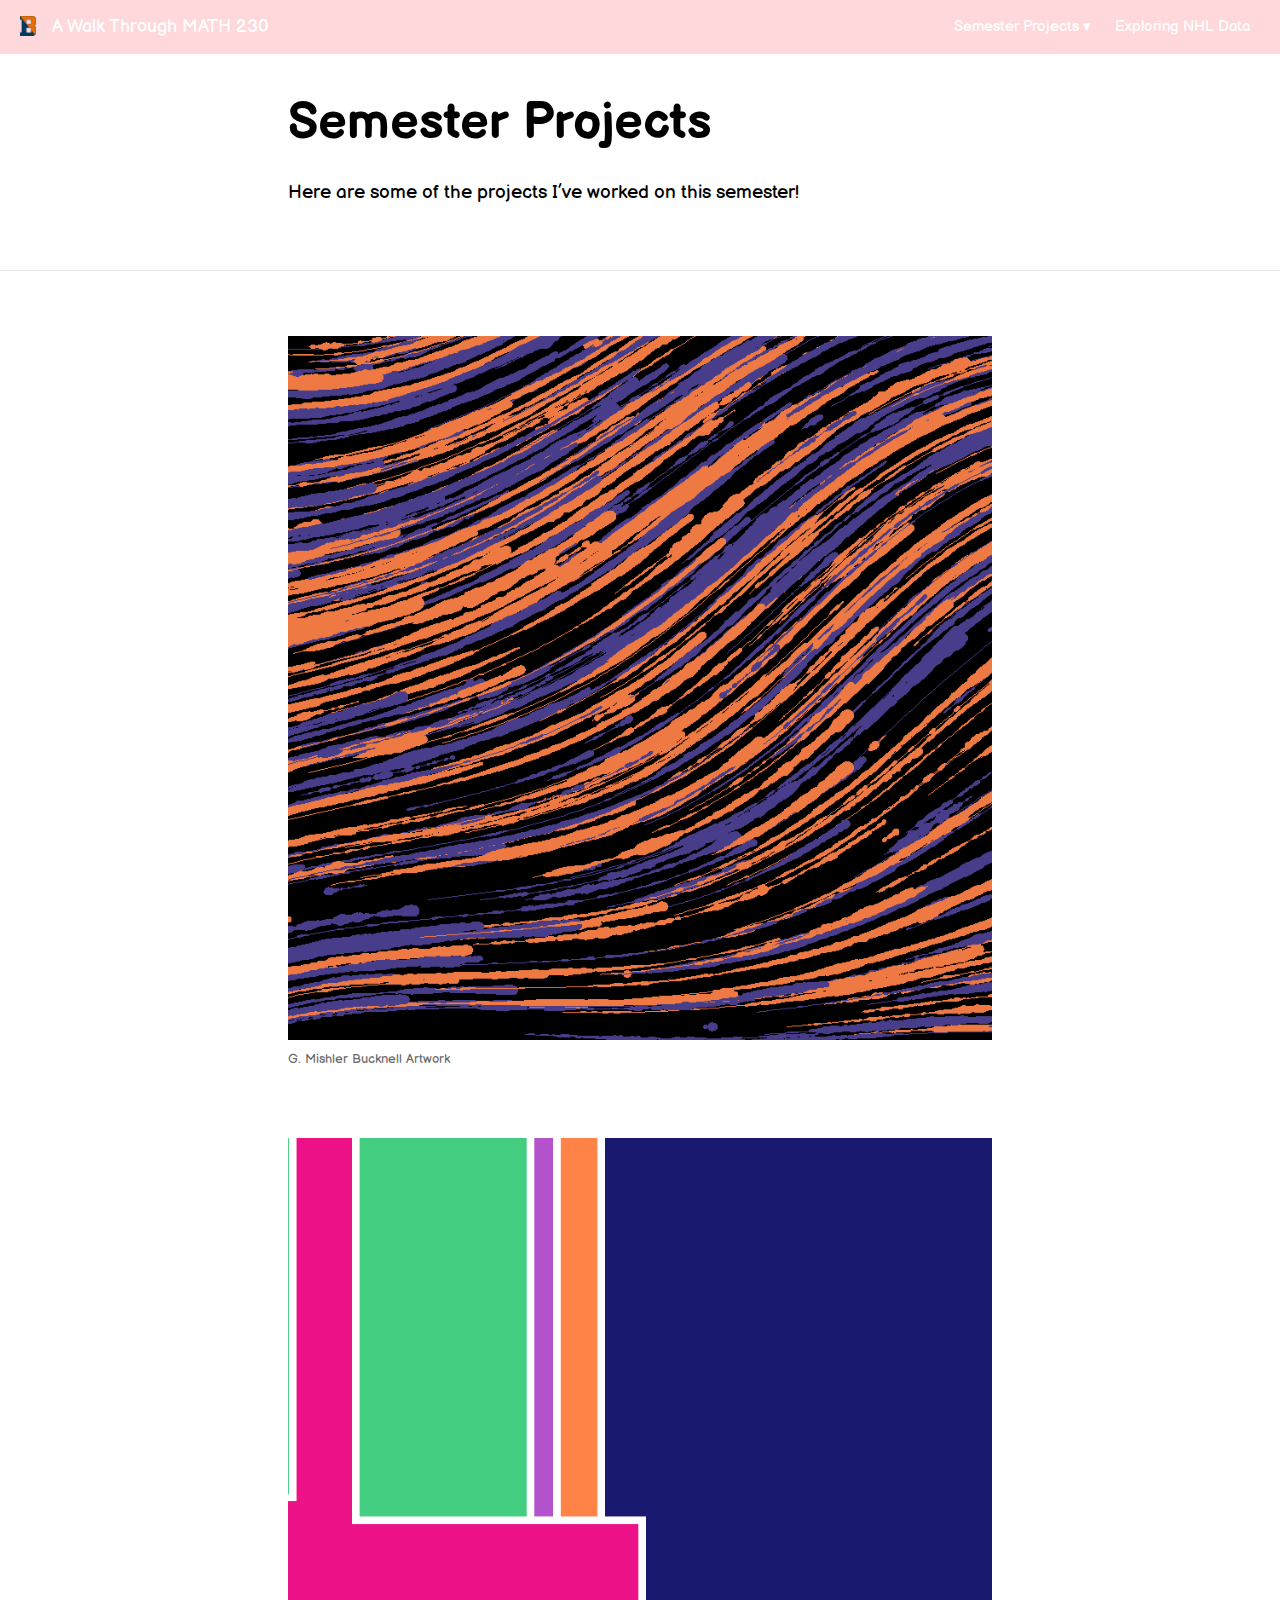
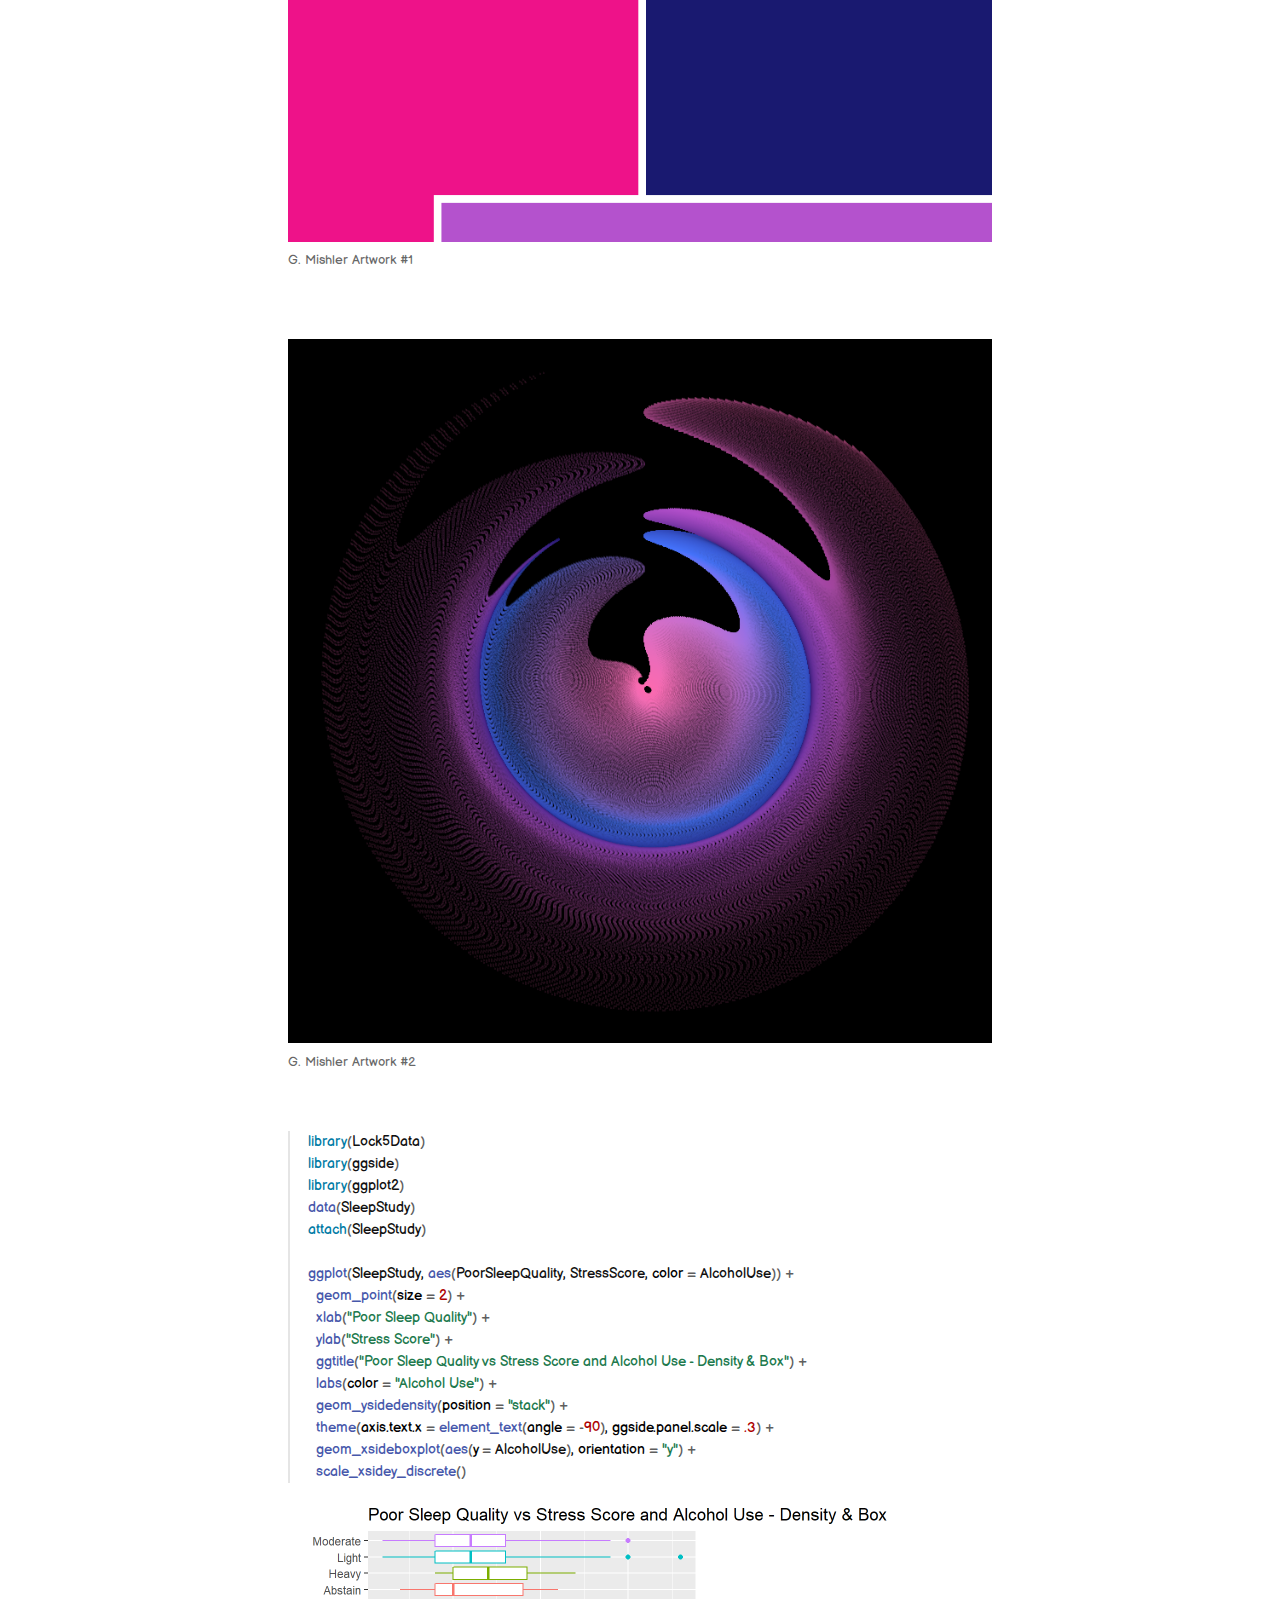
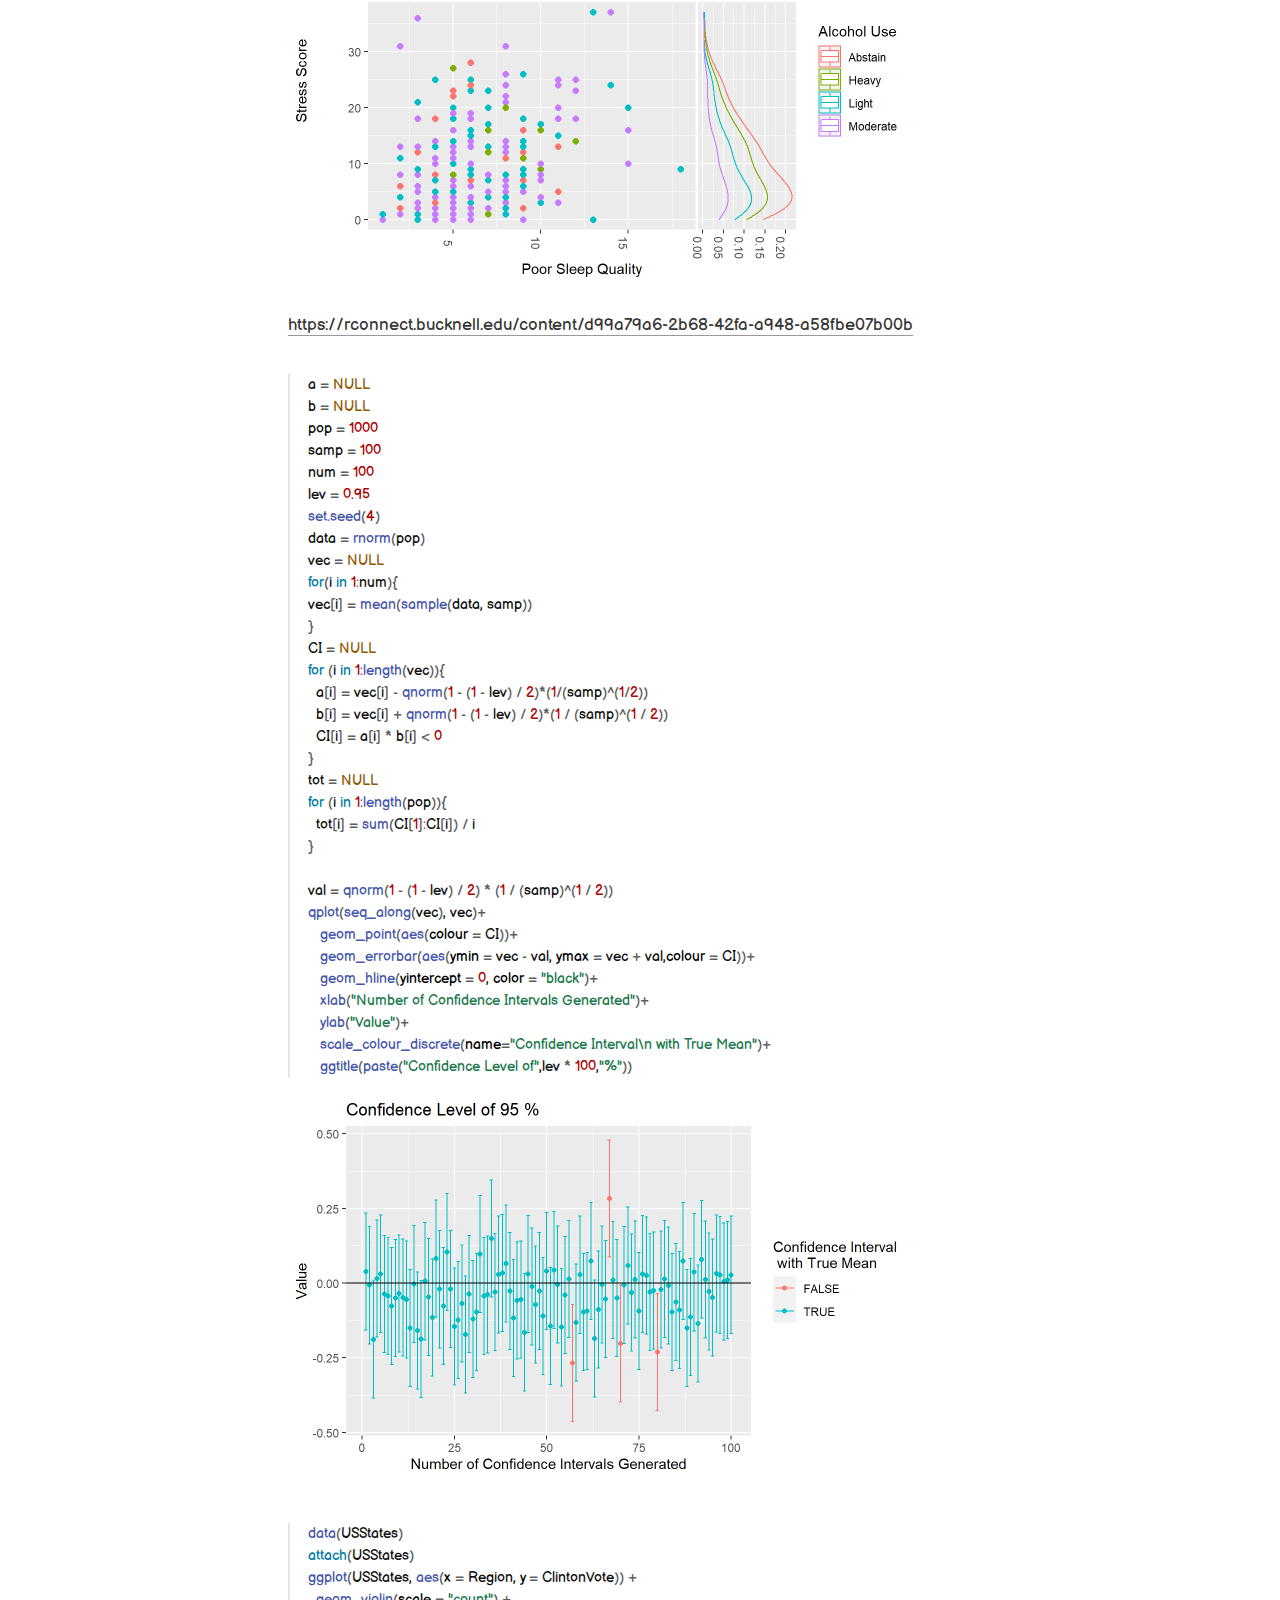
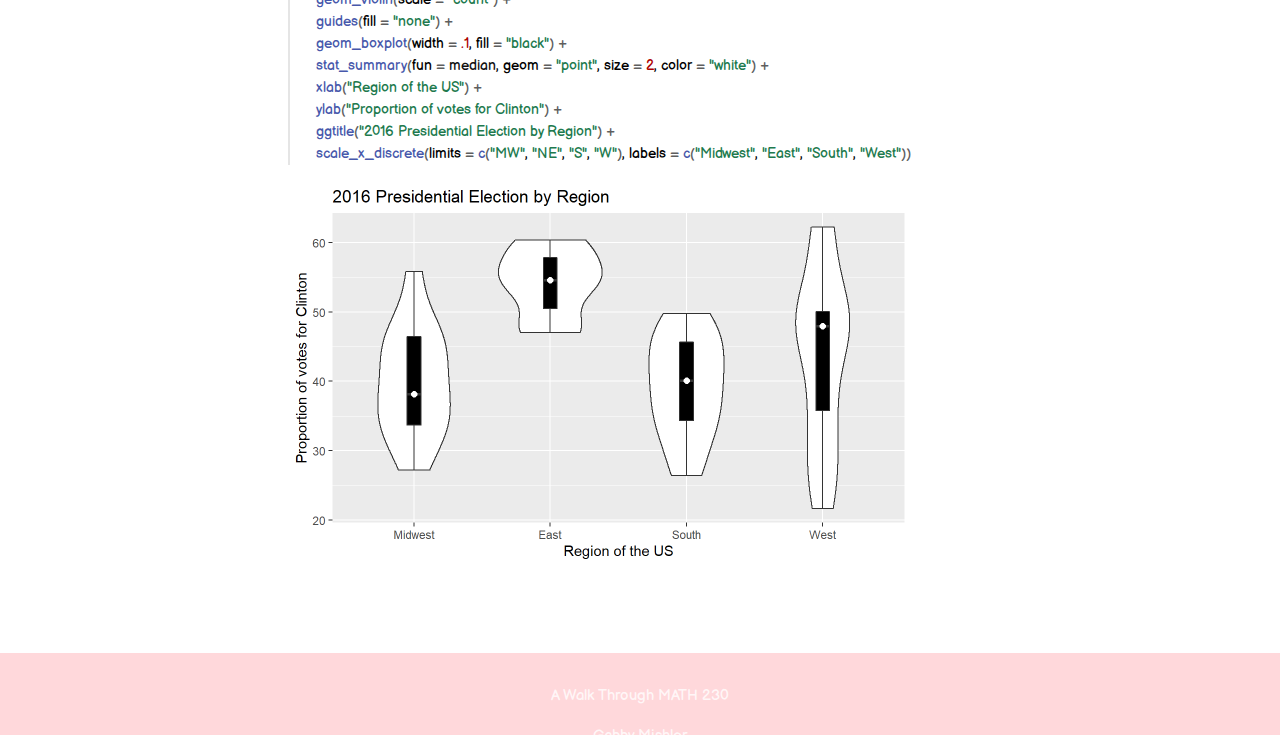
<file: GabbyMishler_Website/docs/Semester-Projects.html>
<!DOCTYPE html>

<html xmlns="http://www.w3.org/1999/xhtml" lang="" xml:lang="">

<head>
  <meta charset="utf-8"/>
  <meta name="viewport" content="width=device-width, initial-scale=1"/>
  <meta http-equiv="X-UA-Compatible" content="IE=Edge,chrome=1"/>
  <meta name="generator" content="distill" />

  <style type="text/css">
  /* Hide doc at startup (prevent jankiness while JS renders/transforms) */
  body {
    visibility: hidden;
  }
  </style>

 <!--radix_placeholder_import_source-->
 <!--/radix_placeholder_import_source-->

<style type="text/css">code{white-space: pre;}</style>
<style type="text/css" data-origin="pandoc">
pre > code.sourceCode { white-space: pre; position: relative; }
pre > code.sourceCode > span { display: inline-block; line-height: 1.25; }
pre > code.sourceCode > span:empty { height: 1.2em; }
.sourceCode { overflow: visible; }
code.sourceCode > span { color: inherit; text-decoration: inherit; }
div.sourceCode { margin: 1em 0; }
pre.sourceCode { margin: 0; }
@media screen {
div.sourceCode { overflow: auto; }
}
@media print {
pre > code.sourceCode { white-space: pre-wrap; }
pre > code.sourceCode > span { text-indent: -5em; padding-left: 5em; }
}
pre.numberSource code
  { counter-reset: source-line 0; }
pre.numberSource code > span
  { position: relative; left: -4em; counter-increment: source-line; }
pre.numberSource code > span > a:first-child::before
  { content: counter(source-line);
    position: relative; left: -1em; text-align: right; vertical-align: baseline;
    border: none; display: inline-block;
    -webkit-touch-callout: none; -webkit-user-select: none;
    -khtml-user-select: none; -moz-user-select: none;
    -ms-user-select: none; user-select: none;
    padding: 0 4px; width: 4em;
    color: #aaaaaa;
  }
pre.numberSource { margin-left: 3em; border-left: 1px solid #aaaaaa;  padding-left: 4px; }
div.sourceCode
  {   }
@media screen {
pre > code.sourceCode > span > a:first-child::before { text-decoration: underline; }
}
code span.al { color: #ad0000; } /* Alert */
code span.an { color: #5e5e5e; } /* Annotation */
code span.at { } /* Attribute */
code span.bn { color: #ad0000; } /* BaseN */
code span.bu { } /* BuiltIn */
code span.cf { color: #007ba5; } /* ControlFlow */
code span.ch { color: #20794d; } /* Char */
code span.cn { color: #8f5902; } /* Constant */
code span.co { color: #5e5e5e; } /* Comment */
code span.cv { color: #5e5e5e; font-style: italic; } /* CommentVar */
code span.do { color: #5e5e5e; font-style: italic; } /* Documentation */
code span.dt { color: #ad0000; } /* DataType */
code span.dv { color: #ad0000; } /* DecVal */
code span.er { color: #ad0000; } /* Error */
code span.ex { } /* Extension */
code span.fl { color: #ad0000; } /* Float */
code span.fu { color: #4758ab; } /* Function */
code span.im { } /* Import */
code span.in { color: #5e5e5e; } /* Information */
code span.kw { color: #007ba5; } /* Keyword */
code span.op { color: #5e5e5e; } /* Operator */
code span.ot { color: #007ba5; } /* Other */
code span.pp { color: #ad0000; } /* Preprocessor */
code span.sc { color: #5e5e5e; } /* SpecialChar */
code span.ss { color: #20794d; } /* SpecialString */
code span.st { color: #20794d; } /* String */
code span.va { color: #111111; } /* Variable */
code span.vs { color: #20794d; } /* VerbatimString */
code span.wa { color: #5e5e5e; font-style: italic; } /* Warning */
</style>


  <!--radix_placeholder_meta_tags-->
  <title>A Walk Through MATH 230: Semester Projects</title>

  <meta property="description" itemprop="description" content="Here are some of the projects I&#39;ve worked on this semester!"/>



  <!--  https://developers.facebook.com/docs/sharing/webmasters#markup -->
  <meta property="og:title" content="A Walk Through MATH 230: Semester Projects"/>
  <meta property="og:type" content="article"/>
  <meta property="og:description" content="Here are some of the projects I&#39;ve worked on this semester!"/>
  <meta property="og:locale" content="en_US"/>
  <meta property="og:site_name" content="A Walk Through MATH 230"/>

  <!--  https://dev.twitter.com/cards/types/summary -->
  <meta property="twitter:card" content="summary"/>
  <meta property="twitter:title" content="A Walk Through MATH 230: Semester Projects"/>
  <meta property="twitter:description" content="Here are some of the projects I&#39;ve worked on this semester!"/>

  <!--/radix_placeholder_meta_tags-->
  <!--radix_placeholder_rmarkdown_metadata-->

  <script type="text/json" id="radix-rmarkdown-metadata">
  {"type":"list","attributes":{"names":{"type":"character","attributes":{},"value":["title","description","site"]}},"value":[{"type":"character","attributes":{},"value":["Semester Projects"]},{"type":"character","attributes":{},"value":["Here are some of the projects I've worked on this semester!\n"]},{"type":"character","attributes":{},"value":["distill::distill_website"]}]}
  </script>
  <!--/radix_placeholder_rmarkdown_metadata-->
  <!--radix_placeholder_navigation_in_header-->
  <meta name="distill:offset" content=""/>

  <script type="application/javascript">

    window.headroom_prevent_pin = false;

    window.document.addEventListener("DOMContentLoaded", function (event) {

      // initialize headroom for banner
      var header = $('header').get(0);
      var headerHeight = header.offsetHeight;
      var headroom = new Headroom(header, {
        tolerance: 5,
        onPin : function() {
          if (window.headroom_prevent_pin) {
            window.headroom_prevent_pin = false;
            headroom.unpin();
          }
        }
      });
      headroom.init();
      if(window.location.hash)
        headroom.unpin();
      $(header).addClass('headroom--transition');

      // offset scroll location for banner on hash change
      // (see: https://github.com/WickyNilliams/headroom.js/issues/38)
      window.addEventListener("hashchange", function(event) {
        window.scrollTo(0, window.pageYOffset - (headerHeight + 25));
      });

      // responsive menu
      $('.distill-site-header').each(function(i, val) {
        var topnav = $(this);
        var toggle = topnav.find('.nav-toggle');
        toggle.on('click', function() {
          topnav.toggleClass('responsive');
        });
      });

      // nav dropdowns
      $('.nav-dropbtn').click(function(e) {
        $(this).next('.nav-dropdown-content').toggleClass('nav-dropdown-active');
        $(this).parent().siblings('.nav-dropdown')
           .children('.nav-dropdown-content').removeClass('nav-dropdown-active');
      });
      $("body").click(function(e){
        $('.nav-dropdown-content').removeClass('nav-dropdown-active');
      });
      $(".nav-dropdown").click(function(e){
        e.stopPropagation();
      });
    });
  </script>

  <style type="text/css">

  /* Theme (user-documented overrideables for nav appearance) */

  .distill-site-nav {
    color: rgba(255, 255, 255, 0.8);
    background-color: #0F2E3D;
    font-size: 15px;
    font-weight: 300;
  }

  .distill-site-nav a {
    color: inherit;
    text-decoration: none;
  }

  .distill-site-nav a:hover {
    color: white;
  }

  @media print {
    .distill-site-nav {
      display: none;
    }
  }

  .distill-site-header {

  }

  .distill-site-footer {

  }


  /* Site Header */

  .distill-site-header {
    width: 100%;
    box-sizing: border-box;
    z-index: 3;
  }

  .distill-site-header .nav-left {
    display: inline-block;
    margin-left: 8px;
  }

  @media screen and (max-width: 768px) {
    .distill-site-header .nav-left {
      margin-left: 0;
    }
  }


  .distill-site-header .nav-right {
    float: right;
    margin-right: 8px;
  }

  .distill-site-header a,
  .distill-site-header .title {
    display: inline-block;
    text-align: center;
    padding: 14px 10px 14px 10px;
  }

  .distill-site-header .title {
    font-size: 18px;
    min-width: 150px;
  }

  .distill-site-header .logo {
    padding: 0;
  }

  .distill-site-header .logo img {
    display: none;
    max-height: 20px;
    width: auto;
    margin-bottom: -4px;
  }

  .distill-site-header .nav-image img {
    max-height: 18px;
    width: auto;
    display: inline-block;
    margin-bottom: -3px;
  }



  @media screen and (min-width: 1000px) {
    .distill-site-header .logo img {
      display: inline-block;
    }
    .distill-site-header .nav-left {
      margin-left: 20px;
    }
    .distill-site-header .nav-right {
      margin-right: 20px;
    }
    .distill-site-header .title {
      padding-left: 12px;
    }
  }


  .distill-site-header .nav-toggle {
    display: none;
  }

  .nav-dropdown {
    display: inline-block;
    position: relative;
  }

  .nav-dropdown .nav-dropbtn {
    border: none;
    outline: none;
    color: rgba(255, 255, 255, 0.8);
    padding: 16px 10px;
    background-color: transparent;
    font-family: inherit;
    font-size: inherit;
    font-weight: inherit;
    margin: 0;
    margin-top: 1px;
    z-index: 2;
  }

  .nav-dropdown-content {
    display: none;
    position: absolute;
    background-color: white;
    min-width: 200px;
    border: 1px solid rgba(0,0,0,0.15);
    border-radius: 4px;
    box-shadow: 0px 8px 16px 0px rgba(0,0,0,0.1);
    z-index: 1;
    margin-top: 2px;
    white-space: nowrap;
    padding-top: 4px;
    padding-bottom: 4px;
  }

  .nav-dropdown-content hr {
    margin-top: 4px;
    margin-bottom: 4px;
    border: none;
    border-bottom: 1px solid rgba(0, 0, 0, 0.1);
  }

  .nav-dropdown-active {
    display: block;
  }

  .nav-dropdown-content a, .nav-dropdown-content .nav-dropdown-header {
    color: black;
    padding: 6px 24px;
    text-decoration: none;
    display: block;
    text-align: left;
  }

  .nav-dropdown-content .nav-dropdown-header {
    display: block;
    padding: 5px 24px;
    padding-bottom: 0;
    text-transform: uppercase;
    font-size: 14px;
    color: #999999;
    white-space: nowrap;
  }

  .nav-dropdown:hover .nav-dropbtn {
    color: white;
  }

  .nav-dropdown-content a:hover {
    background-color: #ddd;
    color: black;
  }

  .nav-right .nav-dropdown-content {
    margin-left: -45%;
    right: 0;
  }

  @media screen and (max-width: 768px) {
    .distill-site-header a, .distill-site-header .nav-dropdown  {display: none;}
    .distill-site-header a.nav-toggle {
      float: right;
      display: block;
    }
    .distill-site-header .title {
      margin-left: 0;
    }
    .distill-site-header .nav-right {
      margin-right: 0;
    }
    .distill-site-header {
      overflow: hidden;
    }
    .nav-right .nav-dropdown-content {
      margin-left: 0;
    }
  }


  @media screen and (max-width: 768px) {
    .distill-site-header.responsive {position: relative; min-height: 500px; }
    .distill-site-header.responsive a.nav-toggle {
      position: absolute;
      right: 0;
      top: 0;
    }
    .distill-site-header.responsive a,
    .distill-site-header.responsive .nav-dropdown {
      display: block;
      text-align: left;
    }
    .distill-site-header.responsive .nav-left,
    .distill-site-header.responsive .nav-right {
      width: 100%;
    }
    .distill-site-header.responsive .nav-dropdown {float: none;}
    .distill-site-header.responsive .nav-dropdown-content {position: relative;}
    .distill-site-header.responsive .nav-dropdown .nav-dropbtn {
      display: block;
      width: 100%;
      text-align: left;
    }
  }

  /* Site Footer */

  .distill-site-footer {
    width: 100%;
    overflow: hidden;
    box-sizing: border-box;
    z-index: 3;
    margin-top: 30px;
    padding-top: 30px;
    padding-bottom: 30px;
    text-align: center;
  }

  /* Headroom */

  d-title {
    padding-top: 6rem;
  }

  @media print {
    d-title {
      padding-top: 4rem;
    }
  }

  .headroom {
    z-index: 1000;
    position: fixed;
    top: 0;
    left: 0;
    right: 0;
  }

  .headroom--transition {
    transition: all .4s ease-in-out;
  }

  .headroom--unpinned {
    top: -100px;
  }

  .headroom--pinned {
    top: 0;
  }

  /* adjust viewport for navbar height */
  /* helps vertically center bootstrap (non-distill) content */
  .min-vh-100 {
    min-height: calc(100vh - 100px) !important;
  }

  </style>

  <script src="site_libs/jquery-3.6.0/jquery-3.6.0.min.js"></script>
  <link href="site_libs/font-awesome-5.1.0/css/all.css" rel="stylesheet"/>
  <link href="site_libs/font-awesome-5.1.0/css/v4-shims.css" rel="stylesheet"/>
  <script src="site_libs/headroom-0.9.4/headroom.min.js"></script>
  <script src="site_libs/autocomplete-0.37.1/autocomplete.min.js"></script>
  <script src="site_libs/fuse-6.4.1/fuse.min.js"></script>

  <script type="application/javascript">

  function getMeta(metaName) {
    var metas = document.getElementsByTagName('meta');
    for (let i = 0; i < metas.length; i++) {
      if (metas[i].getAttribute('name') === metaName) {
        return metas[i].getAttribute('content');
      }
    }
    return '';
  }

  function offsetURL(url) {
    var offset = getMeta('distill:offset');
    return offset ? offset + '/' + url : url;
  }

  function createFuseIndex() {

    // create fuse index
    var options = {
      keys: [
        { name: 'title', weight: 20 },
        { name: 'categories', weight: 15 },
        { name: 'description', weight: 10 },
        { name: 'contents', weight: 5 },
      ],
      ignoreLocation: true,
      threshold: 0
    };
    var fuse = new window.Fuse([], options);

    // fetch the main search.json
    return fetch(offsetURL('search.json'))
      .then(function(response) {
        if (response.status == 200) {
          return response.json().then(function(json) {
            // index main articles
            json.articles.forEach(function(article) {
              fuse.add(article);
            });
            // download collections and index their articles
            return Promise.all(json.collections.map(function(collection) {
              return fetch(offsetURL(collection)).then(function(response) {
                if (response.status === 200) {
                  return response.json().then(function(articles) {
                    articles.forEach(function(article) {
                      fuse.add(article);
                    });
                  })
                } else {
                  return Promise.reject(
                    new Error('Unexpected status from search index request: ' +
                              response.status)
                  );
                }
              });
            })).then(function() {
              return fuse;
            });
          });

        } else {
          return Promise.reject(
            new Error('Unexpected status from search index request: ' +
                        response.status)
          );
        }
      });
  }

  window.document.addEventListener("DOMContentLoaded", function (event) {

    // get search element (bail if we don't have one)
    var searchEl = window.document.getElementById('distill-search');
    if (!searchEl)
      return;

    createFuseIndex()
      .then(function(fuse) {

        // make search box visible
        searchEl.classList.remove('hidden');

        // initialize autocomplete
        var options = {
          autoselect: true,
          hint: false,
          minLength: 2,
        };
        window.autocomplete(searchEl, options, [{
          source: function(query, callback) {
            const searchOptions = {
              isCaseSensitive: false,
              shouldSort: true,
              minMatchCharLength: 2,
              limit: 10,
            };
            var results = fuse.search(query, searchOptions);
            callback(results
              .map(function(result) { return result.item; })
            );
          },
          templates: {
            suggestion: function(suggestion) {
              var img = suggestion.preview && Object.keys(suggestion.preview).length > 0
                ? `<img src="${offsetURL(suggestion.preview)}"</img>`
                : '';
              var html = `
                <div class="search-item">
                  <h3>${suggestion.title}</h3>
                  <div class="search-item-description">
                    ${suggestion.description || ''}
                  </div>
                  <div class="search-item-preview">
                    ${img}
                  </div>
                </div>
              `;
              return html;
            }
          }
        }]).on('autocomplete:selected', function(event, suggestion) {
          window.location.href = offsetURL(suggestion.path);
        });
        // remove inline display style on autocompleter (we want to
        // manage responsive display via css)
        $('.algolia-autocomplete').css("display", "");
      })
      .catch(function(error) {
        console.log(error);
      });

  });

  </script>

  <style type="text/css">

  .nav-search {
    font-size: x-small;
  }

  /* Algolioa Autocomplete */

  .algolia-autocomplete {
    display: inline-block;
    margin-left: 10px;
    vertical-align: sub;
    background-color: white;
    color: black;
    padding: 6px;
    padding-top: 8px;
    padding-bottom: 0;
    border-radius: 6px;
    border: 1px #0F2E3D solid;
    width: 180px;
  }


  @media screen and (max-width: 768px) {
    .distill-site-nav .algolia-autocomplete {
      display: none;
      visibility: hidden;
    }
    .distill-site-nav.responsive .algolia-autocomplete {
      display: inline-block;
      visibility: visible;
    }
    .distill-site-nav.responsive .algolia-autocomplete .aa-dropdown-menu {
      margin-left: 0;
      width: 400px;
      max-height: 400px;
    }
  }

  .algolia-autocomplete .aa-input, .algolia-autocomplete .aa-hint {
    width: 90%;
    outline: none;
    border: none;
  }

  .algolia-autocomplete .aa-hint {
    color: #999;
  }
  .algolia-autocomplete .aa-dropdown-menu {
    width: 550px;
    max-height: 70vh;
    overflow-x: visible;
    overflow-y: scroll;
    padding: 5px;
    margin-top: 3px;
    margin-left: -150px;
    background-color: #fff;
    border-radius: 5px;
    border: 1px solid #999;
    border-top: none;
  }

  .algolia-autocomplete .aa-dropdown-menu .aa-suggestion {
    cursor: pointer;
    padding: 5px 4px;
    border-bottom: 1px solid #eee;
  }

  .algolia-autocomplete .aa-dropdown-menu .aa-suggestion:last-of-type {
    border-bottom: none;
    margin-bottom: 2px;
  }

  .algolia-autocomplete .aa-dropdown-menu .aa-suggestion .search-item {
    overflow: hidden;
    font-size: 0.8em;
    line-height: 1.4em;
  }

  .algolia-autocomplete .aa-dropdown-menu .aa-suggestion .search-item h3 {
    font-size: 1rem;
    margin-block-start: 0;
    margin-block-end: 5px;
  }

  .algolia-autocomplete .aa-dropdown-menu .aa-suggestion .search-item-description {
    display: inline-block;
    overflow: hidden;
    height: 2.8em;
    width: 80%;
    margin-right: 4%;
  }

  .algolia-autocomplete .aa-dropdown-menu .aa-suggestion .search-item-preview {
    display: inline-block;
    width: 15%;
  }

  .algolia-autocomplete .aa-dropdown-menu .aa-suggestion .search-item-preview img {
    height: 3em;
    width: auto;
    display: none;
  }

  .algolia-autocomplete .aa-dropdown-menu .aa-suggestion .search-item-preview img[src] {
    display: initial;
  }

  .algolia-autocomplete .aa-dropdown-menu .aa-suggestion.aa-cursor {
    background-color: #eee;
  }
  .algolia-autocomplete .aa-dropdown-menu .aa-suggestion em {
    font-weight: bold;
    font-style: normal;
  }

  </style>


  <!--/radix_placeholder_navigation_in_header-->
  <!--radix_placeholder_distill-->

  <style type="text/css">

  body {
    background-color: white;
  }

  .pandoc-table {
    width: 100%;
  }

  .pandoc-table>caption {
    margin-bottom: 10px;
  }

  .pandoc-table th:not([align]) {
    text-align: left;
  }

  .pagedtable-footer {
    font-size: 15px;
  }

  d-byline .byline {
    grid-template-columns: 2fr 2fr;
  }

  d-byline .byline h3 {
    margin-block-start: 1.5em;
  }

  d-byline .byline .authors-affiliations h3 {
    margin-block-start: 0.5em;
  }

  .authors-affiliations .orcid-id {
    width: 16px;
    height:16px;
    margin-left: 4px;
    margin-right: 4px;
    vertical-align: middle;
    padding-bottom: 2px;
  }

  d-title .dt-tags {
    margin-top: 1em;
    grid-column: text;
  }

  .dt-tags .dt-tag {
    text-decoration: none;
    display: inline-block;
    color: rgba(0,0,0,0.6);
    padding: 0em 0.4em;
    margin-right: 0.5em;
    margin-bottom: 0.4em;
    font-size: 70%;
    border: 1px solid rgba(0,0,0,0.2);
    border-radius: 3px;
    text-transform: uppercase;
    font-weight: 500;
  }

  d-article table.gt_table td,
  d-article table.gt_table th {
    border-bottom: none;
  }

  .html-widget {
    margin-bottom: 2.0em;
  }

  .l-screen-inset {
    padding-right: 16px;
  }

  .l-screen .caption {
    margin-left: 10px;
  }

  .shaded {
    background: rgb(247, 247, 247);
    padding-top: 20px;
    padding-bottom: 20px;
    border-top: 1px solid rgba(0, 0, 0, 0.1);
    border-bottom: 1px solid rgba(0, 0, 0, 0.1);
  }

  .shaded .html-widget {
    margin-bottom: 0;
    border: 1px solid rgba(0, 0, 0, 0.1);
  }

  .shaded .shaded-content {
    background: white;
  }

  .text-output {
    margin-top: 0;
    line-height: 1.5em;
  }

  .hidden {
    display: none !important;
  }

  d-article {
    padding-top: 2.5rem;
    padding-bottom: 30px;
  }

  d-appendix {
    padding-top: 30px;
  }

  d-article>p>img {
    width: 100%;
  }

  d-article h2 {
    margin: 1rem 0 1.5rem 0;
  }

  d-article h3 {
    margin-top: 1.5rem;
  }

  d-article iframe {
    border: 1px solid rgba(0, 0, 0, 0.1);
    margin-bottom: 2.0em;
    width: 100%;
  }

  /* Tweak code blocks */

  d-article div.sourceCode code,
  d-article pre code {
    font-family: Consolas, Monaco, 'Andale Mono', 'Ubuntu Mono', monospace;
  }

  d-article pre,
  d-article div.sourceCode,
  d-article div.sourceCode pre {
    overflow: auto;
  }

  d-article div.sourceCode {
    background-color: white;
  }

  d-article div.sourceCode pre {
    padding-left: 10px;
    font-size: 12px;
    border-left: 2px solid rgba(0,0,0,0.1);
  }

  d-article pre {
    font-size: 12px;
    color: black;
    background: none;
    margin-top: 0;
    text-align: left;
    white-space: pre;
    word-spacing: normal;
    word-break: normal;
    word-wrap: normal;
    line-height: 1.5;

    -moz-tab-size: 4;
    -o-tab-size: 4;
    tab-size: 4;

    -webkit-hyphens: none;
    -moz-hyphens: none;
    -ms-hyphens: none;
    hyphens: none;
  }

  d-article pre a {
    border-bottom: none;
  }

  d-article pre a:hover {
    border-bottom: none;
    text-decoration: underline;
  }

  d-article details {
    grid-column: text;
    margin-bottom: 0.8em;
  }

  @media(min-width: 768px) {

  d-article pre,
  d-article div.sourceCode,
  d-article div.sourceCode pre {
    overflow: visible !important;
  }

  d-article div.sourceCode pre {
    padding-left: 18px;
    font-size: 14px;
  }

  d-article pre {
    font-size: 14px;
  }

  }

  figure img.external {
    background: white;
    border: 1px solid rgba(0, 0, 0, 0.1);
    box-shadow: 0 1px 8px rgba(0, 0, 0, 0.1);
    padding: 18px;
    box-sizing: border-box;
  }

  /* CSS for d-contents */

  .d-contents {
    grid-column: text;
    color: rgba(0,0,0,0.8);
    font-size: 0.9em;
    padding-bottom: 1em;
    margin-bottom: 1em;
    padding-bottom: 0.5em;
    margin-bottom: 1em;
    padding-left: 0.25em;
    justify-self: start;
  }

  @media(min-width: 1000px) {
    .d-contents.d-contents-float {
      height: 0;
      grid-column-start: 1;
      grid-column-end: 4;
      justify-self: center;
      padding-right: 3em;
      padding-left: 2em;
    }
  }

  .d-contents nav h3 {
    font-size: 18px;
    margin-top: 0;
    margin-bottom: 1em;
  }

  .d-contents li {
    list-style-type: none
  }

  .d-contents nav > ul {
    padding-left: 0;
  }

  .d-contents ul {
    padding-left: 1em
  }

  .d-contents nav ul li {
    margin-top: 0.6em;
    margin-bottom: 0.2em;
  }

  .d-contents nav a {
    font-size: 13px;
    border-bottom: none;
    text-decoration: none
    color: rgba(0, 0, 0, 0.8);
  }

  .d-contents nav a:hover {
    text-decoration: underline solid rgba(0, 0, 0, 0.6)
  }

  .d-contents nav > ul > li > a {
    font-weight: 600;
  }

  .d-contents nav > ul > li > ul {
    font-weight: inherit;
  }

  .d-contents nav > ul > li > ul > li {
    margin-top: 0.2em;
  }


  .d-contents nav ul {
    margin-top: 0;
    margin-bottom: 0.25em;
  }

  .d-article-with-toc h2:nth-child(2) {
    margin-top: 0;
  }


  /* Figure */

  .figure {
    position: relative;
    margin-bottom: 2.5em;
    margin-top: 1.5em;
  }

  .figure img {
    width: 100%;
  }

  .figure .caption {
    color: rgba(0, 0, 0, 0.6);
    font-size: 12px;
    line-height: 1.5em;
  }

  .figure img.external {
    background: white;
    border: 1px solid rgba(0, 0, 0, 0.1);
    box-shadow: 0 1px 8px rgba(0, 0, 0, 0.1);
    padding: 18px;
    box-sizing: border-box;
  }

  .figure .caption a {
    color: rgba(0, 0, 0, 0.6);
  }

  .figure .caption b,
  .figure .caption strong, {
    font-weight: 600;
    color: rgba(0, 0, 0, 1.0);
  }

  /* Citations */

  d-article .citation {
    color: inherit;
    cursor: inherit;
  }

  div.hanging-indent{
    margin-left: 1em; text-indent: -1em;
  }

  /* Citation hover box */

  .tippy-box[data-theme~=light-border] {
    background-color: rgba(250, 250, 250, 0.95);
  }

  .tippy-content > p {
    margin-bottom: 0;
    padding: 2px;
  }


  /* Tweak 1000px media break to show more text */

  @media(min-width: 1000px) {
    .base-grid,
    distill-header,
    d-title,
    d-abstract,
    d-article,
    d-appendix,
    distill-appendix,
    d-byline,
    d-footnote-list,
    d-citation-list,
    distill-footer {
      grid-template-columns: [screen-start] 1fr [page-start kicker-start] 80px [middle-start] 50px [text-start kicker-end] 65px 65px 65px 65px 65px 65px 65px 65px [text-end gutter-start] 65px [middle-end] 65px [page-end gutter-end] 1fr [screen-end];
      grid-column-gap: 16px;
    }

    .grid {
      grid-column-gap: 16px;
    }

    d-article {
      font-size: 1.06rem;
      line-height: 1.7em;
    }
    figure .caption, .figure .caption, figure figcaption {
      font-size: 13px;
    }
  }

  @media(min-width: 1180px) {
    .base-grid,
    distill-header,
    d-title,
    d-abstract,
    d-article,
    d-appendix,
    distill-appendix,
    d-byline,
    d-footnote-list,
    d-citation-list,
    distill-footer {
      grid-template-columns: [screen-start] 1fr [page-start kicker-start] 60px [middle-start] 60px [text-start kicker-end] 60px 60px 60px 60px 60px 60px 60px 60px [text-end gutter-start] 60px [middle-end] 60px [page-end gutter-end] 1fr [screen-end];
      grid-column-gap: 32px;
    }

    .grid {
      grid-column-gap: 32px;
    }
  }


  /* Get the citation styles for the appendix (not auto-injected on render since
     we do our own rendering of the citation appendix) */

  d-appendix .citation-appendix,
  .d-appendix .citation-appendix {
    font-size: 11px;
    line-height: 15px;
    border-left: 1px solid rgba(0, 0, 0, 0.1);
    padding-left: 18px;
    border: 1px solid rgba(0,0,0,0.1);
    background: rgba(0, 0, 0, 0.02);
    padding: 10px 18px;
    border-radius: 3px;
    color: rgba(150, 150, 150, 1);
    overflow: hidden;
    margin-top: -12px;
    white-space: pre-wrap;
    word-wrap: break-word;
  }

  /* Include appendix styles here so they can be overridden */

  d-appendix {
    contain: layout style;
    font-size: 0.8em;
    line-height: 1.7em;
    margin-top: 60px;
    margin-bottom: 0;
    border-top: 1px solid rgba(0, 0, 0, 0.1);
    color: rgba(0,0,0,0.5);
    padding-top: 60px;
    padding-bottom: 48px;
  }

  d-appendix h3 {
    grid-column: page-start / text-start;
    font-size: 15px;
    font-weight: 500;
    margin-top: 1em;
    margin-bottom: 0;
    color: rgba(0,0,0,0.65);
  }

  d-appendix h3 + * {
    margin-top: 1em;
  }

  d-appendix ol {
    padding: 0 0 0 15px;
  }

  @media (min-width: 768px) {
    d-appendix ol {
      padding: 0 0 0 30px;
      margin-left: -30px;
    }
  }

  d-appendix li {
    margin-bottom: 1em;
  }

  d-appendix a {
    color: rgba(0, 0, 0, 0.6);
  }

  d-appendix > * {
    grid-column: text;
  }

  d-appendix > d-footnote-list,
  d-appendix > d-citation-list,
  d-appendix > distill-appendix {
    grid-column: screen;
  }

  /* Include footnote styles here so they can be overridden */

  d-footnote-list {
    contain: layout style;
  }

  d-footnote-list > * {
    grid-column: text;
  }

  d-footnote-list a.footnote-backlink {
    color: rgba(0,0,0,0.3);
    padding-left: 0.5em;
  }



  /* Anchor.js */

  .anchorjs-link {
    /*transition: all .25s linear; */
    text-decoration: none;
    border-bottom: none;
  }
  *:hover > .anchorjs-link {
    margin-left: -1.125em !important;
    text-decoration: none;
    border-bottom: none;
  }

  /* Social footer */

  .social_footer {
    margin-top: 30px;
    margin-bottom: 0;
    color: rgba(0,0,0,0.67);
  }

  .disqus-comments {
    margin-right: 30px;
  }

  .disqus-comment-count {
    border-bottom: 1px solid rgba(0, 0, 0, 0.4);
    cursor: pointer;
  }

  #disqus_thread {
    margin-top: 30px;
  }

  .article-sharing a {
    border-bottom: none;
    margin-right: 8px;
  }

  .article-sharing a:hover {
    border-bottom: none;
  }

  .sidebar-section.subscribe {
    font-size: 12px;
    line-height: 1.6em;
  }

  .subscribe p {
    margin-bottom: 0.5em;
  }


  .article-footer .subscribe {
    font-size: 15px;
    margin-top: 45px;
  }


  .sidebar-section.custom {
    font-size: 12px;
    line-height: 1.6em;
  }

  .custom p {
    margin-bottom: 0.5em;
  }

  /* Styles for listing layout (hide title) */
  .layout-listing d-title, .layout-listing .d-title {
    display: none;
  }

  /* Styles for posts lists (not auto-injected) */


  .posts-with-sidebar {
    padding-left: 45px;
    padding-right: 45px;
  }

  .posts-list .description h2,
  .posts-list .description p {
    font-family: -apple-system, BlinkMacSystemFont, "Segoe UI", Roboto, Oxygen, Ubuntu, Cantarell, "Fira Sans", "Droid Sans", "Helvetica Neue", Arial, sans-serif;
  }

  .posts-list .description h2 {
    font-weight: 700;
    border-bottom: none;
    padding-bottom: 0;
  }

  .posts-list h2.post-tag {
    border-bottom: 1px solid rgba(0, 0, 0, 0.2);
    padding-bottom: 12px;
  }
  .posts-list {
    margin-top: 60px;
    margin-bottom: 24px;
  }

  .posts-list .post-preview {
    text-decoration: none;
    overflow: hidden;
    display: block;
    border-bottom: 1px solid rgba(0, 0, 0, 0.1);
    padding: 24px 0;
  }

  .post-preview-last {
    border-bottom: none !important;
  }

  .posts-list .posts-list-caption {
    grid-column: screen;
    font-weight: 400;
  }

  .posts-list .post-preview h2 {
    margin: 0 0 6px 0;
    line-height: 1.2em;
    font-style: normal;
    font-size: 24px;
  }

  .posts-list .post-preview p {
    margin: 0 0 12px 0;
    line-height: 1.4em;
    font-size: 16px;
  }

  .posts-list .post-preview .thumbnail {
    box-sizing: border-box;
    margin-bottom: 24px;
    position: relative;
    max-width: 500px;
  }
  .posts-list .post-preview img {
    width: 100%;
    display: block;
  }

  .posts-list .metadata {
    font-size: 12px;
    line-height: 1.4em;
    margin-bottom: 18px;
  }

  .posts-list .metadata > * {
    display: inline-block;
  }

  .posts-list .metadata .publishedDate {
    margin-right: 2em;
  }

  .posts-list .metadata .dt-authors {
    display: block;
    margin-top: 0.3em;
    margin-right: 2em;
  }

  .posts-list .dt-tags {
    display: block;
    line-height: 1em;
  }

  .posts-list .dt-tags .dt-tag {
    display: inline-block;
    color: rgba(0,0,0,0.6);
    padding: 0.3em 0.4em;
    margin-right: 0.2em;
    margin-bottom: 0.4em;
    font-size: 60%;
    border: 1px solid rgba(0,0,0,0.2);
    border-radius: 3px;
    text-transform: uppercase;
    font-weight: 500;
  }

  .posts-list img {
    opacity: 1;
  }

  .posts-list img[data-src] {
    opacity: 0;
  }

  .posts-more {
    clear: both;
  }


  .posts-sidebar {
    font-size: 16px;
  }

  .posts-sidebar h3 {
    font-size: 16px;
    margin-top: 0;
    margin-bottom: 0.5em;
    font-weight: 400;
    text-transform: uppercase;
  }

  .sidebar-section {
    margin-bottom: 30px;
  }

  .categories ul {
    list-style-type: none;
    margin: 0;
    padding: 0;
  }

  .categories li {
    color: rgba(0, 0, 0, 0.8);
    margin-bottom: 0;
  }

  .categories li>a {
    border-bottom: none;
  }

  .categories li>a:hover {
    border-bottom: 1px solid rgba(0, 0, 0, 0.4);
  }

  .categories .active {
    font-weight: 600;
  }

  .categories .category-count {
    color: rgba(0, 0, 0, 0.4);
  }


  @media(min-width: 768px) {
    .posts-list .post-preview h2 {
      font-size: 26px;
    }
    .posts-list .post-preview .thumbnail {
      float: right;
      width: 30%;
      margin-bottom: 0;
    }
    .posts-list .post-preview .description {
      float: left;
      width: 45%;
    }
    .posts-list .post-preview .metadata {
      float: left;
      width: 20%;
      margin-top: 8px;
    }
    .posts-list .post-preview p {
      margin: 0 0 12px 0;
      line-height: 1.5em;
      font-size: 16px;
    }
    .posts-with-sidebar .posts-list {
      float: left;
      width: 75%;
    }
    .posts-with-sidebar .posts-sidebar {
      float: right;
      width: 20%;
      margin-top: 60px;
      padding-top: 24px;
      padding-bottom: 24px;
    }
  }


  /* Improve display for browsers without grid (IE/Edge <= 15) */

  .downlevel {
    line-height: 1.6em;
    font-family: -apple-system, BlinkMacSystemFont, "Segoe UI", Roboto, Oxygen, Ubuntu, Cantarell, "Fira Sans", "Droid Sans", "Helvetica Neue", Arial, sans-serif;
    margin: 0;
  }

  .downlevel .d-title {
    padding-top: 6rem;
    padding-bottom: 1.5rem;
  }

  .downlevel .d-title h1 {
    font-size: 50px;
    font-weight: 700;
    line-height: 1.1em;
    margin: 0 0 0.5rem;
  }

  .downlevel .d-title p {
    font-weight: 300;
    font-size: 1.2rem;
    line-height: 1.55em;
    margin-top: 0;
  }

  .downlevel .d-byline {
    padding-top: 0.8em;
    padding-bottom: 0.8em;
    font-size: 0.8rem;
    line-height: 1.8em;
  }

  .downlevel .section-separator {
    border: none;
    border-top: 1px solid rgba(0, 0, 0, 0.1);
  }

  .downlevel .d-article {
    font-size: 1.06rem;
    line-height: 1.7em;
    padding-top: 1rem;
    padding-bottom: 2rem;
  }


  .downlevel .d-appendix {
    padding-left: 0;
    padding-right: 0;
    max-width: none;
    font-size: 0.8em;
    line-height: 1.7em;
    margin-bottom: 0;
    color: rgba(0,0,0,0.5);
    padding-top: 40px;
    padding-bottom: 48px;
  }

  .downlevel .footnotes ol {
    padding-left: 13px;
  }

  .downlevel .base-grid,
  .downlevel .distill-header,
  .downlevel .d-title,
  .downlevel .d-abstract,
  .downlevel .d-article,
  .downlevel .d-appendix,
  .downlevel .distill-appendix,
  .downlevel .d-byline,
  .downlevel .d-footnote-list,
  .downlevel .d-citation-list,
  .downlevel .distill-footer,
  .downlevel .appendix-bottom,
  .downlevel .posts-container {
    padding-left: 40px;
    padding-right: 40px;
  }

  @media(min-width: 768px) {
    .downlevel .base-grid,
    .downlevel .distill-header,
    .downlevel .d-title,
    .downlevel .d-abstract,
    .downlevel .d-article,
    .downlevel .d-appendix,
    .downlevel .distill-appendix,
    .downlevel .d-byline,
    .downlevel .d-footnote-list,
    .downlevel .d-citation-list,
    .downlevel .distill-footer,
    .downlevel .appendix-bottom,
    .downlevel .posts-container {
    padding-left: 150px;
    padding-right: 150px;
    max-width: 900px;
  }
  }

  .downlevel pre code {
    display: block;
    border-left: 2px solid rgba(0, 0, 0, .1);
    padding: 0 0 0 20px;
    font-size: 14px;
  }

  .downlevel code, .downlevel pre {
    color: black;
    background: none;
    font-family: Consolas, Monaco, 'Andale Mono', 'Ubuntu Mono', monospace;
    text-align: left;
    white-space: pre;
    word-spacing: normal;
    word-break: normal;
    word-wrap: normal;
    line-height: 1.5;

    -moz-tab-size: 4;
    -o-tab-size: 4;
    tab-size: 4;

    -webkit-hyphens: none;
    -moz-hyphens: none;
    -ms-hyphens: none;
    hyphens: none;
  }

  .downlevel .posts-list .post-preview {
    color: inherit;
  }



  </style>

  <script type="application/javascript">

  function is_downlevel_browser() {
    if (bowser.isUnsupportedBrowser({ msie: "12", msedge: "16"},
                                   window.navigator.userAgent)) {
      return true;
    } else {
      return window.load_distill_framework === undefined;
    }
  }

  // show body when load is complete
  function on_load_complete() {

    // add anchors
    if (window.anchors) {
      window.anchors.options.placement = 'left';
      window.anchors.add('d-article > h2, d-article > h3, d-article > h4, d-article > h5');
    }


    // set body to visible
    document.body.style.visibility = 'visible';

    // force redraw for leaflet widgets
    if (window.HTMLWidgets) {
      var maps = window.HTMLWidgets.findAll(".leaflet");
      $.each(maps, function(i, el) {
        var map = this.getMap();
        map.invalidateSize();
        map.eachLayer(function(layer) {
          if (layer instanceof L.TileLayer)
            layer.redraw();
        });
      });
    }

    // trigger 'shown' so htmlwidgets resize
    $('d-article').trigger('shown');
  }

  function init_distill() {

    init_common();

    // create front matter
    var front_matter = $('<d-front-matter></d-front-matter>');
    $('#distill-front-matter').wrap(front_matter);

    // create d-title
    $('.d-title').changeElementType('d-title');

    // create d-byline
    var byline = $('<d-byline></d-byline>');
    $('.d-byline').replaceWith(byline);

    // create d-article
    var article = $('<d-article></d-article>');
    $('.d-article').wrap(article).children().unwrap();

    // move posts container into article
    $('.posts-container').appendTo($('d-article'));

    // create d-appendix
    $('.d-appendix').changeElementType('d-appendix');

    // flag indicating that we have appendix items
    var appendix = $('.appendix-bottom').children('h3').length > 0;

    // replace footnotes with <d-footnote>
    $('.footnote-ref').each(function(i, val) {
      appendix = true;
      var href = $(this).attr('href');
      var id = href.replace('#', '');
      var fn = $('#' + id);
      var fn_p = $('#' + id + '>p');
      fn_p.find('.footnote-back').remove();
      var text = fn_p.html();
      var dtfn = $('<d-footnote></d-footnote>');
      dtfn.html(text);
      $(this).replaceWith(dtfn);
    });
    // remove footnotes
    $('.footnotes').remove();

    // move refs into #references-listing
    $('#references-listing').replaceWith($('#refs'));

    $('h1.appendix, h2.appendix').each(function(i, val) {
      $(this).changeElementType('h3');
    });
    $('h3.appendix').each(function(i, val) {
      var id = $(this).attr('id');
      $('.d-contents a[href="#' + id + '"]').parent().remove();
      appendix = true;
      $(this).nextUntil($('h1, h2, h3')).addBack().appendTo($('d-appendix'));
    });

    // show d-appendix if we have appendix content
    $("d-appendix").css('display', appendix ? 'grid' : 'none');

    // localize layout chunks to just output
    $('.layout-chunk').each(function(i, val) {

      // capture layout
      var layout = $(this).attr('data-layout');

      // apply layout to markdown level block elements
      var elements = $(this).children().not('details, div.sourceCode, pre, script');
      elements.each(function(i, el) {
        var layout_div = $('<div class="' + layout + '"></div>');
        if (layout_div.hasClass('shaded')) {
          var shaded_content = $('<div class="shaded-content"></div>');
          $(this).wrap(shaded_content);
          $(this).parent().wrap(layout_div);
        } else {
          $(this).wrap(layout_div);
        }
      });


      // unwrap the layout-chunk div
      $(this).children().unwrap();
    });

    // remove code block used to force  highlighting css
    $('.distill-force-highlighting-css').parent().remove();

    // remove empty line numbers inserted by pandoc when using a
    // custom syntax highlighting theme
    $('code.sourceCode a:empty').remove();

    // load distill framework
    load_distill_framework();

    // wait for window.distillRunlevel == 4 to do post processing
    function distill_post_process() {

      if (!window.distillRunlevel || window.distillRunlevel < 4)
        return;

      // hide author/affiliations entirely if we have no authors
      var front_matter = JSON.parse($("#distill-front-matter").html());
      var have_authors = front_matter.authors && front_matter.authors.length > 0;
      if (!have_authors)
        $('d-byline').addClass('hidden');

      // article with toc class
      $('.d-contents').parent().addClass('d-article-with-toc');

      // strip links that point to #
      $('.authors-affiliations').find('a[href="#"]').removeAttr('href');

      // add orcid ids
      $('.authors-affiliations').find('.author').each(function(i, el) {
        var orcid_id = front_matter.authors[i].orcidID;
        if (orcid_id) {
          var a = $('<a></a>');
          a.attr('href', 'https://orcid.org/' + orcid_id);
          var img = $('<img></img>');
          img.addClass('orcid-id');
          img.attr('alt', 'ORCID ID');
          img.attr('src','[data-uri]');
          a.append(img);
          $(this).append(a);
        }
      });

      // hide elements of author/affiliations grid that have no value
      function hide_byline_column(caption) {
        $('d-byline').find('h3:contains("' + caption + '")').parent().css('visibility', 'hidden');
      }

      // affiliations
      var have_affiliations = false;
      for (var i = 0; i<front_matter.authors.length; ++i) {
        var author = front_matter.authors[i];
        if (author.affiliation !== "&nbsp;") {
          have_affiliations = true;
          break;
        }
      }
      if (!have_affiliations)
        $('d-byline').find('h3:contains("Affiliations")').css('visibility', 'hidden');

      // published date
      if (!front_matter.publishedDate)
        hide_byline_column("Published");

      // document object identifier
      var doi = $('d-byline').find('h3:contains("DOI")');
      var doi_p = doi.next().empty();
      if (!front_matter.doi) {
        // if we have a citation and valid citationText then link to that
        if ($('#citation').length > 0 && front_matter.citationText) {
          doi.html('Citation');
          $('<a href="#citation"></a>')
            .text(front_matter.citationText)
            .appendTo(doi_p);
        } else {
          hide_byline_column("DOI");
        }
      } else {
        $('<a></a>')
           .attr('href', "https://doi.org/" + front_matter.doi)
           .html(front_matter.doi)
           .appendTo(doi_p);
      }

       // change plural form of authors/affiliations
      if (front_matter.authors.length === 1) {
        var grid = $('.authors-affiliations');
        grid.children('h3:contains("Authors")').text('Author');
        grid.children('h3:contains("Affiliations")').text('Affiliation');
      }

      // remove d-appendix and d-footnote-list local styles
      $('d-appendix > style:first-child').remove();
      $('d-footnote-list > style:first-child').remove();

      // move appendix-bottom entries to the bottom
      $('.appendix-bottom').appendTo('d-appendix').children().unwrap();
      $('.appendix-bottom').remove();

      // hoverable references
      $('span.citation[data-cites]').each(function() {
        var refs = $(this).attr('data-cites').split(" ");
        var refHtml = refs.map(function(ref) {
          return "<p>" + $('#ref-' + ref).html() + "</p>";
        }).join("\n");
        window.tippy(this, {
          allowHTML: true,
          content: refHtml,
          maxWidth: 500,
          interactive: true,
          interactiveBorder: 10,
          theme: 'light-border',
          placement: 'bottom-start'
        });
      });

      // clear polling timer
      clearInterval(tid);

      // show body now that everything is ready
      on_load_complete();
    }

    var tid = setInterval(distill_post_process, 50);
    distill_post_process();

  }

  function init_downlevel() {

    init_common();

     // insert hr after d-title
    $('.d-title').after($('<hr class="section-separator"/>'));

    // check if we have authors
    var front_matter = JSON.parse($("#distill-front-matter").html());
    var have_authors = front_matter.authors && front_matter.authors.length > 0;

    // manage byline/border
    if (!have_authors)
      $('.d-byline').remove();
    $('.d-byline').after($('<hr class="section-separator"/>'));
    $('.d-byline a').remove();

    // remove toc
    $('.d-contents').remove();

    // move appendix elements
    $('h1.appendix, h2.appendix').each(function(i, val) {
      $(this).changeElementType('h3');
    });
    $('h3.appendix').each(function(i, val) {
      $(this).nextUntil($('h1, h2, h3')).addBack().appendTo($('.d-appendix'));
    });


    // inject headers into references and footnotes
    var refs_header = $('<h3></h3>');
    refs_header.text('References');
    $('#refs').prepend(refs_header);

    var footnotes_header = $('<h3></h3');
    footnotes_header.text('Footnotes');
    $('.footnotes').children('hr').first().replaceWith(footnotes_header);

    // move appendix-bottom entries to the bottom
    $('.appendix-bottom').appendTo('.d-appendix').children().unwrap();
    $('.appendix-bottom').remove();

    // remove appendix if it's empty
    if ($('.d-appendix').children().length === 0)
      $('.d-appendix').remove();

    // prepend separator above appendix
    $('.d-appendix').before($('<hr class="section-separator" style="clear: both"/>'));

    // trim code
    $('pre>code').each(function(i, val) {
      $(this).html($.trim($(this).html()));
    });

    // move posts-container right before article
    $('.posts-container').insertBefore($('.d-article'));

    $('body').addClass('downlevel');

    on_load_complete();
  }


  function init_common() {

    // jquery plugin to change element types
    (function($) {
      $.fn.changeElementType = function(newType) {
        var attrs = {};

        $.each(this[0].attributes, function(idx, attr) {
          attrs[attr.nodeName] = attr.nodeValue;
        });

        this.replaceWith(function() {
          return $("<" + newType + "/>", attrs).append($(this).contents());
        });
      };
    })(jQuery);

    // prevent underline for linked images
    $('a > img').parent().css({'border-bottom' : 'none'});

    // mark non-body figures created by knitr chunks as 100% width
    $('.layout-chunk').each(function(i, val) {
      var figures = $(this).find('img, .html-widget');
      if ($(this).attr('data-layout') !== "l-body") {
        figures.css('width', '100%');
      } else {
        figures.css('max-width', '100%');
        figures.filter("[width]").each(function(i, val) {
          var fig = $(this);
          fig.css('width', fig.attr('width') + 'px');
        });

      }
    });

    // auto-append index.html to post-preview links in file: protocol
    // and in rstudio ide preview
    $('.post-preview').each(function(i, val) {
      if (window.location.protocol === "file:")
        $(this).attr('href', $(this).attr('href') + "index.html");
    });

    // get rid of index.html references in header
    if (window.location.protocol !== "file:") {
      $('.distill-site-header a[href]').each(function(i,val) {
        $(this).attr('href', $(this).attr('href').replace("index.html", "./"));
      });
    }

    // add class to pandoc style tables
    $('tr.header').parent('thead').parent('table').addClass('pandoc-table');
    $('.kable-table').children('table').addClass('pandoc-table');

    // add figcaption style to table captions
    $('caption').parent('table').addClass("figcaption");

    // initialize posts list
    if (window.init_posts_list)
      window.init_posts_list();

    // implmement disqus comment link
    $('.disqus-comment-count').click(function() {
      window.headroom_prevent_pin = true;
      $('#disqus_thread').toggleClass('hidden');
      if (!$('#disqus_thread').hasClass('hidden')) {
        var offset = $(this).offset();
        $(window).resize();
        $('html, body').animate({
          scrollTop: offset.top - 35
        });
      }
    });
  }

  document.addEventListener('DOMContentLoaded', function() {
    if (is_downlevel_browser())
      init_downlevel();
    else
      window.addEventListener('WebComponentsReady', init_distill);
  });

  </script>

  <style type="text/css">
  /* base variables */

  /* Edit the CSS properties in this file to create a custom
     Distill theme. Only edit values in the right column
     for each row; values shown are the CSS defaults.
     To return any property to the default,
     you may set its value to: unset
     All rows must end with a semi-colon.                      */

  /* Optional: embed custom fonts here with `@import`          */
  /* This must remain at the top of this file.                 */



  html {
    /*-- Main font sizes --*/
    --title-size:      50px;
    --body-size:       1.06rem;
    --code-size:       14px;
    --aside-size:      12px;
    --fig-cap-size:    13px;
    /*-- Main font colors --*/
    --title-color:     #000000;
    --header-color:    rgba(0, 0, 0, 0.8);
    --body-color:      rgba(0, 0, 0, 0.8);
    --aside-color:     rgba(0, 0, 0, 0.6);
    --fig-cap-color:   rgba(0, 0, 0, 0.6);
    /*-- Specify custom fonts ~~~ must be imported above   --*/
    --heading-font:    sans-serif;
    --mono-font:       monospace;
    --body-font:       sans-serif;
    --navbar-font:     sans-serif;  /* websites + blogs only */
  }

  /*-- ARTICLE METADATA --*/
  d-byline {
    --heading-size:    0.6rem;
    --heading-color:   rgba(0, 0, 0, 0.5);
    --body-size:       0.8rem;
    --body-color:      rgba(0, 0, 0, 0.8);
  }

  /*-- ARTICLE TABLE OF CONTENTS --*/
  .d-contents {
    --heading-size:    18px;
    --contents-size:   13px;
  }

  /*-- ARTICLE APPENDIX --*/
  d-appendix {
    --heading-size:    15px;
    --heading-color:   rgba(0, 0, 0, 0.65);
    --text-size:       0.8em;
    --text-color:      rgba(0, 0, 0, 0.5);
  }

  /*-- WEBSITE HEADER + FOOTER --*/
  /* These properties only apply to Distill sites and blogs  */

  .distill-site-header {
    --title-size:       18px;
    --text-color:       rgba(255, 255, 255, 0.8);
    --text-size:        15px;
    --hover-color:      white;
    --bkgd-color:       #0F2E3D;
  }

  .distill-site-footer {
    --text-color:       rgba(255, 255, 255, 0.8);
    --text-size:        15px;
    --hover-color:      white;
    --bkgd-color:       #0F2E3D;
  }

  /*-- Additional custom styles --*/
  /* Add any additional CSS rules below                      */
  </style>
  <style type="text/css">
  /* base variables */

  /* Edit the CSS properties in this file to create a custom
     Distill theme. Only edit values in the right column
     for each row; values shown are the CSS defaults.
     To return any property to the default,
     you may set its value to: unset
     All rows must end with a semi-colon.                      */

  /* Optional: embed custom fonts here with `@import`          */
  /* This must remain at the top of this file.                 */

  @import url('https://fonts.googleapis.com/css2?family=Balsamiq+Sans&family=Poppins:wght@200&display=swap');

  html {
    /*-- Main font sizes --*/
    --title-size:      50px;
    --body-size:       1.06rem;
    --code-size:       14px;
    --aside-size:      12px;
    --fig-cap-size:    13px;
    /*-- Main font colors --*/
    --title-color:     #000000;
    --header-color:    rgba(0, 0, 0, 0.8);
    --body-color:      rgba(0, 0, 0, 0.8);
    --aside-color:     rgba(0, 0, 0, 0.6);
    --fig-cap-color:   rgba(0, 0, 0, 0.6);
    /*-- Specify custom fonts ~~~ must be imported above   --*/
    --heading-font:    "Balsamiq Sans", cursive;
    --mono-font:       "Balsamiq Sans", cursive;
    --body-font:       "Balsamiq Sans", cursive;
    --navbar-font:     "Balsamiq Sans", cursive;
  }

  /*-- ARTICLE METADATA --*/
  d-byline {
    --heading-size:    0.6rem;
    --heading-color:   rgba(0, 0, 0, 0.5);
    --body-size:       0.8rem;
    --body-color:      rgba(0, 0, 0, 0.8);
  }

  /*-- ARTICLE TABLE OF CONTENTS --*/
  .d-contents {
    --heading-size:    18px;
    --contents-size:   13px;
  }

  /*-- ARTICLE APPENDIX --*/
  d-appendix {
    --heading-size:    15px;
    --heading-color:   rgba(0, 0, 0, 0.65);
    --text-size:       0.8em;
    --text-color:      rgba(0, 0, 0, 0.5);
  }

  /*-- WEBSITE HEADER + FOOTER --*/
  /* These properties only apply to Distill sites and blogs  */

  .distill-site-header {
    --title-size:       18px;    
    --text-color:       white; 
    --text-size:        15px;
    --hover-color:      midnightblue; 
    --bkgd-color:       #ffd8db; 
  }

  .distill-site-footer {
    --text-color:       rgba(255, 255, 255, 0.8);
    --text-size:        15px;
    --hover-color:      midnightblue;
    --bkgd-color:       #ffd8db;
    --line-height:      12px;
  }

  /*-- Additional custom styles --*/
  /* Add any additional CSS rules below                      */
  </style>
  <style type="text/css">
  /* base style */

  /* FONT FAMILIES */

  :root {
    --heading-default: -apple-system, BlinkMacSystemFont, "Segoe UI", Roboto, Oxygen, Ubuntu, Cantarell, "Fira Sans", "Droid Sans", "Helvetica Neue", Arial, sans-serif;
    --mono-default: Consolas, Monaco, 'Andale Mono', 'Ubuntu Mono', monospace;
    --body-default: -apple-system, BlinkMacSystemFont, "Segoe UI", Roboto, Oxygen, Ubuntu, Cantarell, "Fira Sans", "Droid Sans", "Helvetica Neue", Arial, sans-serif;
  }

  body,
  .posts-list .post-preview p,
  .posts-list .description p {
    font-family: var(--body-font), var(--body-default);
  }

  h1, h2, h3, h4, h5, h6,
  .posts-list .post-preview h2,
  .posts-list .description h2 {
    font-family: var(--heading-font), var(--heading-default);
  }

  d-article div.sourceCode code,
  d-article pre code {
    font-family: var(--mono-font), var(--mono-default);
  }


  /*-- TITLE --*/
  d-title h1,
  .posts-list > h1 {
    color: var(--title-color, black);
  }

  d-title h1 {
    font-size: var(--title-size, 50px);
  }

  /*-- HEADERS --*/
  d-article h1,
  d-article h2,
  d-article h3,
  d-article h4,
  d-article h5,
  d-article h6 {
    color: var(--header-color, rgba(0, 0, 0, 0.8));
  }

  /*-- BODY --*/
  d-article > p,  /* only text inside of <p> tags */
  d-article > ul, /* lists */
  d-article > ol {
    color: var(--body-color, rgba(0, 0, 0, 0.8));
    font-size: var(--body-size, 1.06rem);
  }


  /*-- CODE --*/
  d-article div.sourceCode code,
  d-article pre code {
    font-size: var(--code-size, 14px);
  }

  /*-- ASIDE --*/
  d-article aside {
    font-size: var(--aside-size, 12px);
    color: var(--aside-color, rgba(0, 0, 0, 0.6));
  }

  /*-- FIGURE CAPTIONS --*/
  figure .caption,
  figure figcaption,
  .figure .caption {
    font-size: var(--fig-cap-size, 13px);
    color: var(--fig-cap-color, rgba(0, 0, 0, 0.6));
  }

  /*-- METADATA --*/
  d-byline h3 {
    font-size: var(--heading-size, 0.6rem);
    color: var(--heading-color, rgba(0, 0, 0, 0.5));
  }

  d-byline {
    font-size: var(--body-size, 0.8rem);
    color: var(--body-color, rgba(0, 0, 0, 0.8));
  }

  d-byline a,
  d-article d-byline a {
    color: var(--body-color, rgba(0, 0, 0, 0.8));
  }

  /*-- TABLE OF CONTENTS --*/
  .d-contents nav h3 {
    font-size: var(--heading-size, 18px);
  }

  .d-contents nav a {
    font-size: var(--contents-size, 13px);
  }

  /*-- APPENDIX --*/
  d-appendix h3 {
    font-size: var(--heading-size, 15px);
    color: var(--heading-color, rgba(0, 0, 0, 0.65));
  }

  d-appendix {
    font-size: var(--text-size, 0.8em);
    color: var(--text-color, rgba(0, 0, 0, 0.5));
  }

  d-appendix d-footnote-list a.footnote-backlink {
    color: var(--text-color, rgba(0, 0, 0, 0.5));
  }

  /*-- WEBSITE HEADER + FOOTER --*/
  .distill-site-header .title {
    font-size: var(--title-size, 18px);
    font-family: var(--navbar-font), var(--heading-default);
  }

  .distill-site-header a,
  .nav-dropdown .nav-dropbtn {
    font-family: var(--navbar-font), var(--heading-default);
  }

  .nav-dropdown .nav-dropbtn {
    color: var(--text-color, rgba(255, 255, 255, 0.8));
    font-size: var(--text-size, 15px);
  }

  .distill-site-header a:hover,
  .nav-dropdown:hover .nav-dropbtn {
    color: var(--hover-color, white);
  }

  .distill-site-header {
    font-size: var(--text-size, 15px);
    color: var(--text-color, rgba(255, 255, 255, 0.8));
    background-color: var(--bkgd-color, #0F2E3D);
  }

  .distill-site-footer {
    font-size: var(--text-size, 15px);
    color: var(--text-color, rgba(255, 255, 255, 0.8));
    background-color: var(--bkgd-color, #0F2E3D);
  }

  .distill-site-footer a:hover {
    color: var(--hover-color, white);
  }</style>
  <!--/radix_placeholder_distill-->
  <script src="site_libs/header-attrs-2.13/header-attrs.js"></script>
  <script src="site_libs/popper-2.6.0/popper.min.js"></script>
  <link href="site_libs/tippy-6.2.7/tippy.css" rel="stylesheet" />
  <link href="site_libs/tippy-6.2.7/tippy-light-border.css" rel="stylesheet" />
  <script src="site_libs/tippy-6.2.7/tippy.umd.min.js"></script>
  <script src="site_libs/anchor-4.2.2/anchor.min.js"></script>
  <script src="site_libs/bowser-1.9.3/bowser.min.js"></script>
  <script src="site_libs/webcomponents-2.0.0/webcomponents.js"></script>
  <script src="site_libs/distill-2.2.21/template.v2.js"></script>
  <!--radix_placeholder_site_in_header-->
  <!--/radix_placeholder_site_in_header-->


</head>

<body>

<!--radix_placeholder_front_matter-->

<script id="distill-front-matter" type="text/json">
{"title":"Semester Projects","description":"Here are some of the projects I've worked on this semester!","authors":[]}
</script>

<!--/radix_placeholder_front_matter-->
<!--radix_placeholder_navigation_before_body-->
<header class="header header--fixed" role="banner">
<nav class="distill-site-nav distill-site-header">
<div class="nav-left">
<a class="logo">
<img src="Bucknell%20Logo.png" alt="Logo"/>
</a>
<a href="index.html" class="title">A Walk Through MATH 230</a>
</div>
<div class="nav-right">
<div class="nav-dropdown">
<button class="nav-dropbtn">
Semester Projects
 
<span class="down-arrow">&#x25BE;</span>
</button>
<div class="nav-dropdown-content">
<a href="Generative-Art.html">Generative Art</a>
<a href="GG-Side.html">GGSide Extension</a>
<a href="Personal-Favorites.html">Personal Favorites</a>
<a href="Shiny-Application.html">Shiny Application</a>
</div>
</div>
<a href="NHL-Stats.html">Exploring NHL Data</a>
<a href="javascript:void(0);" class="nav-toggle">&#9776;</a>
</div>
</nav>
</header>
<!--/radix_placeholder_navigation_before_body-->
<!--radix_placeholder_site_before_body-->
<!--/radix_placeholder_site_before_body-->

<div class="d-title">
<h1>Semester Projects</h1>
<!--radix_placeholder_categories-->
<!--/radix_placeholder_categories-->
<p><p>Here are some of the projects I’ve worked on this
semester!</p></p>
</div>


<div class="d-article">
<figure>
<img src="bucknell.png" alt="G. Mishler Bucknell Artwork" />
<figcaption aria-hidden="true">G. Mishler Bucknell Artwork</figcaption>
</figure>
<figure>
<img src="artwork1.png" alt="G. Mishler Artwork #1" />
<figcaption aria-hidden="true">G. Mishler Artwork #1</figcaption>
</figure>
<figure>
<img src="artwork2.png" alt="G. Mishler Artwork #2" />
<figcaption aria-hidden="true">G. Mishler Artwork #2</figcaption>
</figure>
<div class="layout-chunk" data-layout="l-body">
<div class="sourceCode">
<pre class="sourceCode r"><code class="sourceCode r"><span class='kw'><a href='https://rdrr.io/r/base/library.html'>library</a></span><span class='op'>(</span><span class='va'>Lock5Data</span><span class='op'>)</span>
<span class='kw'><a href='https://rdrr.io/r/base/library.html'>library</a></span><span class='op'>(</span><span class='va'>ggside</span><span class='op'>)</span>
<span class='kw'><a href='https://rdrr.io/r/base/library.html'>library</a></span><span class='op'>(</span><span class='va'><a href='https://ggplot2.tidyverse.org'>ggplot2</a></span><span class='op'>)</span>
<span class='fu'><a href='https://rdrr.io/r/utils/data.html'>data</a></span><span class='op'>(</span><span class='va'>SleepStudy</span><span class='op'>)</span>
<span class='kw'><a href='https://rdrr.io/r/base/attach.html'>attach</a></span><span class='op'>(</span><span class='va'>SleepStudy</span><span class='op'>)</span>

<span class='fu'><a href='https://ggplot2.tidyverse.org/reference/ggplot.html'>ggplot</a></span><span class='op'>(</span><span class='va'>SleepStudy</span>, <span class='fu'><a href='https://ggplot2.tidyverse.org/reference/aes.html'>aes</a></span><span class='op'>(</span><span class='va'>PoorSleepQuality</span>, <span class='va'>StressScore</span>, color <span class='op'>=</span> <span class='va'>AlcoholUse</span><span class='op'>)</span><span class='op'>)</span> <span class='op'>+</span>
  <span class='fu'><a href='https://ggplot2.tidyverse.org/reference/geom_point.html'>geom_point</a></span><span class='op'>(</span>size <span class='op'>=</span> <span class='fl'>2</span><span class='op'>)</span> <span class='op'>+</span>
  <span class='fu'><a href='https://ggplot2.tidyverse.org/reference/labs.html'>xlab</a></span><span class='op'>(</span><span class='st'>"Poor Sleep Quality"</span><span class='op'>)</span> <span class='op'>+</span>
  <span class='fu'><a href='https://ggplot2.tidyverse.org/reference/labs.html'>ylab</a></span><span class='op'>(</span><span class='st'>"Stress Score"</span><span class='op'>)</span> <span class='op'>+</span>
  <span class='fu'><a href='https://ggplot2.tidyverse.org/reference/labs.html'>ggtitle</a></span><span class='op'>(</span><span class='st'>"Poor Sleep Quality vs Stress Score and Alcohol Use - Density &amp; Box"</span><span class='op'>)</span> <span class='op'>+</span>
  <span class='fu'><a href='https://ggplot2.tidyverse.org/reference/labs.html'>labs</a></span><span class='op'>(</span>color <span class='op'>=</span> <span class='st'>"Alcohol Use"</span><span class='op'>)</span> <span class='op'>+</span>
  <span class='fu'><a href='https://rdrr.io/pkg/ggside/man/geom_xsidedensity.html'>geom_ysidedensity</a></span><span class='op'>(</span>position <span class='op'>=</span> <span class='st'>"stack"</span><span class='op'>)</span> <span class='op'>+</span>
  <span class='fu'><a href='https://ggplot2.tidyverse.org/reference/theme.html'>theme</a></span><span class='op'>(</span>axis.text.x <span class='op'>=</span> <span class='fu'><a href='https://ggplot2.tidyverse.org/reference/element.html'>element_text</a></span><span class='op'>(</span>angle <span class='op'>=</span> <span class='op'>-</span><span class='fl'>90</span><span class='op'>)</span>, ggside.panel.scale <span class='op'>=</span> <span class='fl'>.3</span><span class='op'>)</span> <span class='op'>+</span>
  <span class='fu'><a href='https://rdrr.io/pkg/ggside/man/geom_xsideboxplot.html'>geom_xsideboxplot</a></span><span class='op'>(</span><span class='fu'><a href='https://ggplot2.tidyverse.org/reference/aes.html'>aes</a></span><span class='op'>(</span>y <span class='op'>=</span> <span class='va'>AlcoholUse</span><span class='op'>)</span>, orientation <span class='op'>=</span> <span class='st'>"y"</span><span class='op'>)</span> <span class='op'>+</span>
  <span class='fu'><a href='https://rdrr.io/pkg/ggside/man/ggside-scales-discrete.html'>scale_xsidey_discrete</a></span><span class='op'>(</span><span class='op'>)</span> 
</code></pre>
</div>
<p><img src="Semester-Projects_files/figure-html5/unnamed-chunk-4-1.png" width="624" /></p>
</div>
<p><a
href="https://rconnect.bucknell.edu/content/d99a79a6-2b68-42fa-a948-a58fbe07b00b"
class="uri">https://rconnect.bucknell.edu/content/d99a79a6-2b68-42fa-a948-a58fbe07b00b</a></p>
<div class="layout-chunk" data-layout="l-body">
<div class="sourceCode">
<pre class="sourceCode r"><code class="sourceCode r"><span class='va'>a</span> <span class='op'>=</span> <span class='cn'>NULL</span>
<span class='va'>b</span> <span class='op'>=</span> <span class='cn'>NULL</span>
<span class='va'>pop</span> <span class='op'>=</span> <span class='fl'>1000</span>
<span class='va'>samp</span> <span class='op'>=</span> <span class='fl'>100</span>
<span class='va'>num</span> <span class='op'>=</span> <span class='fl'>100</span>
<span class='va'>lev</span> <span class='op'>=</span> <span class='fl'>0.95</span>
<span class='fu'><a href='https://rdrr.io/r/base/Random.html'>set.seed</a></span><span class='op'>(</span><span class='fl'>4</span><span class='op'>)</span>
<span class='va'>data</span> <span class='op'>=</span> <span class='fu'><a href='https://rdrr.io/r/stats/Normal.html'>rnorm</a></span><span class='op'>(</span><span class='va'>pop</span><span class='op'>)</span>
<span class='va'>vec</span> <span class='op'>=</span> <span class='cn'>NULL</span>
<span class='kw'>for</span><span class='op'>(</span><span class='va'>i</span> <span class='kw'>in</span> <span class='fl'>1</span><span class='op'>:</span><span class='va'>num</span><span class='op'>)</span><span class='op'>{</span>
<span class='va'>vec</span><span class='op'>[</span><span class='va'>i</span><span class='op'>]</span> <span class='op'>=</span> <span class='fu'><a href='https://rdrr.io/r/base/mean.html'>mean</a></span><span class='op'>(</span><span class='fu'><a href='https://rdrr.io/r/base/sample.html'>sample</a></span><span class='op'>(</span><span class='va'>data</span>, <span class='va'>samp</span><span class='op'>)</span><span class='op'>)</span>
<span class='op'>}</span>
<span class='va'>CI</span> <span class='op'>=</span> <span class='cn'>NULL</span>
<span class='kw'>for</span> <span class='op'>(</span><span class='va'>i</span> <span class='kw'>in</span> <span class='fl'>1</span><span class='op'>:</span><span class='fu'><a href='https://rdrr.io/r/base/length.html'>length</a></span><span class='op'>(</span><span class='va'>vec</span><span class='op'>)</span><span class='op'>)</span><span class='op'>{</span>
  <span class='va'>a</span><span class='op'>[</span><span class='va'>i</span><span class='op'>]</span> <span class='op'>=</span> <span class='va'>vec</span><span class='op'>[</span><span class='va'>i</span><span class='op'>]</span> <span class='op'>-</span> <span class='fu'><a href='https://rdrr.io/r/stats/Normal.html'>qnorm</a></span><span class='op'>(</span><span class='fl'>1</span> <span class='op'>-</span> <span class='op'>(</span><span class='fl'>1</span> <span class='op'>-</span> <span class='va'>lev</span><span class='op'>)</span> <span class='op'>/</span> <span class='fl'>2</span><span class='op'>)</span><span class='op'>*</span><span class='op'>(</span><span class='fl'>1</span><span class='op'>/</span><span class='op'>(</span><span class='va'>samp</span><span class='op'>)</span><span class='op'>^</span><span class='op'>(</span><span class='fl'>1</span><span class='op'>/</span><span class='fl'>2</span><span class='op'>)</span><span class='op'>)</span>
  <span class='va'>b</span><span class='op'>[</span><span class='va'>i</span><span class='op'>]</span> <span class='op'>=</span> <span class='va'>vec</span><span class='op'>[</span><span class='va'>i</span><span class='op'>]</span> <span class='op'>+</span> <span class='fu'><a href='https://rdrr.io/r/stats/Normal.html'>qnorm</a></span><span class='op'>(</span><span class='fl'>1</span> <span class='op'>-</span> <span class='op'>(</span><span class='fl'>1</span> <span class='op'>-</span> <span class='va'>lev</span><span class='op'>)</span> <span class='op'>/</span> <span class='fl'>2</span><span class='op'>)</span><span class='op'>*</span><span class='op'>(</span><span class='fl'>1</span> <span class='op'>/</span> <span class='op'>(</span><span class='va'>samp</span><span class='op'>)</span><span class='op'>^</span><span class='op'>(</span><span class='fl'>1</span> <span class='op'>/</span> <span class='fl'>2</span><span class='op'>)</span><span class='op'>)</span>
  <span class='va'>CI</span><span class='op'>[</span><span class='va'>i</span><span class='op'>]</span> <span class='op'>=</span> <span class='va'>a</span><span class='op'>[</span><span class='va'>i</span><span class='op'>]</span> <span class='op'>*</span> <span class='va'>b</span><span class='op'>[</span><span class='va'>i</span><span class='op'>]</span> <span class='op'>&lt;</span> <span class='fl'>0</span>
<span class='op'>}</span>
<span class='va'>tot</span> <span class='op'>=</span> <span class='cn'>NULL</span>
<span class='kw'>for</span> <span class='op'>(</span><span class='va'>i</span> <span class='kw'>in</span> <span class='fl'>1</span><span class='op'>:</span><span class='fu'><a href='https://rdrr.io/r/base/length.html'>length</a></span><span class='op'>(</span><span class='va'>pop</span><span class='op'>)</span><span class='op'>)</span><span class='op'>{</span>
  <span class='va'>tot</span><span class='op'>[</span><span class='va'>i</span><span class='op'>]</span> <span class='op'>=</span> <span class='fu'><a href='https://rdrr.io/r/base/sum.html'>sum</a></span><span class='op'>(</span><span class='va'>CI</span><span class='op'>[</span><span class='fl'>1</span><span class='op'>]</span><span class='op'>:</span><span class='va'>CI</span><span class='op'>[</span><span class='va'>i</span><span class='op'>]</span><span class='op'>)</span> <span class='op'>/</span> <span class='va'>i</span>
<span class='op'>}</span>

<span class='va'>val</span> <span class='op'>=</span> <span class='fu'><a href='https://rdrr.io/r/stats/Normal.html'>qnorm</a></span><span class='op'>(</span><span class='fl'>1</span> <span class='op'>-</span> <span class='op'>(</span><span class='fl'>1</span> <span class='op'>-</span> <span class='va'>lev</span><span class='op'>)</span> <span class='op'>/</span> <span class='fl'>2</span><span class='op'>)</span> <span class='op'>*</span> <span class='op'>(</span><span class='fl'>1</span> <span class='op'>/</span> <span class='op'>(</span><span class='va'>samp</span><span class='op'>)</span><span class='op'>^</span><span class='op'>(</span><span class='fl'>1</span> <span class='op'>/</span> <span class='fl'>2</span><span class='op'>)</span><span class='op'>)</span>
<span class='fu'><a href='https://ggplot2.tidyverse.org/reference/qplot.html'>qplot</a></span><span class='op'>(</span><span class='fu'><a href='https://rdrr.io/r/base/seq.html'>seq_along</a></span><span class='op'>(</span><span class='va'>vec</span><span class='op'>)</span>, <span class='va'>vec</span><span class='op'>)</span><span class='op'>+</span>
   <span class='fu'><a href='https://ggplot2.tidyverse.org/reference/geom_point.html'>geom_point</a></span><span class='op'>(</span><span class='fu'><a href='https://ggplot2.tidyverse.org/reference/aes.html'>aes</a></span><span class='op'>(</span>colour <span class='op'>=</span> <span class='va'>CI</span><span class='op'>)</span><span class='op'>)</span><span class='op'>+</span>
   <span class='fu'><a href='https://ggplot2.tidyverse.org/reference/geom_linerange.html'>geom_errorbar</a></span><span class='op'>(</span><span class='fu'><a href='https://ggplot2.tidyverse.org/reference/aes.html'>aes</a></span><span class='op'>(</span>ymin <span class='op'>=</span> <span class='va'>vec</span> <span class='op'>-</span> <span class='va'>val</span>, ymax <span class='op'>=</span> <span class='va'>vec</span> <span class='op'>+</span> <span class='va'>val</span>,colour <span class='op'>=</span> <span class='va'>CI</span><span class='op'>)</span><span class='op'>)</span><span class='op'>+</span>
   <span class='fu'><a href='https://ggplot2.tidyverse.org/reference/geom_abline.html'>geom_hline</a></span><span class='op'>(</span>yintercept <span class='op'>=</span> <span class='fl'>0</span>, color <span class='op'>=</span> <span class='st'>"black"</span><span class='op'>)</span><span class='op'>+</span>
   <span class='fu'><a href='https://ggplot2.tidyverse.org/reference/labs.html'>xlab</a></span><span class='op'>(</span><span class='st'>"Number of Confidence Intervals Generated"</span><span class='op'>)</span><span class='op'>+</span>
   <span class='fu'><a href='https://ggplot2.tidyverse.org/reference/labs.html'>ylab</a></span><span class='op'>(</span><span class='st'>"Value"</span><span class='op'>)</span><span class='op'>+</span>
   <span class='fu'><a href='https://ggplot2.tidyverse.org/reference/scale_colour_discrete.html'>scale_colour_discrete</a></span><span class='op'>(</span>name<span class='op'>=</span><span class='st'>"Confidence Interval\n with True Mean"</span><span class='op'>)</span><span class='op'>+</span>
   <span class='fu'><a href='https://ggplot2.tidyverse.org/reference/labs.html'>ggtitle</a></span><span class='op'>(</span><span class='fu'><a href='https://rdrr.io/r/base/paste.html'>paste</a></span><span class='op'>(</span><span class='st'>"Confidence Level of"</span>,<span class='va'>lev</span> <span class='op'>*</span> <span class='fl'>100</span>,<span class='st'>"%"</span><span class='op'>)</span><span class='op'>)</span>
</code></pre>
</div>
<p><img src="Semester-Projects_files/figure-html5/unnamed-chunk-5-1.png" width="624" /></p>
</div>
<div class="layout-chunk" data-layout="l-body">
<div class="sourceCode">
<pre class="sourceCode r"><code class="sourceCode r"><span class='fu'><a href='https://rdrr.io/r/utils/data.html'>data</a></span><span class='op'>(</span><span class='va'>USStates</span><span class='op'>)</span>
<span class='kw'><a href='https://rdrr.io/r/base/attach.html'>attach</a></span><span class='op'>(</span><span class='va'>USStates</span><span class='op'>)</span>
<span class='fu'><a href='https://ggplot2.tidyverse.org/reference/ggplot.html'>ggplot</a></span><span class='op'>(</span><span class='va'>USStates</span>, <span class='fu'><a href='https://ggplot2.tidyverse.org/reference/aes.html'>aes</a></span><span class='op'>(</span>x <span class='op'>=</span> <span class='va'>Region</span>, y <span class='op'>=</span> <span class='va'>ClintonVote</span><span class='op'>)</span><span class='op'>)</span> <span class='op'>+</span>
  <span class='fu'><a href='https://ggplot2.tidyverse.org/reference/geom_violin.html'>geom_violin</a></span><span class='op'>(</span>scale <span class='op'>=</span> <span class='st'>"count"</span><span class='op'>)</span> <span class='op'>+</span>
  <span class='fu'><a href='https://ggplot2.tidyverse.org/reference/guides.html'>guides</a></span><span class='op'>(</span>fill <span class='op'>=</span> <span class='st'>"none"</span><span class='op'>)</span> <span class='op'>+</span> 
  <span class='fu'><a href='https://ggplot2.tidyverse.org/reference/geom_boxplot.html'>geom_boxplot</a></span><span class='op'>(</span>width <span class='op'>=</span> <span class='fl'>.1</span>, fill <span class='op'>=</span> <span class='st'>"black"</span><span class='op'>)</span> <span class='op'>+</span>
  <span class='fu'><a href='https://ggplot2.tidyverse.org/reference/stat_summary.html'>stat_summary</a></span><span class='op'>(</span>fun <span class='op'>=</span> <span class='va'>median</span>, geom <span class='op'>=</span> <span class='st'>"point"</span>, size <span class='op'>=</span> <span class='fl'>2</span>, color <span class='op'>=</span> <span class='st'>"white"</span><span class='op'>)</span> <span class='op'>+</span>
  <span class='fu'><a href='https://ggplot2.tidyverse.org/reference/labs.html'>xlab</a></span><span class='op'>(</span><span class='st'>"Region of the US"</span><span class='op'>)</span> <span class='op'>+</span>
  <span class='fu'><a href='https://ggplot2.tidyverse.org/reference/labs.html'>ylab</a></span><span class='op'>(</span><span class='st'>"Proportion of votes for Clinton"</span><span class='op'>)</span> <span class='op'>+</span>
  <span class='fu'><a href='https://ggplot2.tidyverse.org/reference/labs.html'>ggtitle</a></span><span class='op'>(</span><span class='st'>"2016 Presidential Election by Region"</span><span class='op'>)</span> <span class='op'>+</span>
  <span class='fu'><a href='https://ggplot2.tidyverse.org/reference/scale_discrete.html'>scale_x_discrete</a></span><span class='op'>(</span>limits <span class='op'>=</span> <span class='fu'><a href='https://rdrr.io/r/base/c.html'>c</a></span><span class='op'>(</span><span class='st'>"MW"</span>, <span class='st'>"NE"</span>, <span class='st'>"S"</span>, <span class='st'>"W"</span><span class='op'>)</span>, labels <span class='op'>=</span> <span class='fu'><a href='https://rdrr.io/r/base/c.html'>c</a></span><span class='op'>(</span><span class='st'>"Midwest"</span>, <span class='st'>"East"</span>, <span class='st'>"South"</span>, <span class='st'>"West"</span><span class='op'>)</span><span class='op'>)</span>
</code></pre>
</div>
<p><img src="Semester-Projects_files/figure-html5/unnamed-chunk-6-1.png" width="624" /></p>
</div>
<div class="sourceCode" id="cb1"><pre
class="sourceCode r distill-force-highlighting-css"><code class="sourceCode r"></code></pre></div>
<!--radix_placeholder_article_footer-->
<!--/radix_placeholder_article_footer-->
</div>

<div class="d-appendix">
</div>


<!--radix_placeholder_site_after_body-->
<!--/radix_placeholder_site_after_body-->
<!--radix_placeholder_appendices-->
<div class="appendix-bottom"></div>
<!--/radix_placeholder_appendices-->
<!--radix_placeholder_navigation_after_body-->
<div class="distill-site-nav distill-site-footer">
<p>A Walk Through MATH 230</p>
<p>Gabby Mishler</p>
</div>
<!--/radix_placeholder_navigation_after_body-->


</body>

</html>
</file>
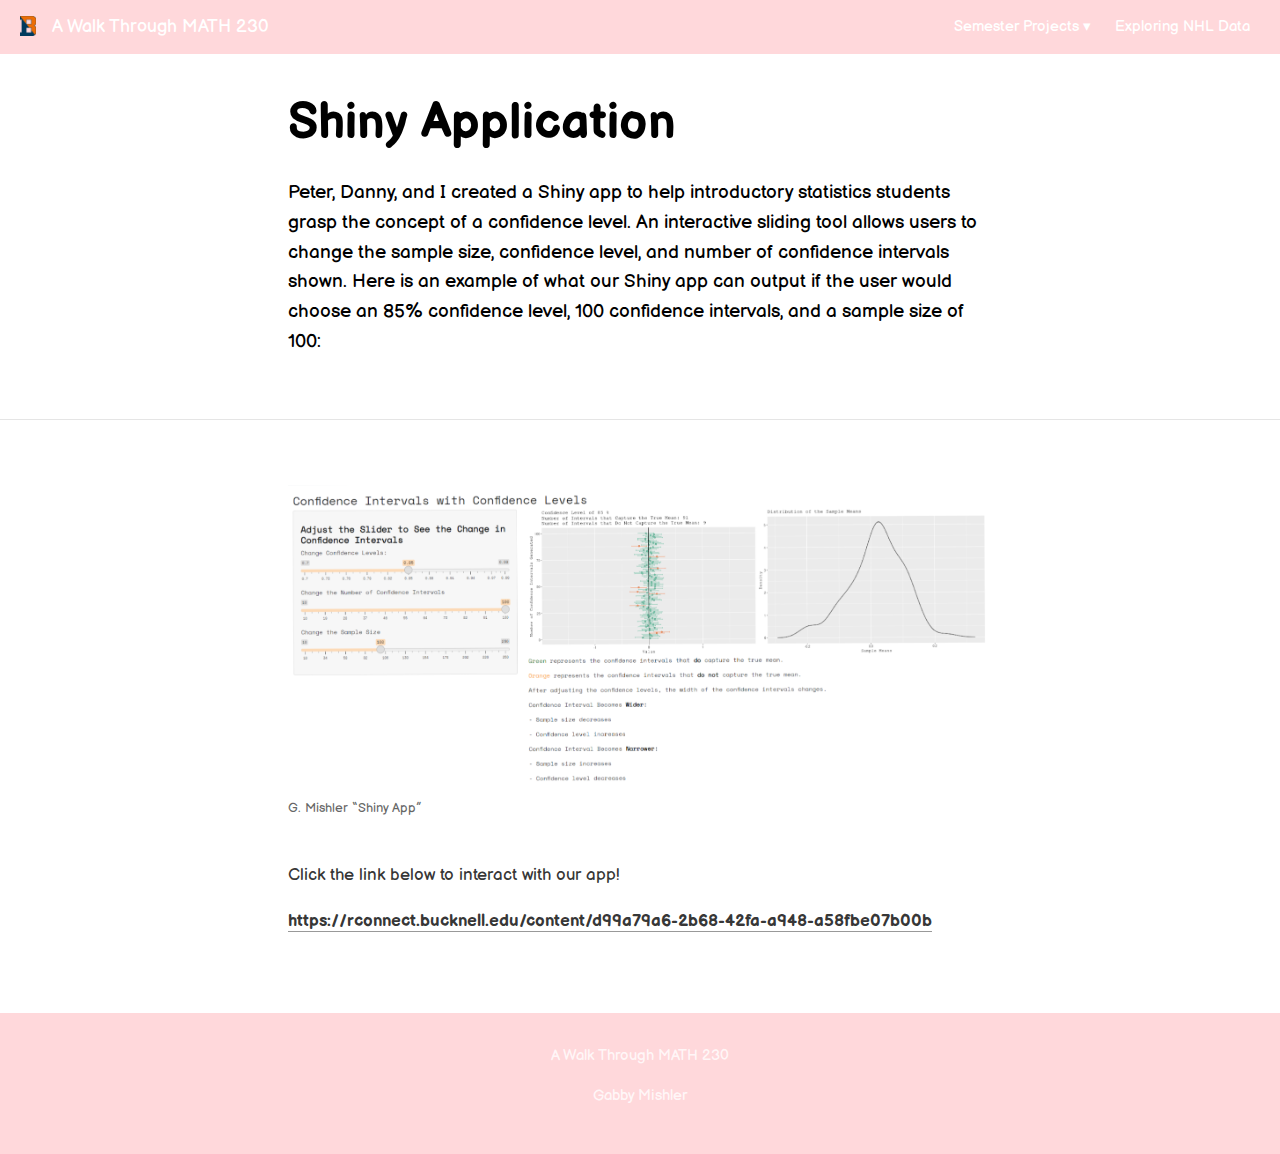
<file: GabbyMishler_Website/docs/Shiny-Application.html>
<!DOCTYPE html>

<html xmlns="http://www.w3.org/1999/xhtml" lang="" xml:lang="">

<head>
  <meta charset="utf-8"/>
  <meta name="viewport" content="width=device-width, initial-scale=1"/>
  <meta http-equiv="X-UA-Compatible" content="IE=Edge,chrome=1"/>
  <meta name="generator" content="distill" />

  <style type="text/css">
  /* Hide doc at startup (prevent jankiness while JS renders/transforms) */
  body {
    visibility: hidden;
  }
  </style>

 <!--radix_placeholder_import_source-->
 <!--/radix_placeholder_import_source-->

<style type="text/css">code{white-space: pre;}</style>
<style type="text/css" data-origin="pandoc">
pre > code.sourceCode { white-space: pre; position: relative; }
pre > code.sourceCode > span { display: inline-block; line-height: 1.25; }
pre > code.sourceCode > span:empty { height: 1.2em; }
.sourceCode { overflow: visible; }
code.sourceCode > span { color: inherit; text-decoration: inherit; }
div.sourceCode { margin: 1em 0; }
pre.sourceCode { margin: 0; }
@media screen {
div.sourceCode { overflow: auto; }
}
@media print {
pre > code.sourceCode { white-space: pre-wrap; }
pre > code.sourceCode > span { text-indent: -5em; padding-left: 5em; }
}
pre.numberSource code
  { counter-reset: source-line 0; }
pre.numberSource code > span
  { position: relative; left: -4em; counter-increment: source-line; }
pre.numberSource code > span > a:first-child::before
  { content: counter(source-line);
    position: relative; left: -1em; text-align: right; vertical-align: baseline;
    border: none; display: inline-block;
    -webkit-touch-callout: none; -webkit-user-select: none;
    -khtml-user-select: none; -moz-user-select: none;
    -ms-user-select: none; user-select: none;
    padding: 0 4px; width: 4em;
    color: #aaaaaa;
  }
pre.numberSource { margin-left: 3em; border-left: 1px solid #aaaaaa;  padding-left: 4px; }
div.sourceCode
  {   }
@media screen {
pre > code.sourceCode > span > a:first-child::before { text-decoration: underline; }
}
code span.al { color: #ad0000; } /* Alert */
code span.an { color: #5e5e5e; } /* Annotation */
code span.at { } /* Attribute */
code span.bn { color: #ad0000; } /* BaseN */
code span.bu { } /* BuiltIn */
code span.cf { color: #007ba5; } /* ControlFlow */
code span.ch { color: #20794d; } /* Char */
code span.cn { color: #8f5902; } /* Constant */
code span.co { color: #5e5e5e; } /* Comment */
code span.cv { color: #5e5e5e; font-style: italic; } /* CommentVar */
code span.do { color: #5e5e5e; font-style: italic; } /* Documentation */
code span.dt { color: #ad0000; } /* DataType */
code span.dv { color: #ad0000; } /* DecVal */
code span.er { color: #ad0000; } /* Error */
code span.ex { } /* Extension */
code span.fl { color: #ad0000; } /* Float */
code span.fu { color: #4758ab; } /* Function */
code span.im { } /* Import */
code span.in { color: #5e5e5e; } /* Information */
code span.kw { color: #007ba5; } /* Keyword */
code span.op { color: #5e5e5e; } /* Operator */
code span.ot { color: #007ba5; } /* Other */
code span.pp { color: #ad0000; } /* Preprocessor */
code span.sc { color: #5e5e5e; } /* SpecialChar */
code span.ss { color: #20794d; } /* SpecialString */
code span.st { color: #20794d; } /* String */
code span.va { color: #111111; } /* Variable */
code span.vs { color: #20794d; } /* VerbatimString */
code span.wa { color: #5e5e5e; font-style: italic; } /* Warning */
</style>


  <!--radix_placeholder_meta_tags-->
  <title>A Walk Through MATH 230: Shiny Application</title>

  <meta property="description" itemprop="description" content="Peter, Danny, and I created a Shiny app to help introductory statistics students grasp the concept of a confidence level. An interactive sliding tool allows users to change the sample size, confidence level, and number of confidence intervals shown. Here is an example of what our Shiny app can output if the user would choose an 85% confidence level, 100 confidence intervals, and a sample size of 100:"/>



  <!--  https://developers.facebook.com/docs/sharing/webmasters#markup -->
  <meta property="og:title" content="A Walk Through MATH 230: Shiny Application"/>
  <meta property="og:type" content="article"/>
  <meta property="og:description" content="Peter, Danny, and I created a Shiny app to help introductory statistics students grasp the concept of a confidence level. An interactive sliding tool allows users to change the sample size, confidence level, and number of confidence intervals shown. Here is an example of what our Shiny app can output if the user would choose an 85% confidence level, 100 confidence intervals, and a sample size of 100:"/>
  <meta property="og:locale" content="en_US"/>
  <meta property="og:site_name" content="A Walk Through MATH 230"/>

  <!--  https://dev.twitter.com/cards/types/summary -->
  <meta property="twitter:card" content="summary"/>
  <meta property="twitter:title" content="A Walk Through MATH 230: Shiny Application"/>
  <meta property="twitter:description" content="Peter, Danny, and I created a Shiny app to help introductory statistics students grasp the concept of a confidence level. An interactive sliding tool allows users to change the sample size, confidence level, and number of confidence intervals shown. Here is an example of what our Shiny app can output if the user would choose an 85% confidence level, 100 confidence intervals, and a sample size of 100:"/>

  <!--/radix_placeholder_meta_tags-->
  <!--radix_placeholder_rmarkdown_metadata-->

  <script type="text/json" id="radix-rmarkdown-metadata">
  {"type":"list","attributes":{"names":{"type":"character","attributes":{},"value":["title","description","site"]}},"value":[{"type":"character","attributes":{},"value":["Shiny Application"]},{"type":"character","attributes":{},"value":["Peter, Danny, and I created a Shiny app to help introductory statistics students grasp the concept of a confidence level. An interactive sliding tool allows users to change the sample size, confidence level, and number of confidence intervals shown. Here is an example of what our Shiny app can output if the user would choose an 85% confidence level, 100 confidence intervals, and a sample size of 100:\n"]},{"type":"character","attributes":{},"value":["distill::distill_website"]}]}
  </script>
  <!--/radix_placeholder_rmarkdown_metadata-->
  <!--radix_placeholder_navigation_in_header-->
  <meta name="distill:offset" content=""/>

  <script type="application/javascript">

    window.headroom_prevent_pin = false;

    window.document.addEventListener("DOMContentLoaded", function (event) {

      // initialize headroom for banner
      var header = $('header').get(0);
      var headerHeight = header.offsetHeight;
      var headroom = new Headroom(header, {
        tolerance: 5,
        onPin : function() {
          if (window.headroom_prevent_pin) {
            window.headroom_prevent_pin = false;
            headroom.unpin();
          }
        }
      });
      headroom.init();
      if(window.location.hash)
        headroom.unpin();
      $(header).addClass('headroom--transition');

      // offset scroll location for banner on hash change
      // (see: https://github.com/WickyNilliams/headroom.js/issues/38)
      window.addEventListener("hashchange", function(event) {
        window.scrollTo(0, window.pageYOffset - (headerHeight + 25));
      });

      // responsive menu
      $('.distill-site-header').each(function(i, val) {
        var topnav = $(this);
        var toggle = topnav.find('.nav-toggle');
        toggle.on('click', function() {
          topnav.toggleClass('responsive');
        });
      });

      // nav dropdowns
      $('.nav-dropbtn').click(function(e) {
        $(this).next('.nav-dropdown-content').toggleClass('nav-dropdown-active');
        $(this).parent().siblings('.nav-dropdown')
           .children('.nav-dropdown-content').removeClass('nav-dropdown-active');
      });
      $("body").click(function(e){
        $('.nav-dropdown-content').removeClass('nav-dropdown-active');
      });
      $(".nav-dropdown").click(function(e){
        e.stopPropagation();
      });
    });
  </script>

  <style type="text/css">

  /* Theme (user-documented overrideables for nav appearance) */

  .distill-site-nav {
    color: rgba(255, 255, 255, 0.8);
    background-color: #0F2E3D;
    font-size: 15px;
    font-weight: 300;
  }

  .distill-site-nav a {
    color: inherit;
    text-decoration: none;
  }

  .distill-site-nav a:hover {
    color: white;
  }

  @media print {
    .distill-site-nav {
      display: none;
    }
  }

  .distill-site-header {

  }

  .distill-site-footer {

  }


  /* Site Header */

  .distill-site-header {
    width: 100%;
    box-sizing: border-box;
    z-index: 3;
  }

  .distill-site-header .nav-left {
    display: inline-block;
    margin-left: 8px;
  }

  @media screen and (max-width: 768px) {
    .distill-site-header .nav-left {
      margin-left: 0;
    }
  }


  .distill-site-header .nav-right {
    float: right;
    margin-right: 8px;
  }

  .distill-site-header a,
  .distill-site-header .title {
    display: inline-block;
    text-align: center;
    padding: 14px 10px 14px 10px;
  }

  .distill-site-header .title {
    font-size: 18px;
    min-width: 150px;
  }

  .distill-site-header .logo {
    padding: 0;
  }

  .distill-site-header .logo img {
    display: none;
    max-height: 20px;
    width: auto;
    margin-bottom: -4px;
  }

  .distill-site-header .nav-image img {
    max-height: 18px;
    width: auto;
    display: inline-block;
    margin-bottom: -3px;
  }



  @media screen and (min-width: 1000px) {
    .distill-site-header .logo img {
      display: inline-block;
    }
    .distill-site-header .nav-left {
      margin-left: 20px;
    }
    .distill-site-header .nav-right {
      margin-right: 20px;
    }
    .distill-site-header .title {
      padding-left: 12px;
    }
  }


  .distill-site-header .nav-toggle {
    display: none;
  }

  .nav-dropdown {
    display: inline-block;
    position: relative;
  }

  .nav-dropdown .nav-dropbtn {
    border: none;
    outline: none;
    color: rgba(255, 255, 255, 0.8);
    padding: 16px 10px;
    background-color: transparent;
    font-family: inherit;
    font-size: inherit;
    font-weight: inherit;
    margin: 0;
    margin-top: 1px;
    z-index: 2;
  }

  .nav-dropdown-content {
    display: none;
    position: absolute;
    background-color: white;
    min-width: 200px;
    border: 1px solid rgba(0,0,0,0.15);
    border-radius: 4px;
    box-shadow: 0px 8px 16px 0px rgba(0,0,0,0.1);
    z-index: 1;
    margin-top: 2px;
    white-space: nowrap;
    padding-top: 4px;
    padding-bottom: 4px;
  }

  .nav-dropdown-content hr {
    margin-top: 4px;
    margin-bottom: 4px;
    border: none;
    border-bottom: 1px solid rgba(0, 0, 0, 0.1);
  }

  .nav-dropdown-active {
    display: block;
  }

  .nav-dropdown-content a, .nav-dropdown-content .nav-dropdown-header {
    color: black;
    padding: 6px 24px;
    text-decoration: none;
    display: block;
    text-align: left;
  }

  .nav-dropdown-content .nav-dropdown-header {
    display: block;
    padding: 5px 24px;
    padding-bottom: 0;
    text-transform: uppercase;
    font-size: 14px;
    color: #999999;
    white-space: nowrap;
  }

  .nav-dropdown:hover .nav-dropbtn {
    color: white;
  }

  .nav-dropdown-content a:hover {
    background-color: #ddd;
    color: black;
  }

  .nav-right .nav-dropdown-content {
    margin-left: -45%;
    right: 0;
  }

  @media screen and (max-width: 768px) {
    .distill-site-header a, .distill-site-header .nav-dropdown  {display: none;}
    .distill-site-header a.nav-toggle {
      float: right;
      display: block;
    }
    .distill-site-header .title {
      margin-left: 0;
    }
    .distill-site-header .nav-right {
      margin-right: 0;
    }
    .distill-site-header {
      overflow: hidden;
    }
    .nav-right .nav-dropdown-content {
      margin-left: 0;
    }
  }


  @media screen and (max-width: 768px) {
    .distill-site-header.responsive {position: relative; min-height: 500px; }
    .distill-site-header.responsive a.nav-toggle {
      position: absolute;
      right: 0;
      top: 0;
    }
    .distill-site-header.responsive a,
    .distill-site-header.responsive .nav-dropdown {
      display: block;
      text-align: left;
    }
    .distill-site-header.responsive .nav-left,
    .distill-site-header.responsive .nav-right {
      width: 100%;
    }
    .distill-site-header.responsive .nav-dropdown {float: none;}
    .distill-site-header.responsive .nav-dropdown-content {position: relative;}
    .distill-site-header.responsive .nav-dropdown .nav-dropbtn {
      display: block;
      width: 100%;
      text-align: left;
    }
  }

  /* Site Footer */

  .distill-site-footer {
    width: 100%;
    overflow: hidden;
    box-sizing: border-box;
    z-index: 3;
    margin-top: 30px;
    padding-top: 30px;
    padding-bottom: 30px;
    text-align: center;
  }

  /* Headroom */

  d-title {
    padding-top: 6rem;
  }

  @media print {
    d-title {
      padding-top: 4rem;
    }
  }

  .headroom {
    z-index: 1000;
    position: fixed;
    top: 0;
    left: 0;
    right: 0;
  }

  .headroom--transition {
    transition: all .4s ease-in-out;
  }

  .headroom--unpinned {
    top: -100px;
  }

  .headroom--pinned {
    top: 0;
  }

  /* adjust viewport for navbar height */
  /* helps vertically center bootstrap (non-distill) content */
  .min-vh-100 {
    min-height: calc(100vh - 100px) !important;
  }

  </style>

  <script src="site_libs/jquery-3.6.0/jquery-3.6.0.min.js"></script>
  <link href="site_libs/font-awesome-5.1.0/css/all.css" rel="stylesheet"/>
  <link href="site_libs/font-awesome-5.1.0/css/v4-shims.css" rel="stylesheet"/>
  <script src="site_libs/headroom-0.9.4/headroom.min.js"></script>
  <script src="site_libs/autocomplete-0.37.1/autocomplete.min.js"></script>
  <script src="site_libs/fuse-6.4.1/fuse.min.js"></script>

  <script type="application/javascript">

  function getMeta(metaName) {
    var metas = document.getElementsByTagName('meta');
    for (let i = 0; i < metas.length; i++) {
      if (metas[i].getAttribute('name') === metaName) {
        return metas[i].getAttribute('content');
      }
    }
    return '';
  }

  function offsetURL(url) {
    var offset = getMeta('distill:offset');
    return offset ? offset + '/' + url : url;
  }

  function createFuseIndex() {

    // create fuse index
    var options = {
      keys: [
        { name: 'title', weight: 20 },
        { name: 'categories', weight: 15 },
        { name: 'description', weight: 10 },
        { name: 'contents', weight: 5 },
      ],
      ignoreLocation: true,
      threshold: 0
    };
    var fuse = new window.Fuse([], options);

    // fetch the main search.json
    return fetch(offsetURL('search.json'))
      .then(function(response) {
        if (response.status == 200) {
          return response.json().then(function(json) {
            // index main articles
            json.articles.forEach(function(article) {
              fuse.add(article);
            });
            // download collections and index their articles
            return Promise.all(json.collections.map(function(collection) {
              return fetch(offsetURL(collection)).then(function(response) {
                if (response.status === 200) {
                  return response.json().then(function(articles) {
                    articles.forEach(function(article) {
                      fuse.add(article);
                    });
                  })
                } else {
                  return Promise.reject(
                    new Error('Unexpected status from search index request: ' +
                              response.status)
                  );
                }
              });
            })).then(function() {
              return fuse;
            });
          });

        } else {
          return Promise.reject(
            new Error('Unexpected status from search index request: ' +
                        response.status)
          );
        }
      });
  }

  window.document.addEventListener("DOMContentLoaded", function (event) {

    // get search element (bail if we don't have one)
    var searchEl = window.document.getElementById('distill-search');
    if (!searchEl)
      return;

    createFuseIndex()
      .then(function(fuse) {

        // make search box visible
        searchEl.classList.remove('hidden');

        // initialize autocomplete
        var options = {
          autoselect: true,
          hint: false,
          minLength: 2,
        };
        window.autocomplete(searchEl, options, [{
          source: function(query, callback) {
            const searchOptions = {
              isCaseSensitive: false,
              shouldSort: true,
              minMatchCharLength: 2,
              limit: 10,
            };
            var results = fuse.search(query, searchOptions);
            callback(results
              .map(function(result) { return result.item; })
            );
          },
          templates: {
            suggestion: function(suggestion) {
              var img = suggestion.preview && Object.keys(suggestion.preview).length > 0
                ? `<img src="${offsetURL(suggestion.preview)}"</img>`
                : '';
              var html = `
                <div class="search-item">
                  <h3>${suggestion.title}</h3>
                  <div class="search-item-description">
                    ${suggestion.description || ''}
                  </div>
                  <div class="search-item-preview">
                    ${img}
                  </div>
                </div>
              `;
              return html;
            }
          }
        }]).on('autocomplete:selected', function(event, suggestion) {
          window.location.href = offsetURL(suggestion.path);
        });
        // remove inline display style on autocompleter (we want to
        // manage responsive display via css)
        $('.algolia-autocomplete').css("display", "");
      })
      .catch(function(error) {
        console.log(error);
      });

  });

  </script>

  <style type="text/css">

  .nav-search {
    font-size: x-small;
  }

  /* Algolioa Autocomplete */

  .algolia-autocomplete {
    display: inline-block;
    margin-left: 10px;
    vertical-align: sub;
    background-color: white;
    color: black;
    padding: 6px;
    padding-top: 8px;
    padding-bottom: 0;
    border-radius: 6px;
    border: 1px #0F2E3D solid;
    width: 180px;
  }


  @media screen and (max-width: 768px) {
    .distill-site-nav .algolia-autocomplete {
      display: none;
      visibility: hidden;
    }
    .distill-site-nav.responsive .algolia-autocomplete {
      display: inline-block;
      visibility: visible;
    }
    .distill-site-nav.responsive .algolia-autocomplete .aa-dropdown-menu {
      margin-left: 0;
      width: 400px;
      max-height: 400px;
    }
  }

  .algolia-autocomplete .aa-input, .algolia-autocomplete .aa-hint {
    width: 90%;
    outline: none;
    border: none;
  }

  .algolia-autocomplete .aa-hint {
    color: #999;
  }
  .algolia-autocomplete .aa-dropdown-menu {
    width: 550px;
    max-height: 70vh;
    overflow-x: visible;
    overflow-y: scroll;
    padding: 5px;
    margin-top: 3px;
    margin-left: -150px;
    background-color: #fff;
    border-radius: 5px;
    border: 1px solid #999;
    border-top: none;
  }

  .algolia-autocomplete .aa-dropdown-menu .aa-suggestion {
    cursor: pointer;
    padding: 5px 4px;
    border-bottom: 1px solid #eee;
  }

  .algolia-autocomplete .aa-dropdown-menu .aa-suggestion:last-of-type {
    border-bottom: none;
    margin-bottom: 2px;
  }

  .algolia-autocomplete .aa-dropdown-menu .aa-suggestion .search-item {
    overflow: hidden;
    font-size: 0.8em;
    line-height: 1.4em;
  }

  .algolia-autocomplete .aa-dropdown-menu .aa-suggestion .search-item h3 {
    font-size: 1rem;
    margin-block-start: 0;
    margin-block-end: 5px;
  }

  .algolia-autocomplete .aa-dropdown-menu .aa-suggestion .search-item-description {
    display: inline-block;
    overflow: hidden;
    height: 2.8em;
    width: 80%;
    margin-right: 4%;
  }

  .algolia-autocomplete .aa-dropdown-menu .aa-suggestion .search-item-preview {
    display: inline-block;
    width: 15%;
  }

  .algolia-autocomplete .aa-dropdown-menu .aa-suggestion .search-item-preview img {
    height: 3em;
    width: auto;
    display: none;
  }

  .algolia-autocomplete .aa-dropdown-menu .aa-suggestion .search-item-preview img[src] {
    display: initial;
  }

  .algolia-autocomplete .aa-dropdown-menu .aa-suggestion.aa-cursor {
    background-color: #eee;
  }
  .algolia-autocomplete .aa-dropdown-menu .aa-suggestion em {
    font-weight: bold;
    font-style: normal;
  }

  </style>


  <!--/radix_placeholder_navigation_in_header-->
  <!--radix_placeholder_distill-->

  <style type="text/css">

  body {
    background-color: white;
  }

  .pandoc-table {
    width: 100%;
  }

  .pandoc-table>caption {
    margin-bottom: 10px;
  }

  .pandoc-table th:not([align]) {
    text-align: left;
  }

  .pagedtable-footer {
    font-size: 15px;
  }

  d-byline .byline {
    grid-template-columns: 2fr 2fr;
  }

  d-byline .byline h3 {
    margin-block-start: 1.5em;
  }

  d-byline .byline .authors-affiliations h3 {
    margin-block-start: 0.5em;
  }

  .authors-affiliations .orcid-id {
    width: 16px;
    height:16px;
    margin-left: 4px;
    margin-right: 4px;
    vertical-align: middle;
    padding-bottom: 2px;
  }

  d-title .dt-tags {
    margin-top: 1em;
    grid-column: text;
  }

  .dt-tags .dt-tag {
    text-decoration: none;
    display: inline-block;
    color: rgba(0,0,0,0.6);
    padding: 0em 0.4em;
    margin-right: 0.5em;
    margin-bottom: 0.4em;
    font-size: 70%;
    border: 1px solid rgba(0,0,0,0.2);
    border-radius: 3px;
    text-transform: uppercase;
    font-weight: 500;
  }

  d-article table.gt_table td,
  d-article table.gt_table th {
    border-bottom: none;
  }

  .html-widget {
    margin-bottom: 2.0em;
  }

  .l-screen-inset {
    padding-right: 16px;
  }

  .l-screen .caption {
    margin-left: 10px;
  }

  .shaded {
    background: rgb(247, 247, 247);
    padding-top: 20px;
    padding-bottom: 20px;
    border-top: 1px solid rgba(0, 0, 0, 0.1);
    border-bottom: 1px solid rgba(0, 0, 0, 0.1);
  }

  .shaded .html-widget {
    margin-bottom: 0;
    border: 1px solid rgba(0, 0, 0, 0.1);
  }

  .shaded .shaded-content {
    background: white;
  }

  .text-output {
    margin-top: 0;
    line-height: 1.5em;
  }

  .hidden {
    display: none !important;
  }

  d-article {
    padding-top: 2.5rem;
    padding-bottom: 30px;
  }

  d-appendix {
    padding-top: 30px;
  }

  d-article>p>img {
    width: 100%;
  }

  d-article h2 {
    margin: 1rem 0 1.5rem 0;
  }

  d-article h3 {
    margin-top: 1.5rem;
  }

  d-article iframe {
    border: 1px solid rgba(0, 0, 0, 0.1);
    margin-bottom: 2.0em;
    width: 100%;
  }

  /* Tweak code blocks */

  d-article div.sourceCode code,
  d-article pre code {
    font-family: Consolas, Monaco, 'Andale Mono', 'Ubuntu Mono', monospace;
  }

  d-article pre,
  d-article div.sourceCode,
  d-article div.sourceCode pre {
    overflow: auto;
  }

  d-article div.sourceCode {
    background-color: white;
  }

  d-article div.sourceCode pre {
    padding-left: 10px;
    font-size: 12px;
    border-left: 2px solid rgba(0,0,0,0.1);
  }

  d-article pre {
    font-size: 12px;
    color: black;
    background: none;
    margin-top: 0;
    text-align: left;
    white-space: pre;
    word-spacing: normal;
    word-break: normal;
    word-wrap: normal;
    line-height: 1.5;

    -moz-tab-size: 4;
    -o-tab-size: 4;
    tab-size: 4;

    -webkit-hyphens: none;
    -moz-hyphens: none;
    -ms-hyphens: none;
    hyphens: none;
  }

  d-article pre a {
    border-bottom: none;
  }

  d-article pre a:hover {
    border-bottom: none;
    text-decoration: underline;
  }

  d-article details {
    grid-column: text;
    margin-bottom: 0.8em;
  }

  @media(min-width: 768px) {

  d-article pre,
  d-article div.sourceCode,
  d-article div.sourceCode pre {
    overflow: visible !important;
  }

  d-article div.sourceCode pre {
    padding-left: 18px;
    font-size: 14px;
  }

  d-article pre {
    font-size: 14px;
  }

  }

  figure img.external {
    background: white;
    border: 1px solid rgba(0, 0, 0, 0.1);
    box-shadow: 0 1px 8px rgba(0, 0, 0, 0.1);
    padding: 18px;
    box-sizing: border-box;
  }

  /* CSS for d-contents */

  .d-contents {
    grid-column: text;
    color: rgba(0,0,0,0.8);
    font-size: 0.9em;
    padding-bottom: 1em;
    margin-bottom: 1em;
    padding-bottom: 0.5em;
    margin-bottom: 1em;
    padding-left: 0.25em;
    justify-self: start;
  }

  @media(min-width: 1000px) {
    .d-contents.d-contents-float {
      height: 0;
      grid-column-start: 1;
      grid-column-end: 4;
      justify-self: center;
      padding-right: 3em;
      padding-left: 2em;
    }
  }

  .d-contents nav h3 {
    font-size: 18px;
    margin-top: 0;
    margin-bottom: 1em;
  }

  .d-contents li {
    list-style-type: none
  }

  .d-contents nav > ul {
    padding-left: 0;
  }

  .d-contents ul {
    padding-left: 1em
  }

  .d-contents nav ul li {
    margin-top: 0.6em;
    margin-bottom: 0.2em;
  }

  .d-contents nav a {
    font-size: 13px;
    border-bottom: none;
    text-decoration: none
    color: rgba(0, 0, 0, 0.8);
  }

  .d-contents nav a:hover {
    text-decoration: underline solid rgba(0, 0, 0, 0.6)
  }

  .d-contents nav > ul > li > a {
    font-weight: 600;
  }

  .d-contents nav > ul > li > ul {
    font-weight: inherit;
  }

  .d-contents nav > ul > li > ul > li {
    margin-top: 0.2em;
  }


  .d-contents nav ul {
    margin-top: 0;
    margin-bottom: 0.25em;
  }

  .d-article-with-toc h2:nth-child(2) {
    margin-top: 0;
  }


  /* Figure */

  .figure {
    position: relative;
    margin-bottom: 2.5em;
    margin-top: 1.5em;
  }

  .figure img {
    width: 100%;
  }

  .figure .caption {
    color: rgba(0, 0, 0, 0.6);
    font-size: 12px;
    line-height: 1.5em;
  }

  .figure img.external {
    background: white;
    border: 1px solid rgba(0, 0, 0, 0.1);
    box-shadow: 0 1px 8px rgba(0, 0, 0, 0.1);
    padding: 18px;
    box-sizing: border-box;
  }

  .figure .caption a {
    color: rgba(0, 0, 0, 0.6);
  }

  .figure .caption b,
  .figure .caption strong, {
    font-weight: 600;
    color: rgba(0, 0, 0, 1.0);
  }

  /* Citations */

  d-article .citation {
    color: inherit;
    cursor: inherit;
  }

  div.hanging-indent{
    margin-left: 1em; text-indent: -1em;
  }

  /* Citation hover box */

  .tippy-box[data-theme~=light-border] {
    background-color: rgba(250, 250, 250, 0.95);
  }

  .tippy-content > p {
    margin-bottom: 0;
    padding: 2px;
  }


  /* Tweak 1000px media break to show more text */

  @media(min-width: 1000px) {
    .base-grid,
    distill-header,
    d-title,
    d-abstract,
    d-article,
    d-appendix,
    distill-appendix,
    d-byline,
    d-footnote-list,
    d-citation-list,
    distill-footer {
      grid-template-columns: [screen-start] 1fr [page-start kicker-start] 80px [middle-start] 50px [text-start kicker-end] 65px 65px 65px 65px 65px 65px 65px 65px [text-end gutter-start] 65px [middle-end] 65px [page-end gutter-end] 1fr [screen-end];
      grid-column-gap: 16px;
    }

    .grid {
      grid-column-gap: 16px;
    }

    d-article {
      font-size: 1.06rem;
      line-height: 1.7em;
    }
    figure .caption, .figure .caption, figure figcaption {
      font-size: 13px;
    }
  }

  @media(min-width: 1180px) {
    .base-grid,
    distill-header,
    d-title,
    d-abstract,
    d-article,
    d-appendix,
    distill-appendix,
    d-byline,
    d-footnote-list,
    d-citation-list,
    distill-footer {
      grid-template-columns: [screen-start] 1fr [page-start kicker-start] 60px [middle-start] 60px [text-start kicker-end] 60px 60px 60px 60px 60px 60px 60px 60px [text-end gutter-start] 60px [middle-end] 60px [page-end gutter-end] 1fr [screen-end];
      grid-column-gap: 32px;
    }

    .grid {
      grid-column-gap: 32px;
    }
  }


  /* Get the citation styles for the appendix (not auto-injected on render since
     we do our own rendering of the citation appendix) */

  d-appendix .citation-appendix,
  .d-appendix .citation-appendix {
    font-size: 11px;
    line-height: 15px;
    border-left: 1px solid rgba(0, 0, 0, 0.1);
    padding-left: 18px;
    border: 1px solid rgba(0,0,0,0.1);
    background: rgba(0, 0, 0, 0.02);
    padding: 10px 18px;
    border-radius: 3px;
    color: rgba(150, 150, 150, 1);
    overflow: hidden;
    margin-top: -12px;
    white-space: pre-wrap;
    word-wrap: break-word;
  }

  /* Include appendix styles here so they can be overridden */

  d-appendix {
    contain: layout style;
    font-size: 0.8em;
    line-height: 1.7em;
    margin-top: 60px;
    margin-bottom: 0;
    border-top: 1px solid rgba(0, 0, 0, 0.1);
    color: rgba(0,0,0,0.5);
    padding-top: 60px;
    padding-bottom: 48px;
  }

  d-appendix h3 {
    grid-column: page-start / text-start;
    font-size: 15px;
    font-weight: 500;
    margin-top: 1em;
    margin-bottom: 0;
    color: rgba(0,0,0,0.65);
  }

  d-appendix h3 + * {
    margin-top: 1em;
  }

  d-appendix ol {
    padding: 0 0 0 15px;
  }

  @media (min-width: 768px) {
    d-appendix ol {
      padding: 0 0 0 30px;
      margin-left: -30px;
    }
  }

  d-appendix li {
    margin-bottom: 1em;
  }

  d-appendix a {
    color: rgba(0, 0, 0, 0.6);
  }

  d-appendix > * {
    grid-column: text;
  }

  d-appendix > d-footnote-list,
  d-appendix > d-citation-list,
  d-appendix > distill-appendix {
    grid-column: screen;
  }

  /* Include footnote styles here so they can be overridden */

  d-footnote-list {
    contain: layout style;
  }

  d-footnote-list > * {
    grid-column: text;
  }

  d-footnote-list a.footnote-backlink {
    color: rgba(0,0,0,0.3);
    padding-left: 0.5em;
  }



  /* Anchor.js */

  .anchorjs-link {
    /*transition: all .25s linear; */
    text-decoration: none;
    border-bottom: none;
  }
  *:hover > .anchorjs-link {
    margin-left: -1.125em !important;
    text-decoration: none;
    border-bottom: none;
  }

  /* Social footer */

  .social_footer {
    margin-top: 30px;
    margin-bottom: 0;
    color: rgba(0,0,0,0.67);
  }

  .disqus-comments {
    margin-right: 30px;
  }

  .disqus-comment-count {
    border-bottom: 1px solid rgba(0, 0, 0, 0.4);
    cursor: pointer;
  }

  #disqus_thread {
    margin-top: 30px;
  }

  .article-sharing a {
    border-bottom: none;
    margin-right: 8px;
  }

  .article-sharing a:hover {
    border-bottom: none;
  }

  .sidebar-section.subscribe {
    font-size: 12px;
    line-height: 1.6em;
  }

  .subscribe p {
    margin-bottom: 0.5em;
  }


  .article-footer .subscribe {
    font-size: 15px;
    margin-top: 45px;
  }


  .sidebar-section.custom {
    font-size: 12px;
    line-height: 1.6em;
  }

  .custom p {
    margin-bottom: 0.5em;
  }

  /* Styles for listing layout (hide title) */
  .layout-listing d-title, .layout-listing .d-title {
    display: none;
  }

  /* Styles for posts lists (not auto-injected) */


  .posts-with-sidebar {
    padding-left: 45px;
    padding-right: 45px;
  }

  .posts-list .description h2,
  .posts-list .description p {
    font-family: -apple-system, BlinkMacSystemFont, "Segoe UI", Roboto, Oxygen, Ubuntu, Cantarell, "Fira Sans", "Droid Sans", "Helvetica Neue", Arial, sans-serif;
  }

  .posts-list .description h2 {
    font-weight: 700;
    border-bottom: none;
    padding-bottom: 0;
  }

  .posts-list h2.post-tag {
    border-bottom: 1px solid rgba(0, 0, 0, 0.2);
    padding-bottom: 12px;
  }
  .posts-list {
    margin-top: 60px;
    margin-bottom: 24px;
  }

  .posts-list .post-preview {
    text-decoration: none;
    overflow: hidden;
    display: block;
    border-bottom: 1px solid rgba(0, 0, 0, 0.1);
    padding: 24px 0;
  }

  .post-preview-last {
    border-bottom: none !important;
  }

  .posts-list .posts-list-caption {
    grid-column: screen;
    font-weight: 400;
  }

  .posts-list .post-preview h2 {
    margin: 0 0 6px 0;
    line-height: 1.2em;
    font-style: normal;
    font-size: 24px;
  }

  .posts-list .post-preview p {
    margin: 0 0 12px 0;
    line-height: 1.4em;
    font-size: 16px;
  }

  .posts-list .post-preview .thumbnail {
    box-sizing: border-box;
    margin-bottom: 24px;
    position: relative;
    max-width: 500px;
  }
  .posts-list .post-preview img {
    width: 100%;
    display: block;
  }

  .posts-list .metadata {
    font-size: 12px;
    line-height: 1.4em;
    margin-bottom: 18px;
  }

  .posts-list .metadata > * {
    display: inline-block;
  }

  .posts-list .metadata .publishedDate {
    margin-right: 2em;
  }

  .posts-list .metadata .dt-authors {
    display: block;
    margin-top: 0.3em;
    margin-right: 2em;
  }

  .posts-list .dt-tags {
    display: block;
    line-height: 1em;
  }

  .posts-list .dt-tags .dt-tag {
    display: inline-block;
    color: rgba(0,0,0,0.6);
    padding: 0.3em 0.4em;
    margin-right: 0.2em;
    margin-bottom: 0.4em;
    font-size: 60%;
    border: 1px solid rgba(0,0,0,0.2);
    border-radius: 3px;
    text-transform: uppercase;
    font-weight: 500;
  }

  .posts-list img {
    opacity: 1;
  }

  .posts-list img[data-src] {
    opacity: 0;
  }

  .posts-more {
    clear: both;
  }


  .posts-sidebar {
    font-size: 16px;
  }

  .posts-sidebar h3 {
    font-size: 16px;
    margin-top: 0;
    margin-bottom: 0.5em;
    font-weight: 400;
    text-transform: uppercase;
  }

  .sidebar-section {
    margin-bottom: 30px;
  }

  .categories ul {
    list-style-type: none;
    margin: 0;
    padding: 0;
  }

  .categories li {
    color: rgba(0, 0, 0, 0.8);
    margin-bottom: 0;
  }

  .categories li>a {
    border-bottom: none;
  }

  .categories li>a:hover {
    border-bottom: 1px solid rgba(0, 0, 0, 0.4);
  }

  .categories .active {
    font-weight: 600;
  }

  .categories .category-count {
    color: rgba(0, 0, 0, 0.4);
  }


  @media(min-width: 768px) {
    .posts-list .post-preview h2 {
      font-size: 26px;
    }
    .posts-list .post-preview .thumbnail {
      float: right;
      width: 30%;
      margin-bottom: 0;
    }
    .posts-list .post-preview .description {
      float: left;
      width: 45%;
    }
    .posts-list .post-preview .metadata {
      float: left;
      width: 20%;
      margin-top: 8px;
    }
    .posts-list .post-preview p {
      margin: 0 0 12px 0;
      line-height: 1.5em;
      font-size: 16px;
    }
    .posts-with-sidebar .posts-list {
      float: left;
      width: 75%;
    }
    .posts-with-sidebar .posts-sidebar {
      float: right;
      width: 20%;
      margin-top: 60px;
      padding-top: 24px;
      padding-bottom: 24px;
    }
  }


  /* Improve display for browsers without grid (IE/Edge <= 15) */

  .downlevel {
    line-height: 1.6em;
    font-family: -apple-system, BlinkMacSystemFont, "Segoe UI", Roboto, Oxygen, Ubuntu, Cantarell, "Fira Sans", "Droid Sans", "Helvetica Neue", Arial, sans-serif;
    margin: 0;
  }

  .downlevel .d-title {
    padding-top: 6rem;
    padding-bottom: 1.5rem;
  }

  .downlevel .d-title h1 {
    font-size: 50px;
    font-weight: 700;
    line-height: 1.1em;
    margin: 0 0 0.5rem;
  }

  .downlevel .d-title p {
    font-weight: 300;
    font-size: 1.2rem;
    line-height: 1.55em;
    margin-top: 0;
  }

  .downlevel .d-byline {
    padding-top: 0.8em;
    padding-bottom: 0.8em;
    font-size: 0.8rem;
    line-height: 1.8em;
  }

  .downlevel .section-separator {
    border: none;
    border-top: 1px solid rgba(0, 0, 0, 0.1);
  }

  .downlevel .d-article {
    font-size: 1.06rem;
    line-height: 1.7em;
    padding-top: 1rem;
    padding-bottom: 2rem;
  }


  .downlevel .d-appendix {
    padding-left: 0;
    padding-right: 0;
    max-width: none;
    font-size: 0.8em;
    line-height: 1.7em;
    margin-bottom: 0;
    color: rgba(0,0,0,0.5);
    padding-top: 40px;
    padding-bottom: 48px;
  }

  .downlevel .footnotes ol {
    padding-left: 13px;
  }

  .downlevel .base-grid,
  .downlevel .distill-header,
  .downlevel .d-title,
  .downlevel .d-abstract,
  .downlevel .d-article,
  .downlevel .d-appendix,
  .downlevel .distill-appendix,
  .downlevel .d-byline,
  .downlevel .d-footnote-list,
  .downlevel .d-citation-list,
  .downlevel .distill-footer,
  .downlevel .appendix-bottom,
  .downlevel .posts-container {
    padding-left: 40px;
    padding-right: 40px;
  }

  @media(min-width: 768px) {
    .downlevel .base-grid,
    .downlevel .distill-header,
    .downlevel .d-title,
    .downlevel .d-abstract,
    .downlevel .d-article,
    .downlevel .d-appendix,
    .downlevel .distill-appendix,
    .downlevel .d-byline,
    .downlevel .d-footnote-list,
    .downlevel .d-citation-list,
    .downlevel .distill-footer,
    .downlevel .appendix-bottom,
    .downlevel .posts-container {
    padding-left: 150px;
    padding-right: 150px;
    max-width: 900px;
  }
  }

  .downlevel pre code {
    display: block;
    border-left: 2px solid rgba(0, 0, 0, .1);
    padding: 0 0 0 20px;
    font-size: 14px;
  }

  .downlevel code, .downlevel pre {
    color: black;
    background: none;
    font-family: Consolas, Monaco, 'Andale Mono', 'Ubuntu Mono', monospace;
    text-align: left;
    white-space: pre;
    word-spacing: normal;
    word-break: normal;
    word-wrap: normal;
    line-height: 1.5;

    -moz-tab-size: 4;
    -o-tab-size: 4;
    tab-size: 4;

    -webkit-hyphens: none;
    -moz-hyphens: none;
    -ms-hyphens: none;
    hyphens: none;
  }

  .downlevel .posts-list .post-preview {
    color: inherit;
  }



  </style>

  <script type="application/javascript">

  function is_downlevel_browser() {
    if (bowser.isUnsupportedBrowser({ msie: "12", msedge: "16"},
                                   window.navigator.userAgent)) {
      return true;
    } else {
      return window.load_distill_framework === undefined;
    }
  }

  // show body when load is complete
  function on_load_complete() {

    // add anchors
    if (window.anchors) {
      window.anchors.options.placement = 'left';
      window.anchors.add('d-article > h2, d-article > h3, d-article > h4, d-article > h5');
    }


    // set body to visible
    document.body.style.visibility = 'visible';

    // force redraw for leaflet widgets
    if (window.HTMLWidgets) {
      var maps = window.HTMLWidgets.findAll(".leaflet");
      $.each(maps, function(i, el) {
        var map = this.getMap();
        map.invalidateSize();
        map.eachLayer(function(layer) {
          if (layer instanceof L.TileLayer)
            layer.redraw();
        });
      });
    }

    // trigger 'shown' so htmlwidgets resize
    $('d-article').trigger('shown');
  }

  function init_distill() {

    init_common();

    // create front matter
    var front_matter = $('<d-front-matter></d-front-matter>');
    $('#distill-front-matter').wrap(front_matter);

    // create d-title
    $('.d-title').changeElementType('d-title');

    // create d-byline
    var byline = $('<d-byline></d-byline>');
    $('.d-byline').replaceWith(byline);

    // create d-article
    var article = $('<d-article></d-article>');
    $('.d-article').wrap(article).children().unwrap();

    // move posts container into article
    $('.posts-container').appendTo($('d-article'));

    // create d-appendix
    $('.d-appendix').changeElementType('d-appendix');

    // flag indicating that we have appendix items
    var appendix = $('.appendix-bottom').children('h3').length > 0;

    // replace footnotes with <d-footnote>
    $('.footnote-ref').each(function(i, val) {
      appendix = true;
      var href = $(this).attr('href');
      var id = href.replace('#', '');
      var fn = $('#' + id);
      var fn_p = $('#' + id + '>p');
      fn_p.find('.footnote-back').remove();
      var text = fn_p.html();
      var dtfn = $('<d-footnote></d-footnote>');
      dtfn.html(text);
      $(this).replaceWith(dtfn);
    });
    // remove footnotes
    $('.footnotes').remove();

    // move refs into #references-listing
    $('#references-listing').replaceWith($('#refs'));

    $('h1.appendix, h2.appendix').each(function(i, val) {
      $(this).changeElementType('h3');
    });
    $('h3.appendix').each(function(i, val) {
      var id = $(this).attr('id');
      $('.d-contents a[href="#' + id + '"]').parent().remove();
      appendix = true;
      $(this).nextUntil($('h1, h2, h3')).addBack().appendTo($('d-appendix'));
    });

    // show d-appendix if we have appendix content
    $("d-appendix").css('display', appendix ? 'grid' : 'none');

    // localize layout chunks to just output
    $('.layout-chunk').each(function(i, val) {

      // capture layout
      var layout = $(this).attr('data-layout');

      // apply layout to markdown level block elements
      var elements = $(this).children().not('details, div.sourceCode, pre, script');
      elements.each(function(i, el) {
        var layout_div = $('<div class="' + layout + '"></div>');
        if (layout_div.hasClass('shaded')) {
          var shaded_content = $('<div class="shaded-content"></div>');
          $(this).wrap(shaded_content);
          $(this).parent().wrap(layout_div);
        } else {
          $(this).wrap(layout_div);
        }
      });


      // unwrap the layout-chunk div
      $(this).children().unwrap();
    });

    // remove code block used to force  highlighting css
    $('.distill-force-highlighting-css').parent().remove();

    // remove empty line numbers inserted by pandoc when using a
    // custom syntax highlighting theme
    $('code.sourceCode a:empty').remove();

    // load distill framework
    load_distill_framework();

    // wait for window.distillRunlevel == 4 to do post processing
    function distill_post_process() {

      if (!window.distillRunlevel || window.distillRunlevel < 4)
        return;

      // hide author/affiliations entirely if we have no authors
      var front_matter = JSON.parse($("#distill-front-matter").html());
      var have_authors = front_matter.authors && front_matter.authors.length > 0;
      if (!have_authors)
        $('d-byline').addClass('hidden');

      // article with toc class
      $('.d-contents').parent().addClass('d-article-with-toc');

      // strip links that point to #
      $('.authors-affiliations').find('a[href="#"]').removeAttr('href');

      // add orcid ids
      $('.authors-affiliations').find('.author').each(function(i, el) {
        var orcid_id = front_matter.authors[i].orcidID;
        if (orcid_id) {
          var a = $('<a></a>');
          a.attr('href', 'https://orcid.org/' + orcid_id);
          var img = $('<img></img>');
          img.addClass('orcid-id');
          img.attr('alt', 'ORCID ID');
          img.attr('src','[data-uri]');
          a.append(img);
          $(this).append(a);
        }
      });

      // hide elements of author/affiliations grid that have no value
      function hide_byline_column(caption) {
        $('d-byline').find('h3:contains("' + caption + '")').parent().css('visibility', 'hidden');
      }

      // affiliations
      var have_affiliations = false;
      for (var i = 0; i<front_matter.authors.length; ++i) {
        var author = front_matter.authors[i];
        if (author.affiliation !== "&nbsp;") {
          have_affiliations = true;
          break;
        }
      }
      if (!have_affiliations)
        $('d-byline').find('h3:contains("Affiliations")').css('visibility', 'hidden');

      // published date
      if (!front_matter.publishedDate)
        hide_byline_column("Published");

      // document object identifier
      var doi = $('d-byline').find('h3:contains("DOI")');
      var doi_p = doi.next().empty();
      if (!front_matter.doi) {
        // if we have a citation and valid citationText then link to that
        if ($('#citation').length > 0 && front_matter.citationText) {
          doi.html('Citation');
          $('<a href="#citation"></a>')
            .text(front_matter.citationText)
            .appendTo(doi_p);
        } else {
          hide_byline_column("DOI");
        }
      } else {
        $('<a></a>')
           .attr('href', "https://doi.org/" + front_matter.doi)
           .html(front_matter.doi)
           .appendTo(doi_p);
      }

       // change plural form of authors/affiliations
      if (front_matter.authors.length === 1) {
        var grid = $('.authors-affiliations');
        grid.children('h3:contains("Authors")').text('Author');
        grid.children('h3:contains("Affiliations")').text('Affiliation');
      }

      // remove d-appendix and d-footnote-list local styles
      $('d-appendix > style:first-child').remove();
      $('d-footnote-list > style:first-child').remove();

      // move appendix-bottom entries to the bottom
      $('.appendix-bottom').appendTo('d-appendix').children().unwrap();
      $('.appendix-bottom').remove();

      // hoverable references
      $('span.citation[data-cites]').each(function() {
        var refs = $(this).attr('data-cites').split(" ");
        var refHtml = refs.map(function(ref) {
          return "<p>" + $('#ref-' + ref).html() + "</p>";
        }).join("\n");
        window.tippy(this, {
          allowHTML: true,
          content: refHtml,
          maxWidth: 500,
          interactive: true,
          interactiveBorder: 10,
          theme: 'light-border',
          placement: 'bottom-start'
        });
      });

      // clear polling timer
      clearInterval(tid);

      // show body now that everything is ready
      on_load_complete();
    }

    var tid = setInterval(distill_post_process, 50);
    distill_post_process();

  }

  function init_downlevel() {

    init_common();

     // insert hr after d-title
    $('.d-title').after($('<hr class="section-separator"/>'));

    // check if we have authors
    var front_matter = JSON.parse($("#distill-front-matter").html());
    var have_authors = front_matter.authors && front_matter.authors.length > 0;

    // manage byline/border
    if (!have_authors)
      $('.d-byline').remove();
    $('.d-byline').after($('<hr class="section-separator"/>'));
    $('.d-byline a').remove();

    // remove toc
    $('.d-contents').remove();

    // move appendix elements
    $('h1.appendix, h2.appendix').each(function(i, val) {
      $(this).changeElementType('h3');
    });
    $('h3.appendix').each(function(i, val) {
      $(this).nextUntil($('h1, h2, h3')).addBack().appendTo($('.d-appendix'));
    });


    // inject headers into references and footnotes
    var refs_header = $('<h3></h3>');
    refs_header.text('References');
    $('#refs').prepend(refs_header);

    var footnotes_header = $('<h3></h3');
    footnotes_header.text('Footnotes');
    $('.footnotes').children('hr').first().replaceWith(footnotes_header);

    // move appendix-bottom entries to the bottom
    $('.appendix-bottom').appendTo('.d-appendix').children().unwrap();
    $('.appendix-bottom').remove();

    // remove appendix if it's empty
    if ($('.d-appendix').children().length === 0)
      $('.d-appendix').remove();

    // prepend separator above appendix
    $('.d-appendix').before($('<hr class="section-separator" style="clear: both"/>'));

    // trim code
    $('pre>code').each(function(i, val) {
      $(this).html($.trim($(this).html()));
    });

    // move posts-container right before article
    $('.posts-container').insertBefore($('.d-article'));

    $('body').addClass('downlevel');

    on_load_complete();
  }


  function init_common() {

    // jquery plugin to change element types
    (function($) {
      $.fn.changeElementType = function(newType) {
        var attrs = {};

        $.each(this[0].attributes, function(idx, attr) {
          attrs[attr.nodeName] = attr.nodeValue;
        });

        this.replaceWith(function() {
          return $("<" + newType + "/>", attrs).append($(this).contents());
        });
      };
    })(jQuery);

    // prevent underline for linked images
    $('a > img').parent().css({'border-bottom' : 'none'});

    // mark non-body figures created by knitr chunks as 100% width
    $('.layout-chunk').each(function(i, val) {
      var figures = $(this).find('img, .html-widget');
      if ($(this).attr('data-layout') !== "l-body") {
        figures.css('width', '100%');
      } else {
        figures.css('max-width', '100%');
        figures.filter("[width]").each(function(i, val) {
          var fig = $(this);
          fig.css('width', fig.attr('width') + 'px');
        });

      }
    });

    // auto-append index.html to post-preview links in file: protocol
    // and in rstudio ide preview
    $('.post-preview').each(function(i, val) {
      if (window.location.protocol === "file:")
        $(this).attr('href', $(this).attr('href') + "index.html");
    });

    // get rid of index.html references in header
    if (window.location.protocol !== "file:") {
      $('.distill-site-header a[href]').each(function(i,val) {
        $(this).attr('href', $(this).attr('href').replace("index.html", "./"));
      });
    }

    // add class to pandoc style tables
    $('tr.header').parent('thead').parent('table').addClass('pandoc-table');
    $('.kable-table').children('table').addClass('pandoc-table');

    // add figcaption style to table captions
    $('caption').parent('table').addClass("figcaption");

    // initialize posts list
    if (window.init_posts_list)
      window.init_posts_list();

    // implmement disqus comment link
    $('.disqus-comment-count').click(function() {
      window.headroom_prevent_pin = true;
      $('#disqus_thread').toggleClass('hidden');
      if (!$('#disqus_thread').hasClass('hidden')) {
        var offset = $(this).offset();
        $(window).resize();
        $('html, body').animate({
          scrollTop: offset.top - 35
        });
      }
    });
  }

  document.addEventListener('DOMContentLoaded', function() {
    if (is_downlevel_browser())
      init_downlevel();
    else
      window.addEventListener('WebComponentsReady', init_distill);
  });

  </script>

  <style type="text/css">
  /* base variables */

  /* Edit the CSS properties in this file to create a custom
     Distill theme. Only edit values in the right column
     for each row; values shown are the CSS defaults.
     To return any property to the default,
     you may set its value to: unset
     All rows must end with a semi-colon.                      */

  /* Optional: embed custom fonts here with `@import`          */
  /* This must remain at the top of this file.                 */



  html {
    /*-- Main font sizes --*/
    --title-size:      50px;
    --body-size:       1.06rem;
    --code-size:       14px;
    --aside-size:      12px;
    --fig-cap-size:    13px;
    /*-- Main font colors --*/
    --title-color:     #000000;
    --header-color:    rgba(0, 0, 0, 0.8);
    --body-color:      rgba(0, 0, 0, 0.8);
    --aside-color:     rgba(0, 0, 0, 0.6);
    --fig-cap-color:   rgba(0, 0, 0, 0.6);
    /*-- Specify custom fonts ~~~ must be imported above   --*/
    --heading-font:    sans-serif;
    --mono-font:       monospace;
    --body-font:       sans-serif;
    --navbar-font:     sans-serif;  /* websites + blogs only */
  }

  /*-- ARTICLE METADATA --*/
  d-byline {
    --heading-size:    0.6rem;
    --heading-color:   rgba(0, 0, 0, 0.5);
    --body-size:       0.8rem;
    --body-color:      rgba(0, 0, 0, 0.8);
  }

  /*-- ARTICLE TABLE OF CONTENTS --*/
  .d-contents {
    --heading-size:    18px;
    --contents-size:   13px;
  }

  /*-- ARTICLE APPENDIX --*/
  d-appendix {
    --heading-size:    15px;
    --heading-color:   rgba(0, 0, 0, 0.65);
    --text-size:       0.8em;
    --text-color:      rgba(0, 0, 0, 0.5);
  }

  /*-- WEBSITE HEADER + FOOTER --*/
  /* These properties only apply to Distill sites and blogs  */

  .distill-site-header {
    --title-size:       18px;
    --text-color:       rgba(255, 255, 255, 0.8);
    --text-size:        15px;
    --hover-color:      white;
    --bkgd-color:       #0F2E3D;
  }

  .distill-site-footer {
    --text-color:       rgba(255, 255, 255, 0.8);
    --text-size:        15px;
    --hover-color:      white;
    --bkgd-color:       #0F2E3D;
  }

  /*-- Additional custom styles --*/
  /* Add any additional CSS rules below                      */
  </style>
  <style type="text/css">
  /* base variables */

  /* Edit the CSS properties in this file to create a custom
     Distill theme. Only edit values in the right column
     for each row; values shown are the CSS defaults.
     To return any property to the default,
     you may set its value to: unset
     All rows must end with a semi-colon.                      */

  /* Optional: embed custom fonts here with `@import`          */
  /* This must remain at the top of this file.                 */

  @import url('https://fonts.googleapis.com/css2?family=Balsamiq+Sans&family=Poppins:wght@200&display=swap');

  html {
    /*-- Main font sizes --*/
    --title-size:      50px;
    --body-size:       1.06rem;
    --code-size:       14px;
    --aside-size:      12px;
    --fig-cap-size:    13px;
    /*-- Main font colors --*/
    --title-color:     #000000;
    --header-color:    rgba(0, 0, 0, 0.8);
    --body-color:      rgba(0, 0, 0, 0.8);
    --aside-color:     rgba(0, 0, 0, 0.6);
    --fig-cap-color:   rgba(0, 0, 0, 0.6);
    /*-- Specify custom fonts ~~~ must be imported above   --*/
    --heading-font:    "Balsamiq Sans", cursive;
    --mono-font:       "Balsamiq Sans", cursive;
    --body-font:       "Balsamiq Sans", cursive;
    --navbar-font:     "Balsamiq Sans", cursive;
  }

  /*-- ARTICLE METADATA --*/
  d-byline {
    --heading-size:    0.6rem;
    --heading-color:   rgba(0, 0, 0, 0.5);
    --body-size:       0.8rem;
    --body-color:      rgba(0, 0, 0, 0.8);
  }

  /*-- ARTICLE TABLE OF CONTENTS --*/
  .d-contents {
    --heading-size:    18px;
    --contents-size:   13px;
  }

  /*-- ARTICLE APPENDIX --*/
  d-appendix {
    --heading-size:    15px;
    --heading-color:   rgba(0, 0, 0, 0.65);
    --text-size:       0.8em;
    --text-color:      rgba(0, 0, 0, 0.5);
  }

  /*-- WEBSITE HEADER + FOOTER --*/
  /* These properties only apply to Distill sites and blogs  */

  .distill-site-header {
    --title-size:       18px;    
    --text-color:       white; 
    --text-size:        15px;
    --hover-color:      midnightblue; 
    --bkgd-color:       #ffd8db; 
  }

  .distill-site-footer {
    --text-color:       rgba(255, 255, 255, 0.8);
    --text-size:        15px;
    --hover-color:      midnightblue;
    --bkgd-color:       #ffd8db;
    --line-height:      12px;
  }

  /*-- Additional custom styles --*/
  /* Add any additional CSS rules below                      */
  </style>
  <style type="text/css">
  /* base style */

  /* FONT FAMILIES */

  :root {
    --heading-default: -apple-system, BlinkMacSystemFont, "Segoe UI", Roboto, Oxygen, Ubuntu, Cantarell, "Fira Sans", "Droid Sans", "Helvetica Neue", Arial, sans-serif;
    --mono-default: Consolas, Monaco, 'Andale Mono', 'Ubuntu Mono', monospace;
    --body-default: -apple-system, BlinkMacSystemFont, "Segoe UI", Roboto, Oxygen, Ubuntu, Cantarell, "Fira Sans", "Droid Sans", "Helvetica Neue", Arial, sans-serif;
  }

  body,
  .posts-list .post-preview p,
  .posts-list .description p {
    font-family: var(--body-font), var(--body-default);
  }

  h1, h2, h3, h4, h5, h6,
  .posts-list .post-preview h2,
  .posts-list .description h2 {
    font-family: var(--heading-font), var(--heading-default);
  }

  d-article div.sourceCode code,
  d-article pre code {
    font-family: var(--mono-font), var(--mono-default);
  }


  /*-- TITLE --*/
  d-title h1,
  .posts-list > h1 {
    color: var(--title-color, black);
  }

  d-title h1 {
    font-size: var(--title-size, 50px);
  }

  /*-- HEADERS --*/
  d-article h1,
  d-article h2,
  d-article h3,
  d-article h4,
  d-article h5,
  d-article h6 {
    color: var(--header-color, rgba(0, 0, 0, 0.8));
  }

  /*-- BODY --*/
  d-article > p,  /* only text inside of <p> tags */
  d-article > ul, /* lists */
  d-article > ol {
    color: var(--body-color, rgba(0, 0, 0, 0.8));
    font-size: var(--body-size, 1.06rem);
  }


  /*-- CODE --*/
  d-article div.sourceCode code,
  d-article pre code {
    font-size: var(--code-size, 14px);
  }

  /*-- ASIDE --*/
  d-article aside {
    font-size: var(--aside-size, 12px);
    color: var(--aside-color, rgba(0, 0, 0, 0.6));
  }

  /*-- FIGURE CAPTIONS --*/
  figure .caption,
  figure figcaption,
  .figure .caption {
    font-size: var(--fig-cap-size, 13px);
    color: var(--fig-cap-color, rgba(0, 0, 0, 0.6));
  }

  /*-- METADATA --*/
  d-byline h3 {
    font-size: var(--heading-size, 0.6rem);
    color: var(--heading-color, rgba(0, 0, 0, 0.5));
  }

  d-byline {
    font-size: var(--body-size, 0.8rem);
    color: var(--body-color, rgba(0, 0, 0, 0.8));
  }

  d-byline a,
  d-article d-byline a {
    color: var(--body-color, rgba(0, 0, 0, 0.8));
  }

  /*-- TABLE OF CONTENTS --*/
  .d-contents nav h3 {
    font-size: var(--heading-size, 18px);
  }

  .d-contents nav a {
    font-size: var(--contents-size, 13px);
  }

  /*-- APPENDIX --*/
  d-appendix h3 {
    font-size: var(--heading-size, 15px);
    color: var(--heading-color, rgba(0, 0, 0, 0.65));
  }

  d-appendix {
    font-size: var(--text-size, 0.8em);
    color: var(--text-color, rgba(0, 0, 0, 0.5));
  }

  d-appendix d-footnote-list a.footnote-backlink {
    color: var(--text-color, rgba(0, 0, 0, 0.5));
  }

  /*-- WEBSITE HEADER + FOOTER --*/
  .distill-site-header .title {
    font-size: var(--title-size, 18px);
    font-family: var(--navbar-font), var(--heading-default);
  }

  .distill-site-header a,
  .nav-dropdown .nav-dropbtn {
    font-family: var(--navbar-font), var(--heading-default);
  }

  .nav-dropdown .nav-dropbtn {
    color: var(--text-color, rgba(255, 255, 255, 0.8));
    font-size: var(--text-size, 15px);
  }

  .distill-site-header a:hover,
  .nav-dropdown:hover .nav-dropbtn {
    color: var(--hover-color, white);
  }

  .distill-site-header {
    font-size: var(--text-size, 15px);
    color: var(--text-color, rgba(255, 255, 255, 0.8));
    background-color: var(--bkgd-color, #0F2E3D);
  }

  .distill-site-footer {
    font-size: var(--text-size, 15px);
    color: var(--text-color, rgba(255, 255, 255, 0.8));
    background-color: var(--bkgd-color, #0F2E3D);
  }

  .distill-site-footer a:hover {
    color: var(--hover-color, white);
  }</style>
  <!--/radix_placeholder_distill-->
  <script src="site_libs/header-attrs-2.13/header-attrs.js"></script>
  <script src="site_libs/popper-2.6.0/popper.min.js"></script>
  <link href="site_libs/tippy-6.2.7/tippy.css" rel="stylesheet" />
  <link href="site_libs/tippy-6.2.7/tippy-light-border.css" rel="stylesheet" />
  <script src="site_libs/tippy-6.2.7/tippy.umd.min.js"></script>
  <script src="site_libs/anchor-4.2.2/anchor.min.js"></script>
  <script src="site_libs/bowser-1.9.3/bowser.min.js"></script>
  <script src="site_libs/webcomponents-2.0.0/webcomponents.js"></script>
  <script src="site_libs/distill-2.2.21/template.v2.js"></script>
  <!--radix_placeholder_site_in_header-->
  <!--/radix_placeholder_site_in_header-->


</head>

<body>

<!--radix_placeholder_front_matter-->

<script id="distill-front-matter" type="text/json">
{"title":"Shiny Application","description":"Peter, Danny, and I created a Shiny app to help introductory statistics students grasp the concept of a confidence level. An interactive sliding tool allows users to change the sample size, confidence level, and number of confidence intervals shown. Here is an example of what our Shiny app can output if the user would choose an 85% confidence level, 100 confidence intervals, and a sample size of 100:","authors":[]}
</script>

<!--/radix_placeholder_front_matter-->
<!--radix_placeholder_navigation_before_body-->
<header class="header header--fixed" role="banner">
<nav class="distill-site-nav distill-site-header">
<div class="nav-left">
<a class="logo">
<img src="Bucknell%20Logo.png" alt="Logo"/>
</a>
<a href="index.html" class="title">A Walk Through MATH 230</a>
</div>
<div class="nav-right">
<div class="nav-dropdown">
<button class="nav-dropbtn">
Semester Projects
 
<span class="down-arrow">&#x25BE;</span>
</button>
<div class="nav-dropdown-content">
<a href="Generative-Art.html">Generative Art</a>
<a href="GG-Side.html">GGSide Extension</a>
<a href="Personal-Favorites.html">Personal Favorites</a>
<a href="Shiny-Application.html">Shiny Application</a>
</div>
</div>
<a href="NHL-Stats.html">Exploring NHL Data</a>
<a href="javascript:void(0);" class="nav-toggle">&#9776;</a>
</div>
</nav>
</header>
<!--/radix_placeholder_navigation_before_body-->
<!--radix_placeholder_site_before_body-->
<!--/radix_placeholder_site_before_body-->

<div class="d-title">
<h1>Shiny Application</h1>
<!--radix_placeholder_categories-->
<!--/radix_placeholder_categories-->
<p><p>Peter, Danny, and I created a Shiny app to help introductory
statistics students grasp the concept of a confidence level. An
interactive sliding tool allows users to change the sample size,
confidence level, and number of confidence intervals shown. Here is an
example of what our Shiny app can output if the user would choose an 85%
confidence level, 100 confidence intervals, and a sample size of
100:</p></p>
</div>


<div class="d-article">
<figure>
<img src="ShinyAppCute!.png" alt="G. Mishler “Shiny App”" />
<figcaption aria-hidden="true">G. Mishler “Shiny App”</figcaption>
</figure>
<p>Click the link below to interact with our app!</p>
<p><strong><a
href="https://rconnect.bucknell.edu/content/d99a79a6-2b68-42fa-a948-a58fbe07b00b"
class="uri">https://rconnect.bucknell.edu/content/d99a79a6-2b68-42fa-a948-a58fbe07b00b</a></strong></p>
<div class="sourceCode" id="cb1"><pre
class="sourceCode r distill-force-highlighting-css"><code class="sourceCode r"></code></pre></div>
<!--radix_placeholder_article_footer-->
<!--/radix_placeholder_article_footer-->
</div>

<div class="d-appendix">
</div>


<!--radix_placeholder_site_after_body-->
<!--/radix_placeholder_site_after_body-->
<!--radix_placeholder_appendices-->
<div class="appendix-bottom"></div>
<!--/radix_placeholder_appendices-->
<!--radix_placeholder_navigation_after_body-->
<div class="distill-site-nav distill-site-footer">
<p>A Walk Through MATH 230</p>
<p>Gabby Mishler</p>
</div>
<!--/radix_placeholder_navigation_after_body-->


</body>

</html>
</file>
<file: GabbyMishler_Website/docs/site_libs/tippy-6.2.7/tippy.css>
.tippy-box[data-animation=fade][data-state=hidden]{opacity:0}[data-tippy-root]{max-width:calc(100vw - 10px)}.tippy-box{position:relative;background-color:#333;color:#fff;border-radius:4px;font-size:14px;line-height:1.4;outline:0;transition-property:transform,visibility,opacity}.tippy-box[data-placement^=top]>.tippy-arrow{bottom:0}.tippy-box[data-placement^=top]>.tippy-arrow:before{bottom:-7px;left:0;border-width:8px 8px 0;border-top-color:initial;transform-origin:center top}.tippy-box[data-placement^=bottom]>.tippy-arrow{top:0}.tippy-box[data-placement^=bottom]>.tippy-arrow:before{top:-7px;left:0;border-width:0 8px 8px;border-bottom-color:initial;transform-origin:center bottom}.tippy-box[data-placement^=left]>.tippy-arrow{right:0}.tippy-box[data-placement^=left]>.tippy-arrow:before{border-width:8px 0 8px 8px;border-left-color:initial;right:-7px;transform-origin:center left}.tippy-box[data-placement^=right]>.tippy-arrow{left:0}.tippy-box[data-placement^=right]>.tippy-arrow:before{left:-7px;border-width:8px 8px 8px 0;border-right-color:initial;transform-origin:center right}.tippy-box[data-inertia][data-state=visible]{transition-timing-function:cubic-bezier(.54,1.5,.38,1.11)}.tippy-arrow{width:16px;height:16px;color:#333}.tippy-arrow:before{content:"";position:absolute;border-color:transparent;border-style:solid}.tippy-content{position:relative;padding:5px 9px;z-index:1}
</file>
<file: GabbyMishler_Website/docs/site_libs/tippy-6.2.7/tippy-light-border.css>
.tippy-box[data-theme~=light-border]{background-color:#fff;background-clip:padding-box;border:1px solid rgba(0,8,16,.15);color:#333;box-shadow:0 4px 14px -2px rgba(0,8,16,.08)}.tippy-box[data-theme~=light-border]>.tippy-backdrop{background-color:#fff}.tippy-box[data-theme~=light-border]>.tippy-arrow:after,.tippy-box[data-theme~=light-border]>.tippy-svg-arrow:after{content:"";position:absolute;z-index:-1}.tippy-box[data-theme~=light-border]>.tippy-arrow:after{border-color:transparent;border-style:solid}.tippy-box[data-theme~=light-border][data-placement^=top]>.tippy-arrow:before{border-top-color:#fff}.tippy-box[data-theme~=light-border][data-placement^=top]>.tippy-arrow:after{border-top-color:rgba(0,8,16,.2);border-width:7px 7px 0;top:17px;left:1px}.tippy-box[data-theme~=light-border][data-placement^=top]>.tippy-svg-arrow>svg{top:16px}.tippy-box[data-theme~=light-border][data-placement^=top]>.tippy-svg-arrow:after{top:17px}.tippy-box[data-theme~=light-border][data-placement^=bottom]>.tippy-arrow:before{border-bottom-color:#fff;bottom:16px}.tippy-box[data-theme~=light-border][data-placement^=bottom]>.tippy-arrow:after{border-bottom-color:rgba(0,8,16,.2);border-width:0 7px 7px;bottom:17px;left:1px}.tippy-box[data-theme~=light-border][data-placement^=bottom]>.tippy-svg-arrow>svg{bottom:16px}.tippy-box[data-theme~=light-border][data-placement^=bottom]>.tippy-svg-arrow:after{bottom:17px}.tippy-box[data-theme~=light-border][data-placement^=left]>.tippy-arrow:before{border-left-color:#fff}.tippy-box[data-theme~=light-border][data-placement^=left]>.tippy-arrow:after{border-left-color:rgba(0,8,16,.2);border-width:7px 0 7px 7px;left:17px;top:1px}.tippy-box[data-theme~=light-border][data-placement^=left]>.tippy-svg-arrow>svg{left:11px}.tippy-box[data-theme~=light-border][data-placement^=left]>.tippy-svg-arrow:after{left:12px}.tippy-box[data-theme~=light-border][data-placement^=right]>.tippy-arrow:before{border-right-color:#fff;right:16px}.tippy-box[data-theme~=light-border][data-placement^=right]>.tippy-arrow:after{border-width:7px 7px 7px 0;right:17px;top:1px;border-right-color:rgba(0,8,16,.2)}.tippy-box[data-theme~=light-border][data-placement^=right]>.tippy-svg-arrow>svg{right:11px}.tippy-box[data-theme~=light-border][data-placement^=right]>.tippy-svg-arrow:after{right:12px}.tippy-box[data-theme~=light-border]>.tippy-svg-arrow{fill:#fff}.tippy-box[data-theme~=light-border]>.tippy-svg-arrow:after{background-image:url([data-uri]);background-size:16px 6px;width:16px;height:6px}
</file>
<file: GabbyMishler_Website/docs/site_libs/font-awesome-5.1.0/css/all.css>
/*!
 * Font Awesome Free 5.1.0 by @fontawesome - https://fontawesome.com
 * License - https://fontawesome.com/license (Icons: CC BY 4.0, Fonts: SIL OFL 1.1, Code: MIT License)
 */
.fa,.fab,.fal,.far,.fas{-moz-osx-font-smoothing:grayscale;-webkit-font-smoothing:antialiased;display:inline-block;font-style:normal;font-variant:normal;text-rendering:auto;line-height:1}.fa-lg{font-size:1.33333em;line-height:.75em;vertical-align:-.0667em}.fa-xs{font-size:.75em}.fa-sm{font-size:.875em}.fa-1x{font-size:1em}.fa-2x{font-size:2em}.fa-3x{font-size:3em}.fa-4x{font-size:4em}.fa-5x{font-size:5em}.fa-6x{font-size:6em}.fa-7x{font-size:7em}.fa-8x{font-size:8em}.fa-9x{font-size:9em}.fa-10x{font-size:10em}.fa-fw{text-align:center;width:1.25em}.fa-ul{list-style-type:none;margin-left:2.5em;padding-left:0}.fa-ul>li{position:relative}.fa-li{left:-2em;position:absolute;text-align:center;width:2em;line-height:inherit}.fa-border{border:.08em solid #eee;border-radius:.1em;padding:.2em .25em .15em}.fa-pull-left{float:left}.fa-pull-right{float:right}.fa.fa-pull-left,.fab.fa-pull-left,.fal.fa-pull-left,.far.fa-pull-left,.fas.fa-pull-left{margin-right:.3em}.fa.fa-pull-right,.fab.fa-pull-right,.fal.fa-pull-right,.far.fa-pull-right,.fas.fa-pull-right{margin-left:.3em}.fa-spin{animation:a 2s infinite linear}.fa-pulse{animation:a 1s infinite steps(8)}@keyframes a{0%{transform:rotate(0deg)}to{transform:rotate(1turn)}}.fa-rotate-90{-ms-filter:"progid:DXImageTransform.Microsoft.BasicImage(rotation=1)";transform:rotate(90deg)}.fa-rotate-180{-ms-filter:"progid:DXImageTransform.Microsoft.BasicImage(rotation=2)";transform:rotate(180deg)}.fa-rotate-270{-ms-filter:"progid:DXImageTransform.Microsoft.BasicImage(rotation=3)";transform:rotate(270deg)}.fa-flip-horizontal{-ms-filter:"progid:DXImageTransform.Microsoft.BasicImage(rotation=0, mirror=1)";transform:scaleX(-1)}.fa-flip-vertical{transform:scaleY(-1)}.fa-flip-horizontal.fa-flip-vertical,.fa-flip-vertical{-ms-filter:"progid:DXImageTransform.Microsoft.BasicImage(rotation=2, mirror=1)"}.fa-flip-horizontal.fa-flip-vertical{transform:scale(-1)}:root .fa-flip-horizontal,:root .fa-flip-vertical,:root .fa-rotate-90,:root .fa-rotate-180,:root .fa-rotate-270{-webkit-filter:none;filter:none}.fa-stack{display:inline-block;height:2em;line-height:2em;position:relative;vertical-align:middle;width:2em}.fa-stack-1x,.fa-stack-2x{left:0;position:absolute;text-align:center;width:100%}.fa-stack-1x{line-height:inherit}.fa-stack-2x{font-size:2em}.fa-inverse{color:#fff}.fa-500px:before{content:"\f26e"}.fa-accessible-icon:before{content:"\f368"}.fa-accusoft:before{content:"\f369"}.fa-address-book:before{content:"\f2b9"}.fa-address-card:before{content:"\f2bb"}.fa-adjust:before{content:"\f042"}.fa-adn:before{content:"\f170"}.fa-adversal:before{content:"\f36a"}.fa-affiliatetheme:before{content:"\f36b"}.fa-algolia:before{content:"\f36c"}.fa-align-center:before{content:"\f037"}.fa-align-justify:before{content:"\f039"}.fa-align-left:before{content:"\f036"}.fa-align-right:before{content:"\f038"}.fa-allergies:before{content:"\f461"}.fa-amazon:before{content:"\f270"}.fa-amazon-pay:before{content:"\f42c"}.fa-ambulance:before{content:"\f0f9"}.fa-american-sign-language-interpreting:before{content:"\f2a3"}.fa-amilia:before{content:"\f36d"}.fa-anchor:before{content:"\f13d"}.fa-android:before{content:"\f17b"}.fa-angellist:before{content:"\f209"}.fa-angle-double-down:before{content:"\f103"}.fa-angle-double-left:before{content:"\f100"}.fa-angle-double-right:before{content:"\f101"}.fa-angle-double-up:before{content:"\f102"}.fa-angle-down:before{content:"\f107"}.fa-angle-left:before{content:"\f104"}.fa-angle-right:before{content:"\f105"}.fa-angle-up:before{content:"\f106"}.fa-angry:before{content:"\f556"}.fa-angrycreative:before{content:"\f36e"}.fa-angular:before{content:"\f420"}.fa-app-store:before{content:"\f36f"}.fa-app-store-ios:before{content:"\f370"}.fa-apper:before{content:"\f371"}.fa-apple:before{content:"\f179"}.fa-apple-pay:before{content:"\f415"}.fa-archive:before{content:"\f187"}.fa-archway:before{content:"\f557"}.fa-arrow-alt-circle-down:before{content:"\f358"}.fa-arrow-alt-circle-left:before{content:"\f359"}.fa-arrow-alt-circle-right:before{content:"\f35a"}.fa-arrow-alt-circle-up:before{content:"\f35b"}.fa-arrow-circle-down:before{content:"\f0ab"}.fa-arrow-circle-left:before{content:"\f0a8"}.fa-arrow-circle-right:before{content:"\f0a9"}.fa-arrow-circle-up:before{content:"\f0aa"}.fa-arrow-down:before{content:"\f063"}.fa-arrow-left:before{content:"\f060"}.fa-arrow-right:before{content:"\f061"}.fa-arrow-up:before{content:"\f062"}.fa-arrows-alt:before{content:"\f0b2"}.fa-arrows-alt-h:before{content:"\f337"}.fa-arrows-alt-v:before{content:"\f338"}.fa-assistive-listening-systems:before{content:"\f2a2"}.fa-asterisk:before{content:"\f069"}.fa-asymmetrik:before{content:"\f372"}.fa-at:before{content:"\f1fa"}.fa-atlas:before{content:"\f558"}.fa-audible:before{content:"\f373"}.fa-audio-description:before{content:"\f29e"}.fa-autoprefixer:before{content:"\f41c"}.fa-avianex:before{content:"\f374"}.fa-aviato:before{content:"\f421"}.fa-award:before{content:"\f559"}.fa-aws:before{content:"\f375"}.fa-backspace:before{content:"\f55a"}.fa-backward:before{content:"\f04a"}.fa-balance-scale:before{content:"\f24e"}.fa-ban:before{content:"\f05e"}.fa-band-aid:before{content:"\f462"}.fa-bandcamp:before{content:"\f2d5"}.fa-barcode:before{content:"\f02a"}.fa-bars:before{content:"\f0c9"}.fa-baseball-ball:before{content:"\f433"}.fa-basketball-ball:before{content:"\f434"}.fa-bath:before{content:"\f2cd"}.fa-battery-empty:before{content:"\f244"}.fa-battery-full:before{content:"\f240"}.fa-battery-half:before{content:"\f242"}.fa-battery-quarter:before{content:"\f243"}.fa-battery-three-quarters:before{content:"\f241"}.fa-bed:before{content:"\f236"}.fa-beer:before{content:"\f0fc"}.fa-behance:before{content:"\f1b4"}.fa-behance-square:before{content:"\f1b5"}.fa-bell:before{content:"\f0f3"}.fa-bell-slash:before{content:"\f1f6"}.fa-bezier-curve:before{content:"\f55b"}.fa-bicycle:before{content:"\f206"}.fa-bimobject:before{content:"\f378"}.fa-binoculars:before{content:"\f1e5"}.fa-birthday-cake:before{content:"\f1fd"}.fa-bitbucket:before{content:"\f171"}.fa-bitcoin:before{content:"\f379"}.fa-bity:before{content:"\f37a"}.fa-black-tie:before{content:"\f27e"}.fa-blackberry:before{content:"\f37b"}.fa-blender:before{content:"\f517"}.fa-blind:before{content:"\f29d"}.fa-blogger:before{content:"\f37c"}.fa-blogger-b:before{content:"\f37d"}.fa-bluetooth:before{content:"\f293"}.fa-bluetooth-b:before{content:"\f294"}.fa-bold:before{content:"\f032"}.fa-bolt:before{content:"\f0e7"}.fa-bomb:before{content:"\f1e2"}.fa-bong:before{content:"\f55c"}.fa-book:before{content:"\f02d"}.fa-book-open:before{content:"\f518"}.fa-bookmark:before{content:"\f02e"}.fa-bowling-ball:before{content:"\f436"}.fa-box:before{content:"\f466"}.fa-box-open:before{content:"\f49e"}.fa-boxes:before{content:"\f468"}.fa-braille:before{content:"\f2a1"}.fa-briefcase:before{content:"\f0b1"}.fa-briefcase-medical:before{content:"\f469"}.fa-broadcast-tower:before{content:"\f519"}.fa-broom:before{content:"\f51a"}.fa-brush:before{content:"\f55d"}.fa-btc:before{content:"\f15a"}.fa-bug:before{content:"\f188"}.fa-building:before{content:"\f1ad"}.fa-bullhorn:before{content:"\f0a1"}.fa-bullseye:before{content:"\f140"}.fa-burn:before{content:"\f46a"}.fa-buromobelexperte:before{content:"\f37f"}.fa-bus:before{content:"\f207"}.fa-bus-alt:before{content:"\f55e"}.fa-buysellads:before{content:"\f20d"}.fa-calculator:before{content:"\f1ec"}.fa-calendar:before{content:"\f133"}.fa-calendar-alt:before{content:"\f073"}.fa-calendar-check:before{content:"\f274"}.fa-calendar-minus:before{content:"\f272"}.fa-calendar-plus:before{content:"\f271"}.fa-calendar-times:before{content:"\f273"}.fa-camera:before{content:"\f030"}.fa-camera-retro:before{content:"\f083"}.fa-cannabis:before{content:"\f55f"}.fa-capsules:before{content:"\f46b"}.fa-car:before{content:"\f1b9"}.fa-caret-down:before{content:"\f0d7"}.fa-caret-left:before{content:"\f0d9"}.fa-caret-right:before{content:"\f0da"}.fa-caret-square-down:before{content:"\f150"}.fa-caret-square-left:before{content:"\f191"}.fa-caret-square-right:before{content:"\f152"}.fa-caret-square-up:before{content:"\f151"}.fa-caret-up:before{content:"\f0d8"}.fa-cart-arrow-down:before{content:"\f218"}.fa-cart-plus:before{content:"\f217"}.fa-cc-amazon-pay:before{content:"\f42d"}.fa-cc-amex:before{content:"\f1f3"}.fa-cc-apple-pay:before{content:"\f416"}.fa-cc-diners-club:before{content:"\f24c"}.fa-cc-discover:before{content:"\f1f2"}.fa-cc-jcb:before{content:"\f24b"}.fa-cc-mastercard:before{content:"\f1f1"}.fa-cc-paypal:before{content:"\f1f4"}.fa-cc-stripe:before{content:"\f1f5"}.fa-cc-visa:before{content:"\f1f0"}.fa-centercode:before{content:"\f380"}.fa-certificate:before{content:"\f0a3"}.fa-chalkboard:before{content:"\f51b"}.fa-chalkboard-teacher:before{content:"\f51c"}.fa-chart-area:before{content:"\f1fe"}.fa-chart-bar:before{content:"\f080"}.fa-chart-line:before{content:"\f201"}.fa-chart-pie:before{content:"\f200"}.fa-check:before{content:"\f00c"}.fa-check-circle:before{content:"\f058"}.fa-check-double:before{content:"\f560"}.fa-check-square:before{content:"\f14a"}.fa-chess:before{content:"\f439"}.fa-chess-bishop:before{content:"\f43a"}.fa-chess-board:before{content:"\f43c"}.fa-chess-king:before{content:"\f43f"}.fa-chess-knight:before{content:"\f441"}.fa-chess-pawn:before{content:"\f443"}.fa-chess-queen:before{content:"\f445"}.fa-chess-rook:before{content:"\f447"}.fa-chevron-circle-down:before{content:"\f13a"}.fa-chevron-circle-left:before{content:"\f137"}.fa-chevron-circle-right:before{content:"\f138"}.fa-chevron-circle-up:before{content:"\f139"}.fa-chevron-down:before{content:"\f078"}.fa-chevron-left:before{content:"\f053"}.fa-chevron-right:before{content:"\f054"}.fa-chevron-up:before{content:"\f077"}.fa-child:before{content:"\f1ae"}.fa-chrome:before{content:"\f268"}.fa-church:before{content:"\f51d"}.fa-circle:before{content:"\f111"}.fa-circle-notch:before{content:"\f1ce"}.fa-clipboard:before{content:"\f328"}.fa-clipboard-check:before{content:"\f46c"}.fa-clipboard-list:before{content:"\f46d"}.fa-clock:before{content:"\f017"}.fa-clone:before{content:"\f24d"}.fa-closed-captioning:before{content:"\f20a"}.fa-cloud:before{content:"\f0c2"}.fa-cloud-download-alt:before{content:"\f381"}.fa-cloud-upload-alt:before{content:"\f382"}.fa-cloudscale:before{content:"\f383"}.fa-cloudsmith:before{content:"\f384"}.fa-cloudversify:before{content:"\f385"}.fa-cocktail:before{content:"\f561"}.fa-code:before{content:"\f121"}.fa-code-branch:before{content:"\f126"}.fa-codepen:before{content:"\f1cb"}.fa-codiepie:before{content:"\f284"}.fa-coffee:before{content:"\f0f4"}.fa-cog:before{content:"\f013"}.fa-cogs:before{content:"\f085"}.fa-coins:before{content:"\f51e"}.fa-columns:before{content:"\f0db"}.fa-comment:before{content:"\f075"}.fa-comment-alt:before{content:"\f27a"}.fa-comment-dots:before{content:"\f4ad"}.fa-comment-slash:before{content:"\f4b3"}.fa-comments:before{content:"\f086"}.fa-compact-disc:before{content:"\f51f"}.fa-compass:before{content:"\f14e"}.fa-compress:before{content:"\f066"}.fa-concierge-bell:before{content:"\f562"}.fa-connectdevelop:before{content:"\f20e"}.fa-contao:before{content:"\f26d"}.fa-cookie:before{content:"\f563"}.fa-cookie-bite:before{content:"\f564"}.fa-copy:before{content:"\f0c5"}.fa-copyright:before{content:"\f1f9"}.fa-couch:before{content:"\f4b8"}.fa-cpanel:before{content:"\f388"}.fa-creative-commons:before{content:"\f25e"}.fa-creative-commons-by:before{content:"\f4e7"}.fa-creative-commons-nc:before{content:"\f4e8"}.fa-creative-commons-nc-eu:before{content:"\f4e9"}.fa-creative-commons-nc-jp:before{content:"\f4ea"}.fa-creative-commons-nd:before{content:"\f4eb"}.fa-creative-commons-pd:before{content:"\f4ec"}.fa-creative-commons-pd-alt:before{content:"\f4ed"}.fa-creative-commons-remix:before{content:"\f4ee"}.fa-creative-commons-sa:before{content:"\f4ef"}.fa-creative-commons-sampling:before{content:"\f4f0"}.fa-creative-commons-sampling-plus:before{content:"\f4f1"}.fa-creative-commons-share:before{content:"\f4f2"}.fa-credit-card:before{content:"\f09d"}.fa-crop:before{content:"\f125"}.fa-crop-alt:before{content:"\f565"}.fa-crosshairs:before{content:"\f05b"}.fa-crow:before{content:"\f520"}.fa-crown:before{content:"\f521"}.fa-css3:before{content:"\f13c"}.fa-css3-alt:before{content:"\f38b"}.fa-cube:before{content:"\f1b2"}.fa-cubes:before{content:"\f1b3"}.fa-cut:before{content:"\f0c4"}.fa-cuttlefish:before{content:"\f38c"}.fa-d-and-d:before{content:"\f38d"}.fa-dashcube:before{content:"\f210"}.fa-database:before{content:"\f1c0"}.fa-deaf:before{content:"\f2a4"}.fa-delicious:before{content:"\f1a5"}.fa-deploydog:before{content:"\f38e"}.fa-deskpro:before{content:"\f38f"}.fa-desktop:before{content:"\f108"}.fa-deviantart:before{content:"\f1bd"}.fa-diagnoses:before{content:"\f470"}.fa-dice:before{content:"\f522"}.fa-dice-five:before{content:"\f523"}.fa-dice-four:before{content:"\f524"}.fa-dice-one:before{content:"\f525"}.fa-dice-six:before{content:"\f526"}.fa-dice-three:before{content:"\f527"}.fa-dice-two:before{content:"\f528"}.fa-digg:before{content:"\f1a6"}.fa-digital-ocean:before{content:"\f391"}.fa-digital-tachograph:before{content:"\f566"}.fa-discord:before{content:"\f392"}.fa-discourse:before{content:"\f393"}.fa-divide:before{content:"\f529"}.fa-dizzy:before{content:"\f567"}.fa-dna:before{content:"\f471"}.fa-dochub:before{content:"\f394"}.fa-docker:before{content:"\f395"}.fa-dollar-sign:before{content:"\f155"}.fa-dolly:before{content:"\f472"}.fa-dolly-flatbed:before{content:"\f474"}.fa-donate:before{content:"\f4b9"}.fa-door-closed:before{content:"\f52a"}.fa-door-open:before{content:"\f52b"}.fa-dot-circle:before{content:"\f192"}.fa-dove:before{content:"\f4ba"}.fa-download:before{content:"\f019"}.fa-draft2digital:before{content:"\f396"}.fa-drafting-compass:before{content:"\f568"}.fa-dribbble:before{content:"\f17d"}.fa-dribbble-square:before{content:"\f397"}.fa-dropbox:before{content:"\f16b"}.fa-drum:before{content:"\f569"}.fa-drum-steelpan:before{content:"\f56a"}.fa-drupal:before{content:"\f1a9"}.fa-dumbbell:before{content:"\f44b"}.fa-dyalog:before{content:"\f399"}.fa-earlybirds:before{content:"\f39a"}.fa-ebay:before{content:"\f4f4"}.fa-edge:before{content:"\f282"}.fa-edit:before{content:"\f044"}.fa-eject:before{content:"\f052"}.fa-elementor:before{content:"\f430"}.fa-ellipsis-h:before{content:"\f141"}.fa-ellipsis-v:before{content:"\f142"}.fa-ember:before{content:"\f423"}.fa-empire:before{content:"\f1d1"}.fa-envelope:before{content:"\f0e0"}.fa-envelope-open:before{content:"\f2b6"}.fa-envelope-square:before{content:"\f199"}.fa-envira:before{content:"\f299"}.fa-equals:before{content:"\f52c"}.fa-eraser:before{content:"\f12d"}.fa-erlang:before{content:"\f39d"}.fa-ethereum:before{content:"\f42e"}.fa-etsy:before{content:"\f2d7"}.fa-euro-sign:before{content:"\f153"}.fa-exchange-alt:before{content:"\f362"}.fa-exclamation:before{content:"\f12a"}.fa-exclamation-circle:before{content:"\f06a"}.fa-exclamation-triangle:before{content:"\f071"}.fa-expand:before{content:"\f065"}.fa-expand-arrows-alt:before{content:"\f31e"}.fa-expeditedssl:before{content:"\f23e"}.fa-external-link-alt:before{content:"\f35d"}.fa-external-link-square-alt:before{content:"\f360"}.fa-eye:before{content:"\f06e"}.fa-eye-dropper:before{content:"\f1fb"}.fa-eye-slash:before{content:"\f070"}.fa-facebook:before{content:"\f09a"}.fa-facebook-f:before{content:"\f39e"}.fa-facebook-messenger:before{content:"\f39f"}.fa-facebook-square:before{content:"\f082"}.fa-fast-backward:before{content:"\f049"}.fa-fast-forward:before{content:"\f050"}.fa-fax:before{content:"\f1ac"}.fa-feather:before{content:"\f52d"}.fa-feather-alt:before{content:"\f56b"}.fa-female:before{content:"\f182"}.fa-fighter-jet:before{content:"\f0fb"}.fa-file:before{content:"\f15b"}.fa-file-alt:before{content:"\f15c"}.fa-file-archive:before{content:"\f1c6"}.fa-file-audio:before{content:"\f1c7"}.fa-file-code:before{content:"\f1c9"}.fa-file-contract:before{content:"\f56c"}.fa-file-download:before{content:"\f56d"}.fa-file-excel:before{content:"\f1c3"}.fa-file-export:before{content:"\f56e"}.fa-file-image:before{content:"\f1c5"}.fa-file-import:before{content:"\f56f"}.fa-file-invoice:before{content:"\f570"}.fa-file-invoice-dollar:before{content:"\f571"}.fa-file-medical:before{content:"\f477"}.fa-file-medical-alt:before{content:"\f478"}.fa-file-pdf:before{content:"\f1c1"}.fa-file-powerpoint:before{content:"\f1c4"}.fa-file-prescription:before{content:"\f572"}.fa-file-signature:before{content:"\f573"}.fa-file-upload:before{content:"\f574"}.fa-file-video:before{content:"\f1c8"}.fa-file-word:before{content:"\f1c2"}.fa-fill:before{content:"\f575"}.fa-fill-drip:before{content:"\f576"}.fa-film:before{content:"\f008"}.fa-filter:before{content:"\f0b0"}.fa-fingerprint:before{content:"\f577"}.fa-fire:before{content:"\f06d"}.fa-fire-extinguisher:before{content:"\f134"}.fa-firefox:before{content:"\f269"}.fa-first-aid:before{content:"\f479"}.fa-first-order:before{content:"\f2b0"}.fa-first-order-alt:before{content:"\f50a"}.fa-firstdraft:before{content:"\f3a1"}.fa-fish:before{content:"\f578"}.fa-flag:before{content:"\f024"}.fa-flag-checkered:before{content:"\f11e"}.fa-flask:before{content:"\f0c3"}.fa-flickr:before{content:"\f16e"}.fa-flipboard:before{content:"\f44d"}.fa-flushed:before{content:"\f579"}.fa-fly:before{content:"\f417"}.fa-folder:before{content:"\f07b"}.fa-folder-open:before{content:"\f07c"}.fa-font:before{content:"\f031"}.fa-font-awesome:before{content:"\f2b4"}.fa-font-awesome-alt:before{content:"\f35c"}.fa-font-awesome-flag:before{content:"\f425"}.fa-font-awesome-logo-full:before{content:"\f4e6"}.fa-fonticons:before{content:"\f280"}.fa-fonticons-fi:before{content:"\f3a2"}.fa-football-ball:before{content:"\f44e"}.fa-fort-awesome:before{content:"\f286"}.fa-fort-awesome-alt:before{content:"\f3a3"}.fa-forumbee:before{content:"\f211"}.fa-forward:before{content:"\f04e"}.fa-foursquare:before{content:"\f180"}.fa-free-code-camp:before{content:"\f2c5"}.fa-freebsd:before{content:"\f3a4"}.fa-frog:before{content:"\f52e"}.fa-frown:before{content:"\f119"}.fa-frown-open:before{content:"\f57a"}.fa-fulcrum:before{content:"\f50b"}.fa-futbol:before{content:"\f1e3"}.fa-galactic-republic:before{content:"\f50c"}.fa-galactic-senate:before{content:"\f50d"}.fa-gamepad:before{content:"\f11b"}.fa-gas-pump:before{content:"\f52f"}.fa-gavel:before{content:"\f0e3"}.fa-gem:before{content:"\f3a5"}.fa-genderless:before{content:"\f22d"}.fa-get-pocket:before{content:"\f265"}.fa-gg:before{content:"\f260"}.fa-gg-circle:before{content:"\f261"}.fa-gift:before{content:"\f06b"}.fa-git:before{content:"\f1d3"}.fa-git-square:before{content:"\f1d2"}.fa-github:before{content:"\f09b"}.fa-github-alt:before{content:"\f113"}.fa-github-square:before{content:"\f092"}.fa-gitkraken:before{content:"\f3a6"}.fa-gitlab:before{content:"\f296"}.fa-gitter:before{content:"\f426"}.fa-glass-martini:before{content:"\f000"}.fa-glass-martini-alt:before{content:"\f57b"}.fa-glasses:before{content:"\f530"}.fa-glide:before{content:"\f2a5"}.fa-glide-g:before{content:"\f2a6"}.fa-globe:before{content:"\f0ac"}.fa-globe-africa:before{content:"\f57c"}.fa-globe-americas:before{content:"\f57d"}.fa-globe-asia:before{content:"\f57e"}.fa-gofore:before{content:"\f3a7"}.fa-golf-ball:before{content:"\f450"}.fa-goodreads:before{content:"\f3a8"}.fa-goodreads-g:before{content:"\f3a9"}.fa-google:before{content:"\f1a0"}.fa-google-drive:before{content:"\f3aa"}.fa-google-play:before{content:"\f3ab"}.fa-google-plus:before{content:"\f2b3"}.fa-google-plus-g:before{content:"\f0d5"}.fa-google-plus-square:before{content:"\f0d4"}.fa-google-wallet:before{content:"\f1ee"}.fa-graduation-cap:before{content:"\f19d"}.fa-gratipay:before{content:"\f184"}.fa-grav:before{content:"\f2d6"}.fa-greater-than:before{content:"\f531"}.fa-greater-than-equal:before{content:"\f532"}.fa-grimace:before{content:"\f57f"}.fa-grin:before{content:"\f580"}.fa-grin-alt:before{content:"\f581"}.fa-grin-beam:before{content:"\f582"}.fa-grin-beam-sweat:before{content:"\f583"}.fa-grin-hearts:before{content:"\f584"}.fa-grin-squint:before{content:"\f585"}.fa-grin-squint-tears:before{content:"\f586"}.fa-grin-stars:before{content:"\f587"}.fa-grin-tears:before{content:"\f588"}.fa-grin-tongue:before{content:"\f589"}.fa-grin-tongue-squint:before{content:"\f58a"}.fa-grin-tongue-wink:before{content:"\f58b"}.fa-grin-wink:before{content:"\f58c"}.fa-grip-horizontal:before{content:"\f58d"}.fa-grip-vertical:before{content:"\f58e"}.fa-gripfire:before{content:"\f3ac"}.fa-grunt:before{content:"\f3ad"}.fa-gulp:before{content:"\f3ae"}.fa-h-square:before{content:"\f0fd"}.fa-hacker-news:before{content:"\f1d4"}.fa-hacker-news-square:before{content:"\f3af"}.fa-hand-holding:before{content:"\f4bd"}.fa-hand-holding-heart:before{content:"\f4be"}.fa-hand-holding-usd:before{content:"\f4c0"}.fa-hand-lizard:before{content:"\f258"}.fa-hand-paper:before{content:"\f256"}.fa-hand-peace:before{content:"\f25b"}.fa-hand-point-down:before{content:"\f0a7"}.fa-hand-point-left:before{content:"\f0a5"}.fa-hand-point-right:before{content:"\f0a4"}.fa-hand-point-up:before{content:"\f0a6"}.fa-hand-pointer:before{content:"\f25a"}.fa-hand-rock:before{content:"\f255"}.fa-hand-scissors:before{content:"\f257"}.fa-hand-spock:before{content:"\f259"}.fa-hands:before{content:"\f4c2"}.fa-hands-helping:before{content:"\f4c4"}.fa-handshake:before{content:"\f2b5"}.fa-hashtag:before{content:"\f292"}.fa-hdd:before{content:"\f0a0"}.fa-heading:before{content:"\f1dc"}.fa-headphones:before{content:"\f025"}.fa-headphones-alt:before{content:"\f58f"}.fa-headset:before{content:"\f590"}.fa-heart:before{content:"\f004"}.fa-heartbeat:before{content:"\f21e"}.fa-helicopter:before{content:"\f533"}.fa-highlighter:before{content:"\f591"}.fa-hips:before{content:"\f452"}.fa-hire-a-helper:before{content:"\f3b0"}.fa-history:before{content:"\f1da"}.fa-hockey-puck:before{content:"\f453"}.fa-home:before{content:"\f015"}.fa-hooli:before{content:"\f427"}.fa-hornbill:before{content:"\f592"}.fa-hospital:before{content:"\f0f8"}.fa-hospital-alt:before{content:"\f47d"}.fa-hospital-symbol:before{content:"\f47e"}.fa-hot-tub:before{content:"\f593"}.fa-hotel:before{content:"\f594"}.fa-hotjar:before{content:"\f3b1"}.fa-hourglass:before{content:"\f254"}.fa-hourglass-end:before{content:"\f253"}.fa-hourglass-half:before{content:"\f252"}.fa-hourglass-start:before{content:"\f251"}.fa-houzz:before{content:"\f27c"}.fa-html5:before{content:"\f13b"}.fa-hubspot:before{content:"\f3b2"}.fa-i-cursor:before{content:"\f246"}.fa-id-badge:before{content:"\f2c1"}.fa-id-card:before{content:"\f2c2"}.fa-id-card-alt:before{content:"\f47f"}.fa-image:before{content:"\f03e"}.fa-images:before{content:"\f302"}.fa-imdb:before{content:"\f2d8"}.fa-inbox:before{content:"\f01c"}.fa-indent:before{content:"\f03c"}.fa-industry:before{content:"\f275"}.fa-infinity:before{content:"\f534"}.fa-info:before{content:"\f129"}.fa-info-circle:before{content:"\f05a"}.fa-instagram:before{content:"\f16d"}.fa-internet-explorer:before{content:"\f26b"}.fa-ioxhost:before{content:"\f208"}.fa-italic:before{content:"\f033"}.fa-itunes:before{content:"\f3b4"}.fa-itunes-note:before{content:"\f3b5"}.fa-java:before{content:"\f4e4"}.fa-jedi-order:before{content:"\f50e"}.fa-jenkins:before{content:"\f3b6"}.fa-joget:before{content:"\f3b7"}.fa-joint:before{content:"\f595"}.fa-joomla:before{content:"\f1aa"}.fa-js:before{content:"\f3b8"}.fa-js-square:before{content:"\f3b9"}.fa-jsfiddle:before{content:"\f1cc"}.fa-key:before{content:"\f084"}.fa-keybase:before{content:"\f4f5"}.fa-keyboard:before{content:"\f11c"}.fa-keycdn:before{content:"\f3ba"}.fa-kickstarter:before{content:"\f3bb"}.fa-kickstarter-k:before{content:"\f3bc"}.fa-kiss:before{content:"\f596"}.fa-kiss-beam:before{content:"\f597"}.fa-kiss-wink-heart:before{content:"\f598"}.fa-kiwi-bird:before{content:"\f535"}.fa-korvue:before{content:"\f42f"}.fa-language:before{content:"\f1ab"}.fa-laptop:before{content:"\f109"}.fa-laravel:before{content:"\f3bd"}.fa-lastfm:before{content:"\f202"}.fa-lastfm-square:before{content:"\f203"}.fa-laugh:before{content:"\f599"}.fa-laugh-beam:before{content:"\f59a"}.fa-laugh-squint:before{content:"\f59b"}.fa-laugh-wink:before{content:"\f59c"}.fa-leaf:before{content:"\f06c"}.fa-leanpub:before{content:"\f212"}.fa-lemon:before{content:"\f094"}.fa-less:before{content:"\f41d"}.fa-less-than:before{content:"\f536"}.fa-less-than-equal:before{content:"\f537"}.fa-level-down-alt:before{content:"\f3be"}.fa-level-up-alt:before{content:"\f3bf"}.fa-life-ring:before{content:"\f1cd"}.fa-lightbulb:before{content:"\f0eb"}.fa-line:before{content:"\f3c0"}.fa-link:before{content:"\f0c1"}.fa-linkedin:before{content:"\f08c"}.fa-linkedin-in:before{content:"\f0e1"}.fa-linode:before{content:"\f2b8"}.fa-linux:before{content:"\f17c"}.fa-lira-sign:before{content:"\f195"}.fa-list:before{content:"\f03a"}.fa-list-alt:before{content:"\f022"}.fa-list-ol:before{content:"\f0cb"}.fa-list-ul:before{content:"\f0ca"}.fa-location-arrow:before{content:"\f124"}.fa-lock:before{content:"\f023"}.fa-lock-open:before{content:"\f3c1"}.fa-long-arrow-alt-down:before{content:"\f309"}.fa-long-arrow-alt-left:before{content:"\f30a"}.fa-long-arrow-alt-right:before{content:"\f30b"}.fa-long-arrow-alt-up:before{content:"\f30c"}.fa-low-vision:before{content:"\f2a8"}.fa-luggage-cart:before{content:"\f59d"}.fa-lyft:before{content:"\f3c3"}.fa-magento:before{content:"\f3c4"}.fa-magic:before{content:"\f0d0"}.fa-magnet:before{content:"\f076"}.fa-mailchimp:before{content:"\f59e"}.fa-male:before{content:"\f183"}.fa-mandalorian:before{content:"\f50f"}.fa-map:before{content:"\f279"}.fa-map-marked:before{content:"\f59f"}.fa-map-marked-alt:before{content:"\f5a0"}.fa-map-marker:before{content:"\f041"}.fa-map-marker-alt:before{content:"\f3c5"}.fa-map-pin:before{content:"\f276"}.fa-map-signs:before{content:"\f277"}.fa-marker:before{content:"\f5a1"}.fa-mars:before{content:"\f222"}.fa-mars-double:before{content:"\f227"}.fa-mars-stroke:before{content:"\f229"}.fa-mars-stroke-h:before{content:"\f22b"}.fa-mars-stroke-v:before{content:"\f22a"}.fa-mastodon:before{content:"\f4f6"}.fa-maxcdn:before{content:"\f136"}.fa-medal:before{content:"\f5a2"}.fa-medapps:before{content:"\f3c6"}.fa-medium:before{content:"\f23a"}.fa-medium-m:before{content:"\f3c7"}.fa-medkit:before{content:"\f0fa"}.fa-medrt:before{content:"\f3c8"}.fa-meetup:before{content:"\f2e0"}.fa-megaport:before{content:"\f5a3"}.fa-meh:before{content:"\f11a"}.fa-meh-blank:before{content:"\f5a4"}.fa-meh-rolling-eyes:before{content:"\f5a5"}.fa-memory:before{content:"\f538"}.fa-mercury:before{content:"\f223"}.fa-microchip:before{content:"\f2db"}.fa-microphone:before{content:"\f130"}.fa-microphone-alt:before{content:"\f3c9"}.fa-microphone-alt-slash:before{content:"\f539"}.fa-microphone-slash:before{content:"\f131"}.fa-microsoft:before{content:"\f3ca"}.fa-minus:before{content:"\f068"}.fa-minus-circle:before{content:"\f056"}.fa-minus-square:before{content:"\f146"}.fa-mix:before{content:"\f3cb"}.fa-mixcloud:before{content:"\f289"}.fa-mizuni:before{content:"\f3cc"}.fa-mobile:before{content:"\f10b"}.fa-mobile-alt:before{content:"\f3cd"}.fa-modx:before{content:"\f285"}.fa-monero:before{content:"\f3d0"}.fa-money-bill:before{content:"\f0d6"}.fa-money-bill-alt:before{content:"\f3d1"}.fa-money-bill-wave:before{content:"\f53a"}.fa-money-bill-wave-alt:before{content:"\f53b"}.fa-money-check:before{content:"\f53c"}.fa-money-check-alt:before{content:"\f53d"}.fa-monument:before{content:"\f5a6"}.fa-moon:before{content:"\f186"}.fa-mortar-pestle:before{content:"\f5a7"}.fa-motorcycle:before{content:"\f21c"}.fa-mouse-pointer:before{content:"\f245"}.fa-music:before{content:"\f001"}.fa-napster:before{content:"\f3d2"}.fa-neuter:before{content:"\f22c"}.fa-newspaper:before{content:"\f1ea"}.fa-nimblr:before{content:"\f5a8"}.fa-nintendo-switch:before{content:"\f418"}.fa-node:before{content:"\f419"}.fa-node-js:before{content:"\f3d3"}.fa-not-equal:before{content:"\f53e"}.fa-notes-medical:before{content:"\f481"}.fa-npm:before{content:"\f3d4"}.fa-ns8:before{content:"\f3d5"}.fa-nutritionix:before{content:"\f3d6"}.fa-object-group:before{content:"\f247"}.fa-object-ungroup:before{content:"\f248"}.fa-odnoklassniki:before{content:"\f263"}.fa-odnoklassniki-square:before{content:"\f264"}.fa-old-republic:before{content:"\f510"}.fa-opencart:before{content:"\f23d"}.fa-openid:before{content:"\f19b"}.fa-opera:before{content:"\f26a"}.fa-optin-monster:before{content:"\f23c"}.fa-osi:before{content:"\f41a"}.fa-outdent:before{content:"\f03b"}.fa-page4:before{content:"\f3d7"}.fa-pagelines:before{content:"\f18c"}.fa-paint-brush:before{content:"\f1fc"}.fa-paint-roller:before{content:"\f5aa"}.fa-palette:before{content:"\f53f"}.fa-palfed:before{content:"\f3d8"}.fa-pallet:before{content:"\f482"}.fa-paper-plane:before{content:"\f1d8"}.fa-paperclip:before{content:"\f0c6"}.fa-parachute-box:before{content:"\f4cd"}.fa-paragraph:before{content:"\f1dd"}.fa-parking:before{content:"\f540"}.fa-passport:before{content:"\f5ab"}.fa-paste:before{content:"\f0ea"}.fa-patreon:before{content:"\f3d9"}.fa-pause:before{content:"\f04c"}.fa-pause-circle:before{content:"\f28b"}.fa-paw:before{content:"\f1b0"}.fa-paypal:before{content:"\f1ed"}.fa-pen:before{content:"\f304"}.fa-pen-alt:before{content:"\f305"}.fa-pen-fancy:before{content:"\f5ac"}.fa-pen-nib:before{content:"\f5ad"}.fa-pen-square:before{content:"\f14b"}.fa-pencil-alt:before{content:"\f303"}.fa-pencil-ruler:before{content:"\f5ae"}.fa-people-carry:before{content:"\f4ce"}.fa-percent:before{content:"\f295"}.fa-percentage:before{content:"\f541"}.fa-periscope:before{content:"\f3da"}.fa-phabricator:before{content:"\f3db"}.fa-phoenix-framework:before{content:"\f3dc"}.fa-phoenix-squadron:before{content:"\f511"}.fa-phone:before{content:"\f095"}.fa-phone-slash:before{content:"\f3dd"}.fa-phone-square:before{content:"\f098"}.fa-phone-volume:before{content:"\f2a0"}.fa-php:before{content:"\f457"}.fa-pied-piper:before{content:"\f2ae"}.fa-pied-piper-alt:before{content:"\f1a8"}.fa-pied-piper-hat:before{content:"\f4e5"}.fa-pied-piper-pp:before{content:"\f1a7"}.fa-piggy-bank:before{content:"\f4d3"}.fa-pills:before{content:"\f484"}.fa-pinterest:before{content:"\f0d2"}.fa-pinterest-p:before{content:"\f231"}.fa-pinterest-square:before{content:"\f0d3"}.fa-plane:before{content:"\f072"}.fa-plane-arrival:before{content:"\f5af"}.fa-plane-departure:before{content:"\f5b0"}.fa-play:before{content:"\f04b"}.fa-play-circle:before{content:"\f144"}.fa-playstation:before{content:"\f3df"}.fa-plug:before{content:"\f1e6"}.fa-plus:before{content:"\f067"}.fa-plus-circle:before{content:"\f055"}.fa-plus-square:before{content:"\f0fe"}.fa-podcast:before{content:"\f2ce"}.fa-poo:before{content:"\f2fe"}.fa-portrait:before{content:"\f3e0"}.fa-pound-sign:before{content:"\f154"}.fa-power-off:before{content:"\f011"}.fa-prescription:before{content:"\f5b1"}.fa-prescription-bottle:before{content:"\f485"}.fa-prescription-bottle-alt:before{content:"\f486"}.fa-print:before{content:"\f02f"}.fa-procedures:before{content:"\f487"}.fa-product-hunt:before{content:"\f288"}.fa-project-diagram:before{content:"\f542"}.fa-pushed:before{content:"\f3e1"}.fa-puzzle-piece:before{content:"\f12e"}.fa-python:before{content:"\f3e2"}.fa-qq:before{content:"\f1d6"}.fa-qrcode:before{content:"\f029"}.fa-question:before{content:"\f128"}.fa-question-circle:before{content:"\f059"}.fa-quidditch:before{content:"\f458"}.fa-quinscape:before{content:"\f459"}.fa-quora:before{content:"\f2c4"}.fa-quote-left:before{content:"\f10d"}.fa-quote-right:before{content:"\f10e"}.fa-r-project:before{content:"\f4f7"}.fa-random:before{content:"\f074"}.fa-ravelry:before{content:"\f2d9"}.fa-react:before{content:"\f41b"}.fa-readme:before{content:"\f4d5"}.fa-rebel:before{content:"\f1d0"}.fa-receipt:before{content:"\f543"}.fa-recycle:before{content:"\f1b8"}.fa-red-river:before{content:"\f3e3"}.fa-reddit:before{content:"\f1a1"}.fa-reddit-alien:before{content:"\f281"}.fa-reddit-square:before{content:"\f1a2"}.fa-redo:before{content:"\f01e"}.fa-redo-alt:before{content:"\f2f9"}.fa-registered:before{content:"\f25d"}.fa-rendact:before{content:"\f3e4"}.fa-renren:before{content:"\f18b"}.fa-reply:before{content:"\f3e5"}.fa-reply-all:before{content:"\f122"}.fa-replyd:before{content:"\f3e6"}.fa-researchgate:before{content:"\f4f8"}.fa-resolving:before{content:"\f3e7"}.fa-retweet:before{content:"\f079"}.fa-ribbon:before{content:"\f4d6"}.fa-road:before{content:"\f018"}.fa-robot:before{content:"\f544"}.fa-rocket:before{content:"\f135"}.fa-rocketchat:before{content:"\f3e8"}.fa-rockrms:before{content:"\f3e9"}.fa-rss:before{content:"\f09e"}.fa-rss-square:before{content:"\f143"}.fa-ruble-sign:before{content:"\f158"}.fa-ruler:before{content:"\f545"}.fa-ruler-combined:before{content:"\f546"}.fa-ruler-horizontal:before{content:"\f547"}.fa-ruler-vertical:before{content:"\f548"}.fa-rupee-sign:before{content:"\f156"}.fa-sad-cry:before{content:"\f5b3"}.fa-sad-tear:before{content:"\f5b4"}.fa-safari:before{content:"\f267"}.fa-sass:before{content:"\f41e"}.fa-save:before{content:"\f0c7"}.fa-schlix:before{content:"\f3ea"}.fa-school:before{content:"\f549"}.fa-screwdriver:before{content:"\f54a"}.fa-scribd:before{content:"\f28a"}.fa-search:before{content:"\f002"}.fa-search-minus:before{content:"\f010"}.fa-search-plus:before{content:"\f00e"}.fa-searchengin:before{content:"\f3eb"}.fa-seedling:before{content:"\f4d8"}.fa-sellcast:before{content:"\f2da"}.fa-sellsy:before{content:"\f213"}.fa-server:before{content:"\f233"}.fa-servicestack:before{content:"\f3ec"}.fa-share:before{content:"\f064"}.fa-share-alt:before{content:"\f1e0"}.fa-share-alt-square:before{content:"\f1e1"}.fa-share-square:before{content:"\f14d"}.fa-shekel-sign:before{content:"\f20b"}.fa-shield-alt:before{content:"\f3ed"}.fa-ship:before{content:"\f21a"}.fa-shipping-fast:before{content:"\f48b"}.fa-shirtsinbulk:before{content:"\f214"}.fa-shoe-prints:before{content:"\f54b"}.fa-shopping-bag:before{content:"\f290"}.fa-shopping-basket:before{content:"\f291"}.fa-shopping-cart:before{content:"\f07a"}.fa-shopware:before{content:"\f5b5"}.fa-shower:before{content:"\f2cc"}.fa-shuttle-van:before{content:"\f5b6"}.fa-sign:before{content:"\f4d9"}.fa-sign-in-alt:before{content:"\f2f6"}.fa-sign-language:before{content:"\f2a7"}.fa-sign-out-alt:before{content:"\f2f5"}.fa-signal:before{content:"\f012"}.fa-signature:before{content:"\f5b7"}.fa-simplybuilt:before{content:"\f215"}.fa-sistrix:before{content:"\f3ee"}.fa-sitemap:before{content:"\f0e8"}.fa-sith:before{content:"\f512"}.fa-skull:before{content:"\f54c"}.fa-skyatlas:before{content:"\f216"}.fa-skype:before{content:"\f17e"}.fa-slack:before{content:"\f198"}.fa-slack-hash:before{content:"\f3ef"}.fa-sliders-h:before{content:"\f1de"}.fa-slideshare:before{content:"\f1e7"}.fa-smile:before{content:"\f118"}.fa-smile-beam:before{content:"\f5b8"}.fa-smile-wink:before{content:"\f4da"}.fa-smoking:before{content:"\f48d"}.fa-smoking-ban:before{content:"\f54d"}.fa-snapchat:before{content:"\f2ab"}.fa-snapchat-ghost:before{content:"\f2ac"}.fa-snapchat-square:before{content:"\f2ad"}.fa-snowflake:before{content:"\f2dc"}.fa-solar-panel:before{content:"\f5ba"}.fa-sort:before{content:"\f0dc"}.fa-sort-alpha-down:before{content:"\f15d"}.fa-sort-alpha-up:before{content:"\f15e"}.fa-sort-amount-down:before{content:"\f160"}.fa-sort-amount-up:before{content:"\f161"}.fa-sort-down:before{content:"\f0dd"}.fa-sort-numeric-down:before{content:"\f162"}.fa-sort-numeric-up:before{content:"\f163"}.fa-sort-up:before{content:"\f0de"}.fa-soundcloud:before{content:"\f1be"}.fa-spa:before{content:"\f5bb"}.fa-space-shuttle:before{content:"\f197"}.fa-speakap:before{content:"\f3f3"}.fa-spinner:before{content:"\f110"}.fa-splotch:before{content:"\f5bc"}.fa-spotify:before{content:"\f1bc"}.fa-spray-can:before{content:"\f5bd"}.fa-square:before{content:"\f0c8"}.fa-square-full:before{content:"\f45c"}.fa-squarespace:before{content:"\f5be"}.fa-stack-exchange:before{content:"\f18d"}.fa-stack-overflow:before{content:"\f16c"}.fa-stamp:before{content:"\f5bf"}.fa-star:before{content:"\f005"}.fa-star-half:before{content:"\f089"}.fa-star-half-alt:before{content:"\f5c0"}.fa-staylinked:before{content:"\f3f5"}.fa-steam:before{content:"\f1b6"}.fa-steam-square:before{content:"\f1b7"}.fa-steam-symbol:before{content:"\f3f6"}.fa-step-backward:before{content:"\f048"}.fa-step-forward:before{content:"\f051"}.fa-stethoscope:before{content:"\f0f1"}.fa-sticker-mule:before{content:"\f3f7"}.fa-sticky-note:before{content:"\f249"}.fa-stop:before{content:"\f04d"}.fa-stop-circle:before{content:"\f28d"}.fa-stopwatch:before{content:"\f2f2"}.fa-store:before{content:"\f54e"}.fa-store-alt:before{content:"\f54f"}.fa-strava:before{content:"\f428"}.fa-stream:before{content:"\f550"}.fa-street-view:before{content:"\f21d"}.fa-strikethrough:before{content:"\f0cc"}.fa-stripe:before{content:"\f429"}.fa-stripe-s:before{content:"\f42a"}.fa-stroopwafel:before{content:"\f551"}.fa-studiovinari:before{content:"\f3f8"}.fa-stumbleupon:before{content:"\f1a4"}.fa-stumbleupon-circle:before{content:"\f1a3"}.fa-subscript:before{content:"\f12c"}.fa-subway:before{content:"\f239"}.fa-suitcase:before{content:"\f0f2"}.fa-suitcase-rolling:before{content:"\f5c1"}.fa-sun:before{content:"\f185"}.fa-superpowers:before{content:"\f2dd"}.fa-superscript:before{content:"\f12b"}.fa-supple:before{content:"\f3f9"}.fa-surprise:before{content:"\f5c2"}.fa-swatchbook:before{content:"\f5c3"}.fa-swimmer:before{content:"\f5c4"}.fa-swimming-pool:before{content:"\f5c5"}.fa-sync:before{content:"\f021"}.fa-sync-alt:before{content:"\f2f1"}.fa-syringe:before{content:"\f48e"}.fa-table:before{content:"\f0ce"}.fa-table-tennis:before{content:"\f45d"}.fa-tablet:before{content:"\f10a"}.fa-tablet-alt:before{content:"\f3fa"}.fa-tablets:before{content:"\f490"}.fa-tachometer-alt:before{content:"\f3fd"}.fa-tag:before{content:"\f02b"}.fa-tags:before{content:"\f02c"}.fa-tape:before{content:"\f4db"}.fa-tasks:before{content:"\f0ae"}.fa-taxi:before{content:"\f1ba"}.fa-teamspeak:before{content:"\f4f9"}.fa-telegram:before{content:"\f2c6"}.fa-telegram-plane:before{content:"\f3fe"}.fa-tencent-weibo:before{content:"\f1d5"}.fa-terminal:before{content:"\f120"}.fa-text-height:before{content:"\f034"}.fa-text-width:before{content:"\f035"}.fa-th:before{content:"\f00a"}.fa-th-large:before{content:"\f009"}.fa-th-list:before{content:"\f00b"}.fa-themeco:before{content:"\f5c6"}.fa-themeisle:before{content:"\f2b2"}.fa-thermometer:before{content:"\f491"}.fa-thermometer-empty:before{content:"\f2cb"}.fa-thermometer-full:before{content:"\f2c7"}.fa-thermometer-half:before{content:"\f2c9"}.fa-thermometer-quarter:before{content:"\f2ca"}.fa-thermometer-three-quarters:before{content:"\f2c8"}.fa-thumbs-down:before{content:"\f165"}.fa-thumbs-up:before{content:"\f164"}.fa-thumbtack:before{content:"\f08d"}.fa-ticket-alt:before{content:"\f3ff"}.fa-times:before{content:"\f00d"}.fa-times-circle:before{content:"\f057"}.fa-tint:before{content:"\f043"}.fa-tint-slash:before{content:"\f5c7"}.fa-tired:before{content:"\f5c8"}.fa-toggle-off:before{content:"\f204"}.fa-toggle-on:before{content:"\f205"}.fa-toolbox:before{content:"\f552"}.fa-tooth:before{content:"\f5c9"}.fa-trade-federation:before{content:"\f513"}.fa-trademark:before{content:"\f25c"}.fa-train:before{content:"\f238"}.fa-transgender:before{content:"\f224"}.fa-transgender-alt:before{content:"\f225"}.fa-trash:before{content:"\f1f8"}.fa-trash-alt:before{content:"\f2ed"}.fa-tree:before{content:"\f1bb"}.fa-trello:before{content:"\f181"}.fa-tripadvisor:before{content:"\f262"}.fa-trophy:before{content:"\f091"}.fa-truck:before{content:"\f0d1"}.fa-truck-loading:before{content:"\f4de"}.fa-truck-moving:before{content:"\f4df"}.fa-tshirt:before{content:"\f553"}.fa-tty:before{content:"\f1e4"}.fa-tumblr:before{content:"\f173"}.fa-tumblr-square:before{content:"\f174"}.fa-tv:before{content:"\f26c"}.fa-twitch:before{content:"\f1e8"}.fa-twitter:before{content:"\f099"}.fa-twitter-square:before{content:"\f081"}.fa-typo3:before{content:"\f42b"}.fa-uber:before{content:"\f402"}.fa-uikit:before{content:"\f403"}.fa-umbrella:before{content:"\f0e9"}.fa-umbrella-beach:before{content:"\f5ca"}.fa-underline:before{content:"\f0cd"}.fa-undo:before{content:"\f0e2"}.fa-undo-alt:before{content:"\f2ea"}.fa-uniregistry:before{content:"\f404"}.fa-universal-access:before{content:"\f29a"}.fa-university:before{content:"\f19c"}.fa-unlink:before{content:"\f127"}.fa-unlock:before{content:"\f09c"}.fa-unlock-alt:before{content:"\f13e"}.fa-untappd:before{content:"\f405"}.fa-upload:before{content:"\f093"}.fa-usb:before{content:"\f287"}.fa-user:before{content:"\f007"}.fa-user-alt:before{content:"\f406"}.fa-user-alt-slash:before{content:"\f4fa"}.fa-user-astronaut:before{content:"\f4fb"}.fa-user-check:before{content:"\f4fc"}.fa-user-circle:before{content:"\f2bd"}.fa-user-clock:before{content:"\f4fd"}.fa-user-cog:before{content:"\f4fe"}.fa-user-edit:before{content:"\f4ff"}.fa-user-friends:before{content:"\f500"}.fa-user-graduate:before{content:"\f501"}.fa-user-lock:before{content:"\f502"}.fa-user-md:before{content:"\f0f0"}.fa-user-minus:before{content:"\f503"}.fa-user-ninja:before{content:"\f504"}.fa-user-plus:before{content:"\f234"}.fa-user-secret:before{content:"\f21b"}.fa-user-shield:before{content:"\f505"}.fa-user-slash:before{content:"\f506"}.fa-user-tag:before{content:"\f507"}.fa-user-tie:before{content:"\f508"}.fa-user-times:before{content:"\f235"}.fa-users:before{content:"\f0c0"}.fa-users-cog:before{content:"\f509"}.fa-ussunnah:before{content:"\f407"}.fa-utensil-spoon:before{content:"\f2e5"}.fa-utensils:before{content:"\f2e7"}.fa-vaadin:before{content:"\f408"}.fa-vector-square:before{content:"\f5cb"}.fa-venus:before{content:"\f221"}.fa-venus-double:before{content:"\f226"}.fa-venus-mars:before{content:"\f228"}.fa-viacoin:before{content:"\f237"}.fa-viadeo:before{content:"\f2a9"}.fa-viadeo-square:before{content:"\f2aa"}.fa-vial:before{content:"\f492"}.fa-vials:before{content:"\f493"}.fa-viber:before{content:"\f409"}.fa-video:before{content:"\f03d"}.fa-video-slash:before{content:"\f4e2"}.fa-vimeo:before{content:"\f40a"}.fa-vimeo-square:before{content:"\f194"}.fa-vimeo-v:before{content:"\f27d"}.fa-vine:before{content:"\f1ca"}.fa-vk:before{content:"\f189"}.fa-vnv:before{content:"\f40b"}.fa-volleyball-ball:before{content:"\f45f"}.fa-volume-down:before{content:"\f027"}.fa-volume-off:before{content:"\f026"}.fa-volume-up:before{content:"\f028"}.fa-vuejs:before{content:"\f41f"}.fa-walking:before{content:"\f554"}.fa-wallet:before{content:"\f555"}.fa-warehouse:before{content:"\f494"}.fa-weebly:before{content:"\f5cc"}.fa-weibo:before{content:"\f18a"}.fa-weight:before{content:"\f496"}.fa-weight-hanging:before{content:"\f5cd"}.fa-weixin:before{content:"\f1d7"}.fa-whatsapp:before{content:"\f232"}.fa-whatsapp-square:before{content:"\f40c"}.fa-wheelchair:before{content:"\f193"}.fa-whmcs:before{content:"\f40d"}.fa-wifi:before{content:"\f1eb"}.fa-wikipedia-w:before{content:"\f266"}.fa-window-close:before{content:"\f410"}.fa-window-maximize:before{content:"\f2d0"}.fa-window-minimize:before{content:"\f2d1"}.fa-window-restore:before{content:"\f2d2"}.fa-windows:before{content:"\f17a"}.fa-wine-glass:before{content:"\f4e3"}.fa-wine-glass-alt:before{content:"\f5ce"}.fa-wix:before{content:"\f5cf"}.fa-wolf-pack-battalion:before{content:"\f514"}.fa-won-sign:before{content:"\f159"}.fa-wordpress:before{content:"\f19a"}.fa-wordpress-simple:before{content:"\f411"}.fa-wpbeginner:before{content:"\f297"}.fa-wpexplorer:before{content:"\f2de"}.fa-wpforms:before{content:"\f298"}.fa-wrench:before{content:"\f0ad"}.fa-x-ray:before{content:"\f497"}.fa-xbox:before{content:"\f412"}.fa-xing:before{content:"\f168"}.fa-xing-square:before{content:"\f169"}.fa-y-combinator:before{content:"\f23b"}.fa-yahoo:before{content:"\f19e"}.fa-yandex:before{content:"\f413"}.fa-yandex-international:before{content:"\f414"}.fa-yelp:before{content:"\f1e9"}.fa-yen-sign:before{content:"\f157"}.fa-yoast:before{content:"\f2b1"}.fa-youtube:before{content:"\f167"}.fa-youtube-square:before{content:"\f431"}.sr-only{border:0;clip:rect(0,0,0,0);height:1px;margin:-1px;overflow:hidden;padding:0;position:absolute;width:1px}.sr-only-focusable:active,.sr-only-focusable:focus{clip:auto;height:auto;margin:0;overflow:visible;position:static;width:auto}@font-face{font-family:"Font Awesome 5 Brands";font-style:normal;font-weight:normal;src:url(../webfonts/fa-brands-400.eot);src:url(../webfonts/fa-brands-400.eot?#iefix) format("embedded-opentype"),url(../webfonts/fa-brands-400.woff2) format("woff2"),url(../webfonts/fa-brands-400.woff) format("woff"),url(../webfonts/fa-brands-400.ttf) format("truetype"),url(../webfonts/fa-brands-400.svg#fontawesome) format("svg")}.fab{font-family:"Font Awesome 5 Brands"}@font-face{font-family:"Font Awesome 5 Free";font-style:normal;font-weight:400;src:url(../webfonts/fa-regular-400.eot);src:url(../webfonts/fa-regular-400.eot?#iefix) format("embedded-opentype"),url(../webfonts/fa-regular-400.woff2) format("woff2"),url(../webfonts/fa-regular-400.woff) format("woff"),url(../webfonts/fa-regular-400.ttf) format("truetype"),url(../webfonts/fa-regular-400.svg#fontawesome) format("svg")}.far{font-weight:400}@font-face{font-family:"Font Awesome 5 Free";font-style:normal;font-weight:900;src:url(../webfonts/fa-solid-900.eot);src:url(../webfonts/fa-solid-900.eot?#iefix) format("embedded-opentype"),url(../webfonts/fa-solid-900.woff2) format("woff2"),url(../webfonts/fa-solid-900.woff) format("woff"),url(../webfonts/fa-solid-900.ttf) format("truetype"),url(../webfonts/fa-solid-900.svg#fontawesome) format("svg")}.fa,.far,.fas{font-family:"Font Awesome 5 Free"}.fa,.fas{font-weight:900}
</file>
<file: GabbyMishler_Website/docs/site_libs/font-awesome-5.1.0/css/v4-shims.css>
/*!
 * Font Awesome Free 5.1.0 by @fontawesome - https://fontawesome.com
 * License - https://fontawesome.com/license (Icons: CC BY 4.0, Fonts: SIL OFL 1.1, Code: MIT License)
 */
.fa.fa-glass:before {
  content: "\f000"; }

.fa.fa-meetup {
  font-family: 'Font Awesome 5 Brands';
  font-weight: 400; }

.fa.fa-star-o {
  font-family: 'Font Awesome 5 Free';
  font-weight: 400; }

.fa.fa-star-o:before {
  content: "\f005"; }

.fa.fa-remove:before {
  content: "\f00d"; }

.fa.fa-close:before {
  content: "\f00d"; }

.fa.fa-gear:before {
  content: "\f013"; }

.fa.fa-trash-o {
  font-family: 'Font Awesome 5 Free';
  font-weight: 400; }

.fa.fa-trash-o:before {
  content: "\f2ed"; }

.fa.fa-file-o {
  font-family: 'Font Awesome 5 Free';
  font-weight: 400; }

.fa.fa-file-o:before {
  content: "\f15b"; }

.fa.fa-clock-o {
  font-family: 'Font Awesome 5 Free';
  font-weight: 400; }

.fa.fa-clock-o:before {
  content: "\f017"; }

.fa.fa-arrow-circle-o-down {
  font-family: 'Font Awesome 5 Free';
  font-weight: 400; }

.fa.fa-arrow-circle-o-down:before {
  content: "\f358"; }

.fa.fa-arrow-circle-o-up {
  font-family: 'Font Awesome 5 Free';
  font-weight: 400; }

.fa.fa-arrow-circle-o-up:before {
  content: "\f35b"; }

.fa.fa-play-circle-o {
  font-family: 'Font Awesome 5 Free';
  font-weight: 400; }

.fa.fa-play-circle-o:before {
  content: "\f144"; }

.fa.fa-repeat:before {
  content: "\f01e"; }

.fa.fa-rotate-right:before {
  content: "\f01e"; }

.fa.fa-refresh:before {
  content: "\f021"; }

.fa.fa-list-alt {
  font-family: 'Font Awesome 5 Free';
  font-weight: 400; }

.fa.fa-dedent:before {
  content: "\f03b"; }

.fa.fa-video-camera:before {
  content: "\f03d"; }

.fa.fa-picture-o {
  font-family: 'Font Awesome 5 Free';
  font-weight: 400; }

.fa.fa-picture-o:before {
  content: "\f03e"; }

.fa.fa-photo {
  font-family: 'Font Awesome 5 Free';
  font-weight: 400; }

.fa.fa-photo:before {
  content: "\f03e"; }

.fa.fa-image {
  font-family: 'Font Awesome 5 Free';
  font-weight: 400; }

.fa.fa-image:before {
  content: "\f03e"; }

.fa.fa-pencil:before {
  content: "\f303"; }

.fa.fa-map-marker:before {
  content: "\f3c5"; }

.fa.fa-pencil-square-o {
  font-family: 'Font Awesome 5 Free';
  font-weight: 400; }

.fa.fa-pencil-square-o:before {
  content: "\f044"; }

.fa.fa-share-square-o {
  font-family: 'Font Awesome 5 Free';
  font-weight: 400; }

.fa.fa-share-square-o:before {
  content: "\f14d"; }

.fa.fa-check-square-o {
  font-family: 'Font Awesome 5 Free';
  font-weight: 400; }

.fa.fa-check-square-o:before {
  content: "\f14a"; }

.fa.fa-arrows:before {
  content: "\f0b2"; }

.fa.fa-times-circle-o {
  font-family: 'Font Awesome 5 Free';
  font-weight: 400; }

.fa.fa-times-circle-o:before {
  content: "\f057"; }

.fa.fa-check-circle-o {
  font-family: 'Font Awesome 5 Free';
  font-weight: 400; }

.fa.fa-check-circle-o:before {
  content: "\f058"; }

.fa.fa-mail-forward:before {
  content: "\f064"; }

.fa.fa-eye {
  font-family: 'Font Awesome 5 Free';
  font-weight: 400; }

.fa.fa-eye-slash {
  font-family: 'Font Awesome 5 Free';
  font-weight: 400; }

.fa.fa-warning:before {
  content: "\f071"; }

.fa.fa-calendar:before {
  content: "\f073"; }

.fa.fa-arrows-v:before {
  content: "\f338"; }

.fa.fa-arrows-h:before {
  content: "\f337"; }

.fa.fa-bar-chart {
  font-family: 'Font Awesome 5 Free';
  font-weight: 400; }

.fa.fa-bar-chart:before {
  content: "\f080"; }

.fa.fa-bar-chart-o {
  font-family: 'Font Awesome 5 Free';
  font-weight: 400; }

.fa.fa-bar-chart-o:before {
  content: "\f080"; }

.fa.fa-twitter-square {
  font-family: 'Font Awesome 5 Brands';
  font-weight: 400; }

.fa.fa-facebook-square {
  font-family: 'Font Awesome 5 Brands';
  font-weight: 400; }

.fa.fa-gears:before {
  content: "\f085"; }

.fa.fa-thumbs-o-up {
  font-family: 'Font Awesome 5 Free';
  font-weight: 400; }

.fa.fa-thumbs-o-up:before {
  content: "\f164"; }

.fa.fa-thumbs-o-down {
  font-family: 'Font Awesome 5 Free';
  font-weight: 400; }

.fa.fa-thumbs-o-down:before {
  content: "\f165"; }

.fa.fa-heart-o {
  font-family: 'Font Awesome 5 Free';
  font-weight: 400; }

.fa.fa-heart-o:before {
  content: "\f004"; }

.fa.fa-sign-out:before {
  content: "\f2f5"; }

.fa.fa-linkedin-square {
  font-family: 'Font Awesome 5 Brands';
  font-weight: 400; }

.fa.fa-linkedin-square:before {
  content: "\f08c"; }

.fa.fa-thumb-tack:before {
  content: "\f08d"; }

.fa.fa-external-link:before {
  content: "\f35d"; }

.fa.fa-sign-in:before {
  content: "\f2f6"; }

.fa.fa-github-square {
  font-family: 'Font Awesome 5 Brands';
  font-weight: 400; }

.fa.fa-lemon-o {
  font-family: 'Font Awesome 5 Free';
  font-weight: 400; }

.fa.fa-lemon-o:before {
  content: "\f094"; }

.fa.fa-square-o {
  font-family: 'Font Awesome 5 Free';
  font-weight: 400; }

.fa.fa-square-o:before {
  content: "\f0c8"; }

.fa.fa-bookmark-o {
  font-family: 'Font Awesome 5 Free';
  font-weight: 400; }

.fa.fa-bookmark-o:before {
  content: "\f02e"; }

.fa.fa-twitter {
  font-family: 'Font Awesome 5 Brands';
  font-weight: 400; }

.fa.fa-facebook {
  font-family: 'Font Awesome 5 Brands';
  font-weight: 400; }

.fa.fa-facebook:before {
  content: "\f39e"; }

.fa.fa-facebook-f {
  font-family: 'Font Awesome 5 Brands';
  font-weight: 400; }

.fa.fa-facebook-f:before {
  content: "\f39e"; }

.fa.fa-github {
  font-family: 'Font Awesome 5 Brands';
  font-weight: 400; }

.fa.fa-credit-card {
  font-family: 'Font Awesome 5 Free';
  font-weight: 400; }

.fa.fa-feed:before {
  content: "\f09e"; }

.fa.fa-hdd-o {
  font-family: 'Font Awesome 5 Free';
  font-weight: 400; }

.fa.fa-hdd-o:before {
  content: "\f0a0"; }

.fa.fa-hand-o-right {
  font-family: 'Font Awesome 5 Free';
  font-weight: 400; }

.fa.fa-hand-o-right:before {
  content: "\f0a4"; }

.fa.fa-hand-o-left {
  font-family: 'Font Awesome 5 Free';
  font-weight: 400; }

.fa.fa-hand-o-left:before {
  content: "\f0a5"; }

.fa.fa-hand-o-up {
  font-family: 'Font Awesome 5 Free';
  font-weight: 400; }

.fa.fa-hand-o-up:before {
  content: "\f0a6"; }

.fa.fa-hand-o-down {
  font-family: 'Font Awesome 5 Free';
  font-weight: 400; }

.fa.fa-hand-o-down:before {
  content: "\f0a7"; }

.fa.fa-arrows-alt:before {
  content: "\f31e"; }

.fa.fa-group:before {
  content: "\f0c0"; }

.fa.fa-chain:before {
  content: "\f0c1"; }

.fa.fa-scissors:before {
  content: "\f0c4"; }

.fa.fa-files-o {
  font-family: 'Font Awesome 5 Free';
  font-weight: 400; }

.fa.fa-files-o:before {
  content: "\f0c5"; }

.fa.fa-floppy-o {
  font-family: 'Font Awesome 5 Free';
  font-weight: 400; }

.fa.fa-floppy-o:before {
  content: "\f0c7"; }

.fa.fa-navicon:before {
  content: "\f0c9"; }

.fa.fa-reorder:before {
  content: "\f0c9"; }

.fa.fa-pinterest {
  font-family: 'Font Awesome 5 Brands';
  font-weight: 400; }

.fa.fa-pinterest-square {
  font-family: 'Font Awesome 5 Brands';
  font-weight: 400; }

.fa.fa-google-plus-square {
  font-family: 'Font Awesome 5 Brands';
  font-weight: 400; }

.fa.fa-google-plus {
  font-family: 'Font Awesome 5 Brands';
  font-weight: 400; }

.fa.fa-google-plus:before {
  content: "\f0d5"; }

.fa.fa-money {
  font-family: 'Font Awesome 5 Free';
  font-weight: 400; }

.fa.fa-money:before {
  content: "\f3d1"; }

.fa.fa-unsorted:before {
  content: "\f0dc"; }

.fa.fa-sort-desc:before {
  content: "\f0dd"; }

.fa.fa-sort-asc:before {
  content: "\f0de"; }

.fa.fa-linkedin {
  font-family: 'Font Awesome 5 Brands';
  font-weight: 400; }

.fa.fa-linkedin:before {
  content: "\f0e1"; }

.fa.fa-rotate-left:before {
  content: "\f0e2"; }

.fa.fa-legal:before {
  content: "\f0e3"; }

.fa.fa-tachometer:before {
  content: "\f3fd"; }

.fa.fa-dashboard:before {
  content: "\f3fd"; }

.fa.fa-comment-o {
  font-family: 'Font Awesome 5 Free';
  font-weight: 400; }

.fa.fa-comment-o:before {
  content: "\f075"; }

.fa.fa-comments-o {
  font-family: 'Font Awesome 5 Free';
  font-weight: 400; }

.fa.fa-comments-o:before {
  content: "\f086"; }

.fa.fa-flash:before {
  content: "\f0e7"; }

.fa.fa-clipboard {
  font-family: 'Font Awesome 5 Free';
  font-weight: 400; }

.fa.fa-paste {
  font-family: 'Font Awesome 5 Free';
  font-weight: 400; }

.fa.fa-paste:before {
  content: "\f328"; }

.fa.fa-lightbulb-o {
  font-family: 'Font Awesome 5 Free';
  font-weight: 400; }

.fa.fa-lightbulb-o:before {
  content: "\f0eb"; }

.fa.fa-exchange:before {
  content: "\f362"; }

.fa.fa-cloud-download:before {
  content: "\f381"; }

.fa.fa-cloud-upload:before {
  content: "\f382"; }

.fa.fa-bell-o {
  font-family: 'Font Awesome 5 Free';
  font-weight: 400; }

.fa.fa-bell-o:before {
  content: "\f0f3"; }

.fa.fa-cutlery:before {
  content: "\f2e7"; }

.fa.fa-file-text-o {
  font-family: 'Font Awesome 5 Free';
  font-weight: 400; }

.fa.fa-file-text-o:before {
  content: "\f15c"; }

.fa.fa-building-o {
  font-family: 'Font Awesome 5 Free';
  font-weight: 400; }

.fa.fa-building-o:before {
  content: "\f1ad"; }

.fa.fa-hospital-o {
  font-family: 'Font Awesome 5 Free';
  font-weight: 400; }

.fa.fa-hospital-o:before {
  content: "\f0f8"; }

.fa.fa-tablet:before {
  content: "\f3fa"; }

.fa.fa-mobile:before {
  content: "\f3cd"; }

.fa.fa-mobile-phone:before {
  content: "\f3cd"; }

.fa.fa-circle-o {
  font-family: 'Font Awesome 5 Free';
  font-weight: 400; }

.fa.fa-circle-o:before {
  content: "\f111"; }

.fa.fa-mail-reply:before {
  content: "\f3e5"; }

.fa.fa-github-alt {
  font-family: 'Font Awesome 5 Brands';
  font-weight: 400; }

.fa.fa-folder-o {
  font-family: 'Font Awesome 5 Free';
  font-weight: 400; }

.fa.fa-folder-o:before {
  content: "\f07b"; }

.fa.fa-folder-open-o {
  font-family: 'Font Awesome 5 Free';
  font-weight: 400; }

.fa.fa-folder-open-o:before {
  content: "\f07c"; }

.fa.fa-smile-o {
  font-family: 'Font Awesome 5 Free';
  font-weight: 400; }

.fa.fa-smile-o:before {
  content: "\f118"; }

.fa.fa-frown-o {
  font-family: 'Font Awesome 5 Free';
  font-weight: 400; }

.fa.fa-frown-o:before {
  content: "\f119"; }

.fa.fa-meh-o {
  font-family: 'Font Awesome 5 Free';
  font-weight: 400; }

.fa.fa-meh-o:before {
  content: "\f11a"; }

.fa.fa-keyboard-o {
  font-family: 'Font Awesome 5 Free';
  font-weight: 400; }

.fa.fa-keyboard-o:before {
  content: "\f11c"; }

.fa.fa-flag-o {
  font-family: 'Font Awesome 5 Free';
  font-weight: 400; }

.fa.fa-flag-o:before {
  content: "\f024"; }

.fa.fa-mail-reply-all:before {
  content: "\f122"; }

.fa.fa-star-half-o {
  font-family: 'Font Awesome 5 Free';
  font-weight: 400; }

.fa.fa-star-half-o:before {
  content: "\f089"; }

.fa.fa-star-half-empty {
  font-family: 'Font Awesome 5 Free';
  font-weight: 400; }

.fa.fa-star-half-empty:before {
  content: "\f089"; }

.fa.fa-star-half-full {
  font-family: 'Font Awesome 5 Free';
  font-weight: 400; }

.fa.fa-star-half-full:before {
  content: "\f089"; }

.fa.fa-code-fork:before {
  content: "\f126"; }

.fa.fa-chain-broken:before {
  content: "\f127"; }

.fa.fa-shield:before {
  content: "\f3ed"; }

.fa.fa-calendar-o {
  font-family: 'Font Awesome 5 Free';
  font-weight: 400; }

.fa.fa-calendar-o:before {
  content: "\f133"; }

.fa.fa-maxcdn {
  font-family: 'Font Awesome 5 Brands';
  font-weight: 400; }

.fa.fa-html5 {
  font-family: 'Font Awesome 5 Brands';
  font-weight: 400; }

.fa.fa-css3 {
  font-family: 'Font Awesome 5 Brands';
  font-weight: 400; }

.fa.fa-ticket:before {
  content: "\f3ff"; }

.fa.fa-minus-square-o {
  font-family: 'Font Awesome 5 Free';
  font-weight: 400; }

.fa.fa-minus-square-o:before {
  content: "\f146"; }

.fa.fa-level-up:before {
  content: "\f3bf"; }

.fa.fa-level-down:before {
  content: "\f3be"; }

.fa.fa-pencil-square:before {
  content: "\f14b"; }

.fa.fa-external-link-square:before {
  content: "\f360"; }

.fa.fa-compass {
  font-family: 'Font Awesome 5 Free';
  font-weight: 400; }

.fa.fa-caret-square-o-down {
  font-family: 'Font Awesome 5 Free';
  font-weight: 400; }

.fa.fa-caret-square-o-down:before {
  content: "\f150"; }

.fa.fa-toggle-down {
  font-family: 'Font Awesome 5 Free';
  font-weight: 400; }

.fa.fa-toggle-down:before {
  content: "\f150"; }

.fa.fa-caret-square-o-up {
  font-family: 'Font Awesome 5 Free';
  font-weight: 400; }

.fa.fa-caret-square-o-up:before {
  content: "\f151"; }

.fa.fa-toggle-up {
  font-family: 'Font Awesome 5 Free';
  font-weight: 400; }

.fa.fa-toggle-up:before {
  content: "\f151"; }

.fa.fa-caret-square-o-right {
  font-family: 'Font Awesome 5 Free';
  font-weight: 400; }

.fa.fa-caret-square-o-right:before {
  content: "\f152"; }

.fa.fa-toggle-right {
  font-family: 'Font Awesome 5 Free';
  font-weight: 400; }

.fa.fa-toggle-right:before {
  content: "\f152"; }

.fa.fa-eur:before {
  content: "\f153"; }

.fa.fa-euro:before {
  content: "\f153"; }

.fa.fa-gbp:before {
  content: "\f154"; }

.fa.fa-usd:before {
  content: "\f155"; }

.fa.fa-dollar:before {
  content: "\f155"; }

.fa.fa-inr:before {
  content: "\f156"; }

.fa.fa-rupee:before {
  content: "\f156"; }

.fa.fa-jpy:before {
  content: "\f157"; }

.fa.fa-cny:before {
  content: "\f157"; }

.fa.fa-rmb:before {
  content: "\f157"; }

.fa.fa-yen:before {
  content: "\f157"; }

.fa.fa-rub:before {
  content: "\f158"; }

.fa.fa-ruble:before {
  content: "\f158"; }

.fa.fa-rouble:before {
  content: "\f158"; }

.fa.fa-krw:before {
  content: "\f159"; }

.fa.fa-won:before {
  content: "\f159"; }

.fa.fa-btc {
  font-family: 'Font Awesome 5 Brands';
  font-weight: 400; }

.fa.fa-bitcoin {
  font-family: 'Font Awesome 5 Brands';
  font-weight: 400; }

.fa.fa-bitcoin:before {
  content: "\f15a"; }

.fa.fa-file-text:before {
  content: "\f15c"; }

.fa.fa-sort-alpha-asc:before {
  content: "\f15d"; }

.fa.fa-sort-alpha-desc:before {
  content: "\f15e"; }

.fa.fa-sort-amount-asc:before {
  content: "\f160"; }

.fa.fa-sort-amount-desc:before {
  content: "\f161"; }

.fa.fa-sort-numeric-asc:before {
  content: "\f162"; }

.fa.fa-sort-numeric-desc:before {
  content: "\f163"; }

.fa.fa-youtube-square {
  font-family: 'Font Awesome 5 Brands';
  font-weight: 400; }

.fa.fa-youtube {
  font-family: 'Font Awesome 5 Brands';
  font-weight: 400; }

.fa.fa-xing {
  font-family: 'Font Awesome 5 Brands';
  font-weight: 400; }

.fa.fa-xing-square {
  font-family: 'Font Awesome 5 Brands';
  font-weight: 400; }

.fa.fa-youtube-play {
  font-family: 'Font Awesome 5 Brands';
  font-weight: 400; }

.fa.fa-youtube-play:before {
  content: "\f167"; }

.fa.fa-dropbox {
  font-family: 'Font Awesome 5 Brands';
  font-weight: 400; }

.fa.fa-stack-overflow {
  font-family: 'Font Awesome 5 Brands';
  font-weight: 400; }

.fa.fa-instagram {
  font-family: 'Font Awesome 5 Brands';
  font-weight: 400; }

.fa.fa-flickr {
  font-family: 'Font Awesome 5 Brands';
  font-weight: 400; }

.fa.fa-adn {
  font-family: 'Font Awesome 5 Brands';
  font-weight: 400; }

.fa.fa-bitbucket {
  font-family: 'Font Awesome 5 Brands';
  font-weight: 400; }

.fa.fa-bitbucket-square {
  font-family: 'Font Awesome 5 Brands';
  font-weight: 400; }

.fa.fa-bitbucket-square:before {
  content: "\f171"; }

.fa.fa-tumblr {
  font-family: 'Font Awesome 5 Brands';
  font-weight: 400; }

.fa.fa-tumblr-square {
  font-family: 'Font Awesome 5 Brands';
  font-weight: 400; }

.fa.fa-long-arrow-down:before {
  content: "\f309"; }

.fa.fa-long-arrow-up:before {
  content: "\f30c"; }

.fa.fa-long-arrow-left:before {
  content: "\f30a"; }

.fa.fa-long-arrow-right:before {
  content: "\f30b"; }

.fa.fa-apple {
  font-family: 'Font Awesome 5 Brands';
  font-weight: 400; }

.fa.fa-windows {
  font-family: 'Font Awesome 5 Brands';
  font-weight: 400; }

.fa.fa-android {
  font-family: 'Font Awesome 5 Brands';
  font-weight: 400; }

.fa.fa-linux {
  font-family: 'Font Awesome 5 Brands';
  font-weight: 400; }

.fa.fa-dribbble {
  font-family: 'Font Awesome 5 Brands';
  font-weight: 400; }

.fa.fa-skype {
  font-family: 'Font Awesome 5 Brands';
  font-weight: 400; }

.fa.fa-foursquare {
  font-family: 'Font Awesome 5 Brands';
  font-weight: 400; }

.fa.fa-trello {
  font-family: 'Font Awesome 5 Brands';
  font-weight: 400; }

.fa.fa-gratipay {
  font-family: 'Font Awesome 5 Brands';
  font-weight: 400; }

.fa.fa-gittip {
  font-family: 'Font Awesome 5 Brands';
  font-weight: 400; }

.fa.fa-gittip:before {
  content: "\f184"; }

.fa.fa-sun-o {
  font-family: 'Font Awesome 5 Free';
  font-weight: 400; }

.fa.fa-sun-o:before {
  content: "\f185"; }

.fa.fa-moon-o {
  font-family: 'Font Awesome 5 Free';
  font-weight: 400; }

.fa.fa-moon-o:before {
  content: "\f186"; }

.fa.fa-vk {
  font-family: 'Font Awesome 5 Brands';
  font-weight: 400; }

.fa.fa-weibo {
  font-family: 'Font Awesome 5 Brands';
  font-weight: 400; }

.fa.fa-renren {
  font-family: 'Font Awesome 5 Brands';
  font-weight: 400; }

.fa.fa-pagelines {
  font-family: 'Font Awesome 5 Brands';
  font-weight: 400; }

.fa.fa-stack-exchange {
  font-family: 'Font Awesome 5 Brands';
  font-weight: 400; }

.fa.fa-arrow-circle-o-right {
  font-family: 'Font Awesome 5 Free';
  font-weight: 400; }

.fa.fa-arrow-circle-o-right:before {
  content: "\f35a"; }

.fa.fa-arrow-circle-o-left {
  font-family: 'Font Awesome 5 Free';
  font-weight: 400; }

.fa.fa-arrow-circle-o-left:before {
  content: "\f359"; }

.fa.fa-caret-square-o-left {
  font-family: 'Font Awesome 5 Free';
  font-weight: 400; }

.fa.fa-caret-square-o-left:before {
  content: "\f191"; }

.fa.fa-toggle-left {
  font-family: 'Font Awesome 5 Free';
  font-weight: 400; }

.fa.fa-toggle-left:before {
  content: "\f191"; }

.fa.fa-dot-circle-o {
  font-family: 'Font Awesome 5 Free';
  font-weight: 400; }

.fa.fa-dot-circle-o:before {
  content: "\f192"; }

.fa.fa-vimeo-square {
  font-family: 'Font Awesome 5 Brands';
  font-weight: 400; }

.fa.fa-try:before {
  content: "\f195"; }

.fa.fa-turkish-lira:before {
  content: "\f195"; }

.fa.fa-plus-square-o {
  font-family: 'Font Awesome 5 Free';
  font-weight: 400; }

.fa.fa-plus-square-o:before {
  content: "\f0fe"; }

.fa.fa-slack {
  font-family: 'Font Awesome 5 Brands';
  font-weight: 400; }

.fa.fa-wordpress {
  font-family: 'Font Awesome 5 Brands';
  font-weight: 400; }

.fa.fa-openid {
  font-family: 'Font Awesome 5 Brands';
  font-weight: 400; }

.fa.fa-institution:before {
  content: "\f19c"; }

.fa.fa-bank:before {
  content: "\f19c"; }

.fa.fa-mortar-board:before {
  content: "\f19d"; }

.fa.fa-yahoo {
  font-family: 'Font Awesome 5 Brands';
  font-weight: 400; }

.fa.fa-google {
  font-family: 'Font Awesome 5 Brands';
  font-weight: 400; }

.fa.fa-reddit {
  font-family: 'Font Awesome 5 Brands';
  font-weight: 400; }

.fa.fa-reddit-square {
  font-family: 'Font Awesome 5 Brands';
  font-weight: 400; }

.fa.fa-stumbleupon-circle {
  font-family: 'Font Awesome 5 Brands';
  font-weight: 400; }

.fa.fa-stumbleupon {
  font-family: 'Font Awesome 5 Brands';
  font-weight: 400; }

.fa.fa-delicious {
  font-family: 'Font Awesome 5 Brands';
  font-weight: 400; }

.fa.fa-digg {
  font-family: 'Font Awesome 5 Brands';
  font-weight: 400; }

.fa.fa-pied-piper-pp {
  font-family: 'Font Awesome 5 Brands';
  font-weight: 400; }

.fa.fa-pied-piper-alt {
  font-family: 'Font Awesome 5 Brands';
  font-weight: 400; }

.fa.fa-drupal {
  font-family: 'Font Awesome 5 Brands';
  font-weight: 400; }

.fa.fa-joomla {
  font-family: 'Font Awesome 5 Brands';
  font-weight: 400; }

.fa.fa-spoon:before {
  content: "\f2e5"; }

.fa.fa-behance {
  font-family: 'Font Awesome 5 Brands';
  font-weight: 400; }

.fa.fa-behance-square {
  font-family: 'Font Awesome 5 Brands';
  font-weight: 400; }

.fa.fa-steam {
  font-family: 'Font Awesome 5 Brands';
  font-weight: 400; }

.fa.fa-steam-square {
  font-family: 'Font Awesome 5 Brands';
  font-weight: 400; }

.fa.fa-automobile:before {
  content: "\f1b9"; }

.fa.fa-cab:before {
  content: "\f1ba"; }

.fa.fa-envelope-o {
  font-family: 'Font Awesome 5 Free';
  font-weight: 400; }

.fa.fa-envelope-o:before {
  content: "\f0e0"; }

.fa.fa-deviantart {
  font-family: 'Font Awesome 5 Brands';
  font-weight: 400; }

.fa.fa-soundcloud {
  font-family: 'Font Awesome 5 Brands';
  font-weight: 400; }

.fa.fa-file-pdf-o {
  font-family: 'Font Awesome 5 Free';
  font-weight: 400; }

.fa.fa-file-pdf-o:before {
  content: "\f1c1"; }

.fa.fa-file-word-o {
  font-family: 'Font Awesome 5 Free';
  font-weight: 400; }

.fa.fa-file-word-o:before {
  content: "\f1c2"; }

.fa.fa-file-excel-o {
  font-family: 'Font Awesome 5 Free';
  font-weight: 400; }

.fa.fa-file-excel-o:before {
  content: "\f1c3"; }

.fa.fa-file-powerpoint-o {
  font-family: 'Font Awesome 5 Free';
  font-weight: 400; }

.fa.fa-file-powerpoint-o:before {
  content: "\f1c4"; }

.fa.fa-file-image-o {
  font-family: 'Font Awesome 5 Free';
  font-weight: 400; }

.fa.fa-file-image-o:before {
  content: "\f1c5"; }

.fa.fa-file-photo-o {
  font-family: 'Font Awesome 5 Free';
  font-weight: 400; }

.fa.fa-file-photo-o:before {
  content: "\f1c5"; }

.fa.fa-file-picture-o {
  font-family: 'Font Awesome 5 Free';
  font-weight: 400; }

.fa.fa-file-picture-o:before {
  content: "\f1c5"; }

.fa.fa-file-archive-o {
  font-family: 'Font Awesome 5 Free';
  font-weight: 400; }

.fa.fa-file-archive-o:before {
  content: "\f1c6"; }

.fa.fa-file-zip-o {
  font-family: 'Font Awesome 5 Free';
  font-weight: 400; }

.fa.fa-file-zip-o:before {
  content: "\f1c6"; }

.fa.fa-file-audio-o {
  font-family: 'Font Awesome 5 Free';
  font-weight: 400; }

.fa.fa-file-audio-o:before {
  content: "\f1c7"; }

.fa.fa-file-sound-o {
  font-family: 'Font Awesome 5 Free';
  font-weight: 400; }

.fa.fa-file-sound-o:before {
  content: "\f1c7"; }

.fa.fa-file-video-o {
  font-family: 'Font Awesome 5 Free';
  font-weight: 400; }

.fa.fa-file-video-o:before {
  content: "\f1c8"; }

.fa.fa-file-movie-o {
  font-family: 'Font Awesome 5 Free';
  font-weight: 400; }

.fa.fa-file-movie-o:before {
  content: "\f1c8"; }

.fa.fa-file-code-o {
  font-family: 'Font Awesome 5 Free';
  font-weight: 400; }

.fa.fa-file-code-o:before {
  content: "\f1c9"; }

.fa.fa-vine {
  font-family: 'Font Awesome 5 Brands';
  font-weight: 400; }

.fa.fa-codepen {
  font-family: 'Font Awesome 5 Brands';
  font-weight: 400; }

.fa.fa-jsfiddle {
  font-family: 'Font Awesome 5 Brands';
  font-weight: 400; }

.fa.fa-life-ring {
  font-family: 'Font Awesome 5 Free';
  font-weight: 400; }

.fa.fa-life-bouy {
  font-family: 'Font Awesome 5 Free';
  font-weight: 400; }

.fa.fa-life-bouy:before {
  content: "\f1cd"; }

.fa.fa-life-buoy {
  font-family: 'Font Awesome 5 Free';
  font-weight: 400; }

.fa.fa-life-buoy:before {
  content: "\f1cd"; }

.fa.fa-life-saver {
  font-family: 'Font Awesome 5 Free';
  font-weight: 400; }

.fa.fa-life-saver:before {
  content: "\f1cd"; }

.fa.fa-support {
  font-family: 'Font Awesome 5 Free';
  font-weight: 400; }

.fa.fa-support:before {
  content: "\f1cd"; }

.fa.fa-circle-o-notch:before {
  content: "\f1ce"; }

.fa.fa-rebel {
  font-family: 'Font Awesome 5 Brands';
  font-weight: 400; }

.fa.fa-ra {
  font-family: 'Font Awesome 5 Brands';
  font-weight: 400; }

.fa.fa-ra:before {
  content: "\f1d0"; }

.fa.fa-resistance {
  font-family: 'Font Awesome 5 Brands';
  font-weight: 400; }

.fa.fa-resistance:before {
  content: "\f1d0"; }

.fa.fa-empire {
  font-family: 'Font Awesome 5 Brands';
  font-weight: 400; }

.fa.fa-ge {
  font-family: 'Font Awesome 5 Brands';
  font-weight: 400; }

.fa.fa-ge:before {
  content: "\f1d1"; }

.fa.fa-git-square {
  font-family: 'Font Awesome 5 Brands';
  font-weight: 400; }

.fa.fa-git {
  font-family: 'Font Awesome 5 Brands';
  font-weight: 400; }

.fa.fa-hacker-news {
  font-family: 'Font Awesome 5 Brands';
  font-weight: 400; }

.fa.fa-y-combinator-square {
  font-family: 'Font Awesome 5 Brands';
  font-weight: 400; }

.fa.fa-y-combinator-square:before {
  content: "\f1d4"; }

.fa.fa-yc-square {
  font-family: 'Font Awesome 5 Brands';
  font-weight: 400; }

.fa.fa-yc-square:before {
  content: "\f1d4"; }

.fa.fa-tencent-weibo {
  font-family: 'Font Awesome 5 Brands';
  font-weight: 400; }

.fa.fa-qq {
  font-family: 'Font Awesome 5 Brands';
  font-weight: 400; }

.fa.fa-weixin {
  font-family: 'Font Awesome 5 Brands';
  font-weight: 400; }

.fa.fa-wechat {
  font-family: 'Font Awesome 5 Brands';
  font-weight: 400; }

.fa.fa-wechat:before {
  content: "\f1d7"; }

.fa.fa-send:before {
  content: "\f1d8"; }

.fa.fa-paper-plane-o {
  font-family: 'Font Awesome 5 Free';
  font-weight: 400; }

.fa.fa-paper-plane-o:before {
  content: "\f1d8"; }

.fa.fa-send-o {
  font-family: 'Font Awesome 5 Free';
  font-weight: 400; }

.fa.fa-send-o:before {
  content: "\f1d8"; }

.fa.fa-circle-thin {
  font-family: 'Font Awesome 5 Free';
  font-weight: 400; }

.fa.fa-circle-thin:before {
  content: "\f111"; }

.fa.fa-header:before {
  content: "\f1dc"; }

.fa.fa-sliders:before {
  content: "\f1de"; }

.fa.fa-futbol-o {
  font-family: 'Font Awesome 5 Free';
  font-weight: 400; }

.fa.fa-futbol-o:before {
  content: "\f1e3"; }

.fa.fa-soccer-ball-o {
  font-family: 'Font Awesome 5 Free';
  font-weight: 400; }

.fa.fa-soccer-ball-o:before {
  content: "\f1e3"; }

.fa.fa-slideshare {
  font-family: 'Font Awesome 5 Brands';
  font-weight: 400; }

.fa.fa-twitch {
  font-family: 'Font Awesome 5 Brands';
  font-weight: 400; }

.fa.fa-yelp {
  font-family: 'Font Awesome 5 Brands';
  font-weight: 400; }

.fa.fa-newspaper-o {
  font-family: 'Font Awesome 5 Free';
  font-weight: 400; }

.fa.fa-newspaper-o:before {
  content: "\f1ea"; }

.fa.fa-paypal {
  font-family: 'Font Awesome 5 Brands';
  font-weight: 400; }

.fa.fa-google-wallet {
  font-family: 'Font Awesome 5 Brands';
  font-weight: 400; }

.fa.fa-cc-visa {
  font-family: 'Font Awesome 5 Brands';
  font-weight: 400; }

.fa.fa-cc-mastercard {
  font-family: 'Font Awesome 5 Brands';
  font-weight: 400; }

.fa.fa-cc-discover {
  font-family: 'Font Awesome 5 Brands';
  font-weight: 400; }

.fa.fa-cc-amex {
  font-family: 'Font Awesome 5 Brands';
  font-weight: 400; }

.fa.fa-cc-paypal {
  font-family: 'Font Awesome 5 Brands';
  font-weight: 400; }

.fa.fa-cc-stripe {
  font-family: 'Font Awesome 5 Brands';
  font-weight: 400; }

.fa.fa-bell-slash-o {
  font-family: 'Font Awesome 5 Free';
  font-weight: 400; }

.fa.fa-bell-slash-o:before {
  content: "\f1f6"; }

.fa.fa-trash:before {
  content: "\f2ed"; }

.fa.fa-copyright {
  font-family: 'Font Awesome 5 Free';
  font-weight: 400; }

.fa.fa-eyedropper:before {
  content: "\f1fb"; }

.fa.fa-area-chart:before {
  content: "\f1fe"; }

.fa.fa-pie-chart:before {
  content: "\f200"; }

.fa.fa-line-chart:before {
  content: "\f201"; }

.fa.fa-lastfm {
  font-family: 'Font Awesome 5 Brands';
  font-weight: 400; }

.fa.fa-lastfm-square {
  font-family: 'Font Awesome 5 Brands';
  font-weight: 400; }

.fa.fa-ioxhost {
  font-family: 'Font Awesome 5 Brands';
  font-weight: 400; }

.fa.fa-angellist {
  font-family: 'Font Awesome 5 Brands';
  font-weight: 400; }

.fa.fa-cc {
  font-family: 'Font Awesome 5 Free';
  font-weight: 400; }

.fa.fa-cc:before {
  content: "\f20a"; }

.fa.fa-ils:before {
  content: "\f20b"; }

.fa.fa-shekel:before {
  content: "\f20b"; }

.fa.fa-sheqel:before {
  content: "\f20b"; }

.fa.fa-meanpath {
  font-family: 'Font Awesome 5 Brands';
  font-weight: 400; }

.fa.fa-meanpath:before {
  content: "\f2b4"; }

.fa.fa-buysellads {
  font-family: 'Font Awesome 5 Brands';
  font-weight: 400; }

.fa.fa-connectdevelop {
  font-family: 'Font Awesome 5 Brands';
  font-weight: 400; }

.fa.fa-dashcube {
  font-family: 'Font Awesome 5 Brands';
  font-weight: 400; }

.fa.fa-forumbee {
  font-family: 'Font Awesome 5 Brands';
  font-weight: 400; }

.fa.fa-leanpub {
  font-family: 'Font Awesome 5 Brands';
  font-weight: 400; }

.fa.fa-sellsy {
  font-family: 'Font Awesome 5 Brands';
  font-weight: 400; }

.fa.fa-shirtsinbulk {
  font-family: 'Font Awesome 5 Brands';
  font-weight: 400; }

.fa.fa-simplybuilt {
  font-family: 'Font Awesome 5 Brands';
  font-weight: 400; }

.fa.fa-skyatlas {
  font-family: 'Font Awesome 5 Brands';
  font-weight: 400; }

.fa.fa-diamond {
  font-family: 'Font Awesome 5 Free';
  font-weight: 400; }

.fa.fa-diamond:before {
  content: "\f3a5"; }

.fa.fa-intersex:before {
  content: "\f224"; }

.fa.fa-facebook-official {
  font-family: 'Font Awesome 5 Brands';
  font-weight: 400; }

.fa.fa-facebook-official:before {
  content: "\f09a"; }

.fa.fa-pinterest-p {
  font-family: 'Font Awesome 5 Brands';
  font-weight: 400; }

.fa.fa-whatsapp {
  font-family: 'Font Awesome 5 Brands';
  font-weight: 400; }

.fa.fa-hotel:before {
  content: "\f236"; }

.fa.fa-viacoin {
  font-family: 'Font Awesome 5 Brands';
  font-weight: 400; }

.fa.fa-medium {
  font-family: 'Font Awesome 5 Brands';
  font-weight: 400; }

.fa.fa-y-combinator {
  font-family: 'Font Awesome 5 Brands';
  font-weight: 400; }

.fa.fa-yc {
  font-family: 'Font Awesome 5 Brands';
  font-weight: 400; }

.fa.fa-yc:before {
  content: "\f23b"; }

.fa.fa-optin-monster {
  font-family: 'Font Awesome 5 Brands';
  font-weight: 400; }

.fa.fa-opencart {
  font-family: 'Font Awesome 5 Brands';
  font-weight: 400; }

.fa.fa-expeditedssl {
  font-family: 'Font Awesome 5 Brands';
  font-weight: 400; }

.fa.fa-battery-4:before {
  content: "\f240"; }

.fa.fa-battery:before {
  content: "\f240"; }

.fa.fa-battery-3:before {
  content: "\f241"; }

.fa.fa-battery-2:before {
  content: "\f242"; }

.fa.fa-battery-1:before {
  content: "\f243"; }

.fa.fa-battery-0:before {
  content: "\f244"; }

.fa.fa-object-group {
  font-family: 'Font Awesome 5 Free';
  font-weight: 400; }

.fa.fa-object-ungroup {
  font-family: 'Font Awesome 5 Free';
  font-weight: 400; }

.fa.fa-sticky-note-o {
  font-family: 'Font Awesome 5 Free';
  font-weight: 400; }

.fa.fa-sticky-note-o:before {
  content: "\f249"; }

.fa.fa-cc-jcb {
  font-family: 'Font Awesome 5 Brands';
  font-weight: 400; }

.fa.fa-cc-diners-club {
  font-family: 'Font Awesome 5 Brands';
  font-weight: 400; }

.fa.fa-clone {
  font-family: 'Font Awesome 5 Free';
  font-weight: 400; }

.fa.fa-hourglass-o {
  font-family: 'Font Awesome 5 Free';
  font-weight: 400; }

.fa.fa-hourglass-o:before {
  content: "\f254"; }

.fa.fa-hourglass-1:before {
  content: "\f251"; }

.fa.fa-hourglass-2:before {
  content: "\f252"; }

.fa.fa-hourglass-3:before {
  content: "\f253"; }

.fa.fa-hand-rock-o {
  font-family: 'Font Awesome 5 Free';
  font-weight: 400; }

.fa.fa-hand-rock-o:before {
  content: "\f255"; }

.fa.fa-hand-grab-o {
  font-family: 'Font Awesome 5 Free';
  font-weight: 400; }

.fa.fa-hand-grab-o:before {
  content: "\f255"; }

.fa.fa-hand-paper-o {
  font-family: 'Font Awesome 5 Free';
  font-weight: 400; }

.fa.fa-hand-paper-o:before {
  content: "\f256"; }

.fa.fa-hand-stop-o {
  font-family: 'Font Awesome 5 Free';
  font-weight: 400; }

.fa.fa-hand-stop-o:before {
  content: "\f256"; }

.fa.fa-hand-scissors-o {
  font-family: 'Font Awesome 5 Free';
  font-weight: 400; }

.fa.fa-hand-scissors-o:before {
  content: "\f257"; }

.fa.fa-hand-lizard-o {
  font-family: 'Font Awesome 5 Free';
  font-weight: 400; }

.fa.fa-hand-lizard-o:before {
  content: "\f258"; }

.fa.fa-hand-spock-o {
  font-family: 'Font Awesome 5 Free';
  font-weight: 400; }

.fa.fa-hand-spock-o:before {
  content: "\f259"; }

.fa.fa-hand-pointer-o {
  font-family: 'Font Awesome 5 Free';
  font-weight: 400; }

.fa.fa-hand-pointer-o:before {
  content: "\f25a"; }

.fa.fa-hand-peace-o {
  font-family: 'Font Awesome 5 Free';
  font-weight: 400; }

.fa.fa-hand-peace-o:before {
  content: "\f25b"; }

.fa.fa-registered {
  font-family: 'Font Awesome 5 Free';
  font-weight: 400; }

.fa.fa-creative-commons {
  font-family: 'Font Awesome 5 Brands';
  font-weight: 400; }

.fa.fa-gg {
  font-family: 'Font Awesome 5 Brands';
  font-weight: 400; }

.fa.fa-gg-circle {
  font-family: 'Font Awesome 5 Brands';
  font-weight: 400; }

.fa.fa-tripadvisor {
  font-family: 'Font Awesome 5 Brands';
  font-weight: 400; }

.fa.fa-odnoklassniki {
  font-family: 'Font Awesome 5 Brands';
  font-weight: 400; }

.fa.fa-odnoklassniki-square {
  font-family: 'Font Awesome 5 Brands';
  font-weight: 400; }

.fa.fa-get-pocket {
  font-family: 'Font Awesome 5 Brands';
  font-weight: 400; }

.fa.fa-wikipedia-w {
  font-family: 'Font Awesome 5 Brands';
  font-weight: 400; }

.fa.fa-safari {
  font-family: 'Font Awesome 5 Brands';
  font-weight: 400; }

.fa.fa-chrome {
  font-family: 'Font Awesome 5 Brands';
  font-weight: 400; }

.fa.fa-firefox {
  font-family: 'Font Awesome 5 Brands';
  font-weight: 400; }

.fa.fa-opera {
  font-family: 'Font Awesome 5 Brands';
  font-weight: 400; }

.fa.fa-internet-explorer {
  font-family: 'Font Awesome 5 Brands';
  font-weight: 400; }

.fa.fa-television:before {
  content: "\f26c"; }

.fa.fa-contao {
  font-family: 'Font Awesome 5 Brands';
  font-weight: 400; }

.fa.fa-500px {
  font-family: 'Font Awesome 5 Brands';
  font-weight: 400; }

.fa.fa-amazon {
  font-family: 'Font Awesome 5 Brands';
  font-weight: 400; }

.fa.fa-calendar-plus-o {
  font-family: 'Font Awesome 5 Free';
  font-weight: 400; }

.fa.fa-calendar-plus-o:before {
  content: "\f271"; }

.fa.fa-calendar-minus-o {
  font-family: 'Font Awesome 5 Free';
  font-weight: 400; }

.fa.fa-calendar-minus-o:before {
  content: "\f272"; }

.fa.fa-calendar-times-o {
  font-family: 'Font Awesome 5 Free';
  font-weight: 400; }

.fa.fa-calendar-times-o:before {
  content: "\f273"; }

.fa.fa-calendar-check-o {
  font-family: 'Font Awesome 5 Free';
  font-weight: 400; }

.fa.fa-calendar-check-o:before {
  content: "\f274"; }

.fa.fa-map-o {
  font-family: 'Font Awesome 5 Free';
  font-weight: 400; }

.fa.fa-map-o:before {
  content: "\f279"; }

.fa.fa-commenting {
  font-family: 'Font Awesome 5 Free';
  font-weight: 400; }

.fa.fa-commenting:before {
  content: "\f4ad"; }

.fa.fa-commenting-o {
  font-family: 'Font Awesome 5 Free';
  font-weight: 400; }

.fa.fa-commenting-o:before {
  content: "\f4ad"; }

.fa.fa-houzz {
  font-family: 'Font Awesome 5 Brands';
  font-weight: 400; }

.fa.fa-vimeo {
  font-family: 'Font Awesome 5 Brands';
  font-weight: 400; }

.fa.fa-vimeo:before {
  content: "\f27d"; }

.fa.fa-black-tie {
  font-family: 'Font Awesome 5 Brands';
  font-weight: 400; }

.fa.fa-fonticons {
  font-family: 'Font Awesome 5 Brands';
  font-weight: 400; }

.fa.fa-reddit-alien {
  font-family: 'Font Awesome 5 Brands';
  font-weight: 400; }

.fa.fa-edge {
  font-family: 'Font Awesome 5 Brands';
  font-weight: 400; }

.fa.fa-credit-card-alt:before {
  content: "\f09d"; }

.fa.fa-codiepie {
  font-family: 'Font Awesome 5 Brands';
  font-weight: 400; }

.fa.fa-modx {
  font-family: 'Font Awesome 5 Brands';
  font-weight: 400; }

.fa.fa-fort-awesome {
  font-family: 'Font Awesome 5 Brands';
  font-weight: 400; }

.fa.fa-usb {
  font-family: 'Font Awesome 5 Brands';
  font-weight: 400; }

.fa.fa-product-hunt {
  font-family: 'Font Awesome 5 Brands';
  font-weight: 400; }

.fa.fa-mixcloud {
  font-family: 'Font Awesome 5 Brands';
  font-weight: 400; }

.fa.fa-scribd {
  font-family: 'Font Awesome 5 Brands';
  font-weight: 400; }

.fa.fa-pause-circle-o {
  font-family: 'Font Awesome 5 Free';
  font-weight: 400; }

.fa.fa-pause-circle-o:before {
  content: "\f28b"; }

.fa.fa-stop-circle-o {
  font-family: 'Font Awesome 5 Free';
  font-weight: 400; }

.fa.fa-stop-circle-o:before {
  content: "\f28d"; }

.fa.fa-bluetooth {
  font-family: 'Font Awesome 5 Brands';
  font-weight: 400; }

.fa.fa-bluetooth-b {
  font-family: 'Font Awesome 5 Brands';
  font-weight: 400; }

.fa.fa-gitlab {
  font-family: 'Font Awesome 5 Brands';
  font-weight: 400; }

.fa.fa-wpbeginner {
  font-family: 'Font Awesome 5 Brands';
  font-weight: 400; }

.fa.fa-wpforms {
  font-family: 'Font Awesome 5 Brands';
  font-weight: 400; }

.fa.fa-envira {
  font-family: 'Font Awesome 5 Brands';
  font-weight: 400; }

.fa.fa-wheelchair-alt {
  font-family: 'Font Awesome 5 Brands';
  font-weight: 400; }

.fa.fa-wheelchair-alt:before {
  content: "\f368"; }

.fa.fa-question-circle-o {
  font-family: 'Font Awesome 5 Free';
  font-weight: 400; }

.fa.fa-question-circle-o:before {
  content: "\f059"; }

.fa.fa-volume-control-phone:before {
  content: "\f2a0"; }

.fa.fa-asl-interpreting:before {
  content: "\f2a3"; }

.fa.fa-deafness:before {
  content: "\f2a4"; }

.fa.fa-hard-of-hearing:before {
  content: "\f2a4"; }

.fa.fa-glide {
  font-family: 'Font Awesome 5 Brands';
  font-weight: 400; }

.fa.fa-glide-g {
  font-family: 'Font Awesome 5 Brands';
  font-weight: 400; }

.fa.fa-signing:before {
  content: "\f2a7"; }

.fa.fa-viadeo {
  font-family: 'Font Awesome 5 Brands';
  font-weight: 400; }

.fa.fa-viadeo-square {
  font-family: 'Font Awesome 5 Brands';
  font-weight: 400; }

.fa.fa-snapchat {
  font-family: 'Font Awesome 5 Brands';
  font-weight: 400; }

.fa.fa-snapchat-ghost {
  font-family: 'Font Awesome 5 Brands';
  font-weight: 400; }

.fa.fa-snapchat-square {
  font-family: 'Font Awesome 5 Brands';
  font-weight: 400; }

.fa.fa-pied-piper {
  font-family: 'Font Awesome 5 Brands';
  font-weight: 400; }

.fa.fa-first-order {
  font-family: 'Font Awesome 5 Brands';
  font-weight: 400; }

.fa.fa-yoast {
  font-family: 'Font Awesome 5 Brands';
  font-weight: 400; }

.fa.fa-themeisle {
  font-family: 'Font Awesome 5 Brands';
  font-weight: 400; }

.fa.fa-google-plus-official {
  font-family: 'Font Awesome 5 Brands';
  font-weight: 400; }

.fa.fa-google-plus-official:before {
  content: "\f2b3"; }

.fa.fa-google-plus-circle {
  font-family: 'Font Awesome 5 Brands';
  font-weight: 400; }

.fa.fa-google-plus-circle:before {
  content: "\f2b3"; }

.fa.fa-font-awesome {
  font-family: 'Font Awesome 5 Brands';
  font-weight: 400; }

.fa.fa-fa {
  font-family: 'Font Awesome 5 Brands';
  font-weight: 400; }

.fa.fa-fa:before {
  content: "\f2b4"; }

.fa.fa-handshake-o {
  font-family: 'Font Awesome 5 Free';
  font-weight: 400; }

.fa.fa-handshake-o:before {
  content: "\f2b5"; }

.fa.fa-envelope-open-o {
  font-family: 'Font Awesome 5 Free';
  font-weight: 400; }

.fa.fa-envelope-open-o:before {
  content: "\f2b6"; }

.fa.fa-linode {
  font-family: 'Font Awesome 5 Brands';
  font-weight: 400; }

.fa.fa-address-book-o {
  font-family: 'Font Awesome 5 Free';
  font-weight: 400; }

.fa.fa-address-book-o:before {
  content: "\f2b9"; }

.fa.fa-vcard:before {
  content: "\f2bb"; }

.fa.fa-address-card-o {
  font-family: 'Font Awesome 5 Free';
  font-weight: 400; }

.fa.fa-address-card-o:before {
  content: "\f2bb"; }

.fa.fa-vcard-o {
  font-family: 'Font Awesome 5 Free';
  font-weight: 400; }

.fa.fa-vcard-o:before {
  content: "\f2bb"; }

.fa.fa-user-circle-o {
  font-family: 'Font Awesome 5 Free';
  font-weight: 400; }

.fa.fa-user-circle-o:before {
  content: "\f2bd"; }

.fa.fa-user-o {
  font-family: 'Font Awesome 5 Free';
  font-weight: 400; }

.fa.fa-user-o:before {
  content: "\f007"; }

.fa.fa-id-badge {
  font-family: 'Font Awesome 5 Free';
  font-weight: 400; }

.fa.fa-drivers-license:before {
  content: "\f2c2"; }

.fa.fa-id-card-o {
  font-family: 'Font Awesome 5 Free';
  font-weight: 400; }

.fa.fa-id-card-o:before {
  content: "\f2c2"; }

.fa.fa-drivers-license-o {
  font-family: 'Font Awesome 5 Free';
  font-weight: 400; }

.fa.fa-drivers-license-o:before {
  content: "\f2c2"; }

.fa.fa-quora {
  font-family: 'Font Awesome 5 Brands';
  font-weight: 400; }

.fa.fa-free-code-camp {
  font-family: 'Font Awesome 5 Brands';
  font-weight: 400; }

.fa.fa-telegram {
  font-family: 'Font Awesome 5 Brands';
  font-weight: 400; }

.fa.fa-thermometer-4:before {
  content: "\f2c7"; }

.fa.fa-thermometer:before {
  content: "\f2c7"; }

.fa.fa-thermometer-3:before {
  content: "\f2c8"; }

.fa.fa-thermometer-2:before {
  content: "\f2c9"; }

.fa.fa-thermometer-1:before {
  content: "\f2ca"; }

.fa.fa-thermometer-0:before {
  content: "\f2cb"; }

.fa.fa-bathtub:before {
  content: "\f2cd"; }

.fa.fa-s15:before {
  content: "\f2cd"; }

.fa.fa-window-maximize {
  font-family: 'Font Awesome 5 Free';
  font-weight: 400; }

.fa.fa-window-restore {
  font-family: 'Font Awesome 5 Free';
  font-weight: 400; }

.fa.fa-times-rectangle:before {
  content: "\f410"; }

.fa.fa-window-close-o {
  font-family: 'Font Awesome 5 Free';
  font-weight: 400; }

.fa.fa-window-close-o:before {
  content: "\f410"; }

.fa.fa-times-rectangle-o {
  font-family: 'Font Awesome 5 Free';
  font-weight: 400; }

.fa.fa-times-rectangle-o:before {
  content: "\f410"; }

.fa.fa-bandcamp {
  font-family: 'Font Awesome 5 Brands';
  font-weight: 400; }

.fa.fa-grav {
  font-family: 'Font Awesome 5 Brands';
  font-weight: 400; }

.fa.fa-etsy {
  font-family: 'Font Awesome 5 Brands';
  font-weight: 400; }

.fa.fa-imdb {
  font-family: 'Font Awesome 5 Brands';
  font-weight: 400; }

.fa.fa-ravelry {
  font-family: 'Font Awesome 5 Brands';
  font-weight: 400; }

.fa.fa-eercast {
  font-family: 'Font Awesome 5 Brands';
  font-weight: 400; }

.fa.fa-eercast:before {
  content: "\f2da"; }

.fa.fa-snowflake-o {
  font-family: 'Font Awesome 5 Free';
  font-weight: 400; }

.fa.fa-snowflake-o:before {
  content: "\f2dc"; }

.fa.fa-superpowers {
  font-family: 'Font Awesome 5 Brands';
  font-weight: 400; }

.fa.fa-wpexplorer {
  font-family: 'Font Awesome 5 Brands';
  font-weight: 400; }

.fa.fa-spotify {
  font-family: 'Font Awesome 5 Brands';
  font-weight: 400; }
</file>
